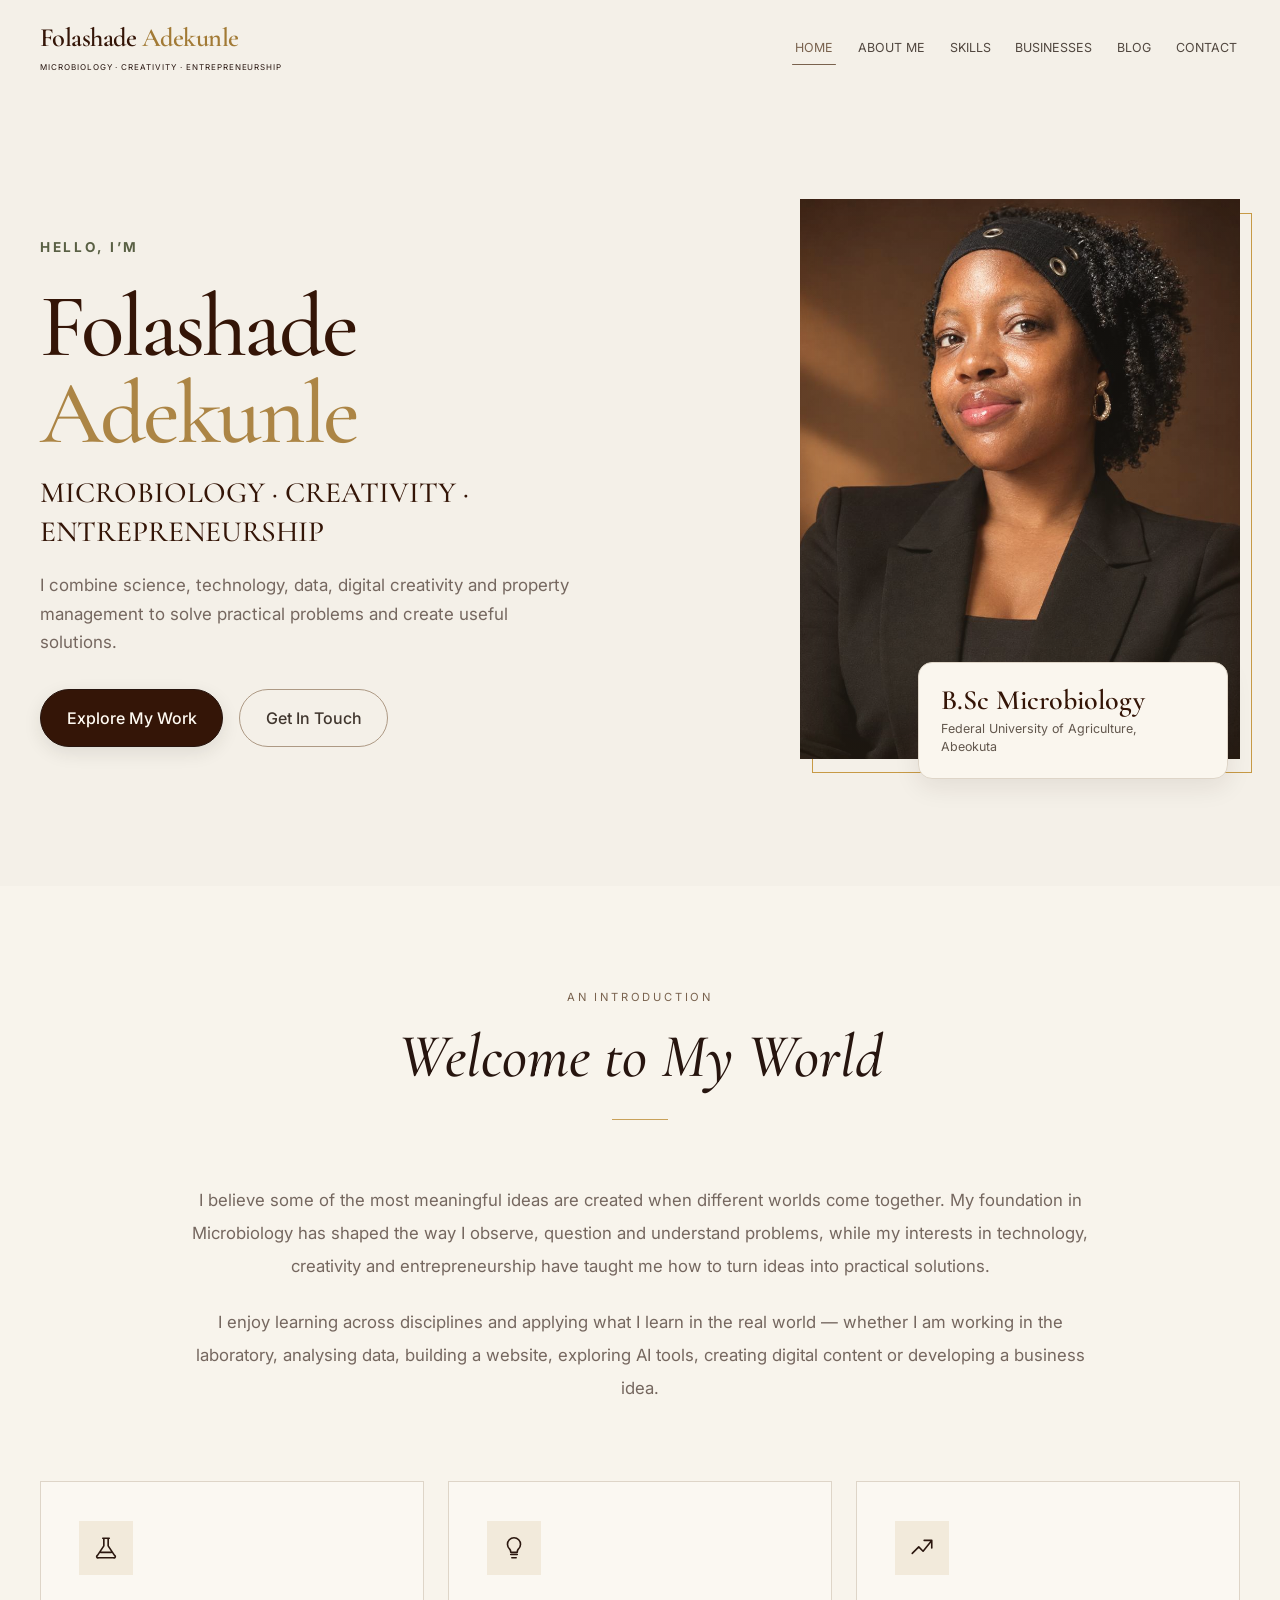
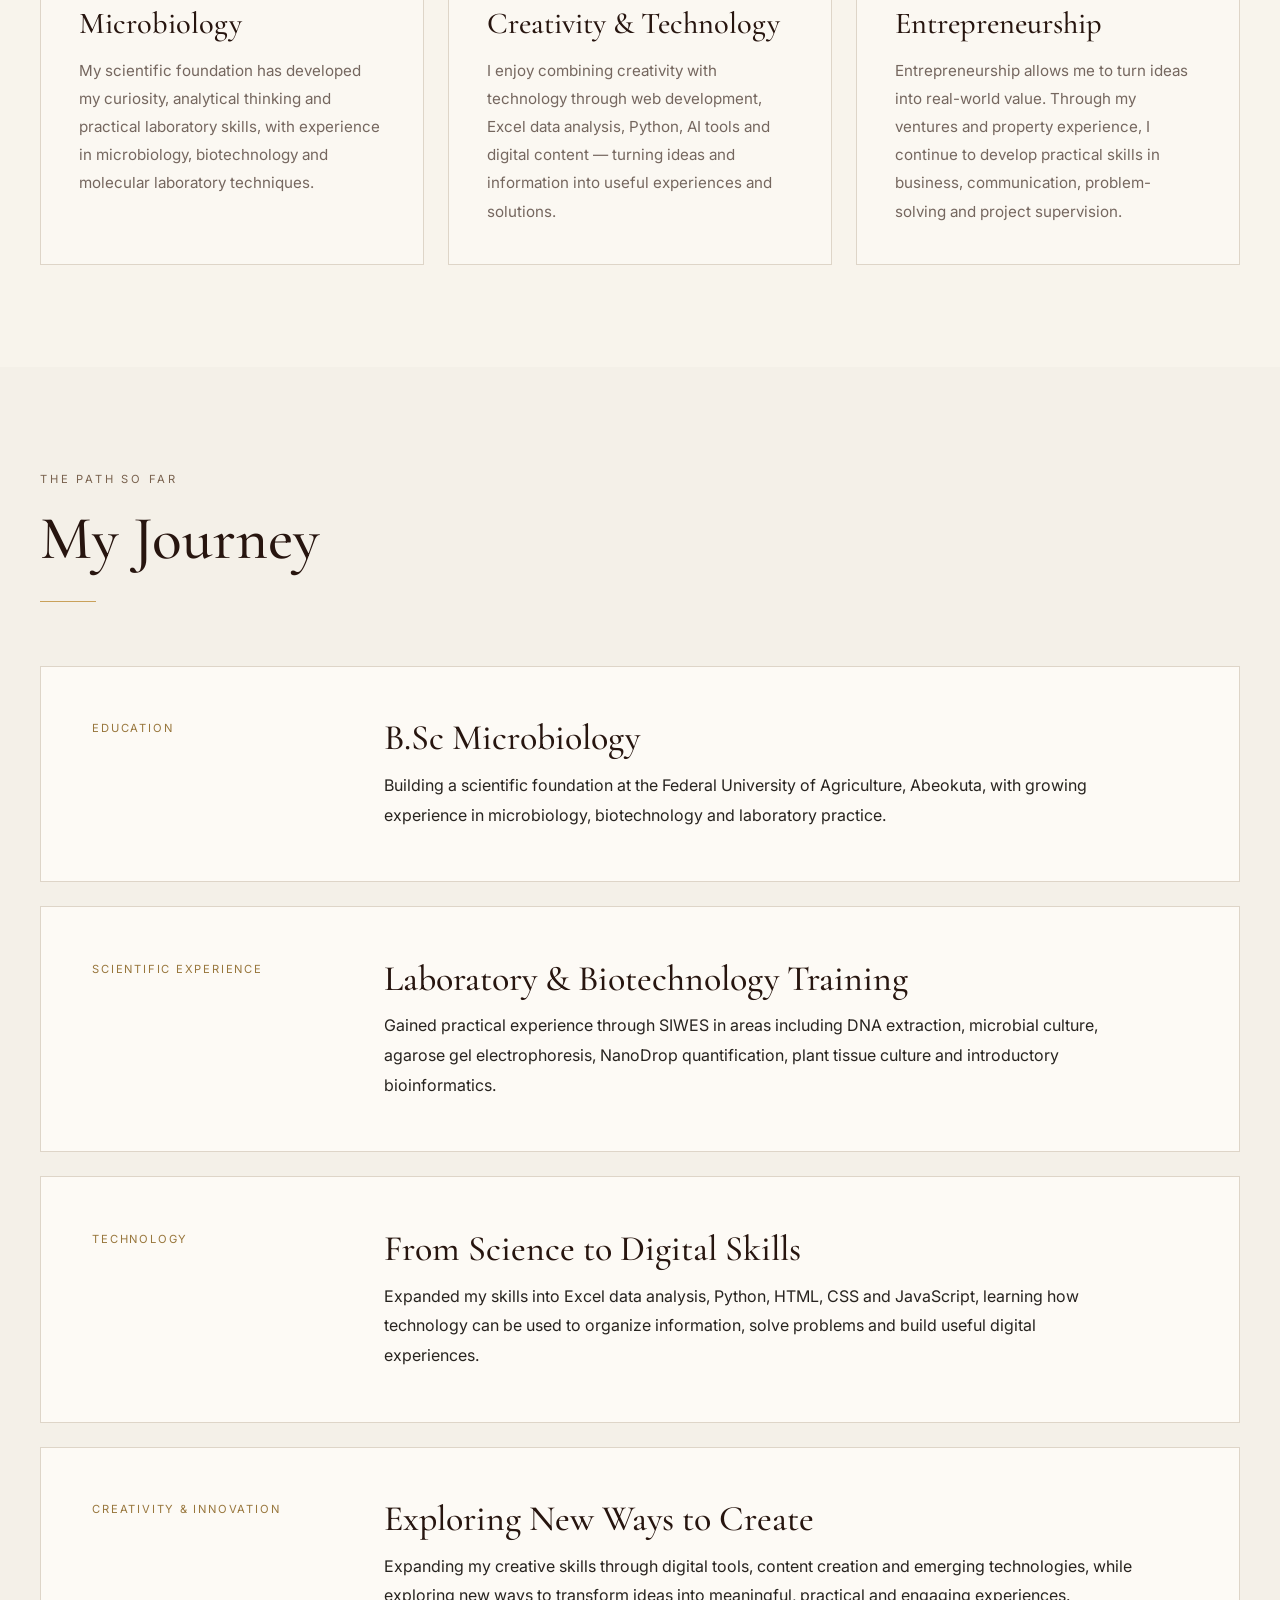
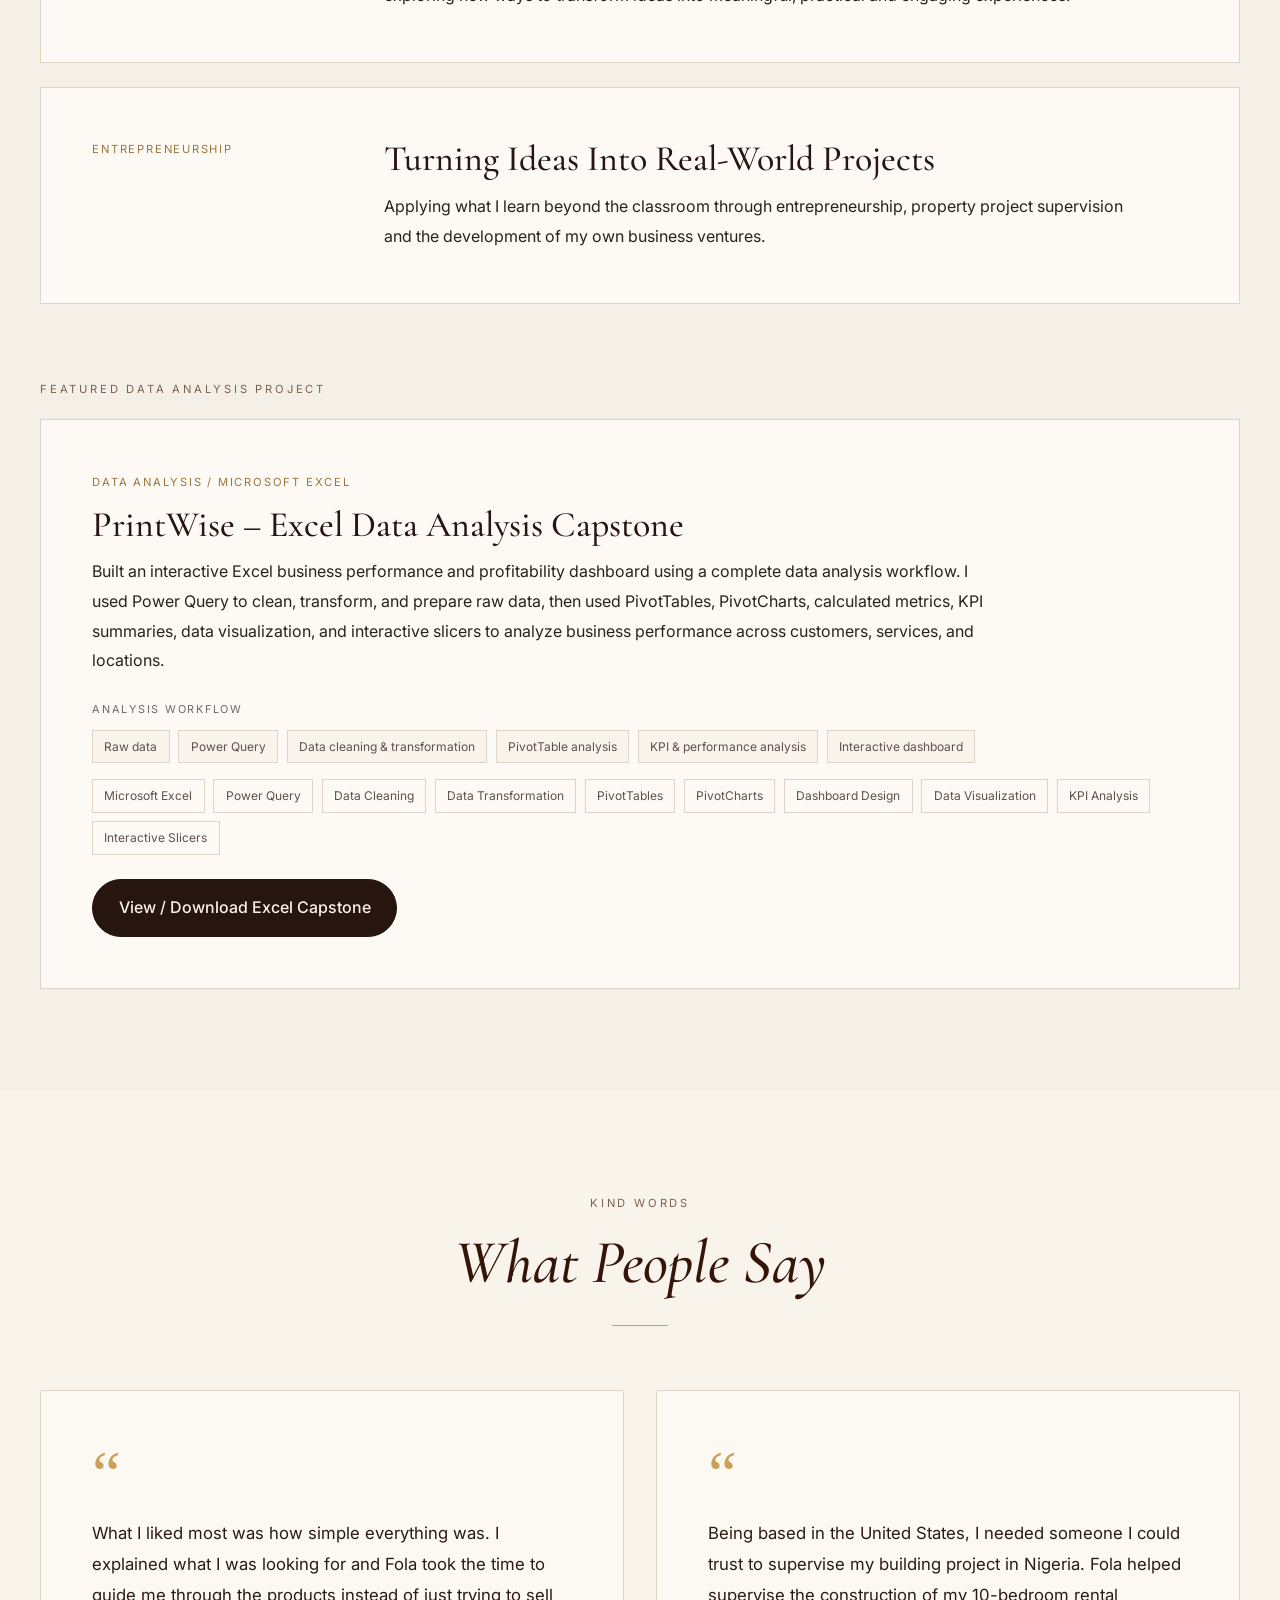
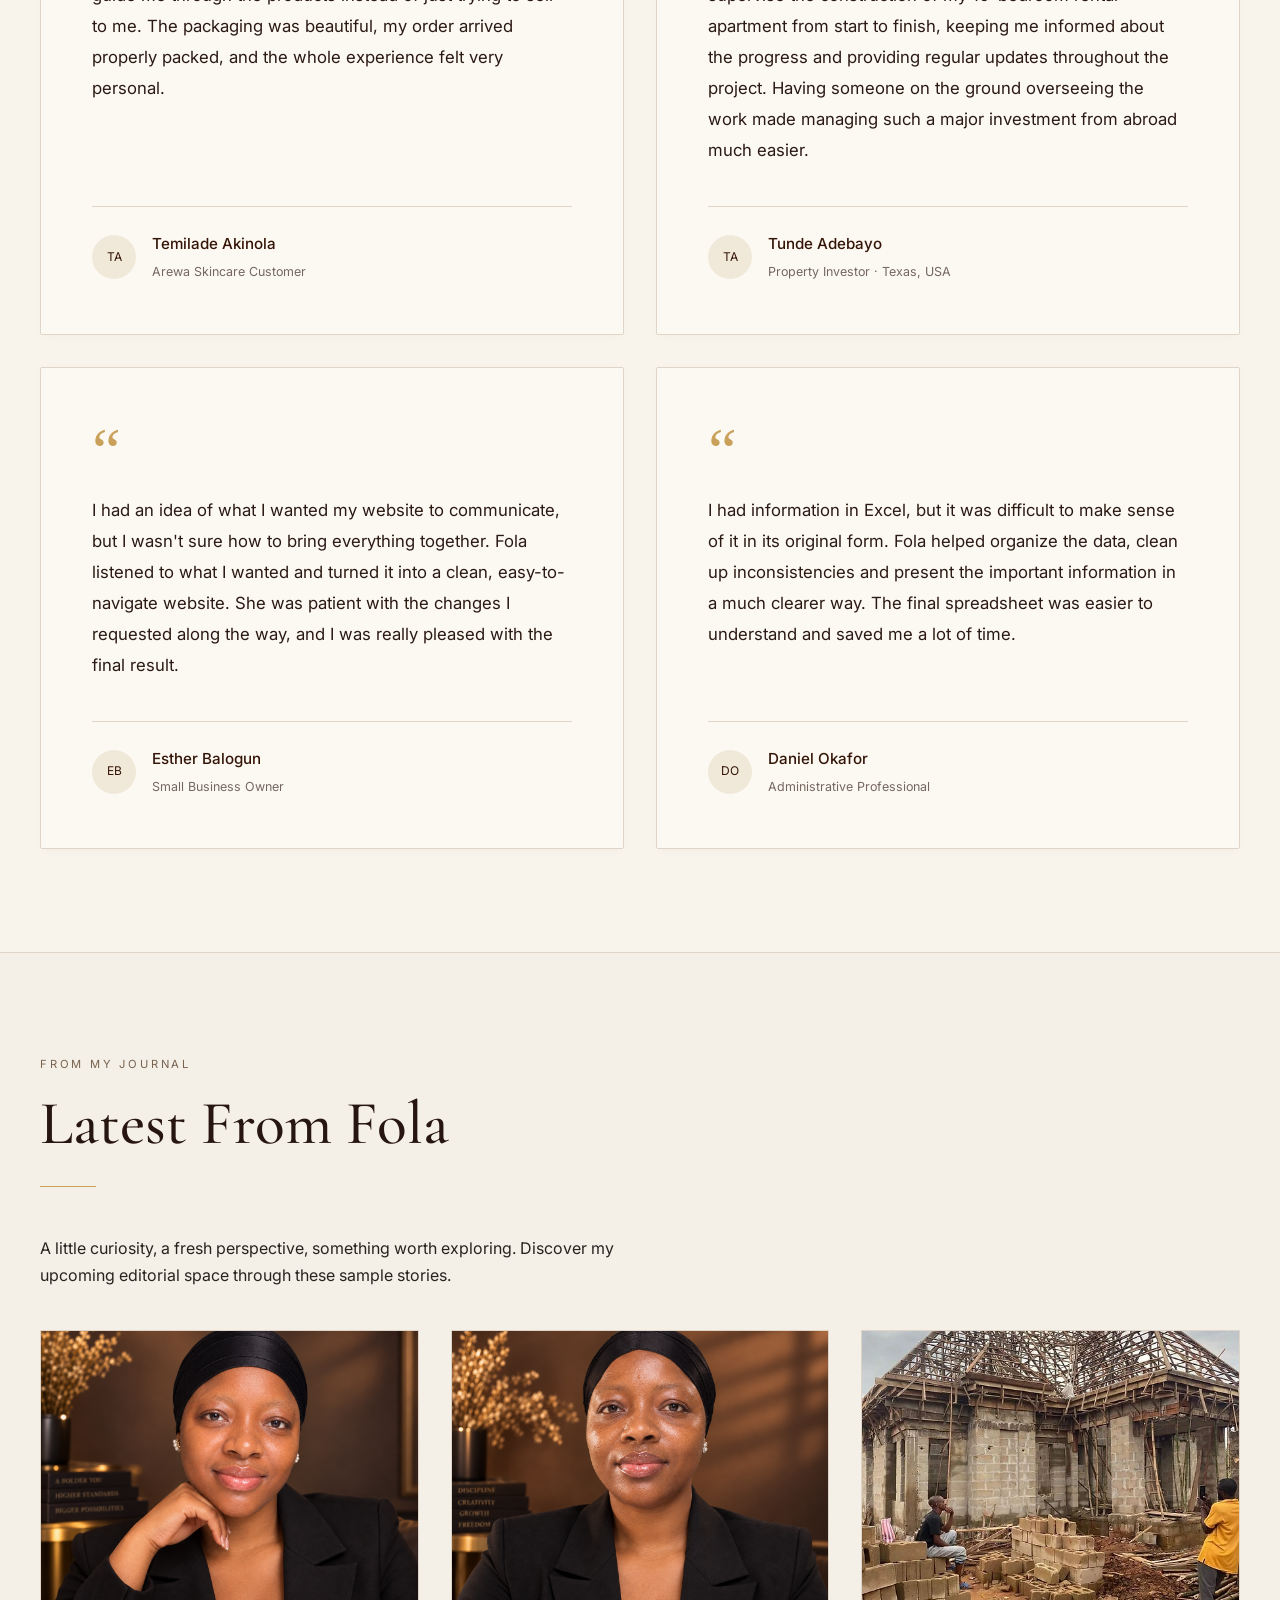
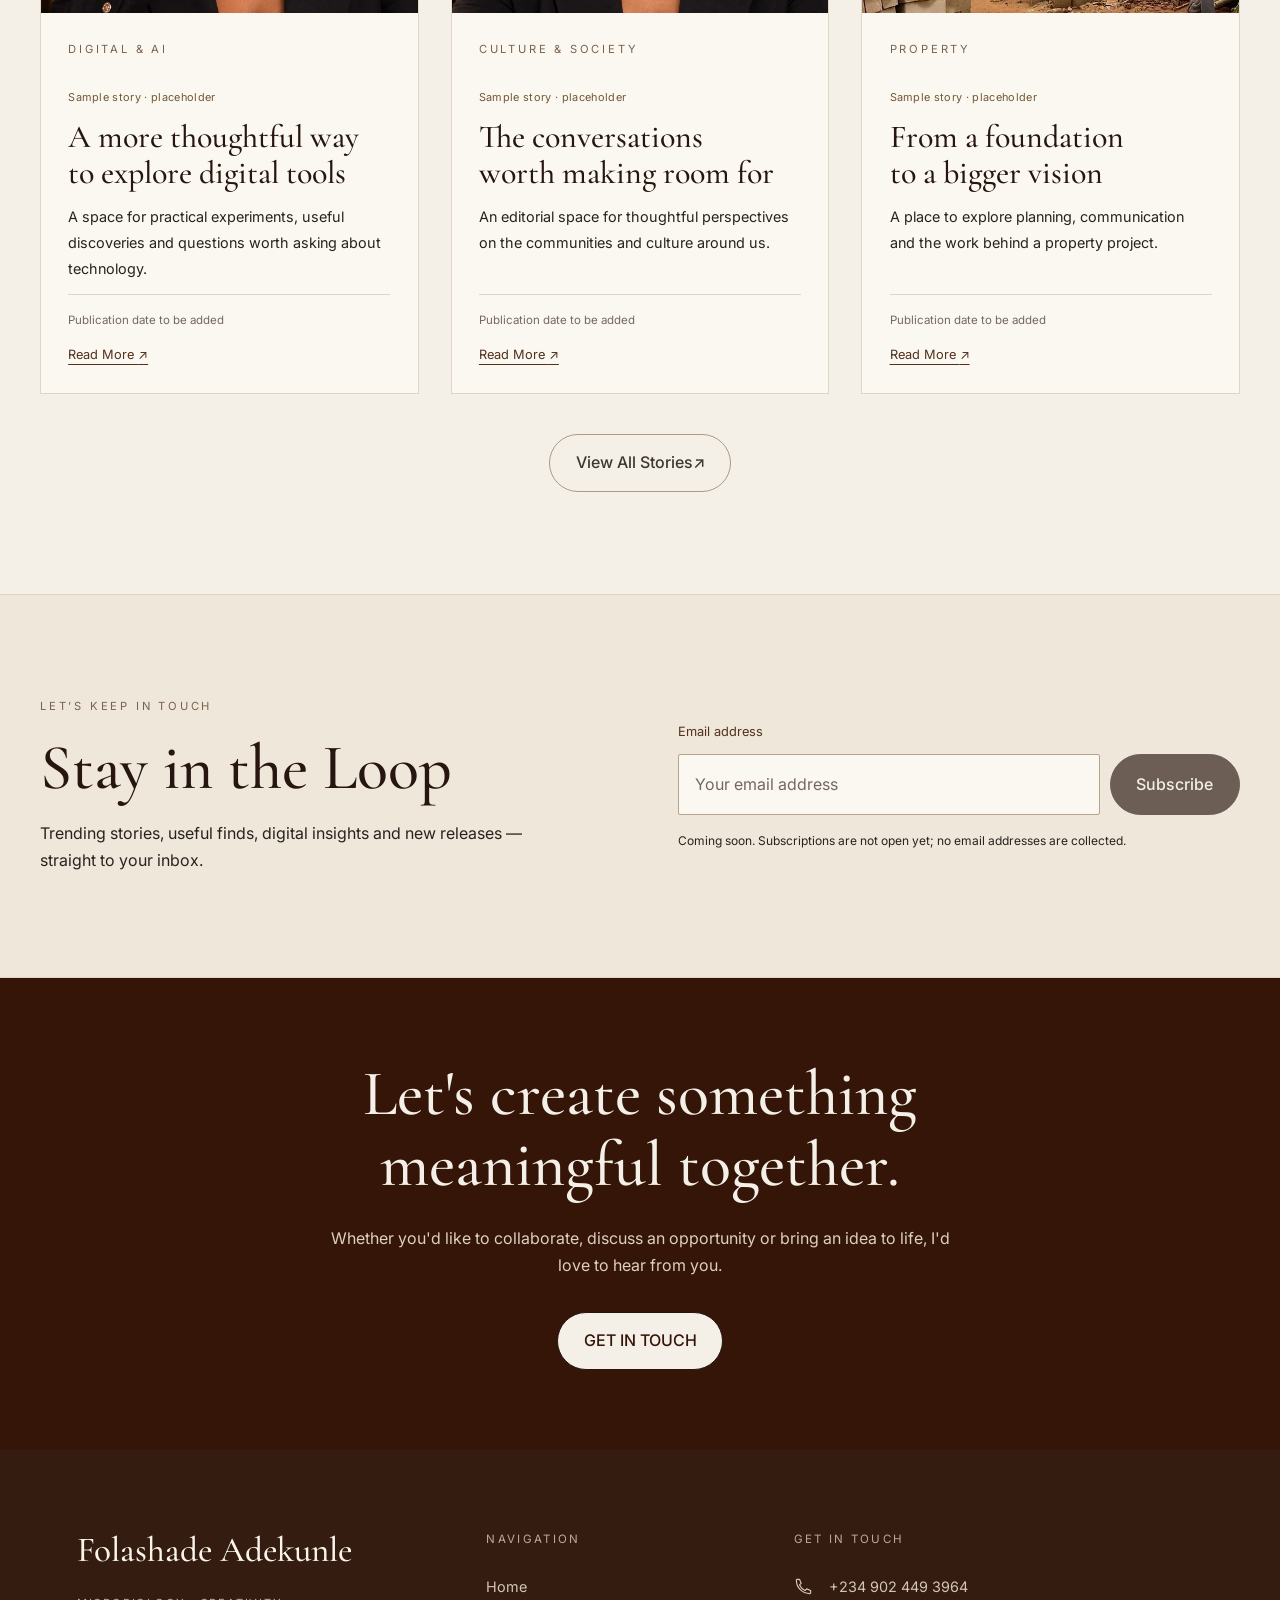
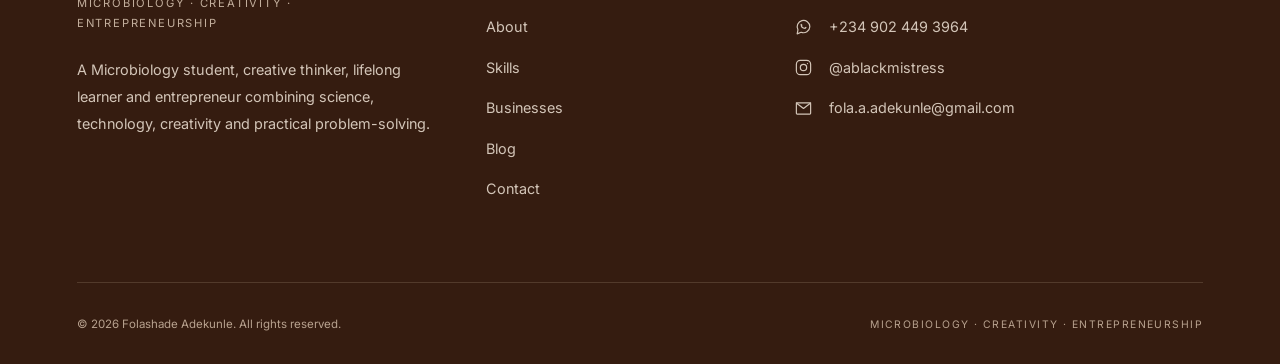
<file: index.html>
<!DOCTYPE html>
<html lang="en">
  <head>
    <meta charset="UTF-8" />
    <meta name="viewport" content="width=device-width, initial-scale=1.0" />
    <meta
      name="description"
      content="Portfolio website for Folashade Yetunde Adekunle — microbiology, data analytics, front-end development, bioinformatics, and property management."
    />
    <title>Folashade Adekunle | Portfolio</title>
    <link rel="stylesheet" href="https://fonts.googleapis.com/css2?family=Cormorant+Garamond:wght@500;600&family=Inter:wght@400;500;600&display=swap" />
    <link rel="stylesheet" href="style.css" />
    <link rel="stylesheet" href="editorial.css" />
    <link rel="icon">
  </head>
  <body class="editorial-portfolio">
    <header class="site-header editorial-header">
      <nav class="navbar container" aria-label="Main navigation">
        <a href="#home" class="brand" aria-label="Folashade Adekunle home">
          <span class="signature-name">Folashade <span>Adekunle</span></span>
          <span class="signature-caption">MICROBIOLOGY · CREATIVITY · ENTREPRENEURSHIP</span>
        </a>

        <button
          class="nav-toggle"
          type="button"
          aria-label="Open menu"
          aria-expanded="false"
          aria-controls="portfolio-navigation"
        >
          <span></span>
          <span></span>
          <span></span>
        </button>

        <div class="nav-menu" id="portfolio-navigation">
          <a href="#home" class="active">Home</a>
          <a href="#about">About Me</a>
          <a href="#skills">Skills</a>
          <a href="#businesses">Businesses</a>
          <a href="blog.html">Blog</a>
          <!-- Future main navigation: Courses / Shop and Book Me, when these pages launch. -->
          <a href="#contact">Contact</a>
        </div>
      </nav>
    </header>

    <main>
      <div id="home" tabindex="-1" class="page-section active home-view">
      <section class="hero section" aria-label="Introduction">
        <div class="container hero-grid">
          <div class="hero-content reveal">
            <p class="eyebrow hero-greeting">HELLO, I’M</p>
            <h1><span class="hero-first-name">Folashade</span> <span class="hero-last-name">Adekunle</span></h1>
            <p class="headline">MICROBIOLOGY · CREATIVITY · ENTREPRENEURSHIP</p>
            <p class="intro">
              I combine science, technology, data, digital creativity and property
              management to solve practical problems and create useful solutions.
            </p>
            <div class="hero-actions">
              <a href="#projects" class="button button-primary">Explore My Work</a>
              <a href="#contact" class="button button-secondary">Get In Touch</a>
            </div>
          </div>

          <div class="hero-visual reveal">
            <div class="profile-card glass">
              <div class="profile-background"></div>
              <div class="profile-image-shell">
                <img
                  src="images/profile/folashade.jpeg"
                  alt="Folashade Adekunle portrait"
                  class="profile-photo"
                />

              </div>
                <div class="hero-education">
                  <h2>B.Sc Microbiology</h2>
                  <p>Federal University of Agriculture,<br />Abeokuta</p>
                </div>
            </div>
          </div>
        </div>
      </section>

      <section class="section home-welcome" aria-labelledby="home-welcome-title">
        <div class="container">
          <div class="section-heading home-welcome-heading reveal">
            <p class="eyebrow">AN INTRODUCTION</p>
            <h2 id="home-welcome-title">Welcome to My World</h2>
          </div>
          <div class="home-welcome-copy reveal">
            <p>I believe some of the most meaningful ideas are created when different worlds come together. My foundation in Microbiology has shaped the way I observe, question and understand problems, while my interests in technology, creativity and entrepreneurship have taught me how to turn ideas into practical solutions.</p>
            <p>I enjoy learning across disciplines and applying what I learn in the real world — whether I am working in the laboratory, analysing data, building a website, exploring AI tools, creating digital content or developing a business idea.</p>
          </div>
          <div class="home-intro-grid">
            <div class="home-intro-reveal reveal"><article class="home-intro-card">
              <span class="home-intro-icon"><svg viewBox="0 0 24 24" fill="none" stroke="currentColor" stroke-width="1.5" stroke-linecap="round" stroke-linejoin="round" aria-hidden="true"><path d="M9 3h6M10 3v7l-6 9a1 1 0 0 0 1 2h14a1 1 0 0 0 1-2l-6-9V3M7 16h10"/></svg></span>
              <h3>Microbiology</h3><p>My scientific foundation has developed my curiosity, analytical thinking and practical laboratory skills, with experience in microbiology, biotechnology and molecular laboratory techniques.</p>
            </article></div>
            <div class="home-intro-reveal reveal"><article class="home-intro-card">
              <span class="home-intro-icon"><svg viewBox="0 0 24 24" fill="none" stroke="currentColor" stroke-width="1.5" stroke-linecap="round" stroke-linejoin="round" aria-hidden="true"><path d="M9 18h6M10 21h4M8 13a6 6 0 1 1 8 0c-1 1-1 2-1 3H9c0-1 0-2-1-3Z"/></svg></span>
              <h3>Creativity &amp; Technology</h3><p>I enjoy combining creativity with technology through web development, Excel data analysis, Python, AI tools and digital content — turning ideas and information into useful experiences and solutions.</p>
            </article></div>
            <div class="home-intro-reveal reveal"><article class="home-intro-card">
              <span class="home-intro-icon"><svg viewBox="0 0 24 24" fill="none" stroke="currentColor" stroke-width="1.5" stroke-linecap="round" stroke-linejoin="round" aria-hidden="true"><path d="m3 17 6-6 4 4 8-10M14 5h7v7"/></svg></span>
              <h3>Entrepreneurship</h3><p>Entrepreneurship allows me to turn ideas into real-world value. Through my ventures and property experience, I continue to develop practical skills in business, communication, problem-solving and project supervision.</p>
            </article></div>
          </div>
        </div>
      </section>
      <section id="projects" class="section home-journey" aria-labelledby="home-journey-title">
        <div class="container">
          <div class="section-heading reveal">
            <p class="eyebrow">THE PATH SO FAR</p>
            <h2 id="home-journey-title">My Journey</h2>
          </div>
          <div class="journey-list">
            <div class="home-journey-reveal reveal"><article class="journey-card">
              <p class="journey-category">EDUCATION</p>
              <div><h3>B.Sc Microbiology</h3><p>Building a scientific foundation at the Federal University of Agriculture, Abeokuta, with growing experience in microbiology, biotechnology and laboratory practice.</p></div>
            </article></div>
            <div class="home-journey-reveal reveal"><article class="journey-card">
              <p class="journey-category">SCIENTIFIC EXPERIENCE</p>
              <div><h3>Laboratory &amp; Biotechnology Training</h3><p>Gained practical experience through SIWES in areas including DNA extraction, microbial culture, agarose gel electrophoresis, NanoDrop quantification, plant tissue culture and introductory bioinformatics.</p></div>
            </article></div>
            <div class="home-journey-reveal reveal"><article class="journey-card">
              <p class="journey-category">TECHNOLOGY</p>
              <div><h3>From Science to Digital Skills</h3><p>Expanded my skills into Excel data analysis, Python, HTML, CSS and JavaScript, learning how technology can be used to organize information, solve problems and build useful digital experiences.</p></div>
            </article></div>
            <div class="home-journey-reveal reveal"><article class="journey-card">
              <p class="journey-category">CREATIVITY &amp; INNOVATION</p>
              <div><h3>Exploring New Ways to Create</h3><p>Expanding my creative skills through digital tools, content creation and emerging technologies, while exploring new ways to transform ideas into meaningful, practical and engaging experiences.</p></div>
            </article></div>
            <div class="home-journey-reveal reveal"><article class="journey-card">
              <p class="journey-category">ENTREPRENEURSHIP</p>
              <div><h3>Turning Ideas Into Real-World Projects</h3><p>Applying what I learn beyond the classroom through entrepreneurship, property project supervision and the development of my own business ventures.</p></div>
            </article></div>
          </div>
          <div class="capstone-feature reveal">
            <p class="eyebrow">FEATURED DATA ANALYSIS PROJECT</p>
            <article class="capstone-card">
              <p class="journey-category">DATA ANALYSIS / MICROSOFT EXCEL</p>
              <h3>PrintWise – Excel Data Analysis Capstone</h3>
              <p class="capstone-description">Built an interactive Excel business performance and profitability dashboard using a complete data analysis workflow. I used Power Query to clean, transform, and prepare raw data, then used PivotTables, PivotCharts, calculated metrics, KPI summaries, data visualization, and interactive slicers to analyze business performance across customers, services, and locations.</p>
              <div class="capstone-workflow">
                <p class="capstone-label">ANALYSIS WORKFLOW</p>
                <ol aria-label="Raw data, Power Query, data cleaning and transformation, PivotTable analysis, KPI and performance analysis, interactive dashboard">
                  <li>Raw data</li>
                  <li>Power Query</li>
                  <li>Data cleaning &amp; transformation</li>
                  <li>PivotTable analysis</li>
                  <li>KPI &amp; performance analysis</li>
                  <li>Interactive dashboard</li>
                </ol>
              </div>
              <ul class="capstone-tools" aria-label="Tools and skills">
                <li>Microsoft Excel</li>
                <li>Power Query</li>
                <li>Data Cleaning</li>
                <li>Data Transformation</li>
                <li>PivotTables</li>
                <li>PivotCharts</li>
                <li>Dashboard Design</li>
                <li>Data Visualization</li>
                <li>KPI Analysis</li>
                <li>Interactive Slicers</li>
              </ul>
              <a class="button capstone-link" href="resume/Excel/Folashade_Adekunle_PrintWise_Capstone.xlsx" download>View / Download Excel Capstone</a>
            </article>
          </div>
        </div>
      </section>

      <section id="testimonials" class="section" aria-labelledby="testimonials-title">
        <div class="container">
          <div class="section-heading testimonials-heading reveal">
            <p class="eyebrow">KIND WORDS</p>
            <h2 id="testimonials-title">What People Say</h2>
          </div>
          
          <div class="testimonials-grid">
            <article class="testimonial-card reveal">
              <span class="testimonial-quote" aria-hidden="true">“</span>
              <blockquote><p>What I liked most was how simple everything was. I explained what I was looking for and Fola took the time to guide me through the products instead of just trying to sell to me. The packaging was beautiful, my order arrived properly packed, and the whole experience felt very personal.</p></blockquote>
              <div class="testimonial-person">
                <span class="testimonial-initial" aria-hidden="true">TA</span>
                <div>
                  <p class="testimonial-name">Temilade Akinola</p>
                  <p class="testimonial-role">Arewa Skincare Customer</p>
                </div>
              </div>
            </article>

            <article class="testimonial-card reveal">
              <span class="testimonial-quote" aria-hidden="true">“</span>
              <blockquote><p>Being based in the United States, I needed someone I could trust to supervise my building project in Nigeria. Fola helped supervise the construction of my 10-bedroom rental apartment from start to finish, keeping me informed about the progress and providing regular updates throughout the project. Having someone on the ground overseeing the work made managing such a major investment from abroad much easier.</p></blockquote>
              <div class="testimonial-person">
                <span class="testimonial-initial" aria-hidden="true">TA</span>
                <div>
                  <p class="testimonial-name">Tunde Adebayo</p>
                  <p class="testimonial-role">Property Investor · Texas, USA</p>
                </div>
              </div>
            </article>

            <article class="testimonial-card reveal">
              <span class="testimonial-quote" aria-hidden="true">“</span>
              <blockquote><p>I had an idea of what I wanted my website to communicate, but I wasn't sure how to bring everything together. Fola listened to what I wanted and turned it into a clean, easy-to-navigate website. She was patient with the changes I requested along the way, and I was really pleased with the final result.</p></blockquote>
              <div class="testimonial-person">
                <span class="testimonial-initial" aria-hidden="true">EB</span>
                <div>
                  <p class="testimonial-name">Esther Balogun</p>
                  <p class="testimonial-role">Small Business Owner</p>
                </div>
              </div>
            </article>

            <article class="testimonial-card reveal">
              <span class="testimonial-quote" aria-hidden="true">“</span>
              <blockquote><p>I had information in Excel, but it was difficult to make sense of it in its original form. Fola helped organize the data, clean up inconsistencies and present the important information in a much clearer way. The final spreadsheet was easier to understand and saved me a lot of time.</p></blockquote>
              <div class="testimonial-person">
                <span class="testimonial-initial" aria-hidden="true">DO</span>
                <div>
                  <p class="testimonial-name">Daniel Okafor</p>
                  <p class="testimonial-role">Administrative Professional</p>
                </div>
              </div>
            </article>
          </div>
        </div>
      </section>


        <!-- editorial-home:start -->
<section class="section home-editorial" aria-labelledby="home-editorial-title"><div class="container"><div class="section-heading"><p class="eyebrow">FROM MY JOURNAL</p><h2 id="home-editorial-title">Latest From Fola</h2></div><p class="home-editorial-intro">A little curiosity, a fresh perspective, something worth exploring. Discover my upcoming editorial space through these sample stories.</p><div class="story-grid"><article class="story-card" data-story-category="Digital &amp; AI">
      <a class="story-image" href="story-digital-ai.html" tabindex="-1" aria-hidden="true"><img src="images/profile/fffola.png" alt="" loading="lazy" width="800" height="600" /></a>
      <div class="story-card-copy"><p class="eyebrow">Digital &amp; AI</p><span class="story-sample">Sample story · placeholder</span>
      <h3><a href="story-digital-ai.html">A more thoughtful way to explore digital tools</a></h3><p>A space for practical experiments, useful discoveries and questions worth asking about technology.</p>
      <div class="story-card-bottom"><p class="story-date"><span>Publication date to be added</span></p><a class="story-text-link" href="story-digital-ai.html" aria-label="Read more: A more thoughtful way to explore digital tools">Read More <span aria-hidden="true">↗</span></a></div></div>
    </article><article class="story-card" data-story-category="Culture &amp; Society">
      <a class="story-image" href="story-culture-society.html" tabindex="-1" aria-hidden="true"><img src="images/profile/folpotrait.png" alt="" loading="lazy" width="800" height="600" /></a>
      <div class="story-card-copy"><p class="eyebrow">Culture &amp; Society</p><span class="story-sample">Sample story · placeholder</span>
      <h3><a href="story-culture-society.html">The conversations worth making room for</a></h3><p>An editorial space for thoughtful perspectives on the communities and culture around us.</p>
      <div class="story-card-bottom"><p class="story-date"><span>Publication date to be added</span></p><a class="story-text-link" href="story-culture-society.html" aria-label="Read more: The conversations worth making room for">Read More <span aria-hidden="true">↗</span></a></div></div>
    </article><article class="story-card" data-story-category="Property">
      <a class="story-image" href="story-property.html" tabindex="-1" aria-hidden="true"><img src="images/properties/completed.webp" alt="" loading="lazy" width="800" height="600" /></a>
      <div class="story-card-copy"><p class="eyebrow">Property</p><span class="story-sample">Sample story · placeholder</span>
      <h3><a href="story-property.html">From a foundation to a bigger vision</a></h3><p>A place to explore planning, communication and the work behind a property project.</p>
      <div class="story-card-bottom"><p class="story-date"><span>Publication date to be added</span></p><a class="story-text-link" href="story-property.html" aria-label="Read more: From a foundation to a bigger vision">Read More <span aria-hidden="true">↗</span></a></div></div>
    </article></div><div class="editorial-home-action"><a class="button button-secondary" href="blog.html">View All Stories <span aria-hidden="true">↗</span></a></div></div></section>
<section class="newsletter-section section" aria-labelledby="newsletter-title"><div class="container newsletter-layout">
      <div><p class="eyebrow">LET’S KEEP IN TOUCH</p><h2 id="newsletter-title">Stay in the Loop</h2><p>Trending stories, useful finds, digital insights and new releases — straight to your inbox.</p></div>
      <!-- Connect a provider endpoint, enable these fields, and remove the preview handler only after integration. -->
      <form class="newsletter-form" data-newsletter-form data-provider="unconnected" aria-describedby="newsletter-note">
        <label for="newsletter-email">Email address</label><div class="newsletter-fields"><input id="newsletter-email" name="email" type="email" autocomplete="email" placeholder="Your email address" disabled /><button class="button" type="submit" disabled>Subscribe</button></div>
        <p id="newsletter-note" class="newsletter-note">Coming soon. Subscriptions are not open yet; no email addresses are collected.</p>
      </form></div></section>
<!-- editorial-home:end -->
<section class="home-ending" aria-label="Work together"><div class="container">
        <div class="footer-invitation reveal">
          <h2>Let's create something meaningful together.</h2>
          <p>Whether you'd like to collaborate, discuss an opportunity or bring an idea to life, I'd love to hear from you.</p>
          <div class="footer-actions">
            <a class="button footer-primary" href="#contact">GET IN TOUCH</a>
          </div>
        </div>
        </div></section>
      </div>

      <section id="about" hidden tabindex="-1" class="page-section section">
        <div class="container">
          <div class="about-split">
            <div class="about-introduction">
          <div class="section-heading welcome-heading reveal">
            <p class="eyebrow">AN INTRODUCTION</p>
            <h2>About Me</h2>
          </div>

          <div class="about-card welcome-copy reveal">
            <p>
              I am a Microbiology student with a strong interest in technology,
              digital problem-solving, and practical business growth. My work is
              grounded in Excel data analysis, Python learning, front-end web
              development, and a growing understanding of bioinformatics. I am
              also experienced in property management and project supervision,
              where I apply structure, communication, and operational oversight to
              ensure smooth results.
            </p>
            <p>
              I am skilled in HTML, CSS and JavaScript, and I continue to build
              my technical expertise in data analysis, web development, and
              scientific research support. My background brings together science,
              technology, communication, and management — allowing me to contribute
              effectively across digital and real-world environments.
            </p>
          </div>

              <div class="about-actions">
                <a class="button" href="#skills">View My Skills</a>
                <a class="button button-secondary" href="resume/Folashade_Adekunle_Resume.pdf" target="_blank" rel="noopener noreferrer">See My Resume</a>
              </div>
            </div>
            <div class="about-portrait"><img src="images/profile/4la.png" alt="Folashade Adekunle" /></div>
          </div>

          <section class="academic-section" aria-labelledby="academic-title">
            <header class="academic-heading">
              <p class="academic-eyebrow">ACADEMIC BACKGROUND</p>
              <h2 id="academic-title">Education</h2>
            </header>

            <div class="academic-panels">
              <article class="academic-panel academic-degree" aria-labelledby="academic-degree-title">
                <p class="academic-eyebrow">CURRENT</p>
                <h3 id="academic-degree-title">B.Sc Microbiology</h3>
                <p class="academic-university">Federal University of Agriculture, Abeokuta</p>
                <p class="academic-location">Ogun State, Nigeria</p>
                <p class="academic-description">Studying Microbiology with a focus on laboratory science, biotechnology, microbial analysis, molecular techniques and scientific research.</p>
              </article>

              <article class="academic-panel academic-laboratory" aria-labelledby="academic-laboratory-title">
                <p class="academic-eyebrow">FEATURED LABORATORY EXPERIENCE</p>
                <h3 id="academic-laboratory-title">Microbiology, Biotechnology &amp; Molecular Laboratory Practice</h3>
                <p class="academic-description">Practical laboratory experience involving microbial culturing, DNA extraction, fungal DNA isolation, agarose gel electrophoresis, NanoDrop quantification, plant tissue culture and basic bioinformatics.</p>
                <ul class="academic-techniques" aria-label="Laboratory skills">
                  <li>Microbial Culturing</li>
                  <li>DNA Extraction</li>
                  <li>Fungal DNA</li>
                  <li>Gel Electrophoresis</li>
                  <li>NanoDrop</li>
                  <li>Tissue Culture</li>
                  <li>Bioinformatics</li>
                </ul>
              </article>
            </div>
          </section>
        </div>
      <section class="core-values" aria-labelledby="core-values-title">
        <div class="container">
          <div class="section-heading core-values-heading reveal">
            <p class="eyebrow">MY CORE VALUES</p>
            <h2 id="core-values-title">What Drives Me</h2>
          </div>
          <div class="core-values-grid">
            <div class="core-value-reveal reveal">
              <article class="core-value-card">
                <span class="core-value-icon"><svg viewBox="0 0 24 24" fill="none" stroke="currentColor" stroke-width="1.5" stroke-linecap="round" stroke-linejoin="round" aria-hidden="true"><path d="M12 5c-3-2-6-2-9-1v15c3-1 6-1 9 1 3-2 6-2 9-1V4c-3-1-6-1-9 1Z"/><path d="M12 5v15"/></svg></span>
                <h3>Learn</h3>
                <p>I believe growth begins with curiosity. From Microbiology and laboratory science to technology, AI and business, I am always willing to learn, explore new ideas and develop skills that help me see possibilities from different perspectives.</p>
              </article>
            </div>
            <div class="core-value-reveal reveal">
              <article class="core-value-card">
                <span class="core-value-icon"><svg viewBox="0 0 24 24" fill="none" stroke="currentColor" stroke-width="1.5" stroke-linecap="round" stroke-linejoin="round" aria-hidden="true"><path d="m12 3 2.5 6.5L21 12l-6.5 2.5L12 21l-2.5-6.5L3 12l6.5-2.5L12 3Z"/><path d="M20 2v4M18 4h4"/></svg></span>
                <h3>Create</h3>
                <p>I enjoy turning ideas into something useful and meaningful — whether I am building a website, analysing data, creating digital content, developing a business idea or finding practical solutions to everyday problems.</p>
              </article>
            </div>
            <div class="core-value-reveal reveal">
              <article class="core-value-card">
                <span class="core-value-icon"><svg viewBox="0 0 24 24" fill="none" stroke="currentColor" stroke-width="1.5" stroke-linecap="round" stroke-linejoin="round" aria-hidden="true"><circle cx="12" cy="12" r="9"/><ellipse cx="12" cy="12" rx="4" ry="9"/><path d="M3 12h18"/></svg></span>
                <h3>Impact</h3>
                <p>I want the things I learn, build and create to have real value. Whether through science, technology, entrepreneurship or property, my goal is to solve problems, create opportunities and make a meaningful difference in the lives of others.</p>
              </article>
            </div>
          </div>
        </div>
      </section>

      </section>

      <section id="skills" hidden tabindex="-1" class="page-section section">
        <div class="container">
          <div class="section-heading reveal">
            <p class="eyebrow">WHAT I BRING</p>
            <h2>Skills & Expertise</h2>
          </div>

          <div class="skills-grid">
            <article class="skill-card glass reveal">
              <h3>Technology &amp; Web Development</h3>
              <ul>
                <li>HTML</li>
                <li>CSS</li>
                <li>JavaScript</li>
                <li>Python</li>
              </ul>
            </article>

            <article class="skill-card glass reveal">
              <h3>Data & Analysis</h3>
              <ul>
                <li>Microsoft Excel</li>
                <li>Power Query</li>
                <li>Data Cleaning</li>
                <li>Data Transformation</li>
                <li>PivotTables</li>
                <li>PivotCharts</li>
                <li>Dashboard Design</li>
                <li>Data Visualization</li>
                <li>KPI Analysis</li>
                <li>Business Performance Analysis</li>
                <li>Interactive Slicers</li>
              </ul>
            </article>

            <article class="skill-card glass reveal">
              <h3>Biotechnology & Laboratory</h3>
              <ul>
                <li>DNA extraction</li>
                <li>Gel electrophoresis</li>
                <li>Microbiology laboratory techniques</li>
              </ul>
            </article>

            <article class="skill-card glass reveal">
              <h3>Property & Business</h3>
              <ul>
                <li>Property management</li>
                <li>Building project supervision</li>
                <li>Client communication</li>
                <li>Real estate consultation</li>
              </ul>
            </article>
            <article class="skill-card glass reveal">
              <h3>Creative &amp; AI Tools</h3>
              <ul><li>AI-assisted visual content</li><li>Presentations</li><li>Digital content creation</li></ul>
            </article>
          </div>
        </div>
        <section class="skills-ending" aria-labelledby="skills-ending-title">
          <div class="container">
            <h2 id="skills-ending-title">Interested in working together?</h2>
            <p>Whether you're looking for web development, Excel data analysis, creative collaboration, or help bringing an idea to life — I'd love to connect.</p>
            <a class="button" href="#contact">GET IN TOUCH</a>
          </div>
        </section>
      </section>

      <section id="businesses" hidden tabindex="-1" class="page-section section business-view">
        <div class="container">
          <div class="section-heading reveal">
            <p class="eyebrow">My Businesses</p>
            <h2>Building value across beauty, wellness, and property services.</h2>
          </div>

          <div class="business-grid">
            <article class="business-card skincare-business-card reveal">
              <div class="business-visual skincare-visual">
                <img
                  src="images/skincare/skinremdy.png"
                  alt="Arewa Skincare Holy Grail product on warm stone"
                />
              </div>
              <div class="business-content skincare-content">
                <span class="business-tag skincare-tag">Beauty Brand</span>
                <h3>Arewa Skincare</h3>
                <p>
                  Beauty and skincare essentials created for simple, confident everyday care.
                </p>
                <a href="arewa-skincare.html" class="button skincare-button">Explore Arewa Skincare <span class="button-arrow" aria-hidden="true">→</span></a>
              </div>
            </article>

            <article class="business-card property-business-card glass reveal">
              <div class="business-visual">
                <img
                  src="images/properties/building.png"
                  alt="Workers pouring concrete at a building site"
                />
              </div>
              <div class="business-content">
                <span class="business-tag">Property Business</span>
                <h3>Arewa Properties</h3>
                <p>
                  Property acquisition, project supervision and management, from the ground up.
                </p>
                <a href="arewa-properties.html" class="button button-primary">Explore Arewa Properties <span class="button-arrow" aria-hidden="true">→</span></a>
              </div>
            </article>
          </div>
        </div>
      </section>

      <section id="contact" hidden tabindex="-1" class="page-section section">
        <div class="container">
          <div class="section-heading connect-heading reveal">
            <p class="eyebrow">REACH OUT</p>
            <h2>Let's Connect</h2>
          </div>
          <div class="connect-layout">
            <div class="connect-form-column reveal">
              <p class="connect-intro">Whether you'd like to collaborate, discuss an opportunity, connect professionally, or simply say hello — I'd love to hear from you.</p>
            <form class="contact-form">
              <div class="field-row">
                <label>
                  <span>YOUR NAME</span>
                  <input type="text" name="name" placeholder="Your name" />
                </label>
              </div>

              <div class="field-row">
                <label>
                  <span>EMAIL ADDRESS</span>
                  <input type="email" name="email" placeholder="Your email" />
                </label>
              </div>

              <div class="field-row">
                <label>
                  <span>SUBJECT</span>
                  <input type="text" name="subject" placeholder="Project or enquiry" />
                </label>
              </div>

              <div class="field-row">
                <label>
                  <span>MESSAGE</span>
                  <textarea name="message" rows="5" placeholder="Write your message here..."></textarea>
                </label>
              </div>

              <button type="submit" class="button button-primary">SEND MESSAGE</button>
              
            </form>
            </div>
            <aside class="connect-sidebar">
              <div class="contact-details-card reveal">
                <h3>Contact Details</h3>
<a class="contact-detail-row" href="mailto:fola.a.adekunle@gmail.com"><span class="contact-line-icon"><svg viewBox="0 0 24 24" fill="none" stroke="currentColor" stroke-width="1.4" aria-hidden="true"><rect x="3" y="5" width="18" height="14" rx="1"/><path d="m3 5 9 7 9-7"/></svg></span><span><span class="contact-detail-label">EMAIL</span>fola.a.adekunle@gmail.com</span></a><a class="contact-detail-row" href="https://wa.me/2349024493964"><span class="contact-line-icon"><svg viewBox="0 0 24 24" fill="none" stroke="currentColor" stroke-width="1.4" aria-hidden="true"><path d="M20 11a8 8 0 0 1-11 7L4 20l1-5A8 8 0 1 1 20 11Z"/></svg></span><span><span class="contact-detail-label">WHATSAPP</span>+234 902 449 3964</span></a><a class="contact-detail-row" href="https://www.instagram.com/ablackmistress/"><span class="contact-line-icon"><svg viewBox="0 0 24 24" fill="none" stroke="currentColor" stroke-width="1.4" aria-hidden="true"><rect x="3" y="3" width="18" height="18" rx="4"/><circle cx="12" cy="12" r="4"/><path d="M17 7h.01"/></svg></span><span><span class="contact-detail-label">INSTAGRAM</span>@ablackmistress</span></a>
              </div>
              <div class="opportunities-card reveal">
                <h3>Open to Opportunities</h3>
                <p>I’m open to freelance projects, collaborations, web development, Excel data analysis, property-related opportunities and creative projects. If you have an idea or opportunity you'd like to discuss, feel free to reach out.</p>
              </div>
            </aside>
          </div>
        </div>
      </section>
    </main>

    <footer class="site-footer editorial-footer">
      <div class="container">
        <div class="footer-columns">
          <div class="footer-profile">
            <h3>Folashade Adekunle</h3>
            <p class="footer-caption">MICROBIOLOGY · CREATIVITY · ENTREPRENEURSHIP</p>
            <p>A Microbiology student, creative thinker, lifelong learner and entrepreneur combining science, technology, creativity and practical problem-solving.</p>
          </div>
          <nav aria-label="Footer navigation">
            <h4>NAVIGATION</h4>
            <a href="#home">Home</a><a href="#about">About</a><a href="#skills">Skills</a>
            <a href="#businesses">Businesses</a><a href="blog.html">Blog</a><a href="#contact">Contact</a>
          </nav>
          <div class="footer-contact-details">
            <h4>GET IN TOUCH</h4>
            <a class="footer-contact-link" href="tel:+2349024493964" aria-label="Phone: +234 902 449 3964"><svg viewBox="0 0 24 24" fill="none" stroke="currentColor" stroke-width="1.5" stroke-linecap="round" stroke-linejoin="round" aria-hidden="true"><path d="M7 3H4a1 1 0 0 0-1 1c0 9.4 7.6 17 17 17a1 1 0 0 0 1-1v-3l-5-2-2 2a14 14 0 0 1-7-7l2-2-2-5Z"/></svg><span>+234 902 449 3964</span></a>
            <a class="footer-contact-link" href="https://wa.me/2349024493964" aria-label="WhatsApp: +234 902 449 3964" target="_blank" rel="noopener noreferrer"><svg viewBox="0 0 24 24" fill="none" stroke="currentColor" stroke-width="1.5" stroke-linecap="round" stroke-linejoin="round" aria-hidden="true"><path d="M20 11a8 8 0 0 1-11 7L4 20l1-5A8 8 0 1 1 20 11Z"/><path d="M9 8c0 3 2 5 5 5l1-1M9 8l1 1"/></svg><span>+234 902 449 3964</span></a>
            <a class="footer-contact-link" href="https://www.instagram.com/ablackmistress/" aria-label="Instagram: @ablackmistress" target="_blank" rel="noopener noreferrer"><svg viewBox="0 0 24 24" fill="none" stroke="currentColor" stroke-width="1.5" stroke-linecap="round" stroke-linejoin="round" aria-hidden="true"><rect x="3" y="3" width="18" height="18" rx="5"/><circle cx="12" cy="12" r="4"/><path d="M17 7h.01"/></svg><span>@ablackmistress</span></a>
            <a class="footer-contact-link" href="mailto:fola.a.adekunle@gmail.com" aria-label="Email: fola.a.adekunle@gmail.com"><svg viewBox="0 0 24 24" fill="none" stroke="currentColor" stroke-width="1.5" stroke-linecap="round" stroke-linejoin="round" aria-hidden="true"><rect x="3" y="5" width="18" height="14" rx="1"/><path d="m3 5 9 7 9-7"/></svg><span>fola.a.adekunle@gmail.com</span></a>
          </div>
        </div>
        <div class="footer-bottom">
          <p>© <span id="year">2026</span> Folashade Adekunle. All rights reserved.</p>
          <p>MICROBIOLOGY · CREATIVITY · ENTREPRENEURSHIP</p>
        </div>
      </div>
    </footer>



    <script src="script.js"></script>
    <script src="editorial.js"></script>
  </body>
</html>
</file>
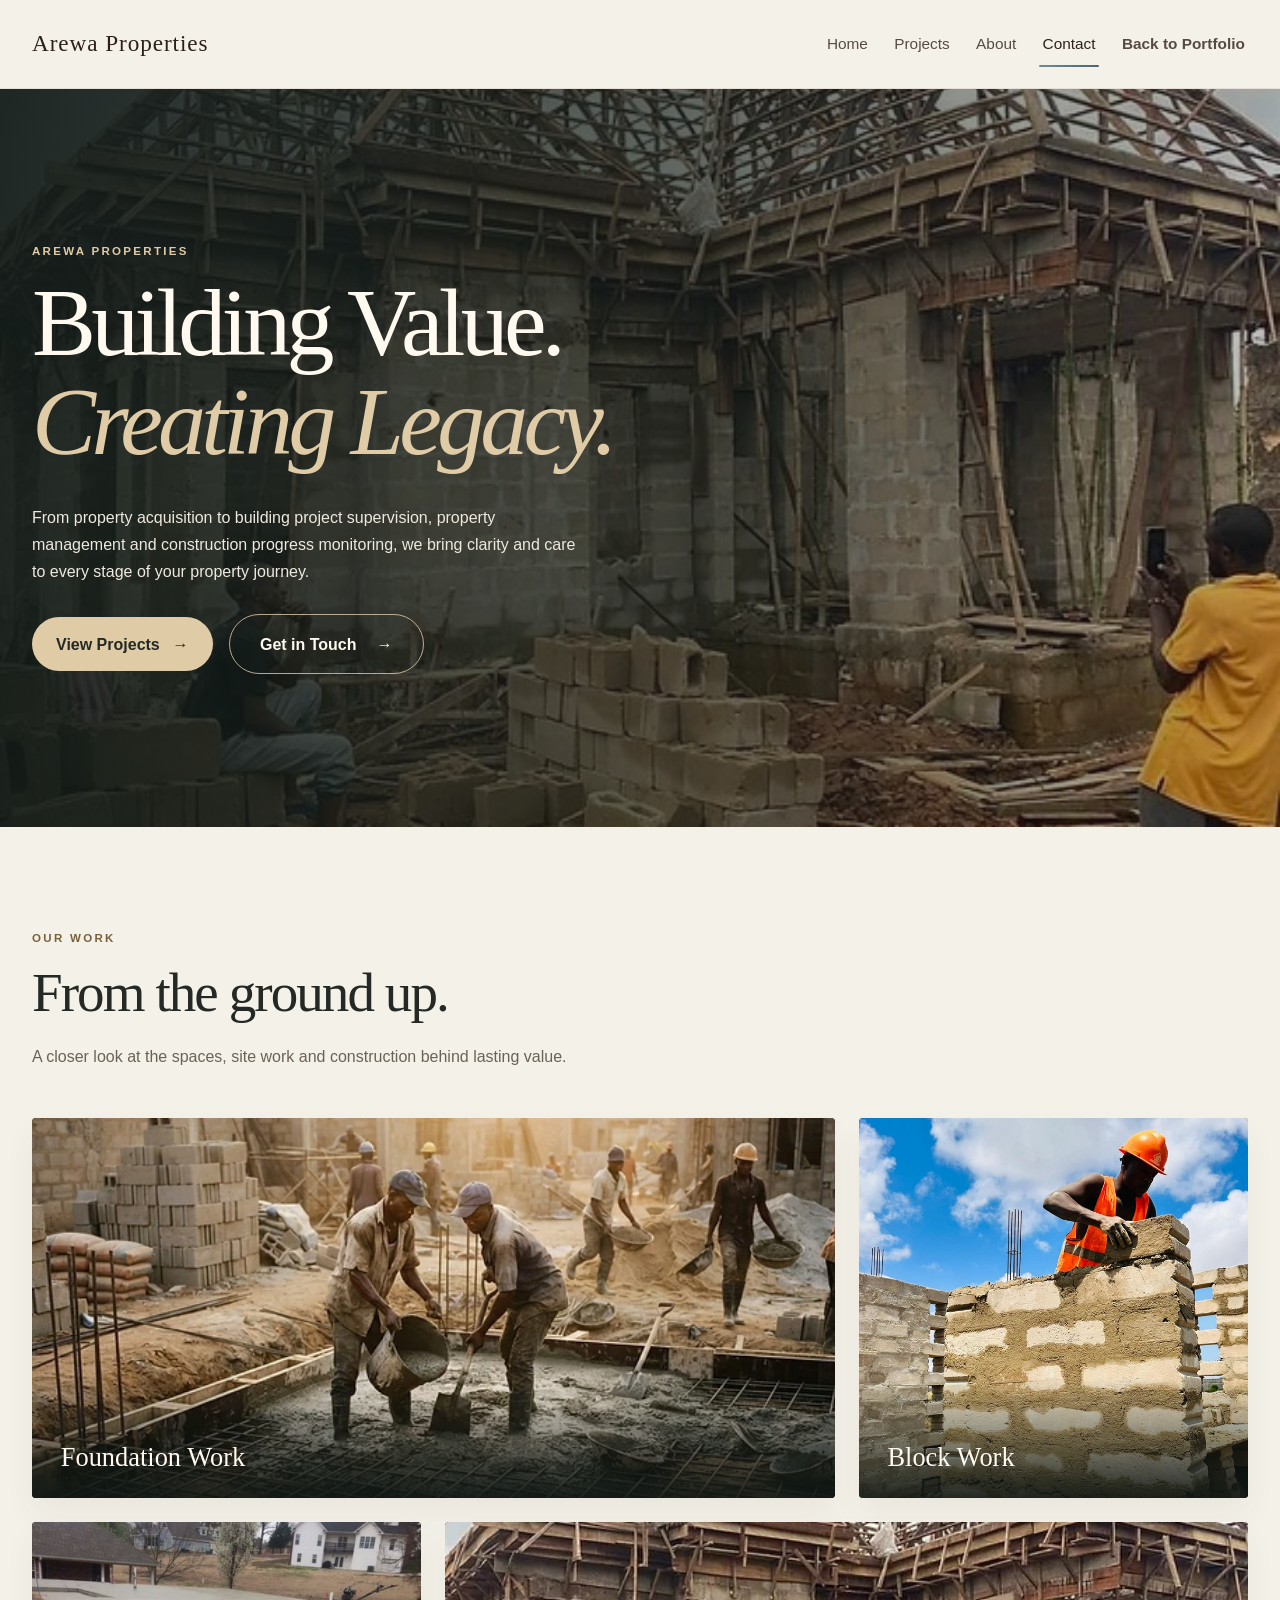
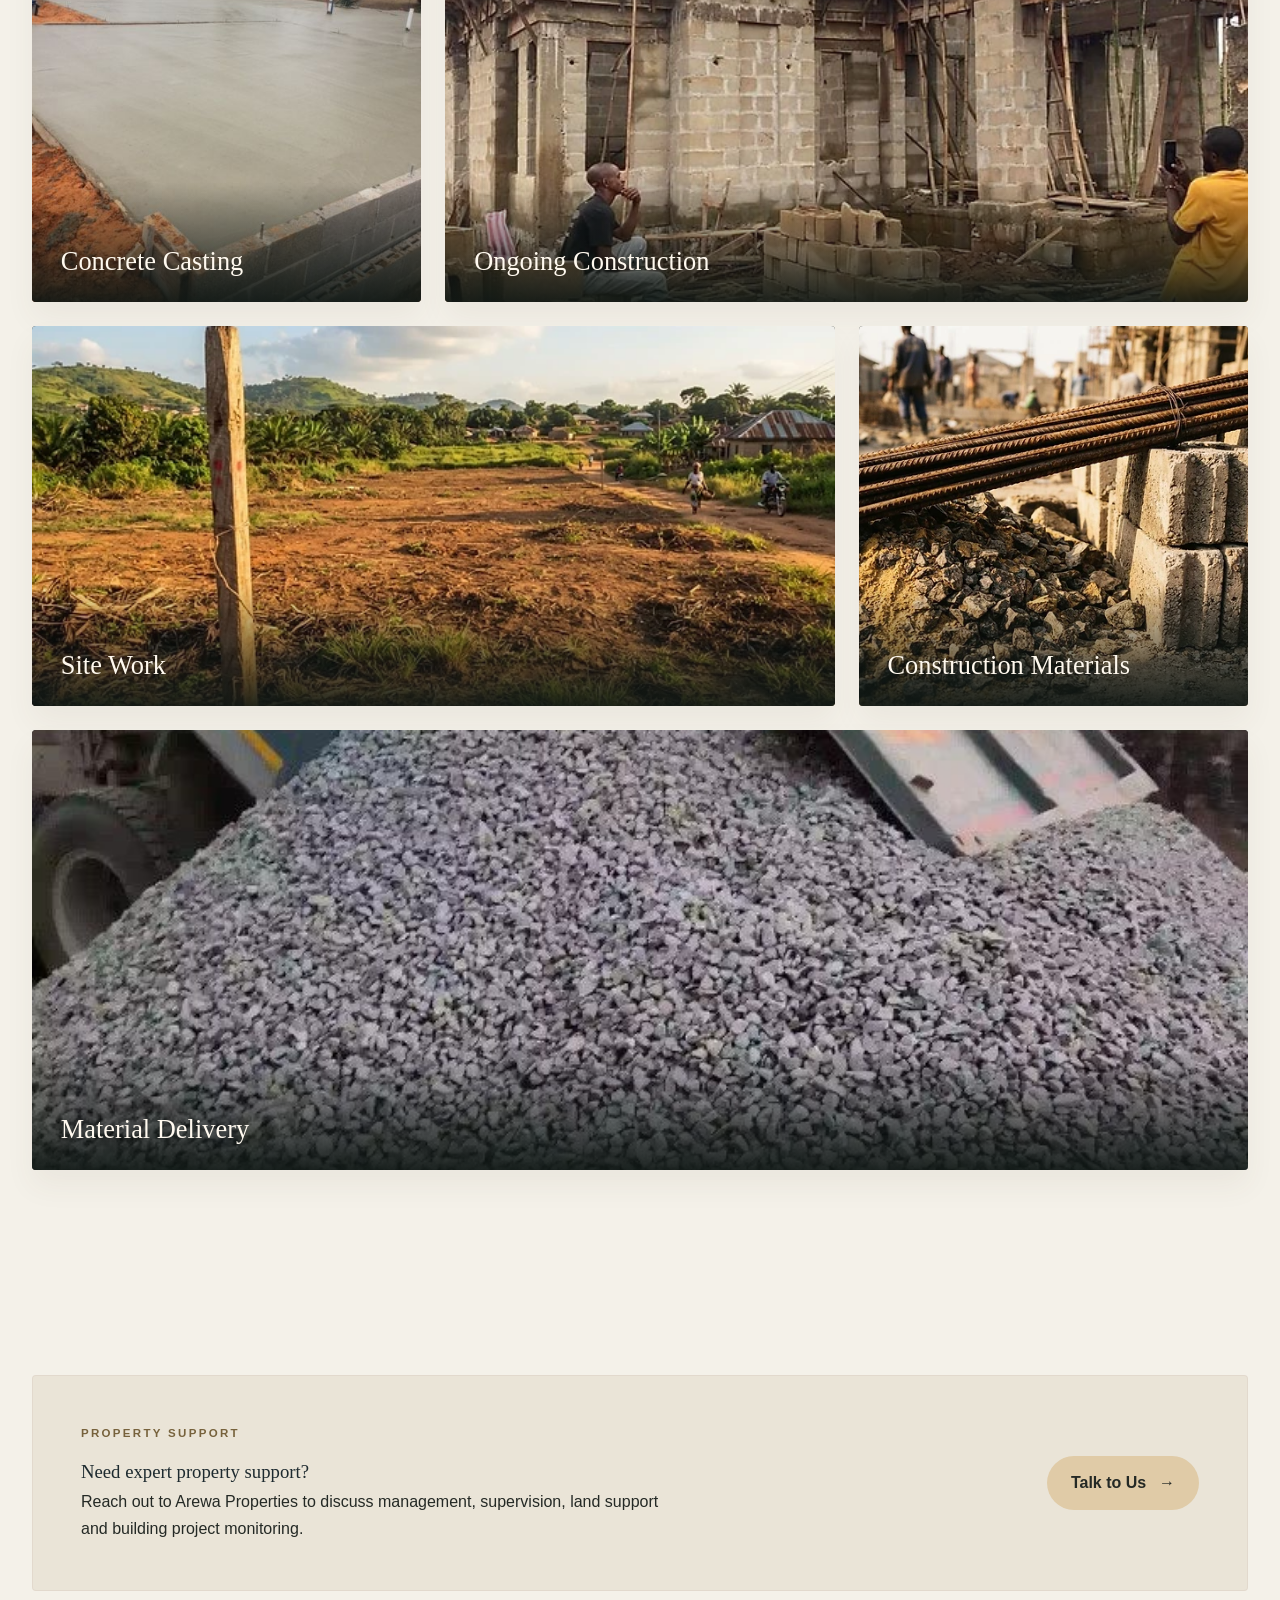
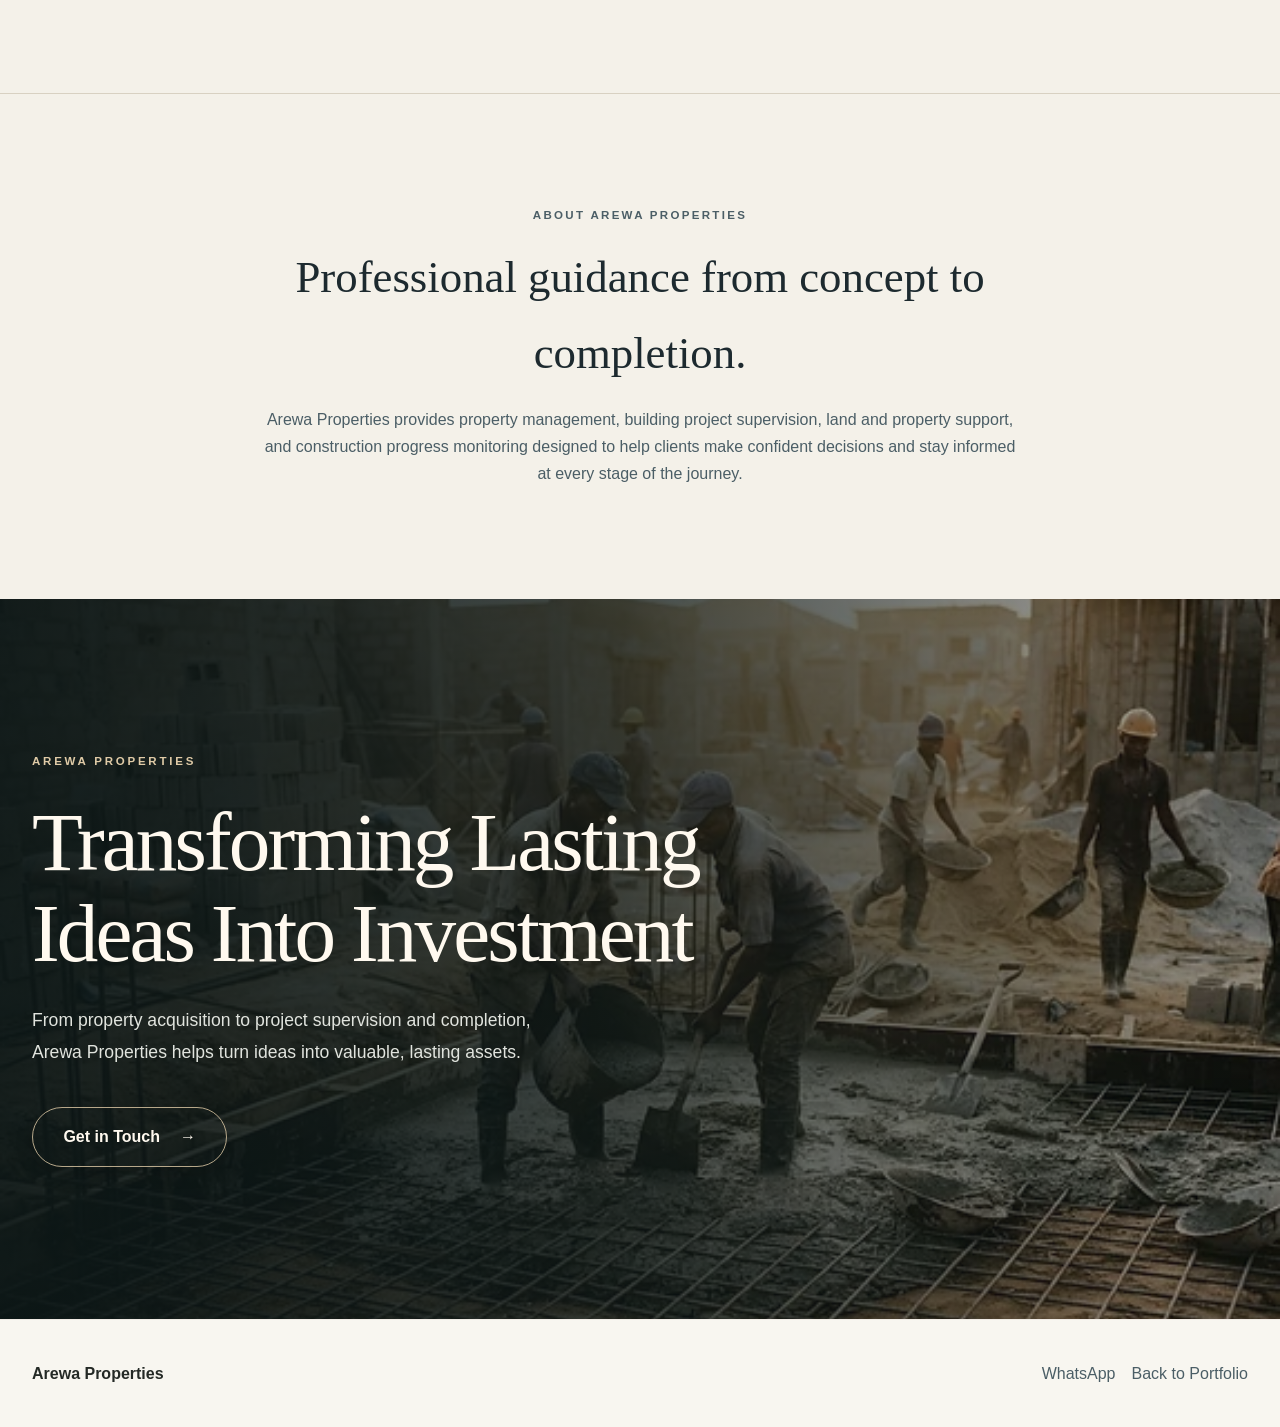
<file: arewa-properties.html>
<!DOCTYPE html>
<html lang="en">
  <head>
    <meta charset="UTF-8" />
    <meta name="viewport" content="width=device-width, initial-scale=1.0" />
    <meta
      name="description"
      content="Arewa Properties — professional property management and project supervision services."
    />
    <title>Arewa Properties</title>
    <link rel="stylesheet" href="style.css" />
  </head>
  <body class="brand-page property-page">
    <header class="brand-header">
      <nav class="brand-navbar container" aria-label="Arewa Properties navigation">
        <a href="index.html" class="brand-logo">Arewa Properties</a>

        <button
          class="nav-toggle brand-nav-toggle"
          type="button"
          aria-label="Open menu"
          aria-expanded="false"
        >
          <span></span>
          <span></span>
          <span></span>
        </button>

        <div class="nav-menu brand-nav-menu">
          <a href="index.html">Home</a>
          <a href="#projects">Projects</a>
          <a href="#about">About</a>
          <a href="#contact">Contact</a>
          <a href="index.html" class="back-link">Back to Portfolio</a>
        </div>
      </nav>
    </header>

    <main>
      <section class="brand-hero property-hero section">
        <div class="container brand-hero-grid">
          <div class="brand-hero-copy reveal">
            <p class="brand-kicker">AREWA PROPERTIES</p>
            <h1>Building Value.<br /><em>Creating Legacy.</em></h1>
            <p>
              From property acquisition to building project supervision, property
              management and construction progress monitoring, we bring clarity
              and care to every stage of your property journey.
            </p>
            <div class="brand-actions">
              <a href="#projects" class="brand-button primary">View Projects</a>
              <a href="https://wa.me/2349024493964?text=Hello%20Arewa%20Properties%2C%20I%20would%20like%20to%20learn%20more%20about%20your%20services."
                class="investment-button"
                target="_blank"
                rel="noreferrer"
              >
                Get in Touch <span class="investment-arrow" aria-hidden="true">→</span>
              </a>
            </div>
          </div>

          <div class="brand-hero-visual">
            <div class="brand-image-frame property-frame">
              <img
                src="images/properties/completed.webp"
                alt="Building under construction with exposed roof framing"
              />
            </div>
          </div>
        </div>
      </section>

      <section id="projects" class="brand-products section">
        <div class="container">
          <div class="section-title reveal">
            <p class="brand-kicker">OUR WORK</p>
            <h2>From the ground up.</h2>
            <p class="editorial-intro">A closer look at the spaces, site work and construction behind lasting value.</p>
          </div>

          <div class="products-grid property-grid">
            <article class="product-card reveal">
              <div class="property-project-image">
                <img src="images/properties/foundation.webp" alt="Workers pouring concrete over steel reinforcement" loading="lazy" decoding="async" />
              </div>
              <div class="product-body">
                <h4>Foundation Work</h4>
              </div>
            </article>

            <article class="product-card reveal">
              <div class="property-project-image">
                <img src="images/properties/buildding.jpg" alt="Worker laying concrete blocks on a construction site" loading="lazy" decoding="async" />
              </div>
              <div class="product-body">
                <h4>Block Work</h4>
              </div>
            </article>

            <article class="product-card reveal">
              <div class="property-project-image">
                <img src="images/properties/casting.jpg" alt="Freshly cast concrete slab" loading="lazy" decoding="async" />
              </div>
              <div class="product-body">
                <h4>Concrete Casting</h4>
              </div>
            </article>

            <article class="product-card reveal">
              <div class="property-project-image">
                <img src="images/properties/completed.webp" alt="Building under construction with exposed roof framing" loading="lazy" decoding="async" />
              </div>
              <div class="product-body">
                <h4>Ongoing Construction</h4>
              </div>
            </article>

            <article class="product-card reveal">
              <div class="property-project-image">
                <img src="images/properties/land%20acquisition.webp" alt="Open land beside a road" loading="lazy" decoding="async" />
              </div>
              <div class="product-body">
                <h4>Site Work</h4>
              </div>
            </article>

            <article class="product-card reveal">
              <div class="property-project-image">
                <img src="images/properties/materials.webp" alt="Steel reinforcement, concrete blocks and aggregate on site" loading="lazy" decoding="async" />
              </div>
              <div class="product-body">
                <h4>Construction Materials</h4>
              </div>
            </article>

            <article class="product-card reveal">
              <div class="property-project-image">
                <img src="images/properties/granite.jpg" alt="Tipper truck unloading aggregate on site" loading="lazy" decoding="async" />
              </div>
              <div class="product-body">
                <h4>Material Delivery</h4>
              </div>
            </article>
          </div>
        </div>
      </section>

      <section class="whatsapp-cta section">
        <div class="container whatsapp-box reveal">
          <div>
            <p class="brand-kicker">PROPERTY SUPPORT</p>
            <h3>Need expert property support?</h3>
            <p>
              Reach out to Arewa Properties to discuss management, supervision,
              land support and building project monitoring.
            </p>
          </div>
          <a
            href="https://wa.me/2349024493964?text=Hello%20Arewa%20Properties%2C%20I%20would%20like%20to%20learn%20more%20about%20your%20services."
            class="brand-button primary"
            target="_blank"
            rel="noreferrer"
          >
            Talk to Us
          </a>
        </div>
      </section>

      <section id="about" class="brand-story section">
        <div class="container brand-story-inner reveal">
          <p class="brand-kicker">ABOUT AREWA PROPERTIES</p>
          <h3>Professional guidance from concept to completion.</h3>
          <p>
            Arewa Properties provides property management, building project
            supervision, land and property support, and construction progress
            monitoring designed to help clients make confident decisions and stay
            informed at every stage of the journey.
          </p>
        </div>
      </section>
      <section id="contact" class="investment-cta" aria-labelledby="investment-title">
        <div class="container reveal">
          <p class="investment-label">AREWA PROPERTIES</p>
          <h2 id="investment-title">Transforming Lasting Ideas Into Investment</h2>
          <p class="investment-description">
            From property acquisition to project supervision and completion, Arewa Properties helps turn ideas into valuable, lasting assets.
          </p>
          <a
            href="https://wa.me/2349024493964?text=Hello%20Arewa%20Properties%2C%20I%20would%20like%20to%20learn%20more%20about%20your%20services."
            class="investment-button"
            target="_blank"
            rel="noopener noreferrer"
          >
            Get in Touch <span class="investment-arrow" aria-hidden="true">→</span>
          </a>
        </div>
      </section>
    </main>

    <footer class="brand-footer">
      <div class="container footer-inner">
        <div>
          <h4>Arewa Properties</h4>
        </div>
        <div class="footer-links">
          <a href="https://wa.me/2349024493964?text=Hello%20Arewa%20Properties%2C%20I%20would%20like%20to%20learn%20more%20about%20your%20services."
            target="_blank"
            rel="noreferrer"
          >
            WhatsApp
          </a>
          <a href="index.html">Back to Portfolio</a>
        </div>
      </div>
    </footer>

    <script src="script.js"></script>
  </body>
</html>
</file>
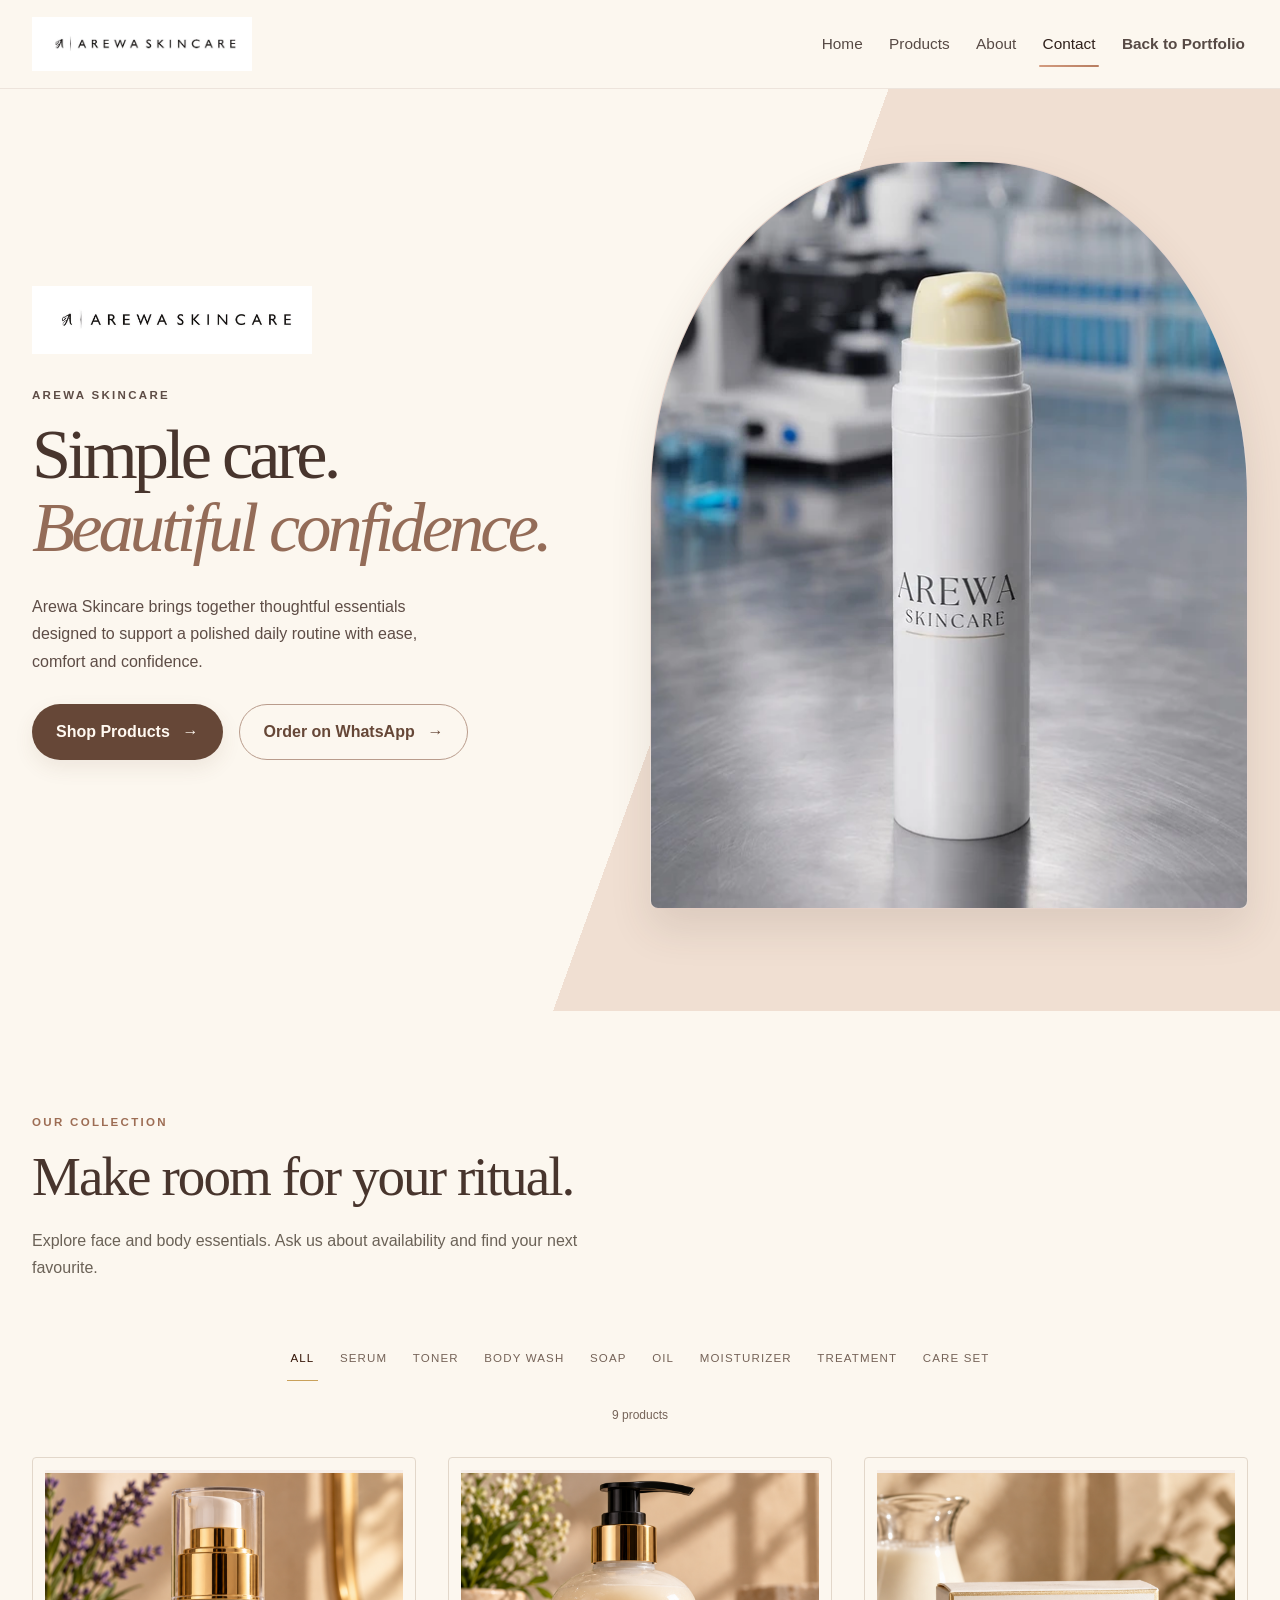
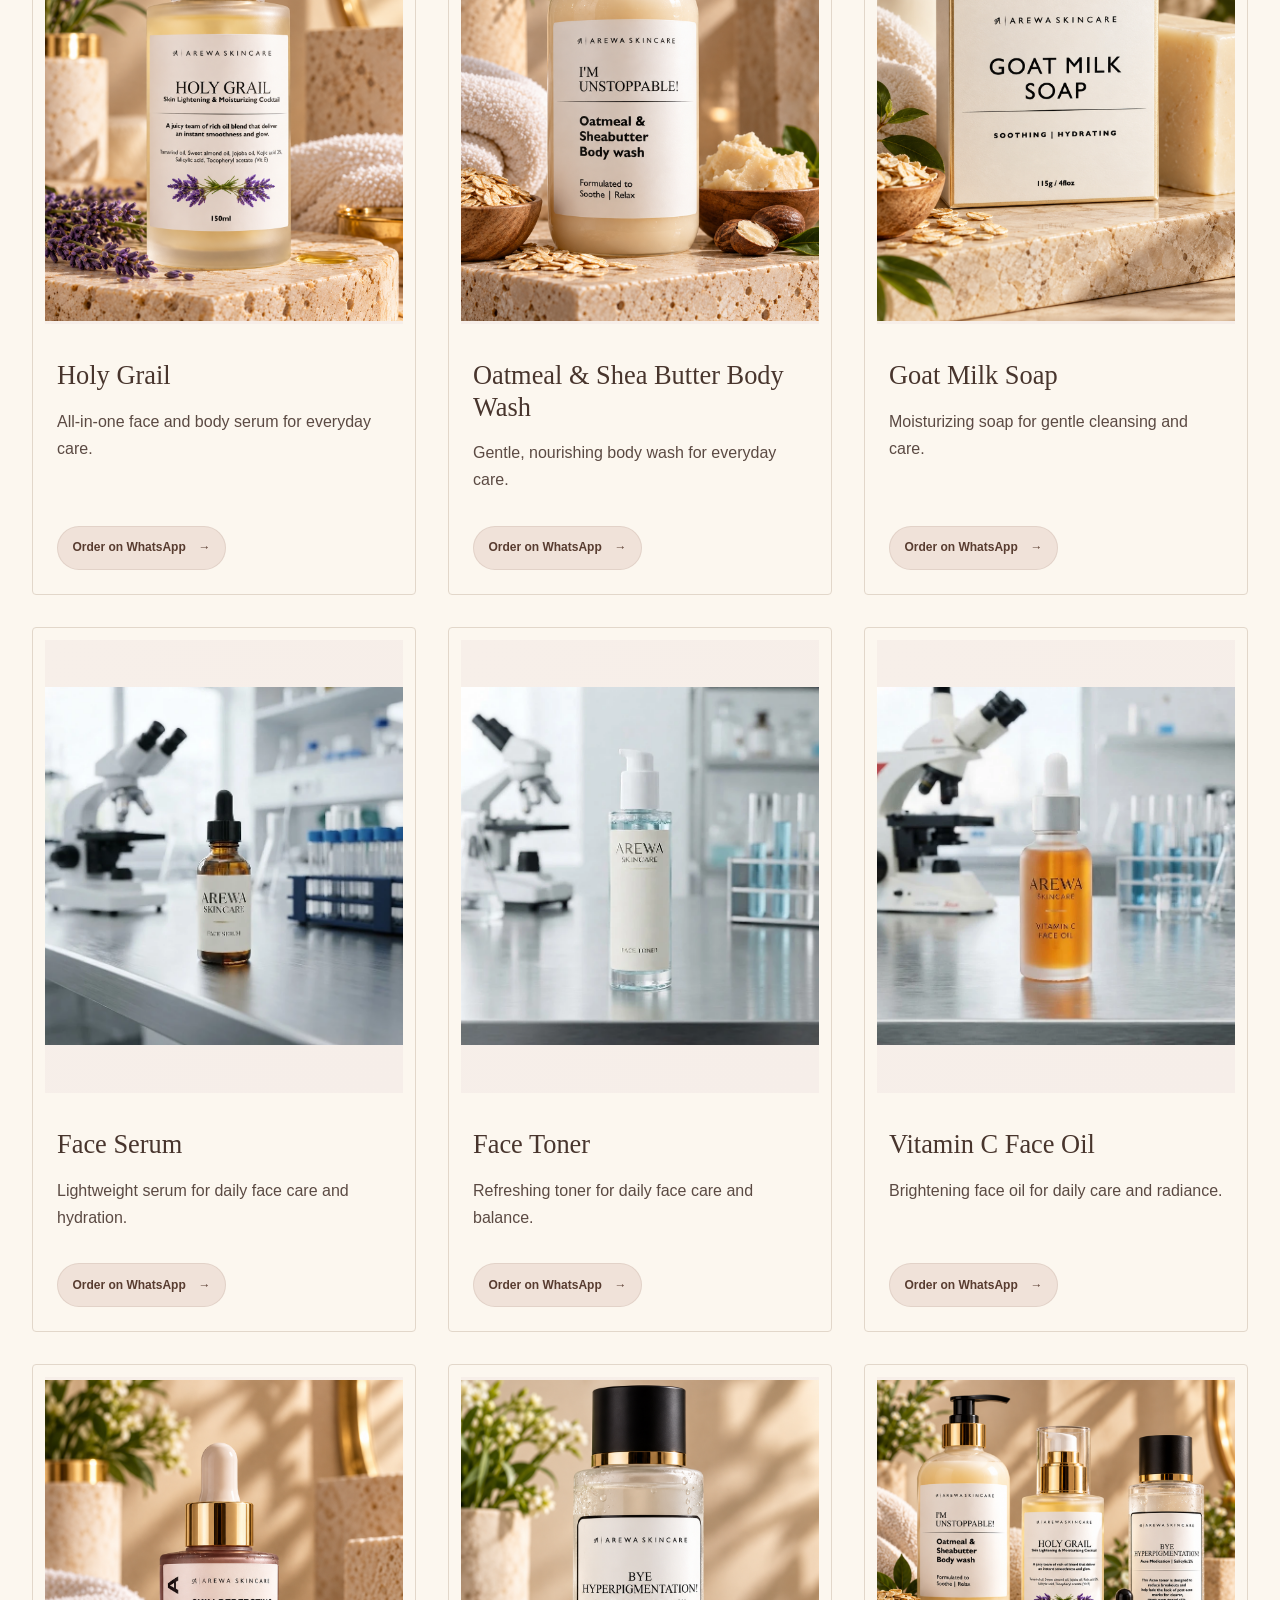
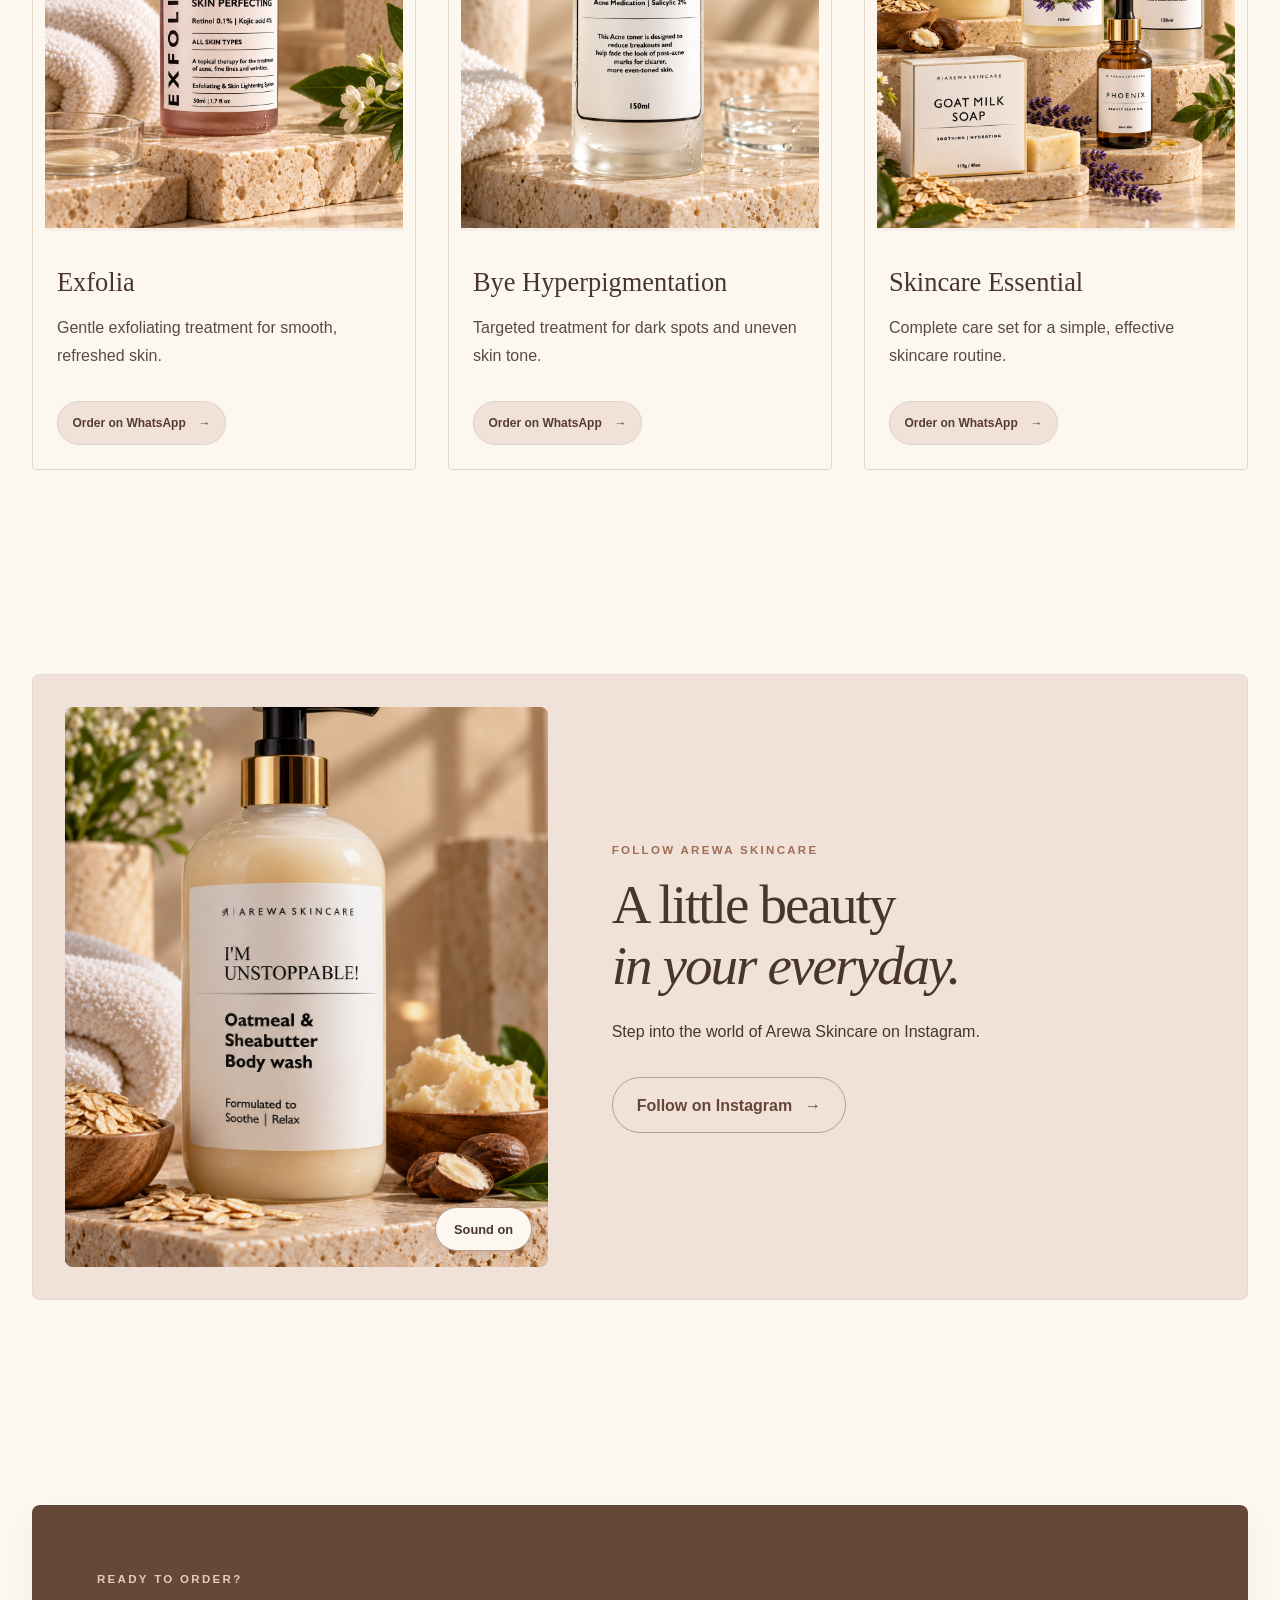
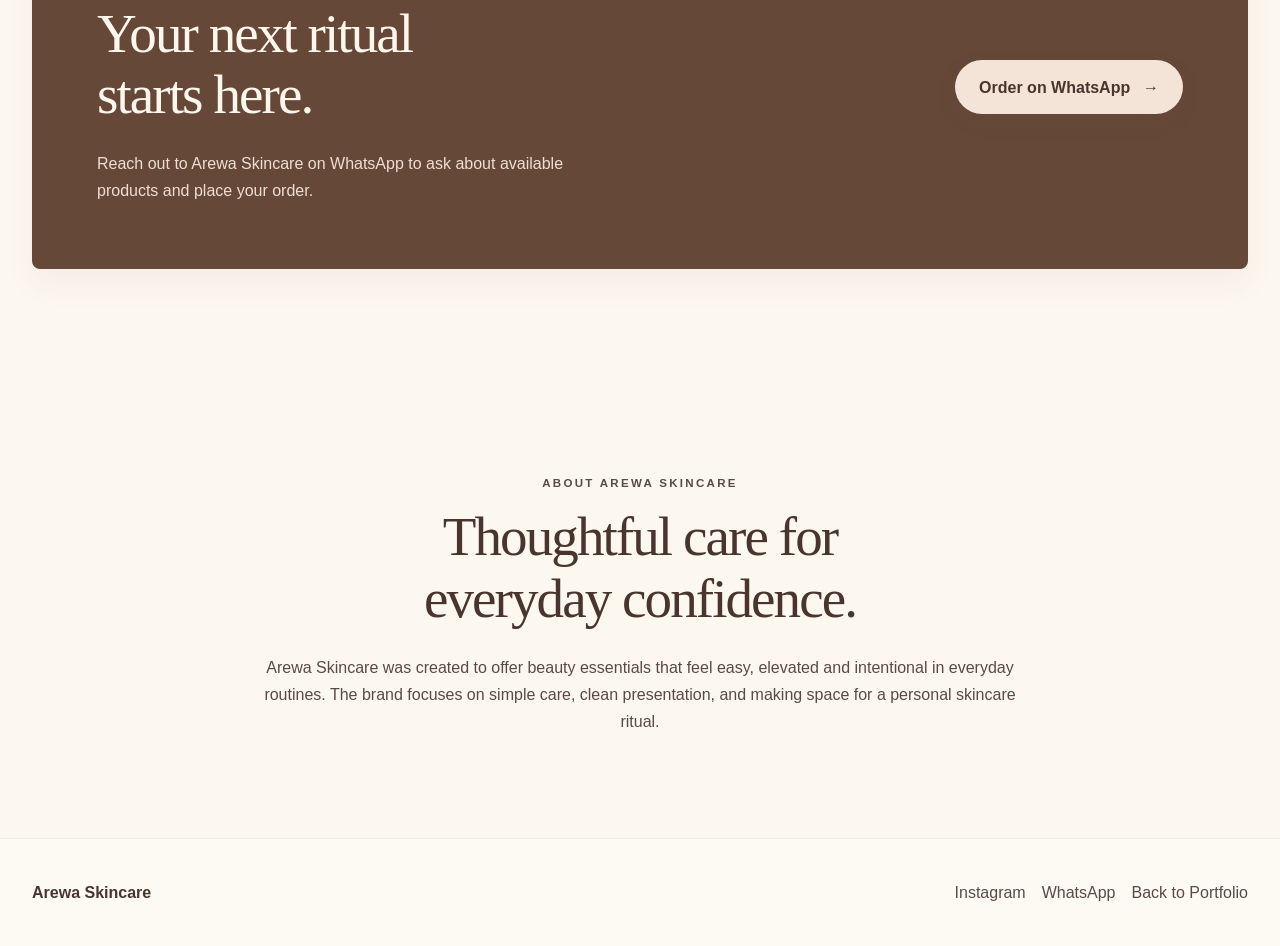
<file: arewa-skincare.html>
<!DOCTYPE html>
<html lang="en">
  <head>
    <meta charset="UTF-8" />
    <meta name="viewport" content="width=device-width, initial-scale=1.0" />
    <meta
      name="description"
      content="Arewa Skincare — premium skincare essentials designed for simple, confident everyday care."
    />
    <title>Arewa Skincare</title>
    <link rel="stylesheet" href="style.css" />
  </head>
  <body class="brand-page skincare-page">
    <header class="brand-header">
      <nav class="brand-navbar container" aria-label="Arewa Skincare navigation">
        <a href="index.html" class="brand-logo" aria-label="Arewa Skincare home">
          <img src="images/skincare/logo.png" alt="Arewa Skincare logo" class="brand-logo-image" />
         
        </a>

        <button
          class="nav-toggle brand-nav-toggle"
          type="button"
          aria-label="Open menu"
          aria-expanded="false"
        >
          <span></span>
          <span></span>
          <span></span>
        </button>

        <div class="nav-menu brand-nav-menu">
          <a href="index.html">Home</a>
          <a href="#products">Products</a>
          <a href="#about">About</a>
          <a href="#contact">Contact</a>
          <a href="index.html" class="back-link">Back to Portfolio</a>
        </div>
      </nav>
    </header>

    <main>
      <section class="brand-hero skincare-hero section">
        <div class="container brand-hero-grid skincare-hero-grid">
          <div class="brand-hero-copy reveal">
            <div class="brand-logo-inline">
              <img src="images/skincare/logo.png" alt="Arewa Skincare logo" />
            </div>
            <p class="brand-kicker">AREWA SKINCARE</p>
            <h1>Simple care.<br /><em>Beautiful confidence.</em></h1>
            <p>
              Arewa Skincare brings together thoughtful essentials designed to
              support a polished daily routine with ease, comfort and confidence.
            </p>
            <div class="brand-actions">
              <a href="#products" class="brand-button primary">Shop Products</a>
              <a
                href="https://wa.me/2349024493964?text=Hello%20Arewa%20Skincare%2C%20I%20am%20interested%20in%20your%20products."
                class="brand-button secondary"
                target="_blank"
                rel="noreferrer"
              >
                Order on WhatsApp
              </a>
            </div>
          </div>

          <div class="brand-hero-visual reveal">
            <div class="brand-image-frame skincare-image-frame">
              <img
                src="images/skincare/skinremdy.png"
                alt="Arewa Skincare Holy Grail bottle styled on warm stone"
              />
            </div>
          </div>
        </div>
      </section>

      <section id="products" class="brand-products section">
        <div class="container">
          <div class="section-title reveal">
            <p class="brand-kicker">OUR COLLECTION</p>
            <h2>Make room for your ritual.</h2>
            <p class="editorial-intro">Explore face and body essentials. Ask us about availability and find your next favourite.</p>
          </div>

          <div class="skincare-category-filter" role="group" aria-label="Filter products by category">
            <button type="button" data-filter="all" aria-pressed="true">ALL</button>
            <button type="button" data-filter="serum" aria-pressed="false">SERUM</button>
            <button type="button" data-filter="toner" aria-pressed="false">TONER</button>
            <button type="button" data-filter="body-wash" aria-pressed="false">BODY WASH</button>
            <button type="button" data-filter="soap" aria-pressed="false">SOAP</button>
            <button type="button" data-filter="oil" aria-pressed="false">OIL</button>
            <button type="button" data-filter="moisturizer" aria-pressed="false">MOISTURIZER</button>
            <button type="button" data-filter="treatment" aria-pressed="false">TREATMENT</button>
            <button type="button" data-filter="care-set" aria-pressed="false">CARE SET</button>
          </div>
          <p class="skincare-filter-status" role="status" aria-live="polite">9 products</p>
          <div class="products-grid skincare-product-grid">
            <article class="product-card reveal" data-category="moisturizer">
              <div class="skincare-product-image">
                <img src="images/skincare/holygrail%20serum.png" alt="Arewa Skincare Holy Grail" loading="lazy" decoding="async" />
              </div>
              <div class="product-body">
                <h3>Holy Grail</h3>
                <p>All-in-one face and body serum for everyday care.</p>
                <a href="https://wa.me/2349024493964?text=Hello%20Arewa%20Skincare%2C%20I%20am%20interested%20in%20Holy%20Grail." target="_blank" rel="noopener noreferrer" class="mini-button">Order on WhatsApp</a>
              </div>
            </article>

            <article class="product-card reveal" data-category="body-wash">
              <div class="skincare-product-image">
                <img src="images/skincare/shower.png" alt="Arewa Skincare Oatmeal & Shea Butter Body Wash" loading="lazy" decoding="async" />
              </div>
              <div class="product-body">
                <h3>Oatmeal & Shea Butter Body Wash</h3>
                <p>Gentle, nourishing body wash for everyday care.</p>
                <a href="https://wa.me/2349024493964?text=Hello%20Arewa%20Skincare%2C%20I%20am%20interested%20in%20Oatmeal%20%26%20Shea%20Butter%20Body%20Wash." target="_blank" rel="noopener noreferrer" class="mini-button">Order on WhatsApp</a>
              </div>
            </article>

            <article class="product-card reveal" data-category="soap">
              <div class="skincare-product-image">
                <img src="images/skincare/goatmilk.png" alt="Arewa Skincare Goat Milk Soap" loading="lazy" decoding="async" />
              </div>
              <div class="product-body">
                <h3>Goat Milk Soap</h3>
                <p>Moisturizing soap for gentle cleansing and care.</p>
                <a href="https://wa.me/2349024493964?text=Hello%20Arewa%20Skincare%2C%20I%20am%20interested%20in%20Goat%20Milk%20Soap." target="_blank" rel="noopener noreferrer" class="mini-button">Order on WhatsApp</a>
              </div>
            </article>

            <article class="product-card reveal" data-category="serum">
              <div class="skincare-product-image">
                <img src="images/skincare/faceserum.png" alt="Arewa Skincare Face Serum" loading="lazy" decoding="async" />
              </div>
              <div class="product-body">
                <h3>Face Serum</h3>
                <p>Lightweight serum for daily face care and hydration.</p>
                <a href="https://wa.me/2349024493964?text=Hello%20Arewa%20Skincare%2C%20I%20am%20interested%20in%20Face%20Serum." target="_blank" rel="noopener noreferrer" class="mini-button">Order on WhatsApp</a>
              </div>
            </article>

            <article class="product-card reveal" data-category="toner">
              <div class="skincare-product-image">
                <img src="images/skincare/facetoner.png" alt="Arewa Skincare Face Toner" loading="lazy" decoding="async" />
              </div>
              <div class="product-body">
                <h3>Face Toner</h3>
                <p>Refreshing toner for daily face care and balance.</p>
                <a href="https://wa.me/2349024493964?text=Hello%20Arewa%20Skincare%2C%20I%20am%20interested%20in%20Face%20Toner." target="_blank" rel="noopener noreferrer" class="mini-button">Order on WhatsApp</a>
              </div>
            </article>

            <article class="product-card reveal" data-category="oil">
              <div class="skincare-product-image">
                <img src="images/skincare/vitc.png" alt="Arewa Skincare Vitamin C Face Oil" loading="lazy" decoding="async" />
              </div>
              <div class="product-body">
                <h3>Vitamin C Face Oil</h3>
                <p>Brightening face oil for daily care and radiance.</p>
                <a href="https://wa.me/2349024493964?text=Hello%20Arewa%20Skincare%2C%20I%20am%20interested%20in%20Vitamin%20C%20Face%20Oil." target="_blank" rel="noopener noreferrer" class="mini-button">Order on WhatsApp</a>
              </div>
            </article>

            <article class="product-card reveal" data-category="treatment">
              <div class="skincare-product-image">
                <img src="images/skincare/exfolia.png" alt="Arewa Skincare Exfolia" loading="lazy" decoding="async" />
              </div>
              <div class="product-body">
                <h3>Exfolia</h3>
                <p>Gentle exfoliating treatment for smooth, refreshed skin.</p>
                <a href="https://wa.me/2349024493964?text=Hello%20Arewa%20Skincare%2C%20I%20am%20interested%20in%20Exfolia." target="_blank" rel="noopener noreferrer" class="mini-button">Order on WhatsApp</a>
              </div>
            </article>

            <article class="product-card reveal" data-category="toner">
              <div class="skincare-product-image">
                <img src="images/skincare/byehyperpigmentation.png" alt="Arewa Skincare Bye Hyperpigmentation" loading="lazy" decoding="async" />
              </div>
              <div class="product-body">
                <h3>Bye Hyperpigmentation</h3>
                <p>Targeted treatment for dark spots and uneven skin tone.</p>
                <a href="https://wa.me/2349024493964?text=Hello%20Arewa%20Skincare%2C%20I%20am%20interested%20in%20Bye%20Hyperpigmentation." target="_blank" rel="noopener noreferrer" class="mini-button">Order on WhatsApp</a>
              </div>
            </article>

            <article class="product-card reveal" data-category="care-set">
              <div class="skincare-product-image">
                <img src="images/skincare/centralphoto.png" alt="Arewa Skincare Skincare Essential" loading="lazy" decoding="async" />
              </div>
              <div class="product-body">
                <h3>Skincare Essential</h3>
                <p>Complete care set for a simple, effective skincare routine.</p>
                <a href="https://wa.me/2349024493964?text=Hello%20Arewa%20Skincare%2C%20I%20am%20interested%20in%20Skincare%20Essential." target="_blank" rel="noopener noreferrer" class="mini-button">Order on WhatsApp</a>
              </div>
            </article>
          </div>
        </div>
      </section>

      <section class="instagram-section section">
        <div class="container instagram-wrap reveal">
          <div class="instagram-photo skincare-video-panel">
           
            <video id="skincare-promo-video" class="skincare-promo-video" autoplay muted loop playsinline preload="metadata" poster="images/skincare/shower.png" aria-label="Arewa Skincare promotional video">
              <source src="videos/arewa-skincare.mp4" type="video/mp4" />
              <img src="images/skincare/shower.png" alt="Arewa Skincare body wash campaign" />
            </video>
            <button class="skincare-sound-toggle" type="button" aria-controls="skincare-promo-video" aria-label="Turn video sound on" hidden>Sound on</button>
          </div>
          <div>
            <p class="brand-kicker">FOLLOW AREWA SKINCARE</p>
            <h2>A little beauty<br /><em>in your everyday.</em></h2>
            <p>Step into the world of Arewa Skincare on Instagram.</p>
          </div>
          <a href="https://instagram.com/" class="brand-button secondary" target="_blank" rel="noreferrer">
            Follow on Instagram
          </a>
        </div>
      </section>

      <section id="contact" class="whatsapp-cta section">
        <div class="container whatsapp-box reveal">
          <div>
            <p class="brand-kicker">READY TO ORDER?</p>
            <h2>Your next ritual<br />starts here.</h2>
            <p>
              Reach out to Arewa Skincare on WhatsApp to ask about available
              products and place your order.
            </p>
          </div>
          <a
            href="https://wa.me/2349024493964?text=Hello%20Arewa%20Skincare%2C%20I%20am%20interested%20in%20your%20products."
            class="brand-button primary"
            target="_blank"
            rel="noreferrer"
          >
            Order on WhatsApp
          </a>
        </div>
      </section>

      <section id="about" class="brand-story section">
        <div class="container brand-story-inner reveal">
          <p class="brand-kicker">ABOUT AREWA SKINCARE</p>
          <h2>Thoughtful care for everyday confidence.</h2>
          <p>
            Arewa Skincare was created to offer beauty essentials that feel easy,
            elevated and intentional in everyday routines. The brand focuses on
            simple care, clean presentation, and making space for a personal skincare ritual.
          </p>
        </div>
      </section>
    </main>

    <footer class="brand-footer">
      <div class="container footer-inner">
        <div>
          <h4>Arewa Skincare</h4>
        </div>
        <div class="footer-links">
          <a href="https://instagram.com/" target="_blank" rel="noreferrer">Instagram</a>
          <a href="https://wa.me/2349024493964?text=Hello%20Arewa%20Skincare%2C%20I%20am%20interested%20in%20your%20products."
            target="_blank"
            rel="noreferrer"
          >
            WhatsApp
          </a>
          <a href="index.html">Back to Portfolio</a>
        </div>
      </div>
    </footer>

    <script src="script.js"></script>
  </body>
</html>
</file>
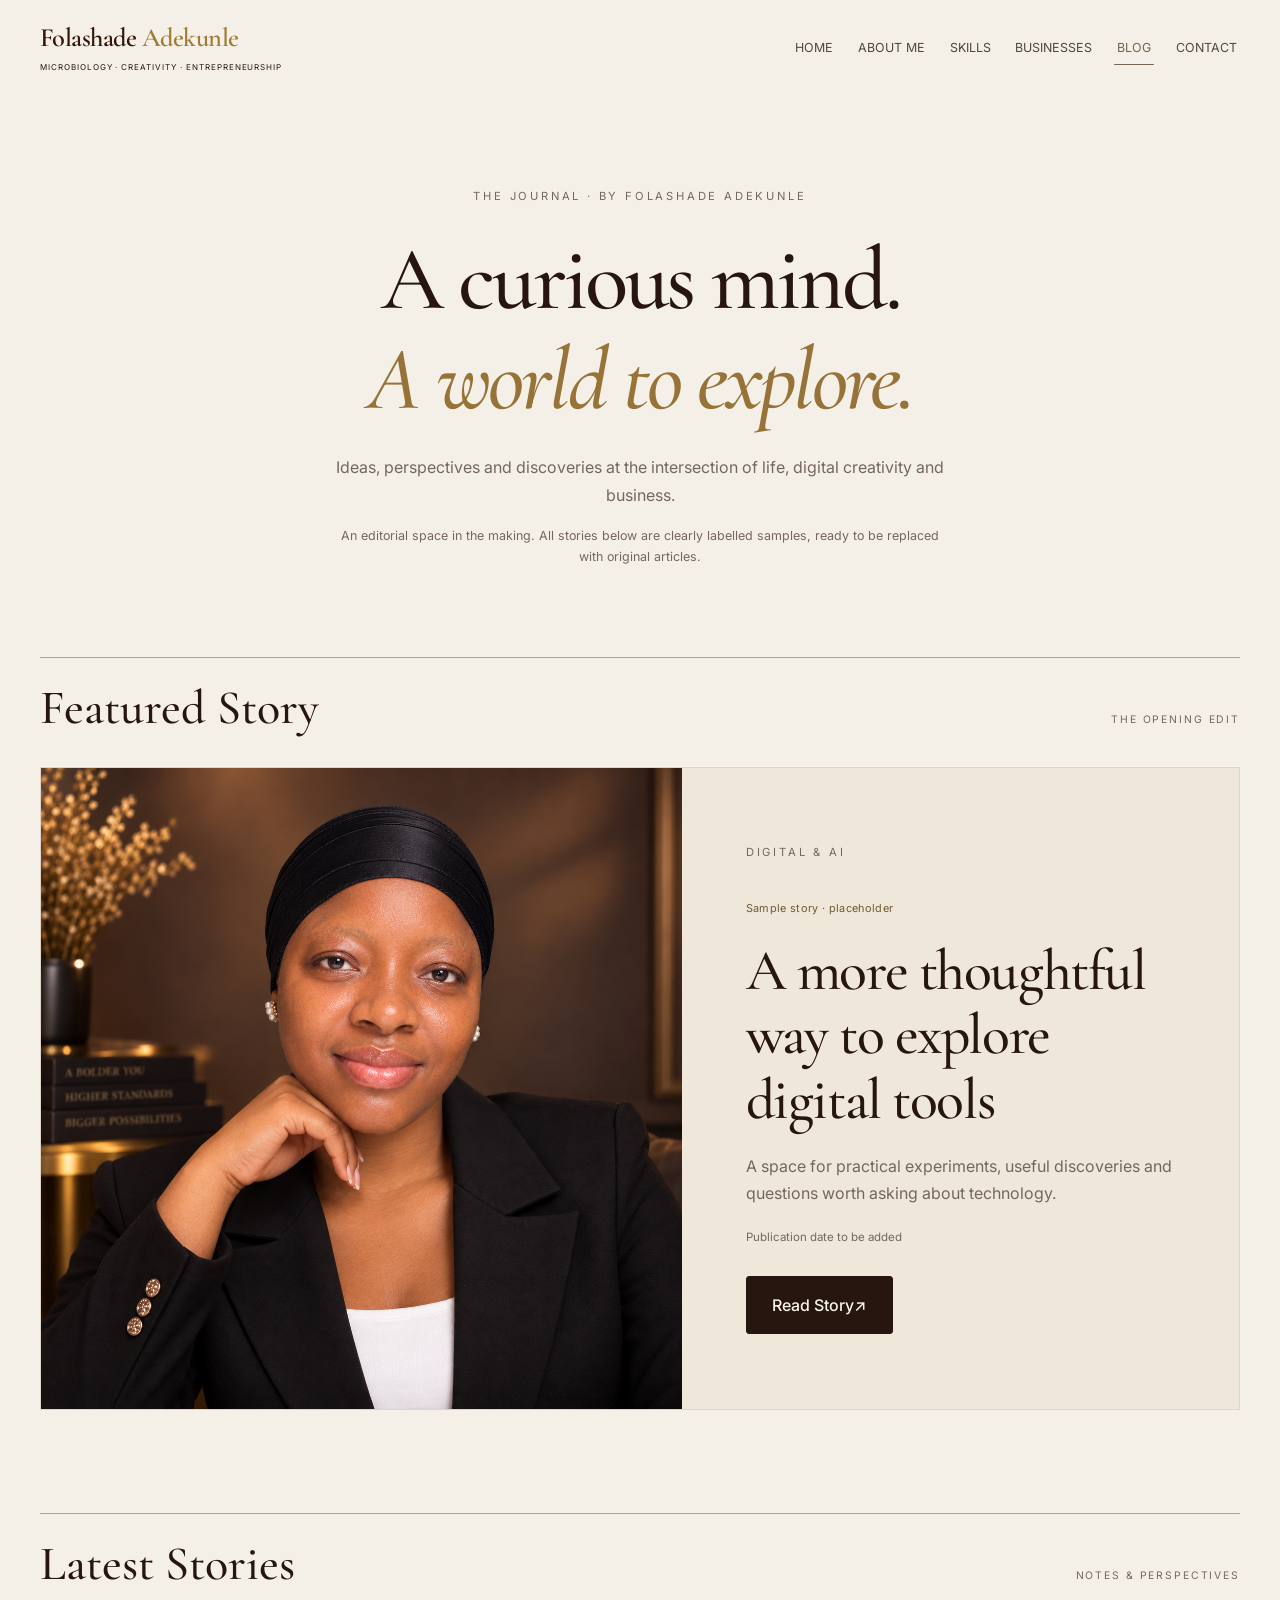
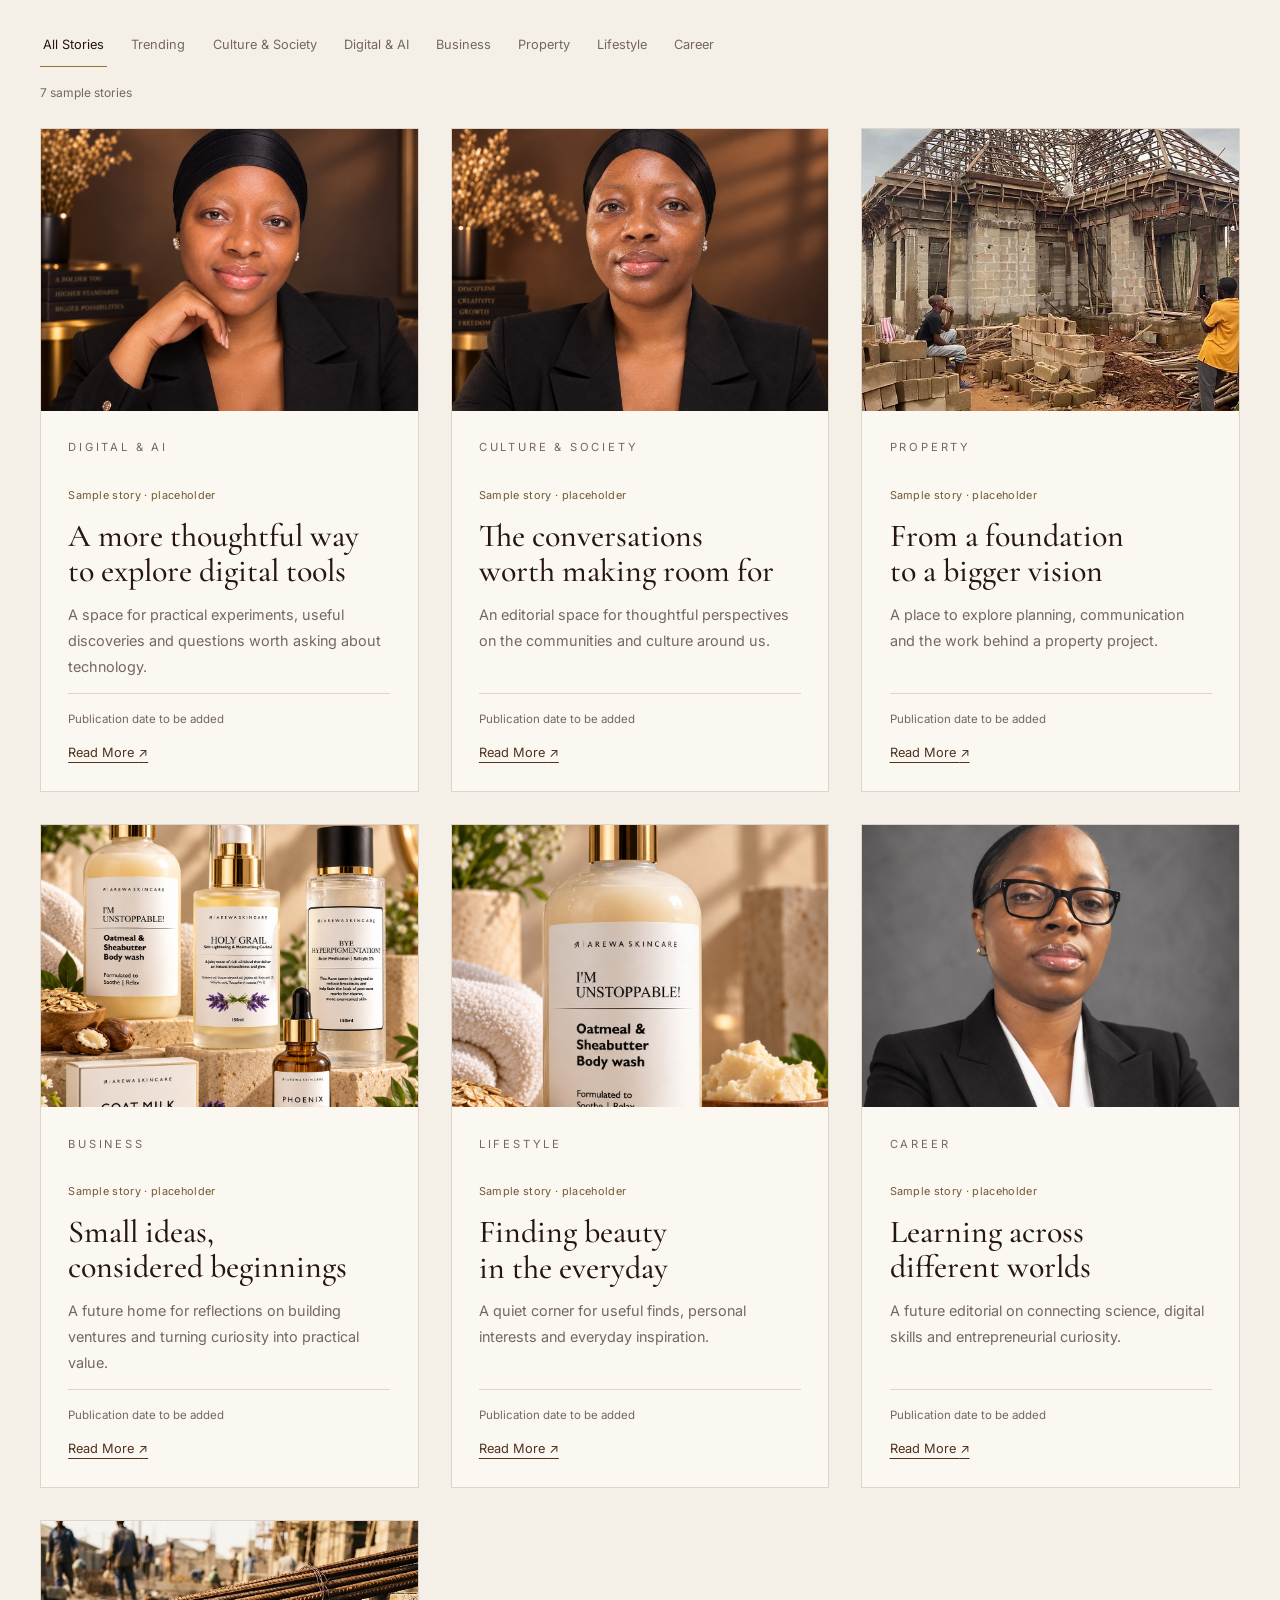
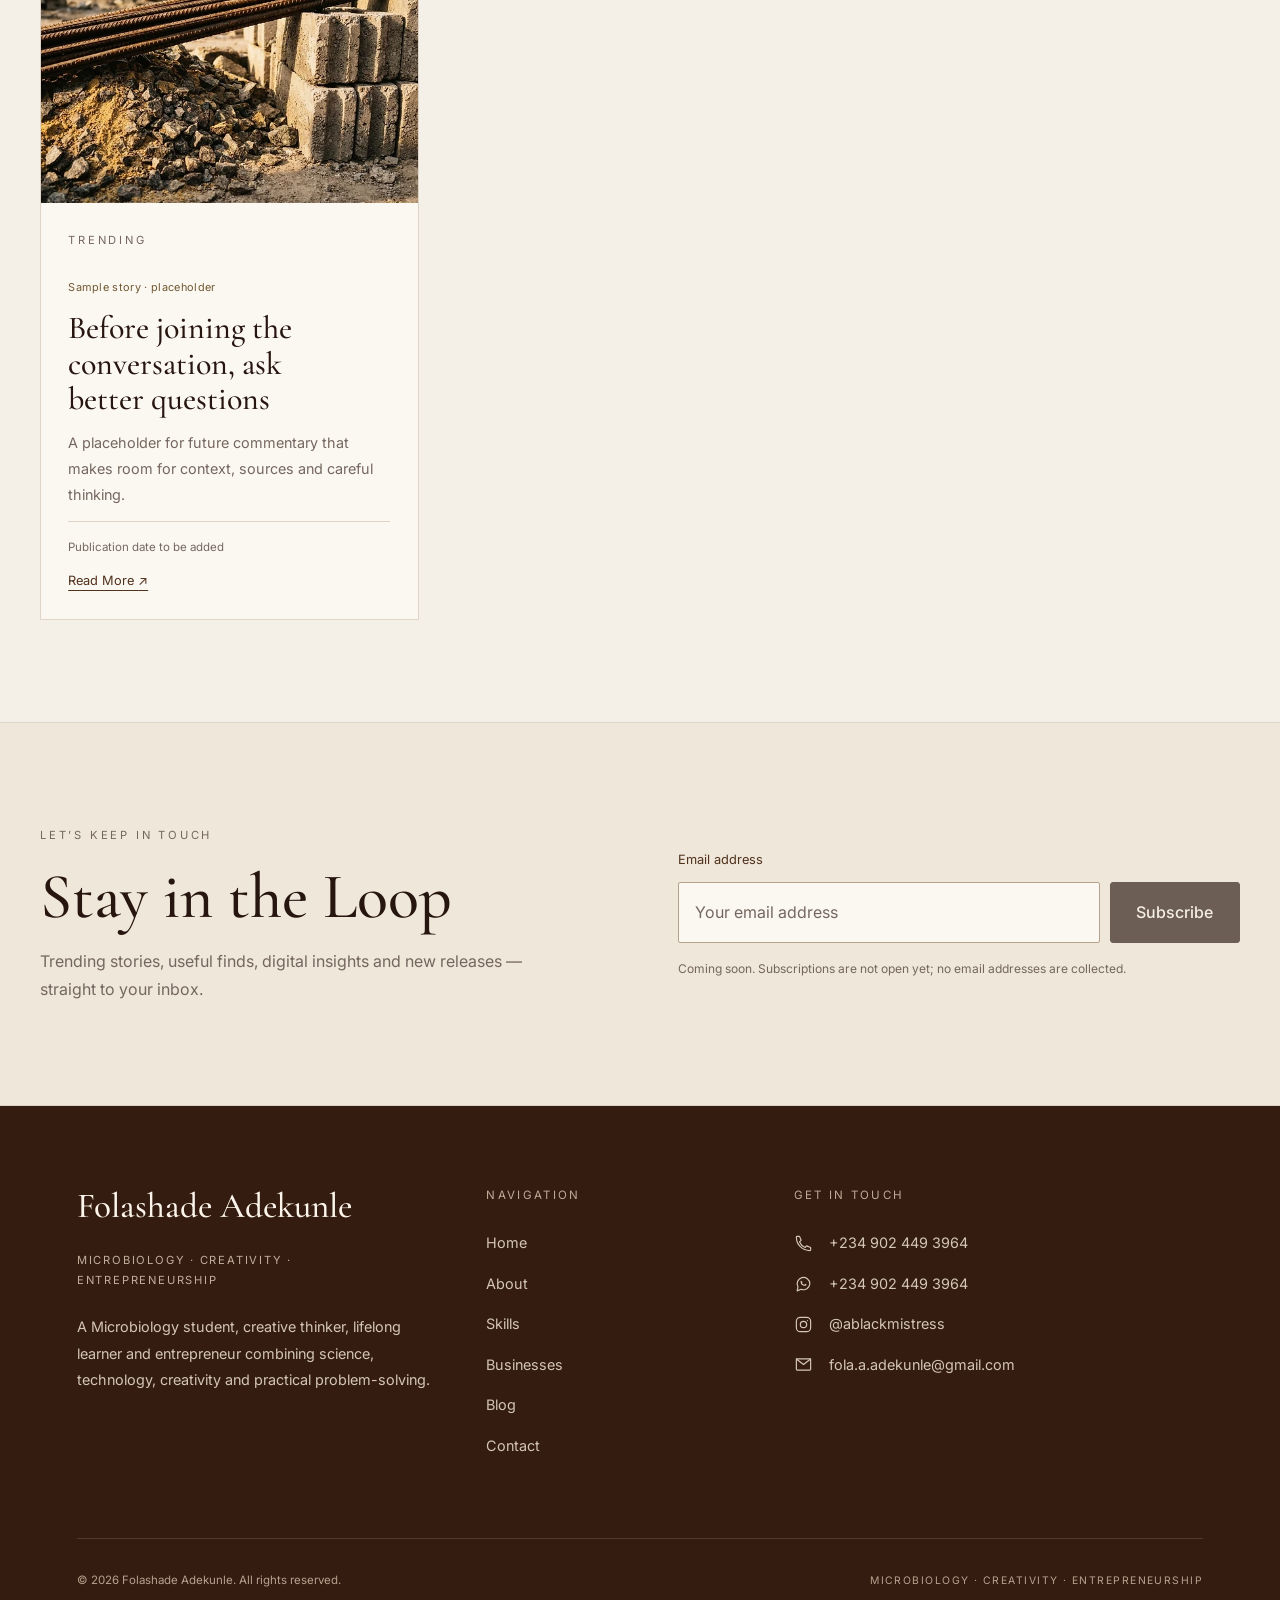
<file: blog.html>
<!DOCTYPE html>
<html lang="en"><head><meta charset="UTF-8" /><meta name="viewport" content="width=device-width, initial-scale=1.0" />
<meta name="description" content="The personal editorial journal of Folashade Adekunle. Sample stories on life, culture, digital creativity and business." /><title>The Journal | Folashade Adekunle</title>
<link rel="stylesheet" href="https://fonts.googleapis.com/css2?family=Cormorant+Garamond:wght@500;600&amp;family=Inter:wght@400;500;600&amp;display=swap" />
<link rel="stylesheet" href="style.css" /><link rel="stylesheet" href="editorial.css" /></head>
<body class="editorial-portfolio editorial-page"><a class="editorial-skip" href="#editorial-main">Skip to content</a><header class="site-header editorial-header">
      <nav class="navbar container" aria-label="Main navigation">
        <a href="index.html#home" class="brand" aria-label="Folashade Adekunle home">
          <span class="signature-name">Folashade <span>Adekunle</span></span>
          <span class="signature-caption">MICROBIOLOGY · CREATIVITY · ENTREPRENEURSHIP</span>
        </a>

        <button
          class="nav-toggle"
          type="button"
          aria-label="Open menu"
          aria-expanded="false"
          aria-controls="portfolio-navigation"
        >
          <span></span>
          <span></span>
          <span></span>
        </button>

        <div class="nav-menu" id="portfolio-navigation">
          <a href="index.html#home">Home</a>
          <a href="index.html#about">About Me</a>
          <a href="index.html#skills">Skills</a>
          <a href="index.html#businesses">Businesses</a>
          <a href="blog.html" class="active" aria-current="page">Blog</a>
          <!-- Future main navigation: Courses / Shop and Book Me, when these pages launch. -->
          <a href="index.html#contact">Contact</a>
        </div>
      </nav>
    </header>
<main id="editorial-main"><section class="editorial-intro container"><p class="eyebrow">THE JOURNAL · BY FOLASHADE ADEKUNLE</p><h1>A curious mind.<br /><em>A world to explore.</em></h1><p>Ideas, perspectives and discoveries at the intersection of life, digital creativity and business.</p><p class="editorial-preview-note">An editorial space in the making. All stories below are clearly labelled samples, ready to be replaced with original articles.</p></section>
<section class="container featured-section" aria-labelledby="featured-title"><div class="editorial-section-line"><h2 id="featured-title">Featured Story</h2><span>THE OPENING EDIT</span></div>
<article class="featured-story"><a class="featured-image" href="story-digital-ai.html" aria-label="Read featured story"><img src="images/profile/fffola.png" alt="Folashade Adekunle portrait" width="900" height="1000" fetchpriority="high" /></a>
<div class="featured-copy"><p class="eyebrow">Digital &amp; AI</p><span class="story-sample">Sample story · placeholder</span><h3>A more thoughtful way to explore digital tools</h3><p>A space for practical experiments, useful discoveries and questions worth asking about technology.</p><p class="story-date"><span>Publication date to be added</span></p><a class="button" href="story-digital-ai.html">Read Story <span aria-hidden="true">↗</span></a></div></article></section>
<section class="section container" aria-labelledby="latest-title"><div class="editorial-section-line"><h2 id="latest-title">Latest Stories</h2><span>NOTES &amp; PERSPECTIVES</span></div>
<div class="story-filters" role="group" aria-label="Filter stories by category" hidden><button type="button" data-story-filter="all" aria-pressed="true">All Stories</button><button type="button" data-story-filter="Trending" aria-pressed="false">Trending</button><button type="button" data-story-filter="Culture &amp; Society" aria-pressed="false">Culture &amp; Society</button><button type="button" data-story-filter="Digital &amp; AI" aria-pressed="false">Digital &amp; AI</button><button type="button" data-story-filter="Business" aria-pressed="false">Business</button><button type="button" data-story-filter="Property" aria-pressed="false">Property</button><button type="button" data-story-filter="Lifestyle" aria-pressed="false">Lifestyle</button><button type="button" data-story-filter="Career" aria-pressed="false">Career</button></div><p class="story-filter-status" role="status" aria-live="polite">7 sample stories</p><div class="story-grid" data-story-grid><article class="story-card" data-story-category="Digital &amp; AI">
      <a class="story-image" href="story-digital-ai.html" tabindex="-1" aria-hidden="true"><img src="images/profile/fffola.png" alt="" loading="lazy" width="800" height="600" /></a>
      <div class="story-card-copy"><p class="eyebrow">Digital &amp; AI</p><span class="story-sample">Sample story · placeholder</span>
      <h3><a href="story-digital-ai.html">A more thoughtful way to explore digital tools</a></h3><p>A space for practical experiments, useful discoveries and questions worth asking about technology.</p>
      <div class="story-card-bottom"><p class="story-date"><span>Publication date to be added</span></p><a class="story-text-link" href="story-digital-ai.html" aria-label="Read more: A more thoughtful way to explore digital tools">Read More <span aria-hidden="true">↗</span></a></div></div>
    </article><article class="story-card" data-story-category="Culture &amp; Society">
      <a class="story-image" href="story-culture-society.html" tabindex="-1" aria-hidden="true"><img src="images/profile/folpotrait.png" alt="" loading="lazy" width="800" height="600" /></a>
      <div class="story-card-copy"><p class="eyebrow">Culture &amp; Society</p><span class="story-sample">Sample story · placeholder</span>
      <h3><a href="story-culture-society.html">The conversations worth making room for</a></h3><p>An editorial space for thoughtful perspectives on the communities and culture around us.</p>
      <div class="story-card-bottom"><p class="story-date"><span>Publication date to be added</span></p><a class="story-text-link" href="story-culture-society.html" aria-label="Read more: The conversations worth making room for">Read More <span aria-hidden="true">↗</span></a></div></div>
    </article><article class="story-card" data-story-category="Property">
      <a class="story-image" href="story-property.html" tabindex="-1" aria-hidden="true"><img src="images/properties/completed.webp" alt="" loading="lazy" width="800" height="600" /></a>
      <div class="story-card-copy"><p class="eyebrow">Property</p><span class="story-sample">Sample story · placeholder</span>
      <h3><a href="story-property.html">From a foundation to a bigger vision</a></h3><p>A place to explore planning, communication and the work behind a property project.</p>
      <div class="story-card-bottom"><p class="story-date"><span>Publication date to be added</span></p><a class="story-text-link" href="story-property.html" aria-label="Read more: From a foundation to a bigger vision">Read More <span aria-hidden="true">↗</span></a></div></div>
    </article><article class="story-card" data-story-category="Business">
      <a class="story-image" href="story-business.html" tabindex="-1" aria-hidden="true"><img src="images/skincare/centralphoto.png" alt="" loading="lazy" width="800" height="600" /></a>
      <div class="story-card-copy"><p class="eyebrow">Business</p><span class="story-sample">Sample story · placeholder</span>
      <h3><a href="story-business.html">Small ideas, considered beginnings</a></h3><p>A future home for reflections on building ventures and turning curiosity into practical value.</p>
      <div class="story-card-bottom"><p class="story-date"><span>Publication date to be added</span></p><a class="story-text-link" href="story-business.html" aria-label="Read more: Small ideas, considered beginnings">Read More <span aria-hidden="true">↗</span></a></div></div>
    </article><article class="story-card" data-story-category="Lifestyle">
      <a class="story-image" href="story-lifestyle.html" tabindex="-1" aria-hidden="true"><img src="images/skincare/shower.png" alt="" loading="lazy" width="800" height="600" /></a>
      <div class="story-card-copy"><p class="eyebrow">Lifestyle</p><span class="story-sample">Sample story · placeholder</span>
      <h3><a href="story-lifestyle.html">Finding beauty in the everyday</a></h3><p>A quiet corner for useful finds, personal interests and everyday inspiration.</p>
      <div class="story-card-bottom"><p class="story-date"><span>Publication date to be added</span></p><a class="story-text-link" href="story-lifestyle.html" aria-label="Read more: Finding beauty in the everyday">Read More <span aria-hidden="true">↗</span></a></div></div>
    </article><article class="story-card" data-story-category="Career">
      <a class="story-image" href="story-career.html" tabindex="-1" aria-hidden="true"><img src="images/profile/4la.png" alt="" loading="lazy" width="800" height="600" /></a>
      <div class="story-card-copy"><p class="eyebrow">Career</p><span class="story-sample">Sample story · placeholder</span>
      <h3><a href="story-career.html">Learning across different worlds</a></h3><p>A future editorial on connecting science, digital skills and entrepreneurial curiosity.</p>
      <div class="story-card-bottom"><p class="story-date"><span>Publication date to be added</span></p><a class="story-text-link" href="story-career.html" aria-label="Read more: Learning across different worlds">Read More <span aria-hidden="true">↗</span></a></div></div>
    </article><article class="story-card" data-story-category="Trending">
      <a class="story-image" href="story-trending.html" tabindex="-1" aria-hidden="true"><img src="images/properties/materials.webp" alt="" loading="lazy" width="800" height="600" /></a>
      <div class="story-card-copy"><p class="eyebrow">Trending</p><span class="story-sample">Sample story · placeholder</span>
      <h3><a href="story-trending.html">Before joining the conversation, ask better questions</a></h3><p>A placeholder for future commentary that makes room for context, sources and careful thinking.</p>
      <div class="story-card-bottom"><p class="story-date"><span>Publication date to be added</span></p><a class="story-text-link" href="story-trending.html" aria-label="Read more: Before joining the conversation, ask better questions">Read More <span aria-hidden="true">↗</span></a></div></div>
    </article></div></section><section class="newsletter-section section" aria-labelledby="newsletter-title"><div class="container newsletter-layout">
      <div><p class="eyebrow">LET’S KEEP IN TOUCH</p><h2 id="newsletter-title">Stay in the Loop</h2><p>Trending stories, useful finds, digital insights and new releases — straight to your inbox.</p></div>
      <!-- Connect a provider endpoint, enable these fields, and remove the preview handler only after integration. -->
      <form class="newsletter-form" data-newsletter-form data-provider="unconnected" aria-describedby="newsletter-note">
        <label for="newsletter-email">Email address</label><div class="newsletter-fields"><input id="newsletter-email" name="email" type="email" autocomplete="email" placeholder="Your email address" disabled /><button class="button" type="submit" disabled>Subscribe</button></div>
        <p id="newsletter-note" class="newsletter-note">Coming soon. Subscriptions are not open yet; no email addresses are collected.</p>
      </form></div></section></main><footer class="site-footer editorial-footer">
      <div class="container">
        <div class="footer-columns">
          <div class="footer-profile">
            <h3>Folashade Adekunle</h3>
            <p class="footer-caption">MICROBIOLOGY · CREATIVITY · ENTREPRENEURSHIP</p>
            <p>A Microbiology student, creative thinker, lifelong learner and entrepreneur combining science, technology, creativity and practical problem-solving.</p>
          </div>
          <nav aria-label="Footer navigation">
            <h4>NAVIGATION</h4>
            <a href="index.html#home">Home</a><a href="index.html#about">About</a><a href="index.html#skills">Skills</a>
            <a href="index.html#businesses">Businesses</a><a href="blog.html">Blog</a><a href="index.html#contact">Contact</a>
          </nav>
          <div class="footer-contact-details">
            <h4>GET IN TOUCH</h4>
            <a class="footer-contact-link" href="tel:+2349024493964" aria-label="Phone: +234 902 449 3964"><svg viewBox="0 0 24 24" fill="none" stroke="currentColor" stroke-width="1.5" stroke-linecap="round" stroke-linejoin="round" aria-hidden="true"><path d="M7 3H4a1 1 0 0 0-1 1c0 9.4 7.6 17 17 17a1 1 0 0 0 1-1v-3l-5-2-2 2a14 14 0 0 1-7-7l2-2-2-5Z"/></svg><span>+234 902 449 3964</span></a>
            <a class="footer-contact-link" href="https://wa.me/2349024493964" aria-label="WhatsApp: +234 902 449 3964" target="_blank" rel="noopener noreferrer"><svg viewBox="0 0 24 24" fill="none" stroke="currentColor" stroke-width="1.5" stroke-linecap="round" stroke-linejoin="round" aria-hidden="true"><path d="M20 11a8 8 0 0 1-11 7L4 20l1-5A8 8 0 1 1 20 11Z"/><path d="M9 8c0 3 2 5 5 5l1-1M9 8l1 1"/></svg><span>+234 902 449 3964</span></a>
            <a class="footer-contact-link" href="https://www.instagram.com/ablackmistress/" aria-label="Instagram: @ablackmistress" target="_blank" rel="noopener noreferrer"><svg viewBox="0 0 24 24" fill="none" stroke="currentColor" stroke-width="1.5" stroke-linecap="round" stroke-linejoin="round" aria-hidden="true"><rect x="3" y="3" width="18" height="18" rx="5"/><circle cx="12" cy="12" r="4"/><path d="M17 7h.01"/></svg><span>@ablackmistress</span></a>
            <a class="footer-contact-link" href="mailto:fola.a.adekunle@gmail.com" aria-label="Email: fola.a.adekunle@gmail.com"><svg viewBox="0 0 24 24" fill="none" stroke="currentColor" stroke-width="1.5" stroke-linecap="round" stroke-linejoin="round" aria-hidden="true"><rect x="3" y="5" width="18" height="14" rx="1"/><path d="m3 5 9 7 9-7"/></svg><span>fola.a.adekunle@gmail.com</span></a>
          </div>
        </div>
        <div class="footer-bottom">
          <p>© <span id="year">2026</span> Folashade Adekunle. All rights reserved.</p>
          <p>MICROBIOLOGY · CREATIVITY · ENTREPRENEURSHIP</p>
        </div>
      </div>
    </footer><script src="script.js"></script><script src="editorial.js"></script></body></html>
</file>
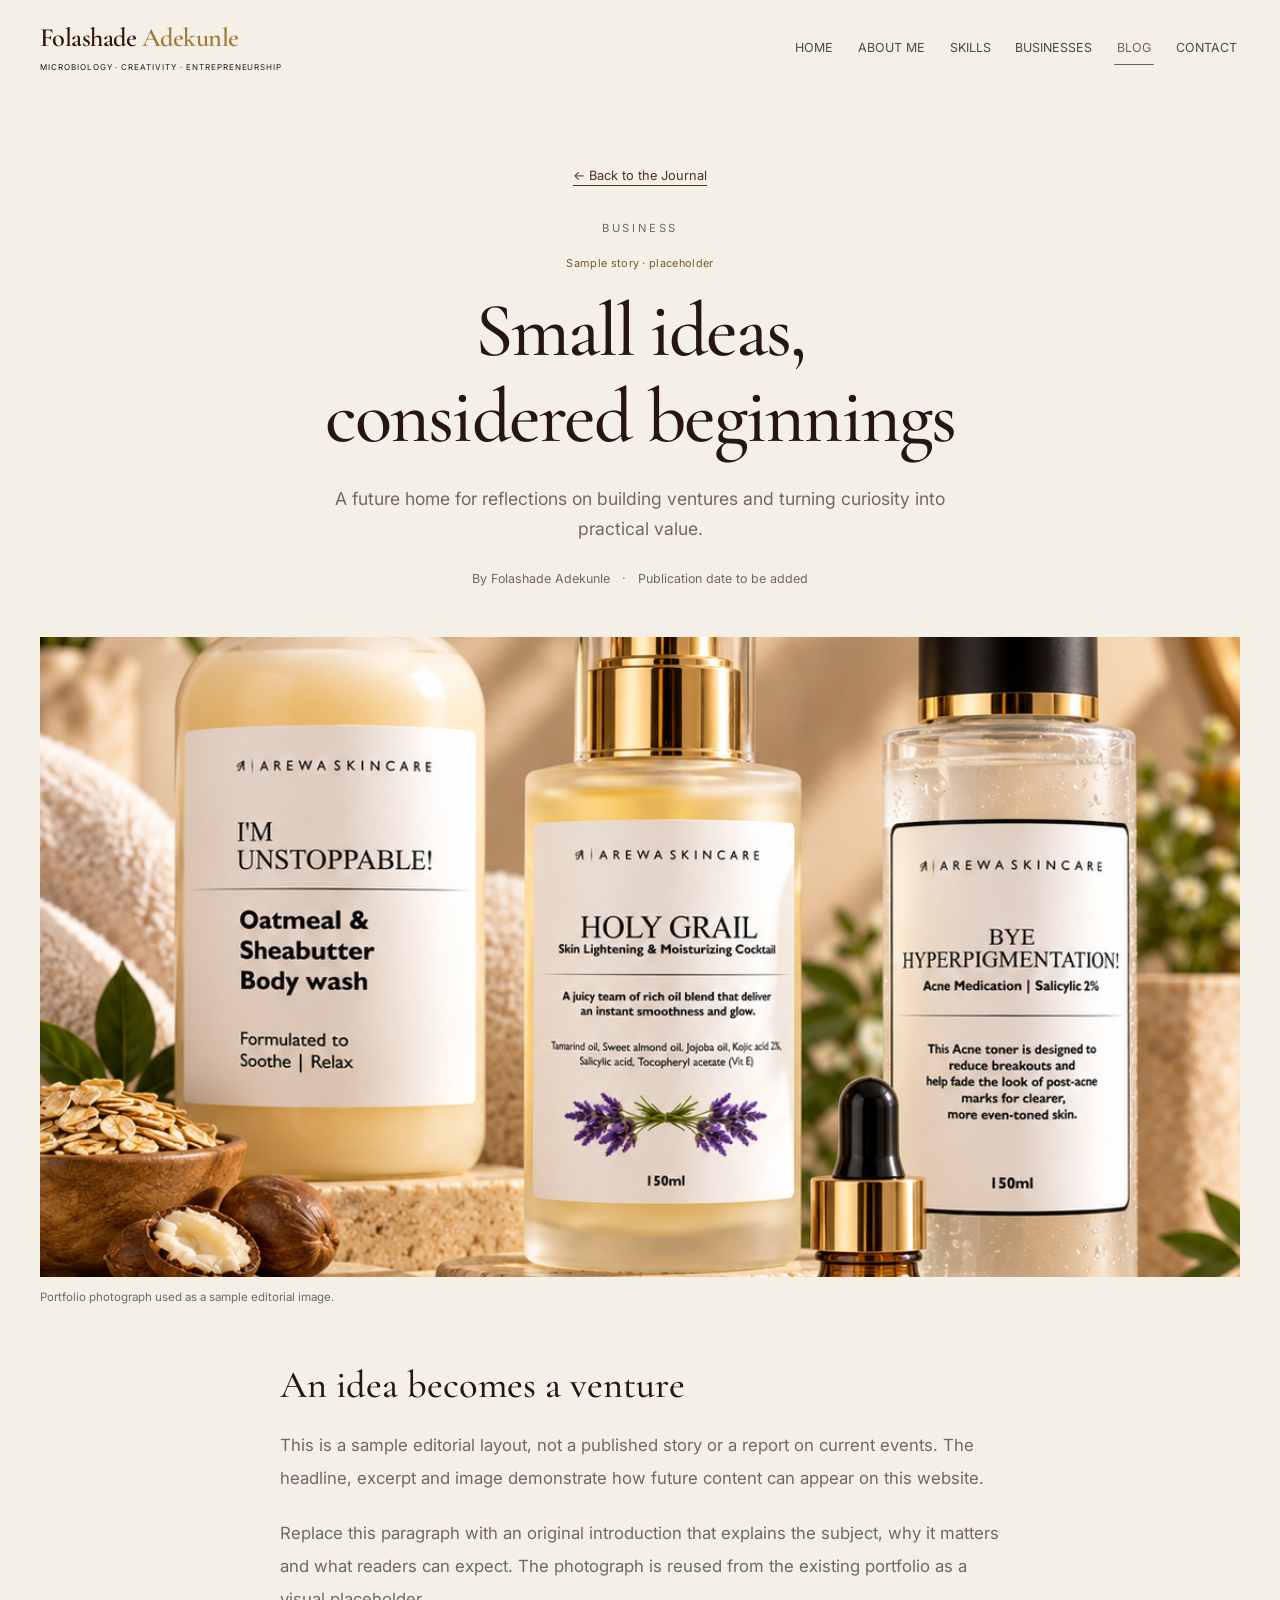
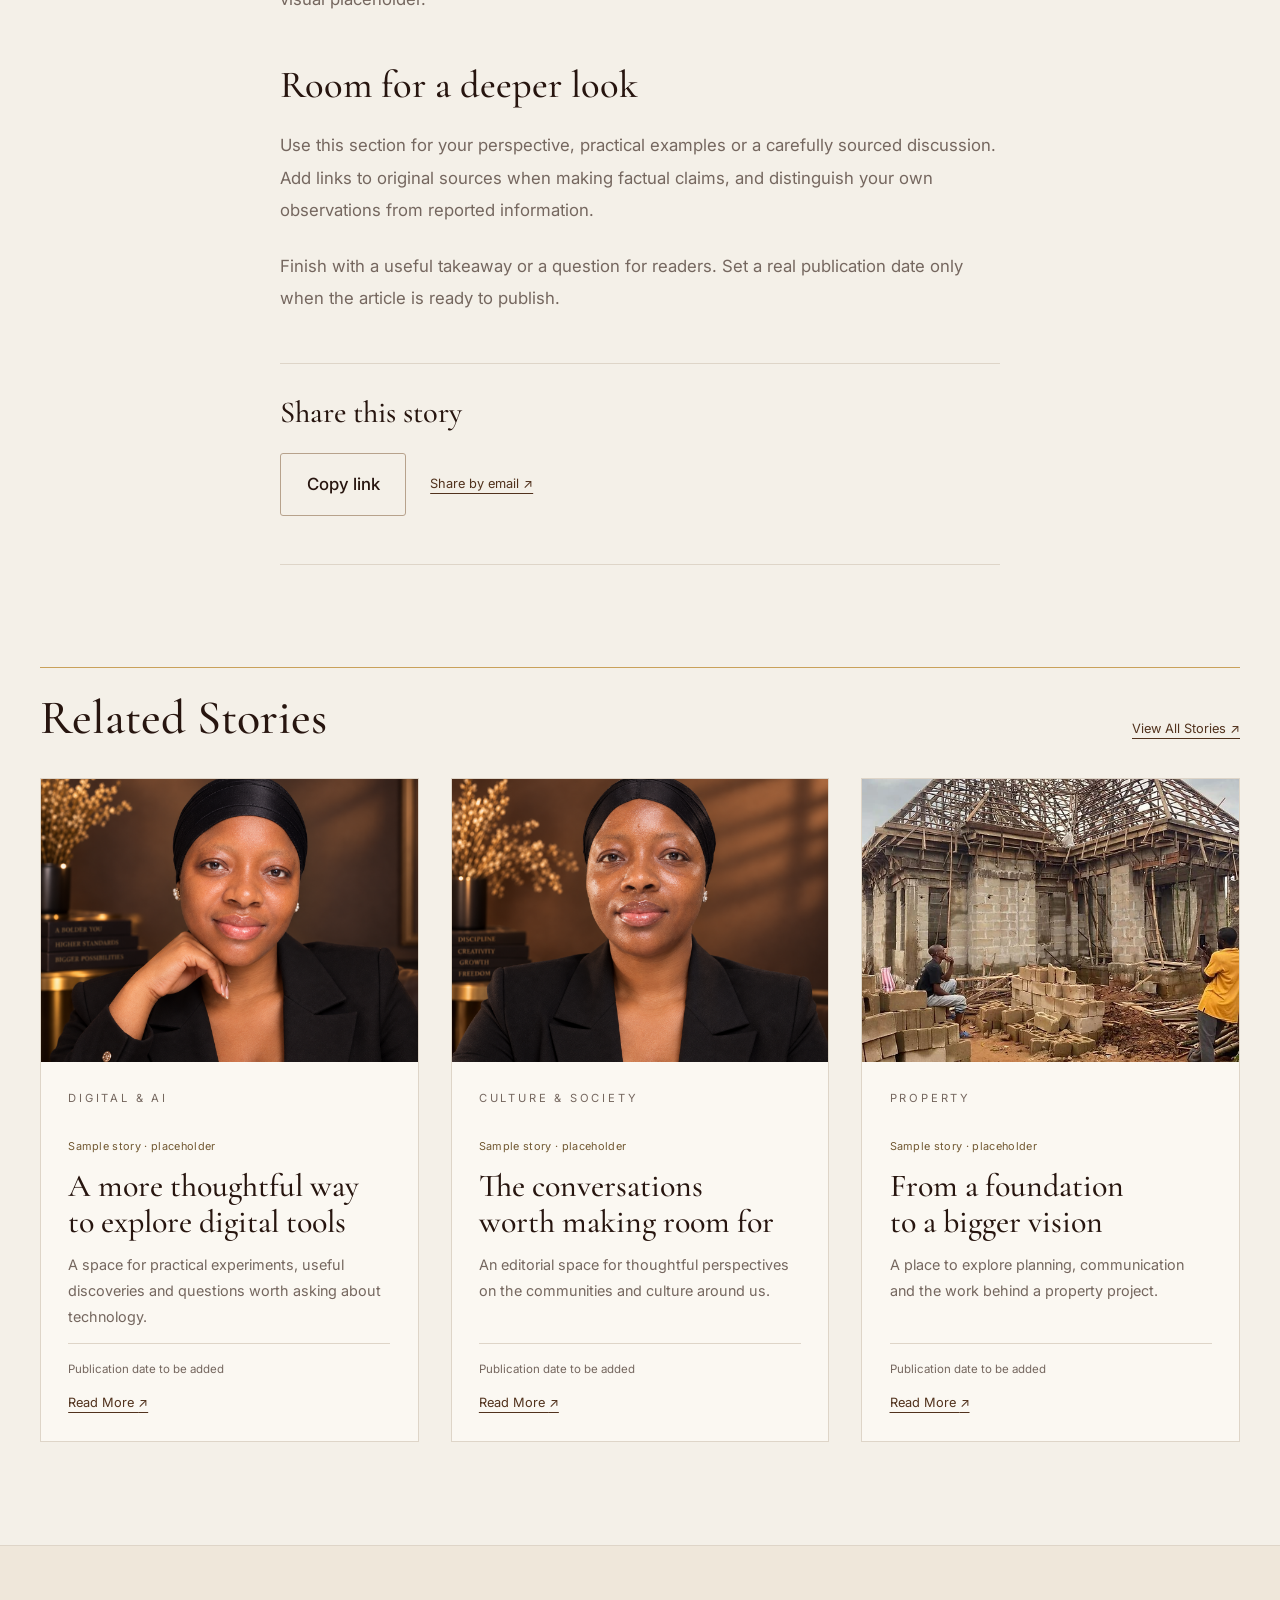
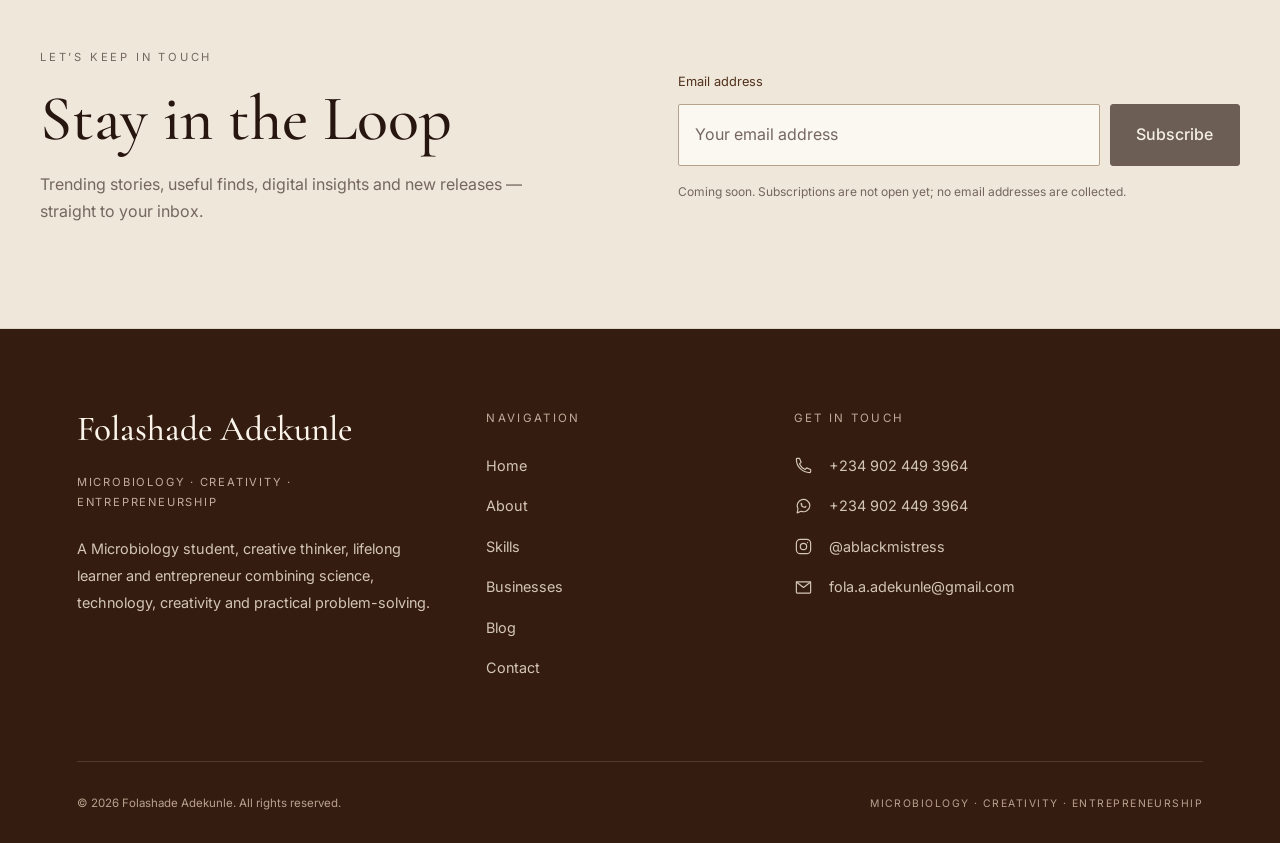
<file: story-business.html>
<!DOCTYPE html>
<html lang="en"><head><meta charset="UTF-8" /><meta name="viewport" content="width=device-width, initial-scale=1.0" />
<meta name="description" content="A future home for reflections on building ventures and turning curiosity into practical value." /><title>Small ideas, considered beginnings | Folashade Adekunle</title>
<link rel="stylesheet" href="https://fonts.googleapis.com/css2?family=Cormorant+Garamond:wght@500;600&amp;family=Inter:wght@400;500;600&amp;display=swap" />
<link rel="stylesheet" href="style.css" /><link rel="stylesheet" href="editorial.css" /></head>
<body class="editorial-portfolio editorial-page"><a class="editorial-skip" href="#editorial-main">Skip to content</a><header class="site-header editorial-header">
      <nav class="navbar container" aria-label="Main navigation">
        <a href="index.html#home" class="brand" aria-label="Folashade Adekunle home">
          <span class="signature-name">Folashade <span>Adekunle</span></span>
          <span class="signature-caption">MICROBIOLOGY · CREATIVITY · ENTREPRENEURSHIP</span>
        </a>

        <button
          class="nav-toggle"
          type="button"
          aria-label="Open menu"
          aria-expanded="false"
          aria-controls="portfolio-navigation"
        >
          <span></span>
          <span></span>
          <span></span>
        </button>

        <div class="nav-menu" id="portfolio-navigation">
          <a href="index.html#home">Home</a>
          <a href="index.html#about">About Me</a>
          <a href="index.html#skills">Skills</a>
          <a href="index.html#businesses">Businesses</a>
          <a href="blog.html" class="active" aria-current="page">Blog</a>
          <!-- Future main navigation: Courses / Shop and Book Me, when these pages launch. -->
          <a href="index.html#contact">Contact</a>
        </div>
      </nav>
    </header>
<main id="editorial-main"><article class="article-layout container"><header class="article-heading"><a class="story-text-link" href="blog.html">← Back to the Journal</a><p class="eyebrow">Business</p><span class="story-sample">Sample story · placeholder</span><h1>Small ideas, considered beginnings</h1><p class="article-subtitle">A future home for reflections on building ventures and turning curiosity into practical value.</p><p class="article-byline">By Folashade Adekunle <span aria-hidden="true">·</span> <span>Publication date to be added</span></p></header>
<figure class="article-hero"><img src="images/skincare/centralphoto.png" alt="Arewa Skincare portfolio photograph" width="1200" height="800" /><figcaption>Portfolio photograph used as a sample editorial image.</figcaption></figure>
<div class="article-body"><section><h2>An idea becomes a venture</h2><p>This is a sample editorial layout, not a published story or a report on current events. The headline, excerpt and image demonstrate how future content can appear on this website.</p><p>Replace this paragraph with an original introduction that explains the subject, why it matters and what readers can expect. The photograph is reused from the existing portfolio as a visual placeholder.</p></section><section><h2>Room for a deeper look</h2><p>Use this section for your perspective, practical examples or a carefully sourced discussion. Add links to original sources when making factual claims, and distinguish your own observations from reported information.</p><p>Finish with a useful takeaway or a question for readers. Set a real publication date only when the article is ready to publish.</p></section><aside class="article-share" aria-labelledby="share-title"><h2 id="share-title">Share this story</h2><div><button type="button" class="button button-secondary" data-copy-story hidden>Copy link</button><a class="story-text-link" href="mailto:?subject=Small ideas, considered beginnings" data-email-story>Share by email ↗</a></div><p class="share-status" role="status" aria-live="polite"></p></aside></div></article>
<section class="section container" aria-labelledby="related-title"><div class="editorial-section-line"><h2 id="related-title">Related Stories</h2><a class="story-text-link" href="blog.html">View All Stories ↗</a></div><div class="story-grid"><article class="story-card" data-story-category="Digital &amp; AI">
      <a class="story-image" href="story-digital-ai.html" tabindex="-1" aria-hidden="true"><img src="images/profile/fffola.png" alt="" loading="lazy" width="800" height="600" /></a>
      <div class="story-card-copy"><p class="eyebrow">Digital &amp; AI</p><span class="story-sample">Sample story · placeholder</span>
      <h3><a href="story-digital-ai.html">A more thoughtful way to explore digital tools</a></h3><p>A space for practical experiments, useful discoveries and questions worth asking about technology.</p>
      <div class="story-card-bottom"><p class="story-date"><span>Publication date to be added</span></p><a class="story-text-link" href="story-digital-ai.html" aria-label="Read more: A more thoughtful way to explore digital tools">Read More <span aria-hidden="true">↗</span></a></div></div>
    </article><article class="story-card" data-story-category="Culture &amp; Society">
      <a class="story-image" href="story-culture-society.html" tabindex="-1" aria-hidden="true"><img src="images/profile/folpotrait.png" alt="" loading="lazy" width="800" height="600" /></a>
      <div class="story-card-copy"><p class="eyebrow">Culture &amp; Society</p><span class="story-sample">Sample story · placeholder</span>
      <h3><a href="story-culture-society.html">The conversations worth making room for</a></h3><p>An editorial space for thoughtful perspectives on the communities and culture around us.</p>
      <div class="story-card-bottom"><p class="story-date"><span>Publication date to be added</span></p><a class="story-text-link" href="story-culture-society.html" aria-label="Read more: The conversations worth making room for">Read More <span aria-hidden="true">↗</span></a></div></div>
    </article><article class="story-card" data-story-category="Property">
      <a class="story-image" href="story-property.html" tabindex="-1" aria-hidden="true"><img src="images/properties/completed.webp" alt="" loading="lazy" width="800" height="600" /></a>
      <div class="story-card-copy"><p class="eyebrow">Property</p><span class="story-sample">Sample story · placeholder</span>
      <h3><a href="story-property.html">From a foundation to a bigger vision</a></h3><p>A place to explore planning, communication and the work behind a property project.</p>
      <div class="story-card-bottom"><p class="story-date"><span>Publication date to be added</span></p><a class="story-text-link" href="story-property.html" aria-label="Read more: From a foundation to a bigger vision">Read More <span aria-hidden="true">↗</span></a></div></div>
    </article></div></section><section class="newsletter-section section" aria-labelledby="newsletter-title"><div class="container newsletter-layout">
      <div><p class="eyebrow">LET’S KEEP IN TOUCH</p><h2 id="newsletter-title">Stay in the Loop</h2><p>Trending stories, useful finds, digital insights and new releases — straight to your inbox.</p></div>
      <!-- Connect a provider endpoint, enable these fields, and remove the preview handler only after integration. -->
      <form class="newsletter-form" data-newsletter-form data-provider="unconnected" aria-describedby="newsletter-note">
        <label for="newsletter-email">Email address</label><div class="newsletter-fields"><input id="newsletter-email" name="email" type="email" autocomplete="email" placeholder="Your email address" disabled /><button class="button" type="submit" disabled>Subscribe</button></div>
        <p id="newsletter-note" class="newsletter-note">Coming soon. Subscriptions are not open yet; no email addresses are collected.</p>
      </form></div></section></main><footer class="site-footer editorial-footer">
      <div class="container">
        <div class="footer-columns">
          <div class="footer-profile">
            <h3>Folashade Adekunle</h3>
            <p class="footer-caption">MICROBIOLOGY · CREATIVITY · ENTREPRENEURSHIP</p>
            <p>A Microbiology student, creative thinker, lifelong learner and entrepreneur combining science, technology, creativity and practical problem-solving.</p>
          </div>
          <nav aria-label="Footer navigation">
            <h4>NAVIGATION</h4>
            <a href="index.html#home">Home</a><a href="index.html#about">About</a><a href="index.html#skills">Skills</a>
            <a href="index.html#businesses">Businesses</a><a href="blog.html">Blog</a><a href="index.html#contact">Contact</a>
          </nav>
          <div class="footer-contact-details">
            <h4>GET IN TOUCH</h4>
            <a class="footer-contact-link" href="tel:+2349024493964" aria-label="Phone: +234 902 449 3964"><svg viewBox="0 0 24 24" fill="none" stroke="currentColor" stroke-width="1.5" stroke-linecap="round" stroke-linejoin="round" aria-hidden="true"><path d="M7 3H4a1 1 0 0 0-1 1c0 9.4 7.6 17 17 17a1 1 0 0 0 1-1v-3l-5-2-2 2a14 14 0 0 1-7-7l2-2-2-5Z"/></svg><span>+234 902 449 3964</span></a>
            <a class="footer-contact-link" href="https://wa.me/2349024493964" aria-label="WhatsApp: +234 902 449 3964" target="_blank" rel="noopener noreferrer"><svg viewBox="0 0 24 24" fill="none" stroke="currentColor" stroke-width="1.5" stroke-linecap="round" stroke-linejoin="round" aria-hidden="true"><path d="M20 11a8 8 0 0 1-11 7L4 20l1-5A8 8 0 1 1 20 11Z"/><path d="M9 8c0 3 2 5 5 5l1-1M9 8l1 1"/></svg><span>+234 902 449 3964</span></a>
            <a class="footer-contact-link" href="https://www.instagram.com/ablackmistress/" aria-label="Instagram: @ablackmistress" target="_blank" rel="noopener noreferrer"><svg viewBox="0 0 24 24" fill="none" stroke="currentColor" stroke-width="1.5" stroke-linecap="round" stroke-linejoin="round" aria-hidden="true"><rect x="3" y="3" width="18" height="18" rx="5"/><circle cx="12" cy="12" r="4"/><path d="M17 7h.01"/></svg><span>@ablackmistress</span></a>
            <a class="footer-contact-link" href="mailto:fola.a.adekunle@gmail.com" aria-label="Email: fola.a.adekunle@gmail.com"><svg viewBox="0 0 24 24" fill="none" stroke="currentColor" stroke-width="1.5" stroke-linecap="round" stroke-linejoin="round" aria-hidden="true"><rect x="3" y="5" width="18" height="14" rx="1"/><path d="m3 5 9 7 9-7"/></svg><span>fola.a.adekunle@gmail.com</span></a>
          </div>
        </div>
        <div class="footer-bottom">
          <p>© <span id="year">2026</span> Folashade Adekunle. All rights reserved.</p>
          <p>MICROBIOLOGY · CREATIVITY · ENTREPRENEURSHIP</p>
        </div>
      </div>
    </footer><script src="script.js"></script><script src="editorial.js"></script></body></html>
</file>
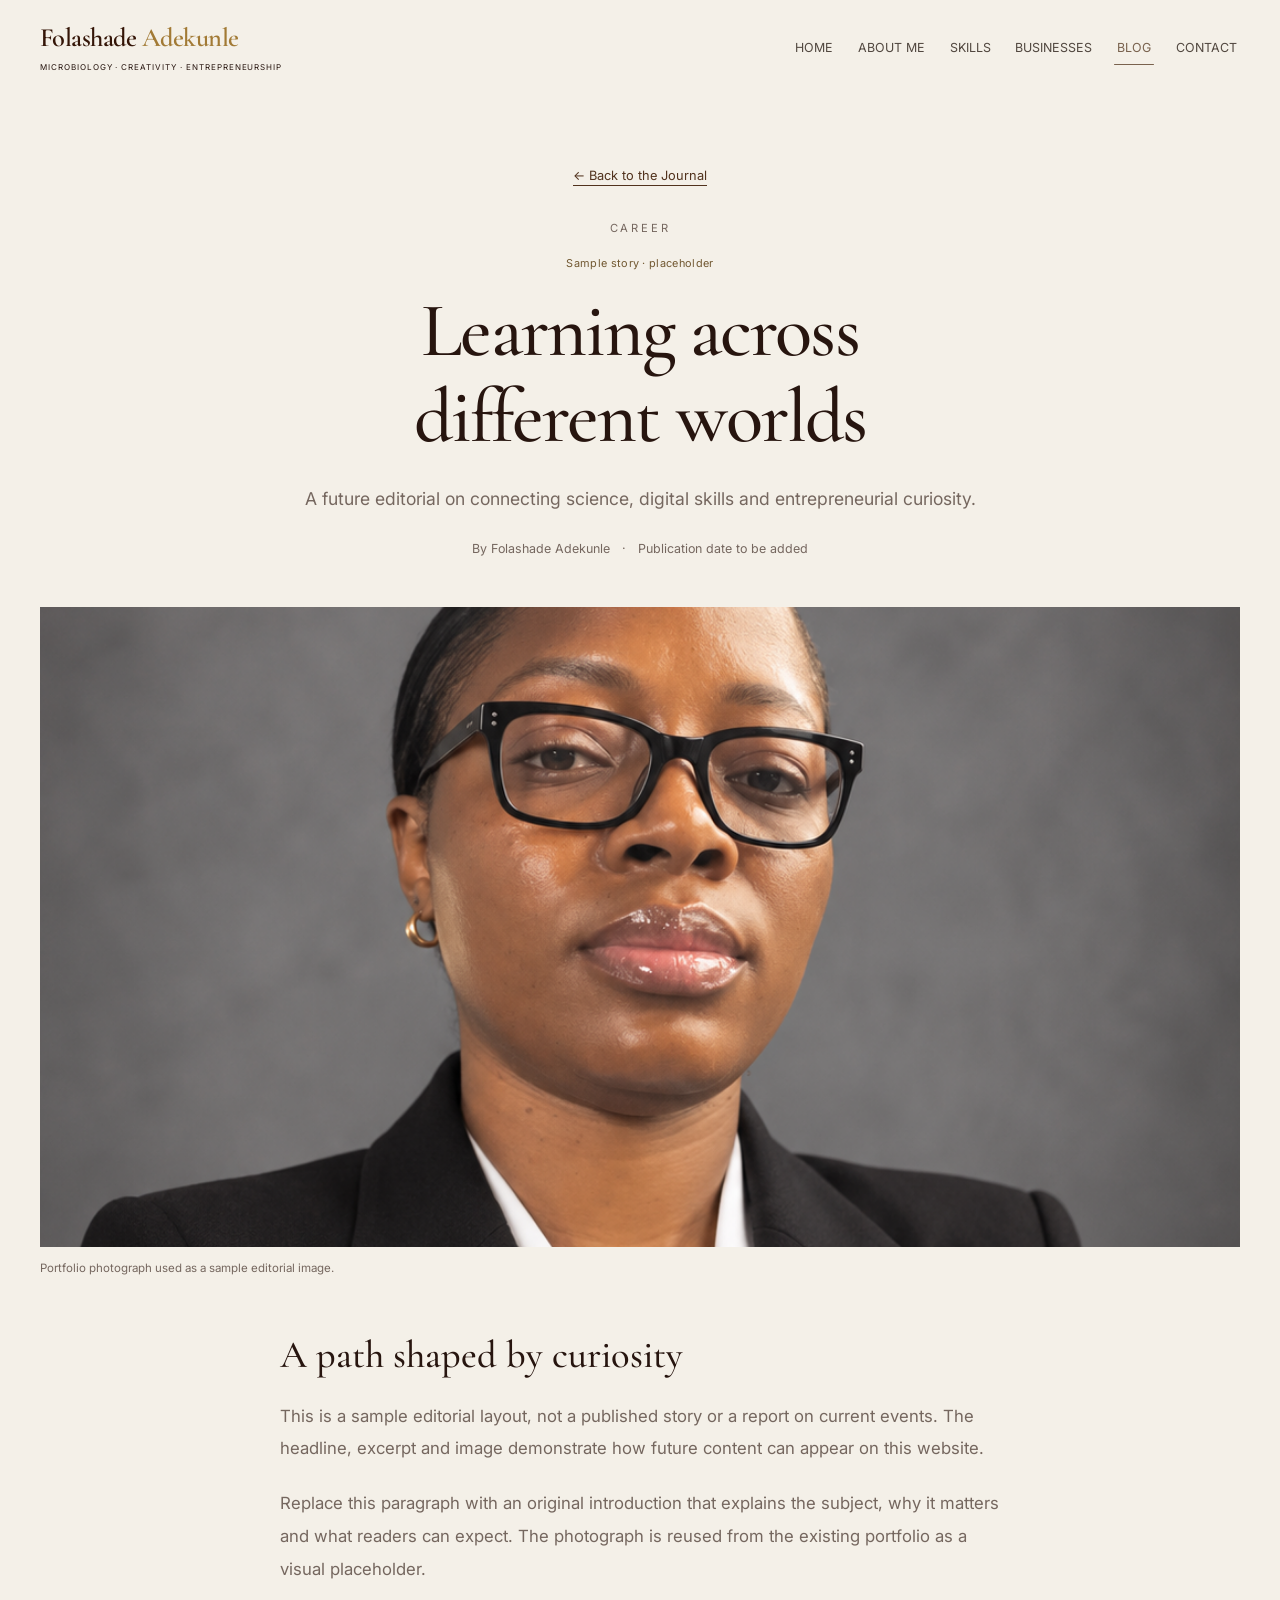
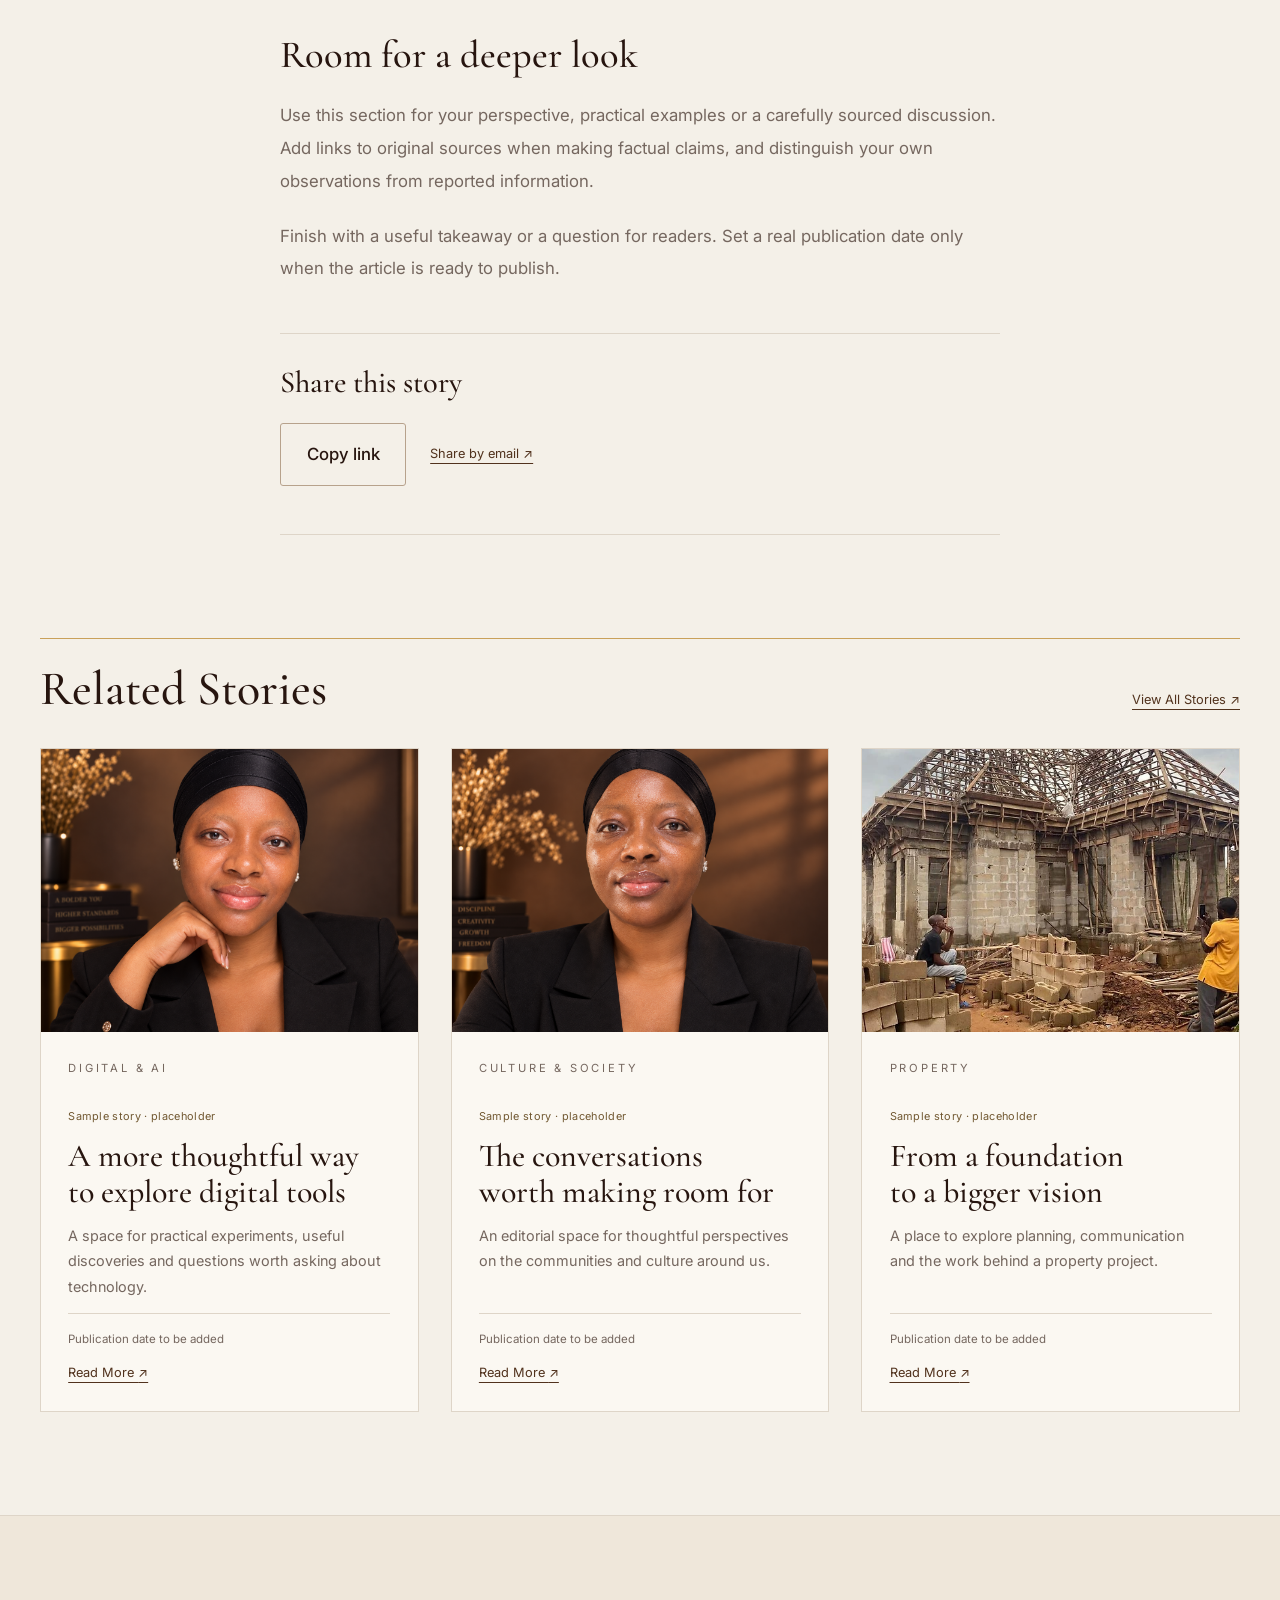
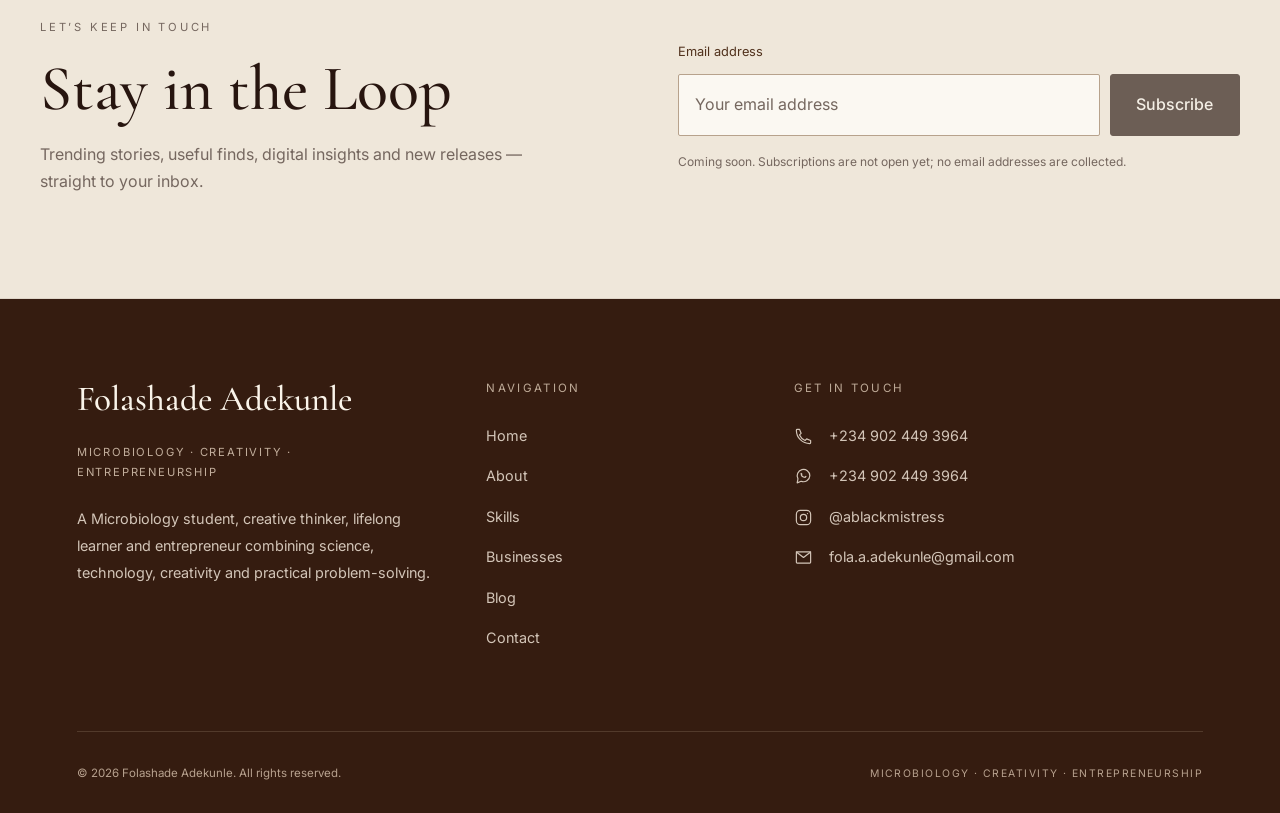
<file: story-career.html>
<!DOCTYPE html>
<html lang="en"><head><meta charset="UTF-8" /><meta name="viewport" content="width=device-width, initial-scale=1.0" />
<meta name="description" content="A future editorial on connecting science, digital skills and entrepreneurial curiosity." /><title>Learning across different worlds | Folashade Adekunle</title>
<link rel="stylesheet" href="https://fonts.googleapis.com/css2?family=Cormorant+Garamond:wght@500;600&amp;family=Inter:wght@400;500;600&amp;display=swap" />
<link rel="stylesheet" href="style.css" /><link rel="stylesheet" href="editorial.css" /></head>
<body class="editorial-portfolio editorial-page"><a class="editorial-skip" href="#editorial-main">Skip to content</a><header class="site-header editorial-header">
      <nav class="navbar container" aria-label="Main navigation">
        <a href="index.html#home" class="brand" aria-label="Folashade Adekunle home">
          <span class="signature-name">Folashade <span>Adekunle</span></span>
          <span class="signature-caption">MICROBIOLOGY · CREATIVITY · ENTREPRENEURSHIP</span>
        </a>

        <button
          class="nav-toggle"
          type="button"
          aria-label="Open menu"
          aria-expanded="false"
          aria-controls="portfolio-navigation"
        >
          <span></span>
          <span></span>
          <span></span>
        </button>

        <div class="nav-menu" id="portfolio-navigation">
          <a href="index.html#home">Home</a>
          <a href="index.html#about">About Me</a>
          <a href="index.html#skills">Skills</a>
          <a href="index.html#businesses">Businesses</a>
          <a href="blog.html" class="active" aria-current="page">Blog</a>
          <!-- Future main navigation: Courses / Shop and Book Me, when these pages launch. -->
          <a href="index.html#contact">Contact</a>
        </div>
      </nav>
    </header>
<main id="editorial-main"><article class="article-layout container"><header class="article-heading"><a class="story-text-link" href="blog.html">← Back to the Journal</a><p class="eyebrow">Career</p><span class="story-sample">Sample story · placeholder</span><h1>Learning across different worlds</h1><p class="article-subtitle">A future editorial on connecting science, digital skills and entrepreneurial curiosity.</p><p class="article-byline">By Folashade Adekunle <span aria-hidden="true">·</span> <span>Publication date to be added</span></p></header>
<figure class="article-hero"><img src="images/profile/4la.png" alt="Folashade Adekunle portrait" width="1200" height="800" /><figcaption>Portfolio photograph used as a sample editorial image.</figcaption></figure>
<div class="article-body"><section><h2>A path shaped by curiosity</h2><p>This is a sample editorial layout, not a published story or a report on current events. The headline, excerpt and image demonstrate how future content can appear on this website.</p><p>Replace this paragraph with an original introduction that explains the subject, why it matters and what readers can expect. The photograph is reused from the existing portfolio as a visual placeholder.</p></section><section><h2>Room for a deeper look</h2><p>Use this section for your perspective, practical examples or a carefully sourced discussion. Add links to original sources when making factual claims, and distinguish your own observations from reported information.</p><p>Finish with a useful takeaway or a question for readers. Set a real publication date only when the article is ready to publish.</p></section><aside class="article-share" aria-labelledby="share-title"><h2 id="share-title">Share this story</h2><div><button type="button" class="button button-secondary" data-copy-story hidden>Copy link</button><a class="story-text-link" href="mailto:?subject=Learning across different worlds" data-email-story>Share by email ↗</a></div><p class="share-status" role="status" aria-live="polite"></p></aside></div></article>
<section class="section container" aria-labelledby="related-title"><div class="editorial-section-line"><h2 id="related-title">Related Stories</h2><a class="story-text-link" href="blog.html">View All Stories ↗</a></div><div class="story-grid"><article class="story-card" data-story-category="Digital &amp; AI">
      <a class="story-image" href="story-digital-ai.html" tabindex="-1" aria-hidden="true"><img src="images/profile/fffola.png" alt="" loading="lazy" width="800" height="600" /></a>
      <div class="story-card-copy"><p class="eyebrow">Digital &amp; AI</p><span class="story-sample">Sample story · placeholder</span>
      <h3><a href="story-digital-ai.html">A more thoughtful way to explore digital tools</a></h3><p>A space for practical experiments, useful discoveries and questions worth asking about technology.</p>
      <div class="story-card-bottom"><p class="story-date"><span>Publication date to be added</span></p><a class="story-text-link" href="story-digital-ai.html" aria-label="Read more: A more thoughtful way to explore digital tools">Read More <span aria-hidden="true">↗</span></a></div></div>
    </article><article class="story-card" data-story-category="Culture &amp; Society">
      <a class="story-image" href="story-culture-society.html" tabindex="-1" aria-hidden="true"><img src="images/profile/folpotrait.png" alt="" loading="lazy" width="800" height="600" /></a>
      <div class="story-card-copy"><p class="eyebrow">Culture &amp; Society</p><span class="story-sample">Sample story · placeholder</span>
      <h3><a href="story-culture-society.html">The conversations worth making room for</a></h3><p>An editorial space for thoughtful perspectives on the communities and culture around us.</p>
      <div class="story-card-bottom"><p class="story-date"><span>Publication date to be added</span></p><a class="story-text-link" href="story-culture-society.html" aria-label="Read more: The conversations worth making room for">Read More <span aria-hidden="true">↗</span></a></div></div>
    </article><article class="story-card" data-story-category="Property">
      <a class="story-image" href="story-property.html" tabindex="-1" aria-hidden="true"><img src="images/properties/completed.webp" alt="" loading="lazy" width="800" height="600" /></a>
      <div class="story-card-copy"><p class="eyebrow">Property</p><span class="story-sample">Sample story · placeholder</span>
      <h3><a href="story-property.html">From a foundation to a bigger vision</a></h3><p>A place to explore planning, communication and the work behind a property project.</p>
      <div class="story-card-bottom"><p class="story-date"><span>Publication date to be added</span></p><a class="story-text-link" href="story-property.html" aria-label="Read more: From a foundation to a bigger vision">Read More <span aria-hidden="true">↗</span></a></div></div>
    </article></div></section><section class="newsletter-section section" aria-labelledby="newsletter-title"><div class="container newsletter-layout">
      <div><p class="eyebrow">LET’S KEEP IN TOUCH</p><h2 id="newsletter-title">Stay in the Loop</h2><p>Trending stories, useful finds, digital insights and new releases — straight to your inbox.</p></div>
      <!-- Connect a provider endpoint, enable these fields, and remove the preview handler only after integration. -->
      <form class="newsletter-form" data-newsletter-form data-provider="unconnected" aria-describedby="newsletter-note">
        <label for="newsletter-email">Email address</label><div class="newsletter-fields"><input id="newsletter-email" name="email" type="email" autocomplete="email" placeholder="Your email address" disabled /><button class="button" type="submit" disabled>Subscribe</button></div>
        <p id="newsletter-note" class="newsletter-note">Coming soon. Subscriptions are not open yet; no email addresses are collected.</p>
      </form></div></section></main><footer class="site-footer editorial-footer">
      <div class="container">
        <div class="footer-columns">
          <div class="footer-profile">
            <h3>Folashade Adekunle</h3>
            <p class="footer-caption">MICROBIOLOGY · CREATIVITY · ENTREPRENEURSHIP</p>
            <p>A Microbiology student, creative thinker, lifelong learner and entrepreneur combining science, technology, creativity and practical problem-solving.</p>
          </div>
          <nav aria-label="Footer navigation">
            <h4>NAVIGATION</h4>
            <a href="index.html#home">Home</a><a href="index.html#about">About</a><a href="index.html#skills">Skills</a>
            <a href="index.html#businesses">Businesses</a><a href="blog.html">Blog</a><a href="index.html#contact">Contact</a>
          </nav>
          <div class="footer-contact-details">
            <h4>GET IN TOUCH</h4>
            <a class="footer-contact-link" href="tel:+2349024493964" aria-label="Phone: +234 902 449 3964"><svg viewBox="0 0 24 24" fill="none" stroke="currentColor" stroke-width="1.5" stroke-linecap="round" stroke-linejoin="round" aria-hidden="true"><path d="M7 3H4a1 1 0 0 0-1 1c0 9.4 7.6 17 17 17a1 1 0 0 0 1-1v-3l-5-2-2 2a14 14 0 0 1-7-7l2-2-2-5Z"/></svg><span>+234 902 449 3964</span></a>
            <a class="footer-contact-link" href="https://wa.me/2349024493964" aria-label="WhatsApp: +234 902 449 3964" target="_blank" rel="noopener noreferrer"><svg viewBox="0 0 24 24" fill="none" stroke="currentColor" stroke-width="1.5" stroke-linecap="round" stroke-linejoin="round" aria-hidden="true"><path d="M20 11a8 8 0 0 1-11 7L4 20l1-5A8 8 0 1 1 20 11Z"/><path d="M9 8c0 3 2 5 5 5l1-1M9 8l1 1"/></svg><span>+234 902 449 3964</span></a>
            <a class="footer-contact-link" href="https://www.instagram.com/ablackmistress/" aria-label="Instagram: @ablackmistress" target="_blank" rel="noopener noreferrer"><svg viewBox="0 0 24 24" fill="none" stroke="currentColor" stroke-width="1.5" stroke-linecap="round" stroke-linejoin="round" aria-hidden="true"><rect x="3" y="3" width="18" height="18" rx="5"/><circle cx="12" cy="12" r="4"/><path d="M17 7h.01"/></svg><span>@ablackmistress</span></a>
            <a class="footer-contact-link" href="mailto:fola.a.adekunle@gmail.com" aria-label="Email: fola.a.adekunle@gmail.com"><svg viewBox="0 0 24 24" fill="none" stroke="currentColor" stroke-width="1.5" stroke-linecap="round" stroke-linejoin="round" aria-hidden="true"><rect x="3" y="5" width="18" height="14" rx="1"/><path d="m3 5 9 7 9-7"/></svg><span>fola.a.adekunle@gmail.com</span></a>
          </div>
        </div>
        <div class="footer-bottom">
          <p>© <span id="year">2026</span> Folashade Adekunle. All rights reserved.</p>
          <p>MICROBIOLOGY · CREATIVITY · ENTREPRENEURSHIP</p>
        </div>
      </div>
    </footer><script src="script.js"></script><script src="editorial.js"></script></body></html>
</file>
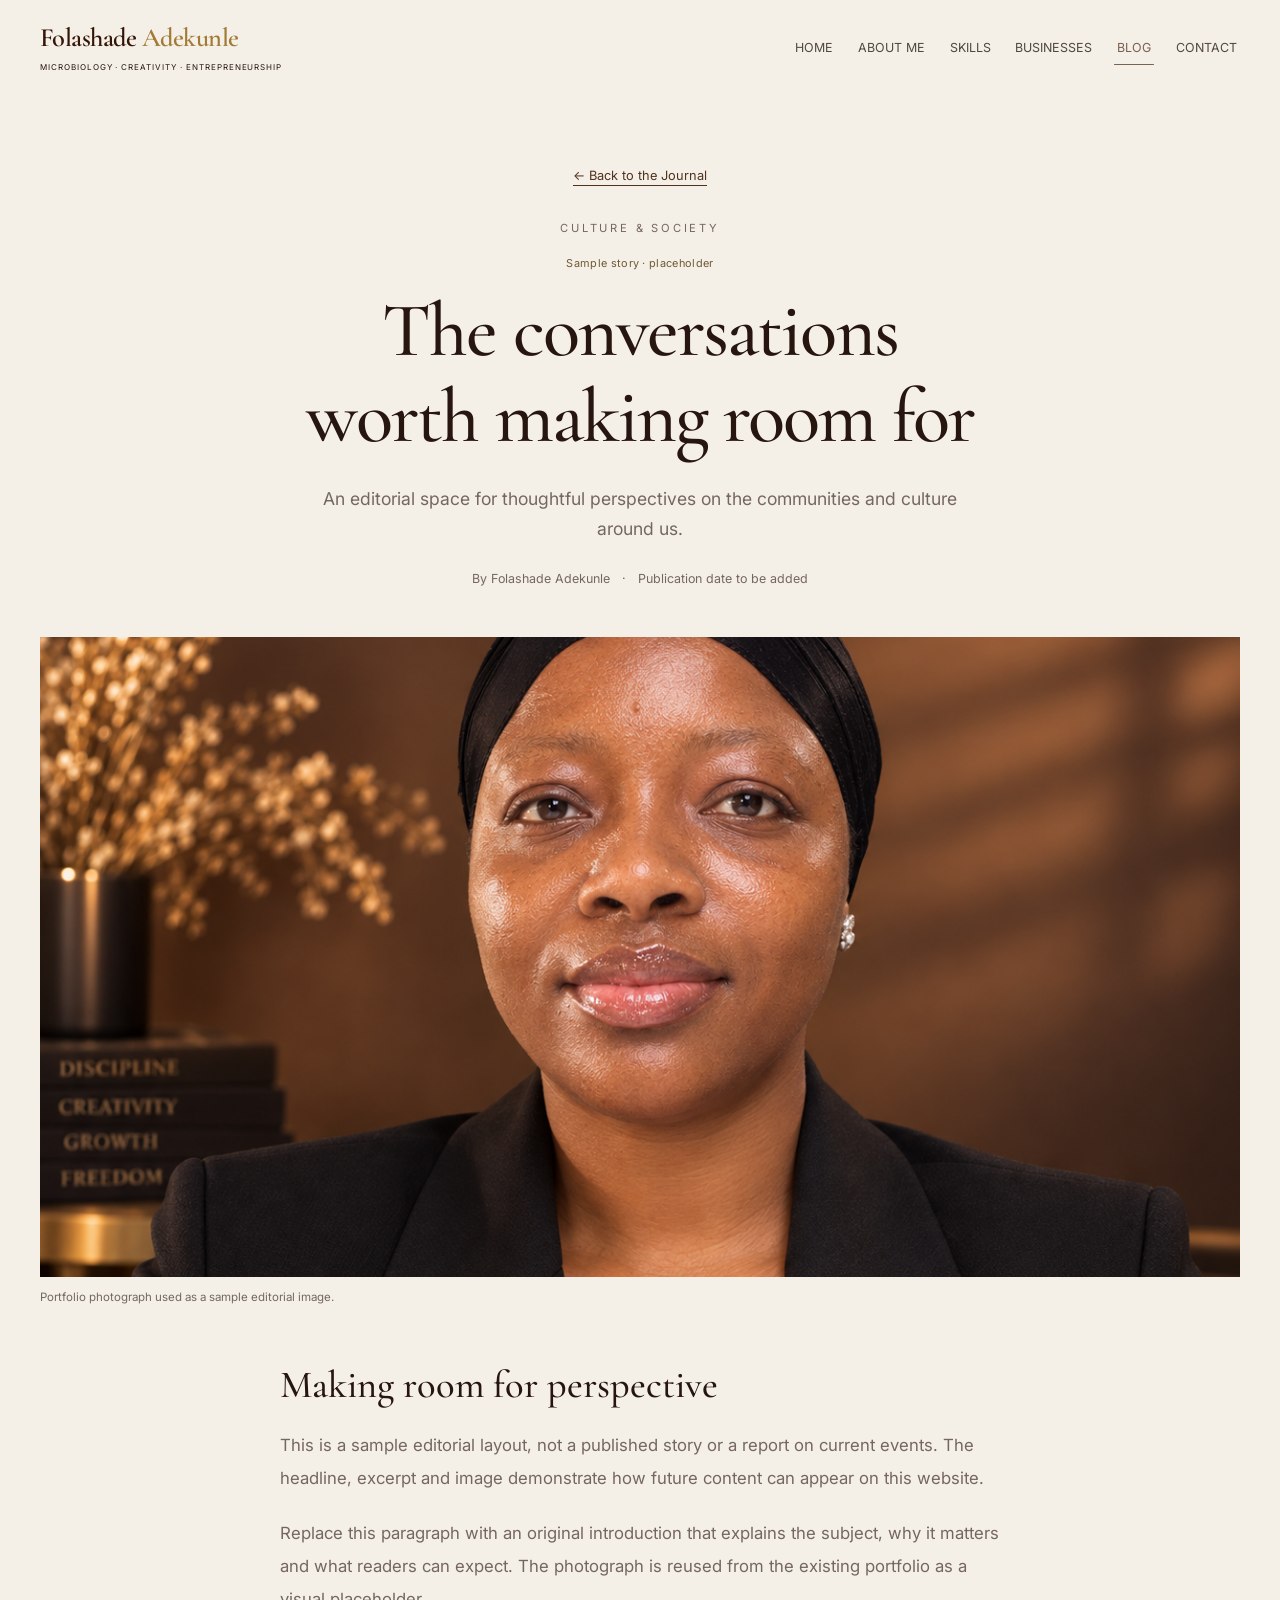
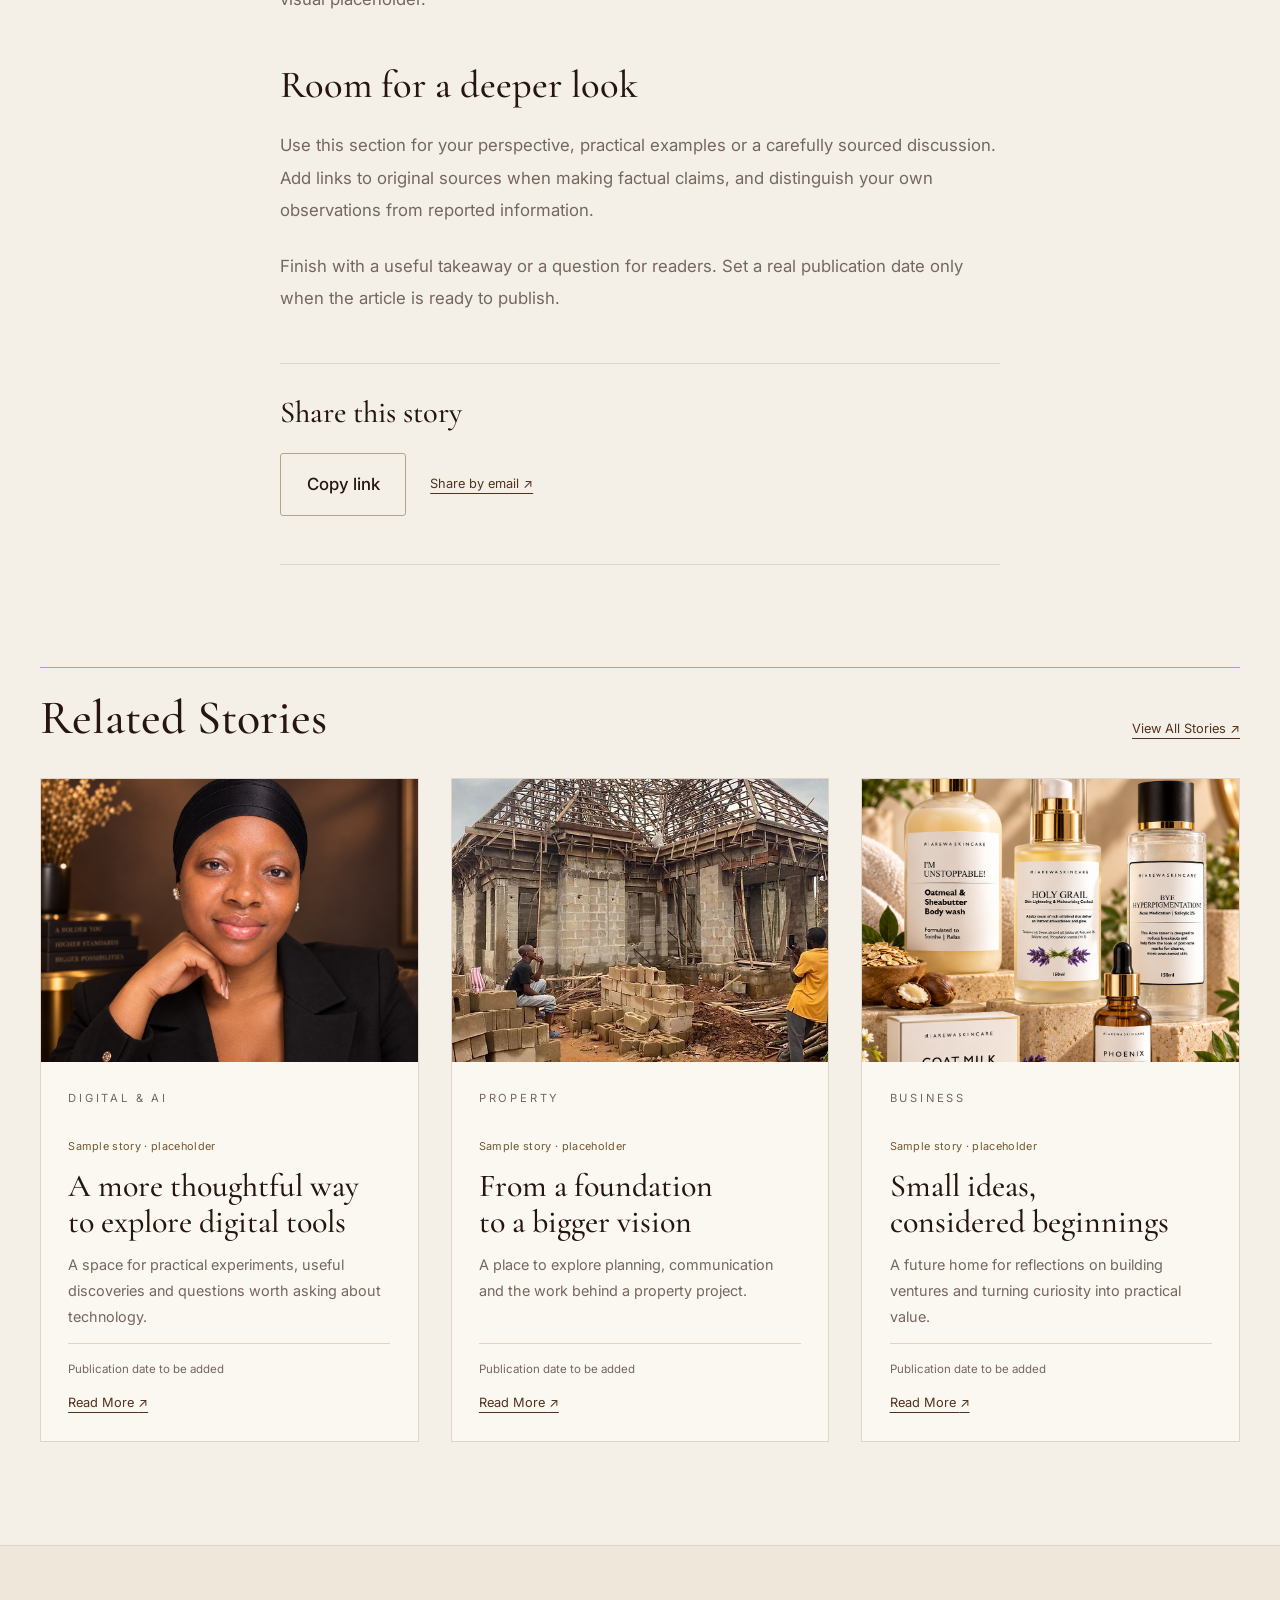
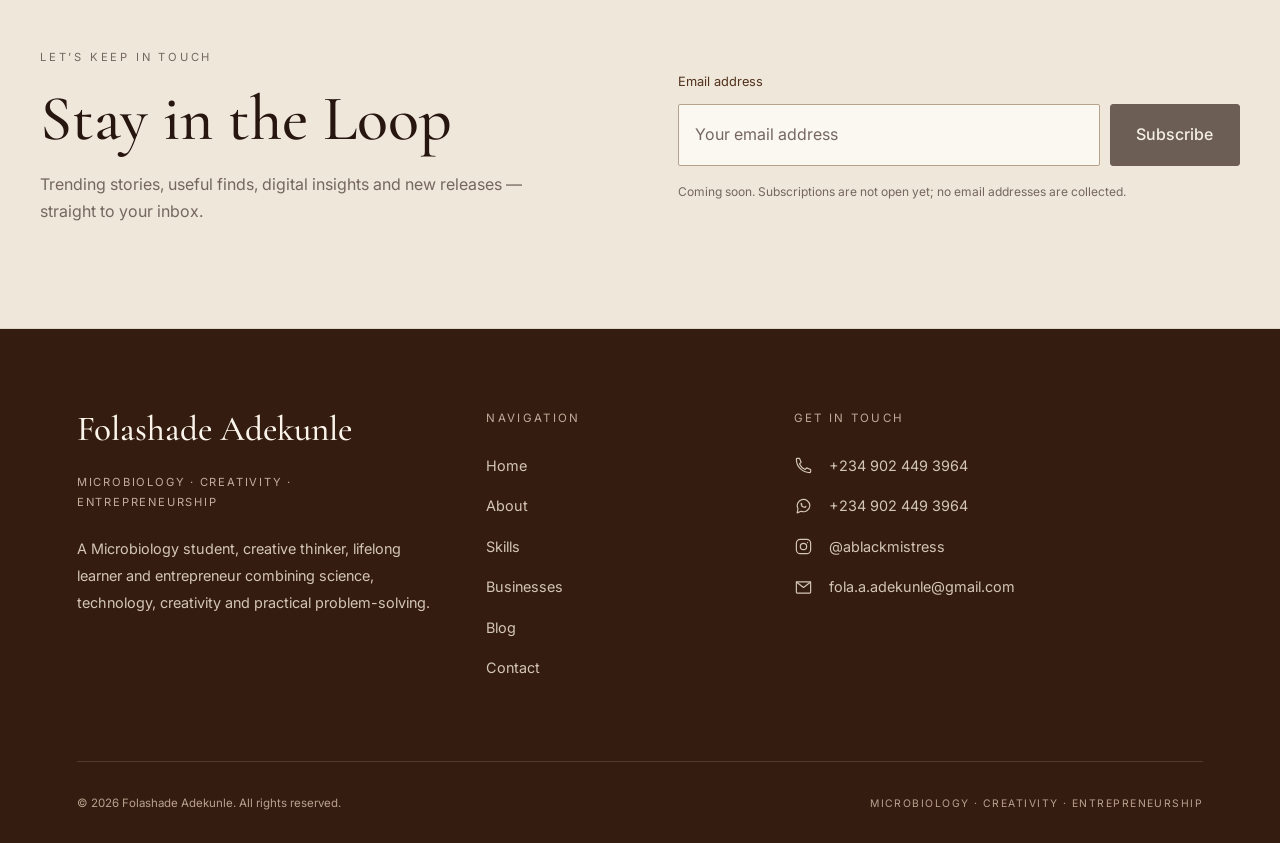
<file: story-culture-society.html>
<!DOCTYPE html>
<html lang="en"><head><meta charset="UTF-8" /><meta name="viewport" content="width=device-width, initial-scale=1.0" />
<meta name="description" content="An editorial space for thoughtful perspectives on the communities and culture around us." /><title>The conversations worth making room for | Folashade Adekunle</title>
<link rel="stylesheet" href="https://fonts.googleapis.com/css2?family=Cormorant+Garamond:wght@500;600&amp;family=Inter:wght@400;500;600&amp;display=swap" />
<link rel="stylesheet" href="style.css" /><link rel="stylesheet" href="editorial.css" /></head>
<body class="editorial-portfolio editorial-page"><a class="editorial-skip" href="#editorial-main">Skip to content</a><header class="site-header editorial-header">
      <nav class="navbar container" aria-label="Main navigation">
        <a href="index.html#home" class="brand" aria-label="Folashade Adekunle home">
          <span class="signature-name">Folashade <span>Adekunle</span></span>
          <span class="signature-caption">MICROBIOLOGY · CREATIVITY · ENTREPRENEURSHIP</span>
        </a>

        <button
          class="nav-toggle"
          type="button"
          aria-label="Open menu"
          aria-expanded="false"
          aria-controls="portfolio-navigation"
        >
          <span></span>
          <span></span>
          <span></span>
        </button>

        <div class="nav-menu" id="portfolio-navigation">
          <a href="index.html#home">Home</a>
          <a href="index.html#about">About Me</a>
          <a href="index.html#skills">Skills</a>
          <a href="index.html#businesses">Businesses</a>
          <a href="blog.html" class="active" aria-current="page">Blog</a>
          <!-- Future main navigation: Courses / Shop and Book Me, when these pages launch. -->
          <a href="index.html#contact">Contact</a>
        </div>
      </nav>
    </header>
<main id="editorial-main"><article class="article-layout container"><header class="article-heading"><a class="story-text-link" href="blog.html">← Back to the Journal</a><p class="eyebrow">Culture &amp; Society</p><span class="story-sample">Sample story · placeholder</span><h1>The conversations worth making room for</h1><p class="article-subtitle">An editorial space for thoughtful perspectives on the communities and culture around us.</p><p class="article-byline">By Folashade Adekunle <span aria-hidden="true">·</span> <span>Publication date to be added</span></p></header>
<figure class="article-hero"><img src="images/profile/folpotrait.png" alt="Folashade Adekunle portrait" width="1200" height="800" /><figcaption>Portfolio photograph used as a sample editorial image.</figcaption></figure>
<div class="article-body"><section><h2>Making room for perspective</h2><p>This is a sample editorial layout, not a published story or a report on current events. The headline, excerpt and image demonstrate how future content can appear on this website.</p><p>Replace this paragraph with an original introduction that explains the subject, why it matters and what readers can expect. The photograph is reused from the existing portfolio as a visual placeholder.</p></section><section><h2>Room for a deeper look</h2><p>Use this section for your perspective, practical examples or a carefully sourced discussion. Add links to original sources when making factual claims, and distinguish your own observations from reported information.</p><p>Finish with a useful takeaway or a question for readers. Set a real publication date only when the article is ready to publish.</p></section><aside class="article-share" aria-labelledby="share-title"><h2 id="share-title">Share this story</h2><div><button type="button" class="button button-secondary" data-copy-story hidden>Copy link</button><a class="story-text-link" href="mailto:?subject=The conversations worth making room for" data-email-story>Share by email ↗</a></div><p class="share-status" role="status" aria-live="polite"></p></aside></div></article>
<section class="section container" aria-labelledby="related-title"><div class="editorial-section-line"><h2 id="related-title">Related Stories</h2><a class="story-text-link" href="blog.html">View All Stories ↗</a></div><div class="story-grid"><article class="story-card" data-story-category="Digital &amp; AI">
      <a class="story-image" href="story-digital-ai.html" tabindex="-1" aria-hidden="true"><img src="images/profile/fffola.png" alt="" loading="lazy" width="800" height="600" /></a>
      <div class="story-card-copy"><p class="eyebrow">Digital &amp; AI</p><span class="story-sample">Sample story · placeholder</span>
      <h3><a href="story-digital-ai.html">A more thoughtful way to explore digital tools</a></h3><p>A space for practical experiments, useful discoveries and questions worth asking about technology.</p>
      <div class="story-card-bottom"><p class="story-date"><span>Publication date to be added</span></p><a class="story-text-link" href="story-digital-ai.html" aria-label="Read more: A more thoughtful way to explore digital tools">Read More <span aria-hidden="true">↗</span></a></div></div>
    </article><article class="story-card" data-story-category="Property">
      <a class="story-image" href="story-property.html" tabindex="-1" aria-hidden="true"><img src="images/properties/completed.webp" alt="" loading="lazy" width="800" height="600" /></a>
      <div class="story-card-copy"><p class="eyebrow">Property</p><span class="story-sample">Sample story · placeholder</span>
      <h3><a href="story-property.html">From a foundation to a bigger vision</a></h3><p>A place to explore planning, communication and the work behind a property project.</p>
      <div class="story-card-bottom"><p class="story-date"><span>Publication date to be added</span></p><a class="story-text-link" href="story-property.html" aria-label="Read more: From a foundation to a bigger vision">Read More <span aria-hidden="true">↗</span></a></div></div>
    </article><article class="story-card" data-story-category="Business">
      <a class="story-image" href="story-business.html" tabindex="-1" aria-hidden="true"><img src="images/skincare/centralphoto.png" alt="" loading="lazy" width="800" height="600" /></a>
      <div class="story-card-copy"><p class="eyebrow">Business</p><span class="story-sample">Sample story · placeholder</span>
      <h3><a href="story-business.html">Small ideas, considered beginnings</a></h3><p>A future home for reflections on building ventures and turning curiosity into practical value.</p>
      <div class="story-card-bottom"><p class="story-date"><span>Publication date to be added</span></p><a class="story-text-link" href="story-business.html" aria-label="Read more: Small ideas, considered beginnings">Read More <span aria-hidden="true">↗</span></a></div></div>
    </article></div></section><section class="newsletter-section section" aria-labelledby="newsletter-title"><div class="container newsletter-layout">
      <div><p class="eyebrow">LET’S KEEP IN TOUCH</p><h2 id="newsletter-title">Stay in the Loop</h2><p>Trending stories, useful finds, digital insights and new releases — straight to your inbox.</p></div>
      <!-- Connect a provider endpoint, enable these fields, and remove the preview handler only after integration. -->
      <form class="newsletter-form" data-newsletter-form data-provider="unconnected" aria-describedby="newsletter-note">
        <label for="newsletter-email">Email address</label><div class="newsletter-fields"><input id="newsletter-email" name="email" type="email" autocomplete="email" placeholder="Your email address" disabled /><button class="button" type="submit" disabled>Subscribe</button></div>
        <p id="newsletter-note" class="newsletter-note">Coming soon. Subscriptions are not open yet; no email addresses are collected.</p>
      </form></div></section></main><footer class="site-footer editorial-footer">
      <div class="container">
        <div class="footer-columns">
          <div class="footer-profile">
            <h3>Folashade Adekunle</h3>
            <p class="footer-caption">MICROBIOLOGY · CREATIVITY · ENTREPRENEURSHIP</p>
            <p>A Microbiology student, creative thinker, lifelong learner and entrepreneur combining science, technology, creativity and practical problem-solving.</p>
          </div>
          <nav aria-label="Footer navigation">
            <h4>NAVIGATION</h4>
            <a href="index.html#home">Home</a><a href="index.html#about">About</a><a href="index.html#skills">Skills</a>
            <a href="index.html#businesses">Businesses</a><a href="blog.html">Blog</a><a href="index.html#contact">Contact</a>
          </nav>
          <div class="footer-contact-details">
            <h4>GET IN TOUCH</h4>
            <a class="footer-contact-link" href="tel:+2349024493964" aria-label="Phone: +234 902 449 3964"><svg viewBox="0 0 24 24" fill="none" stroke="currentColor" stroke-width="1.5" stroke-linecap="round" stroke-linejoin="round" aria-hidden="true"><path d="M7 3H4a1 1 0 0 0-1 1c0 9.4 7.6 17 17 17a1 1 0 0 0 1-1v-3l-5-2-2 2a14 14 0 0 1-7-7l2-2-2-5Z"/></svg><span>+234 902 449 3964</span></a>
            <a class="footer-contact-link" href="https://wa.me/2349024493964" aria-label="WhatsApp: +234 902 449 3964" target="_blank" rel="noopener noreferrer"><svg viewBox="0 0 24 24" fill="none" stroke="currentColor" stroke-width="1.5" stroke-linecap="round" stroke-linejoin="round" aria-hidden="true"><path d="M20 11a8 8 0 0 1-11 7L4 20l1-5A8 8 0 1 1 20 11Z"/><path d="M9 8c0 3 2 5 5 5l1-1M9 8l1 1"/></svg><span>+234 902 449 3964</span></a>
            <a class="footer-contact-link" href="https://www.instagram.com/ablackmistress/" aria-label="Instagram: @ablackmistress" target="_blank" rel="noopener noreferrer"><svg viewBox="0 0 24 24" fill="none" stroke="currentColor" stroke-width="1.5" stroke-linecap="round" stroke-linejoin="round" aria-hidden="true"><rect x="3" y="3" width="18" height="18" rx="5"/><circle cx="12" cy="12" r="4"/><path d="M17 7h.01"/></svg><span>@ablackmistress</span></a>
            <a class="footer-contact-link" href="mailto:fola.a.adekunle@gmail.com" aria-label="Email: fola.a.adekunle@gmail.com"><svg viewBox="0 0 24 24" fill="none" stroke="currentColor" stroke-width="1.5" stroke-linecap="round" stroke-linejoin="round" aria-hidden="true"><rect x="3" y="5" width="18" height="14" rx="1"/><path d="m3 5 9 7 9-7"/></svg><span>fola.a.adekunle@gmail.com</span></a>
          </div>
        </div>
        <div class="footer-bottom">
          <p>© <span id="year">2026</span> Folashade Adekunle. All rights reserved.</p>
          <p>MICROBIOLOGY · CREATIVITY · ENTREPRENEURSHIP</p>
        </div>
      </div>
    </footer><script src="script.js"></script><script src="editorial.js"></script></body></html>
</file>
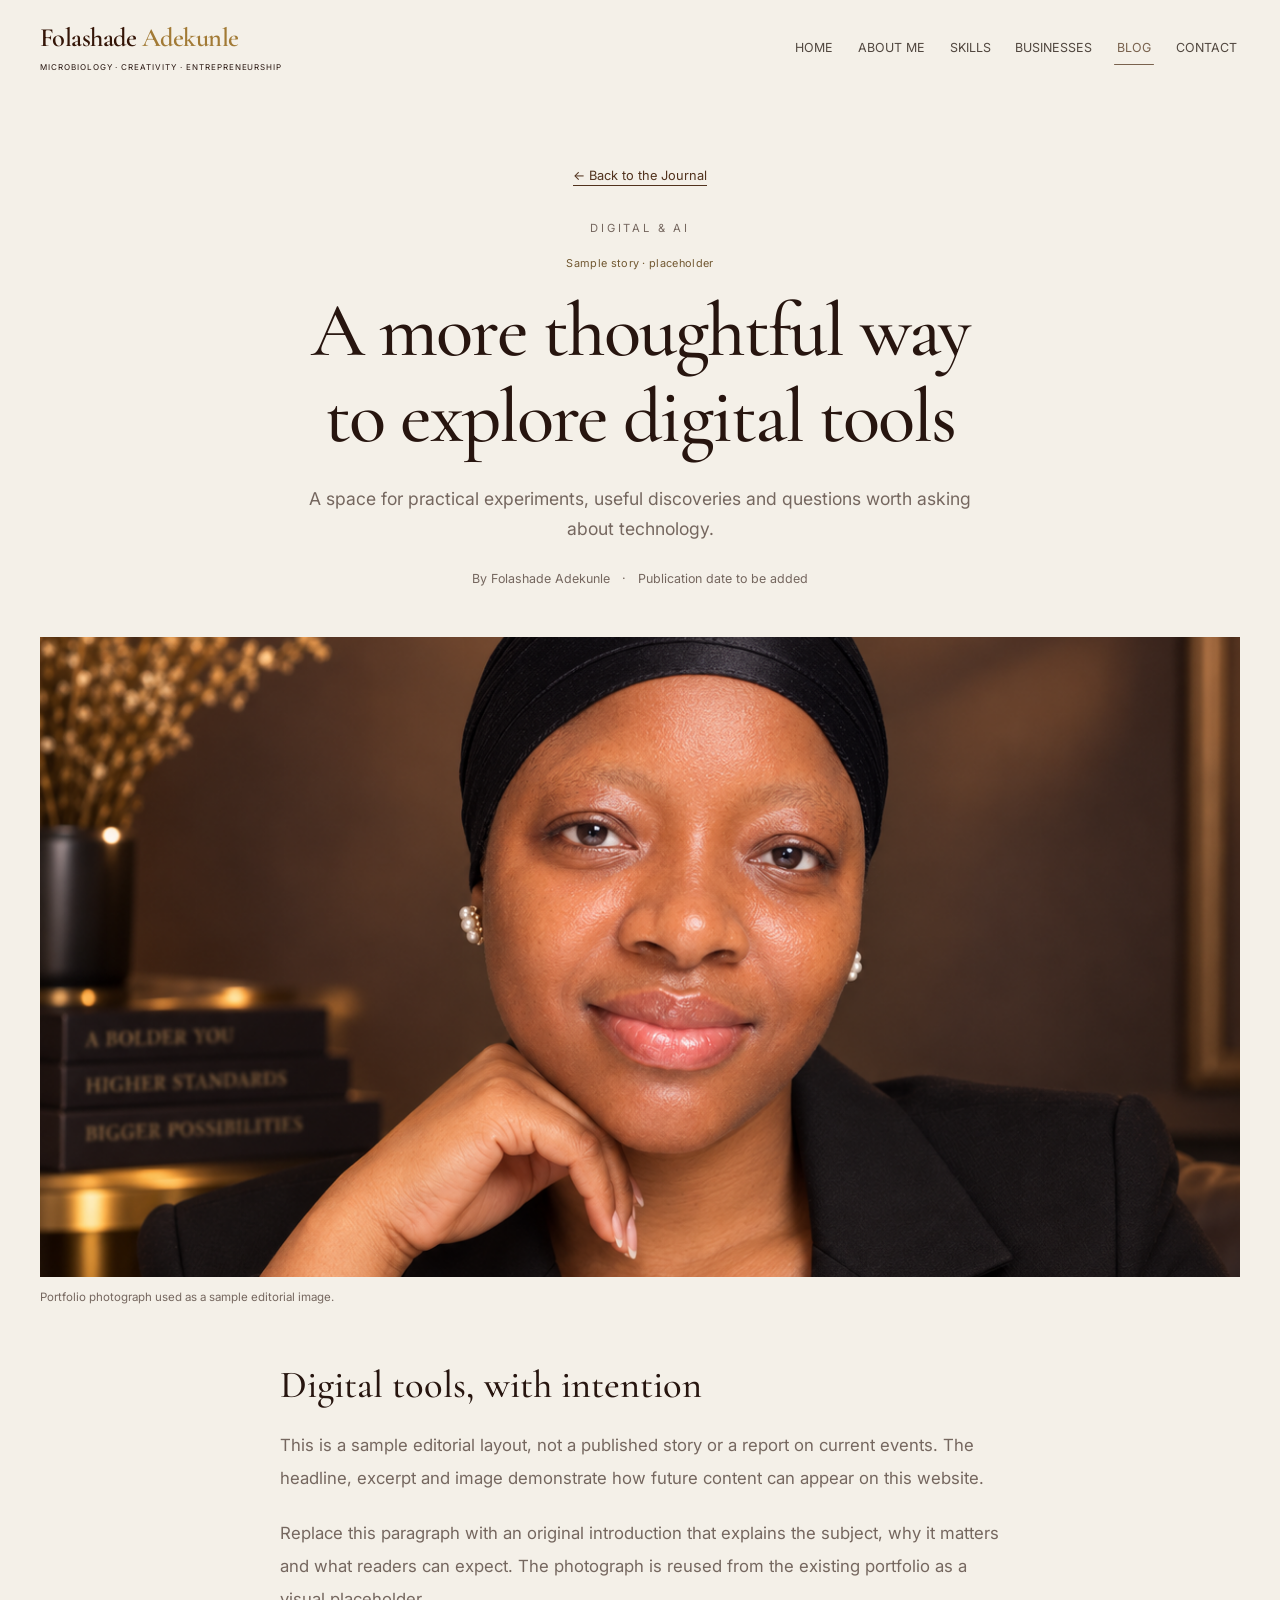
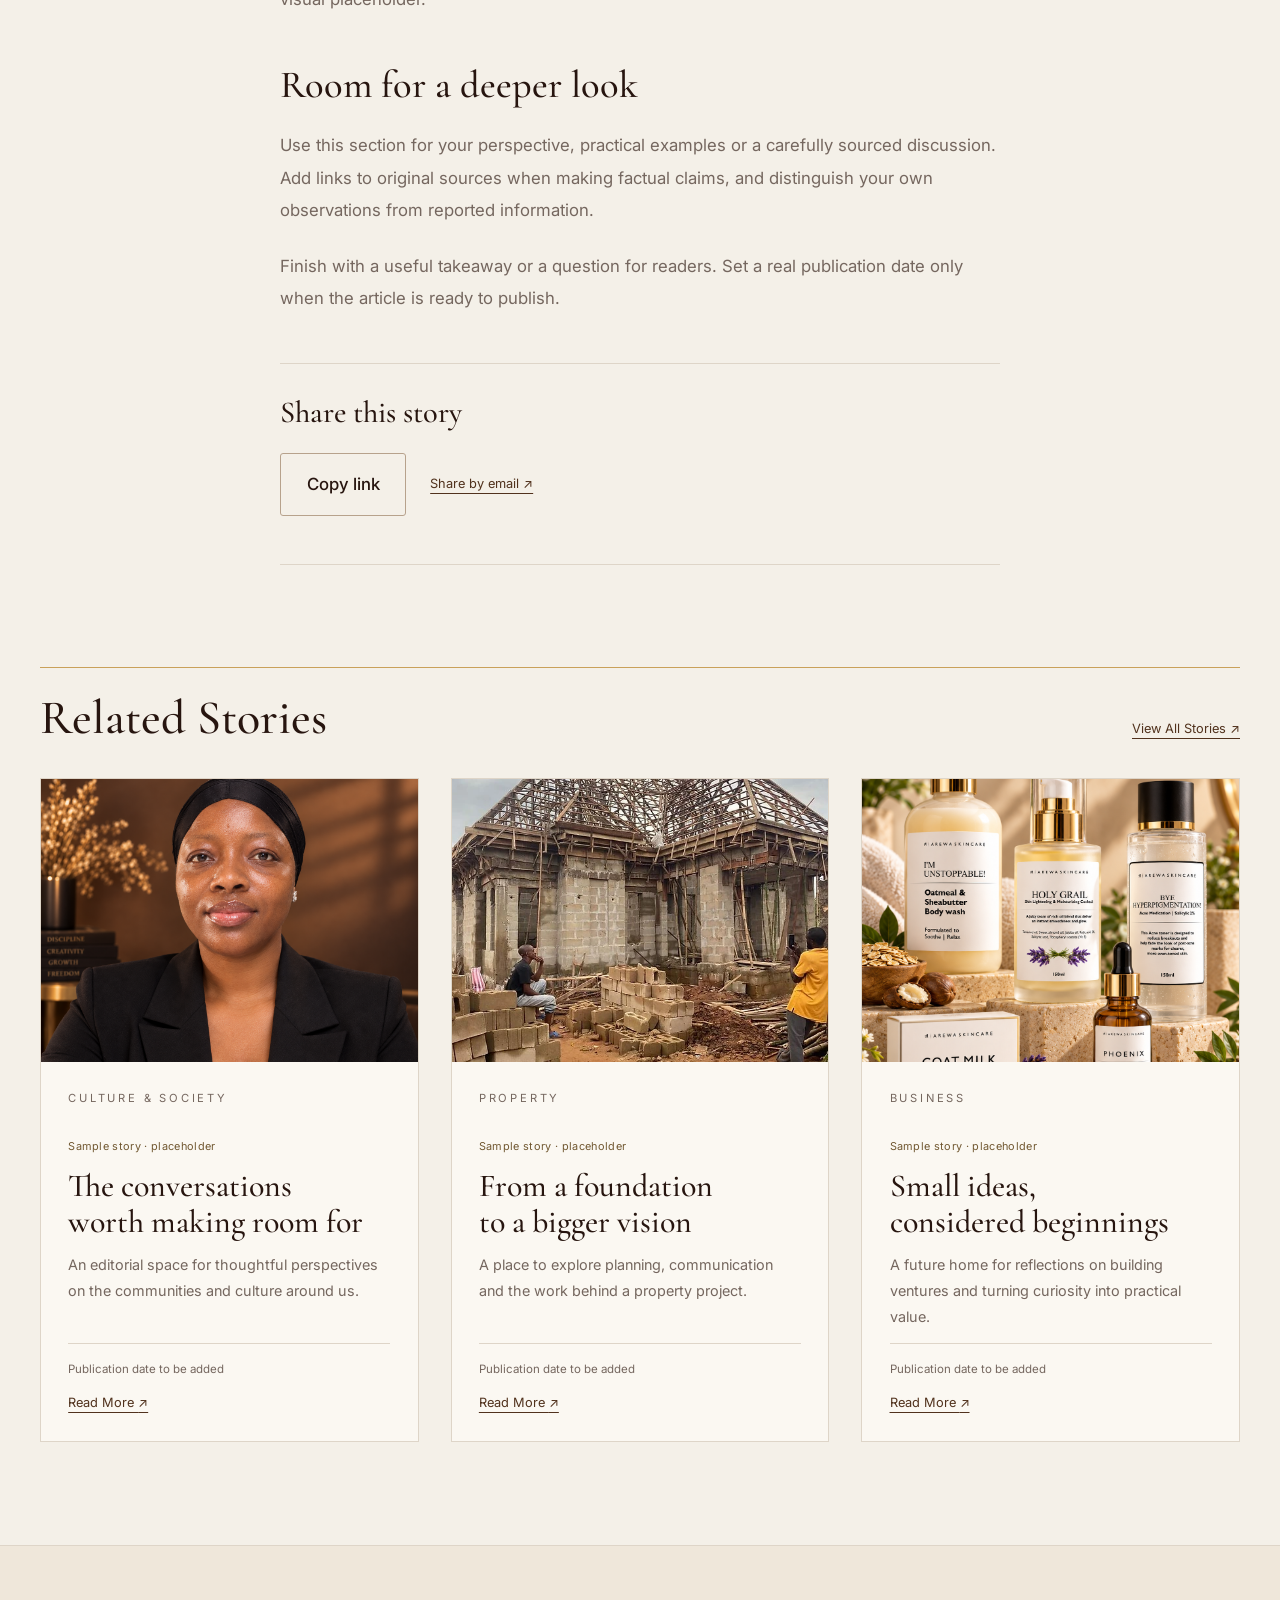
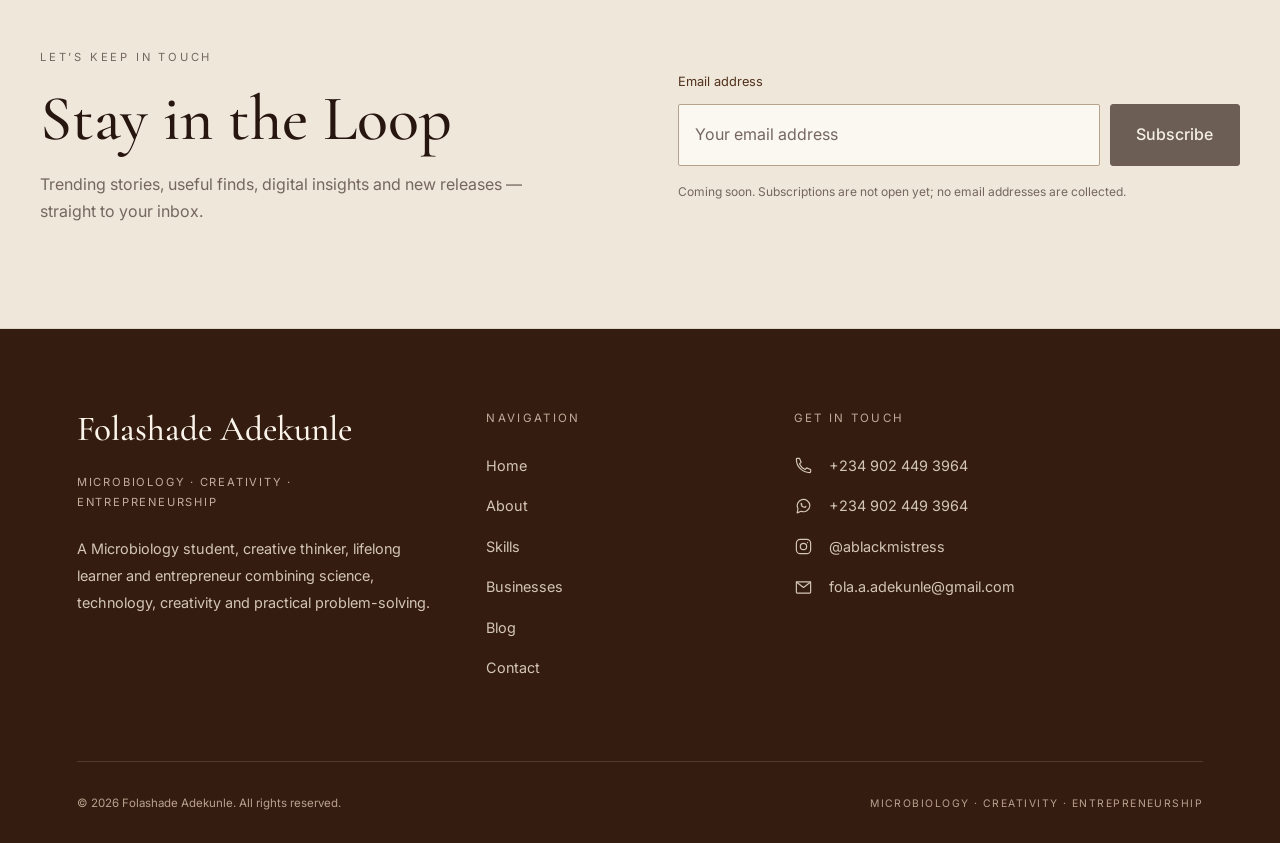
<file: story-digital-ai.html>
<!DOCTYPE html>
<html lang="en"><head><meta charset="UTF-8" /><meta name="viewport" content="width=device-width, initial-scale=1.0" />
<meta name="description" content="A space for practical experiments, useful discoveries and questions worth asking about technology." /><title>A more thoughtful way to explore digital tools | Folashade Adekunle</title>
<link rel="stylesheet" href="https://fonts.googleapis.com/css2?family=Cormorant+Garamond:wght@500;600&amp;family=Inter:wght@400;500;600&amp;display=swap" />
<link rel="stylesheet" href="style.css" /><link rel="stylesheet" href="editorial.css" /></head>
<body class="editorial-portfolio editorial-page"><a class="editorial-skip" href="#editorial-main">Skip to content</a><header class="site-header editorial-header">
      <nav class="navbar container" aria-label="Main navigation">
        <a href="index.html#home" class="brand" aria-label="Folashade Adekunle home">
          <span class="signature-name">Folashade <span>Adekunle</span></span>
          <span class="signature-caption">MICROBIOLOGY · CREATIVITY · ENTREPRENEURSHIP</span>
        </a>

        <button
          class="nav-toggle"
          type="button"
          aria-label="Open menu"
          aria-expanded="false"
          aria-controls="portfolio-navigation"
        >
          <span></span>
          <span></span>
          <span></span>
        </button>

        <div class="nav-menu" id="portfolio-navigation">
          <a href="index.html#home">Home</a>
          <a href="index.html#about">About Me</a>
          <a href="index.html#skills">Skills</a>
          <a href="index.html#businesses">Businesses</a>
          <a href="blog.html" class="active" aria-current="page">Blog</a>
          <!-- Future main navigation: Courses / Shop and Book Me, when these pages launch. -->
          <a href="index.html#contact">Contact</a>
        </div>
      </nav>
    </header>
<main id="editorial-main"><article class="article-layout container"><header class="article-heading"><a class="story-text-link" href="blog.html">← Back to the Journal</a><p class="eyebrow">Digital &amp; AI</p><span class="story-sample">Sample story · placeholder</span><h1>A more thoughtful way to explore digital tools</h1><p class="article-subtitle">A space for practical experiments, useful discoveries and questions worth asking about technology.</p><p class="article-byline">By Folashade Adekunle <span aria-hidden="true">·</span> <span>Publication date to be added</span></p></header>
<figure class="article-hero"><img src="images/profile/fffola.png" alt="Folashade Adekunle portrait" width="1200" height="800" /><figcaption>Portfolio photograph used as a sample editorial image.</figcaption></figure>
<div class="article-body"><section><h2>Digital tools, with intention</h2><p>This is a sample editorial layout, not a published story or a report on current events. The headline, excerpt and image demonstrate how future content can appear on this website.</p><p>Replace this paragraph with an original introduction that explains the subject, why it matters and what readers can expect. The photograph is reused from the existing portfolio as a visual placeholder.</p></section><section><h2>Room for a deeper look</h2><p>Use this section for your perspective, practical examples or a carefully sourced discussion. Add links to original sources when making factual claims, and distinguish your own observations from reported information.</p><p>Finish with a useful takeaway or a question for readers. Set a real publication date only when the article is ready to publish.</p></section><aside class="article-share" aria-labelledby="share-title"><h2 id="share-title">Share this story</h2><div><button type="button" class="button button-secondary" data-copy-story hidden>Copy link</button><a class="story-text-link" href="mailto:?subject=A more thoughtful way to explore digital tools" data-email-story>Share by email ↗</a></div><p class="share-status" role="status" aria-live="polite"></p></aside></div></article>
<section class="section container" aria-labelledby="related-title"><div class="editorial-section-line"><h2 id="related-title">Related Stories</h2><a class="story-text-link" href="blog.html">View All Stories ↗</a></div><div class="story-grid"><article class="story-card" data-story-category="Culture &amp; Society">
      <a class="story-image" href="story-culture-society.html" tabindex="-1" aria-hidden="true"><img src="images/profile/folpotrait.png" alt="" loading="lazy" width="800" height="600" /></a>
      <div class="story-card-copy"><p class="eyebrow">Culture &amp; Society</p><span class="story-sample">Sample story · placeholder</span>
      <h3><a href="story-culture-society.html">The conversations worth making room for</a></h3><p>An editorial space for thoughtful perspectives on the communities and culture around us.</p>
      <div class="story-card-bottom"><p class="story-date"><span>Publication date to be added</span></p><a class="story-text-link" href="story-culture-society.html" aria-label="Read more: The conversations worth making room for">Read More <span aria-hidden="true">↗</span></a></div></div>
    </article><article class="story-card" data-story-category="Property">
      <a class="story-image" href="story-property.html" tabindex="-1" aria-hidden="true"><img src="images/properties/completed.webp" alt="" loading="lazy" width="800" height="600" /></a>
      <div class="story-card-copy"><p class="eyebrow">Property</p><span class="story-sample">Sample story · placeholder</span>
      <h3><a href="story-property.html">From a foundation to a bigger vision</a></h3><p>A place to explore planning, communication and the work behind a property project.</p>
      <div class="story-card-bottom"><p class="story-date"><span>Publication date to be added</span></p><a class="story-text-link" href="story-property.html" aria-label="Read more: From a foundation to a bigger vision">Read More <span aria-hidden="true">↗</span></a></div></div>
    </article><article class="story-card" data-story-category="Business">
      <a class="story-image" href="story-business.html" tabindex="-1" aria-hidden="true"><img src="images/skincare/centralphoto.png" alt="" loading="lazy" width="800" height="600" /></a>
      <div class="story-card-copy"><p class="eyebrow">Business</p><span class="story-sample">Sample story · placeholder</span>
      <h3><a href="story-business.html">Small ideas, considered beginnings</a></h3><p>A future home for reflections on building ventures and turning curiosity into practical value.</p>
      <div class="story-card-bottom"><p class="story-date"><span>Publication date to be added</span></p><a class="story-text-link" href="story-business.html" aria-label="Read more: Small ideas, considered beginnings">Read More <span aria-hidden="true">↗</span></a></div></div>
    </article></div></section><section class="newsletter-section section" aria-labelledby="newsletter-title"><div class="container newsletter-layout">
      <div><p class="eyebrow">LET’S KEEP IN TOUCH</p><h2 id="newsletter-title">Stay in the Loop</h2><p>Trending stories, useful finds, digital insights and new releases — straight to your inbox.</p></div>
      <!-- Connect a provider endpoint, enable these fields, and remove the preview handler only after integration. -->
      <form class="newsletter-form" data-newsletter-form data-provider="unconnected" aria-describedby="newsletter-note">
        <label for="newsletter-email">Email address</label><div class="newsletter-fields"><input id="newsletter-email" name="email" type="email" autocomplete="email" placeholder="Your email address" disabled /><button class="button" type="submit" disabled>Subscribe</button></div>
        <p id="newsletter-note" class="newsletter-note">Coming soon. Subscriptions are not open yet; no email addresses are collected.</p>
      </form></div></section></main><footer class="site-footer editorial-footer">
      <div class="container">
        <div class="footer-columns">
          <div class="footer-profile">
            <h3>Folashade Adekunle</h3>
            <p class="footer-caption">MICROBIOLOGY · CREATIVITY · ENTREPRENEURSHIP</p>
            <p>A Microbiology student, creative thinker, lifelong learner and entrepreneur combining science, technology, creativity and practical problem-solving.</p>
          </div>
          <nav aria-label="Footer navigation">
            <h4>NAVIGATION</h4>
            <a href="index.html#home">Home</a><a href="index.html#about">About</a><a href="index.html#skills">Skills</a>
            <a href="index.html#businesses">Businesses</a><a href="blog.html">Blog</a><a href="index.html#contact">Contact</a>
          </nav>
          <div class="footer-contact-details">
            <h4>GET IN TOUCH</h4>
            <a class="footer-contact-link" href="tel:+2349024493964" aria-label="Phone: +234 902 449 3964"><svg viewBox="0 0 24 24" fill="none" stroke="currentColor" stroke-width="1.5" stroke-linecap="round" stroke-linejoin="round" aria-hidden="true"><path d="M7 3H4a1 1 0 0 0-1 1c0 9.4 7.6 17 17 17a1 1 0 0 0 1-1v-3l-5-2-2 2a14 14 0 0 1-7-7l2-2-2-5Z"/></svg><span>+234 902 449 3964</span></a>
            <a class="footer-contact-link" href="https://wa.me/2349024493964" aria-label="WhatsApp: +234 902 449 3964" target="_blank" rel="noopener noreferrer"><svg viewBox="0 0 24 24" fill="none" stroke="currentColor" stroke-width="1.5" stroke-linecap="round" stroke-linejoin="round" aria-hidden="true"><path d="M20 11a8 8 0 0 1-11 7L4 20l1-5A8 8 0 1 1 20 11Z"/><path d="M9 8c0 3 2 5 5 5l1-1M9 8l1 1"/></svg><span>+234 902 449 3964</span></a>
            <a class="footer-contact-link" href="https://www.instagram.com/ablackmistress/" aria-label="Instagram: @ablackmistress" target="_blank" rel="noopener noreferrer"><svg viewBox="0 0 24 24" fill="none" stroke="currentColor" stroke-width="1.5" stroke-linecap="round" stroke-linejoin="round" aria-hidden="true"><rect x="3" y="3" width="18" height="18" rx="5"/><circle cx="12" cy="12" r="4"/><path d="M17 7h.01"/></svg><span>@ablackmistress</span></a>
            <a class="footer-contact-link" href="mailto:fola.a.adekunle@gmail.com" aria-label="Email: fola.a.adekunle@gmail.com"><svg viewBox="0 0 24 24" fill="none" stroke="currentColor" stroke-width="1.5" stroke-linecap="round" stroke-linejoin="round" aria-hidden="true"><rect x="3" y="5" width="18" height="14" rx="1"/><path d="m3 5 9 7 9-7"/></svg><span>fola.a.adekunle@gmail.com</span></a>
          </div>
        </div>
        <div class="footer-bottom">
          <p>© <span id="year">2026</span> Folashade Adekunle. All rights reserved.</p>
          <p>MICROBIOLOGY · CREATIVITY · ENTREPRENEURSHIP</p>
        </div>
      </div>
    </footer><script src="script.js"></script><script src="editorial.js"></script></body></html>
</file>
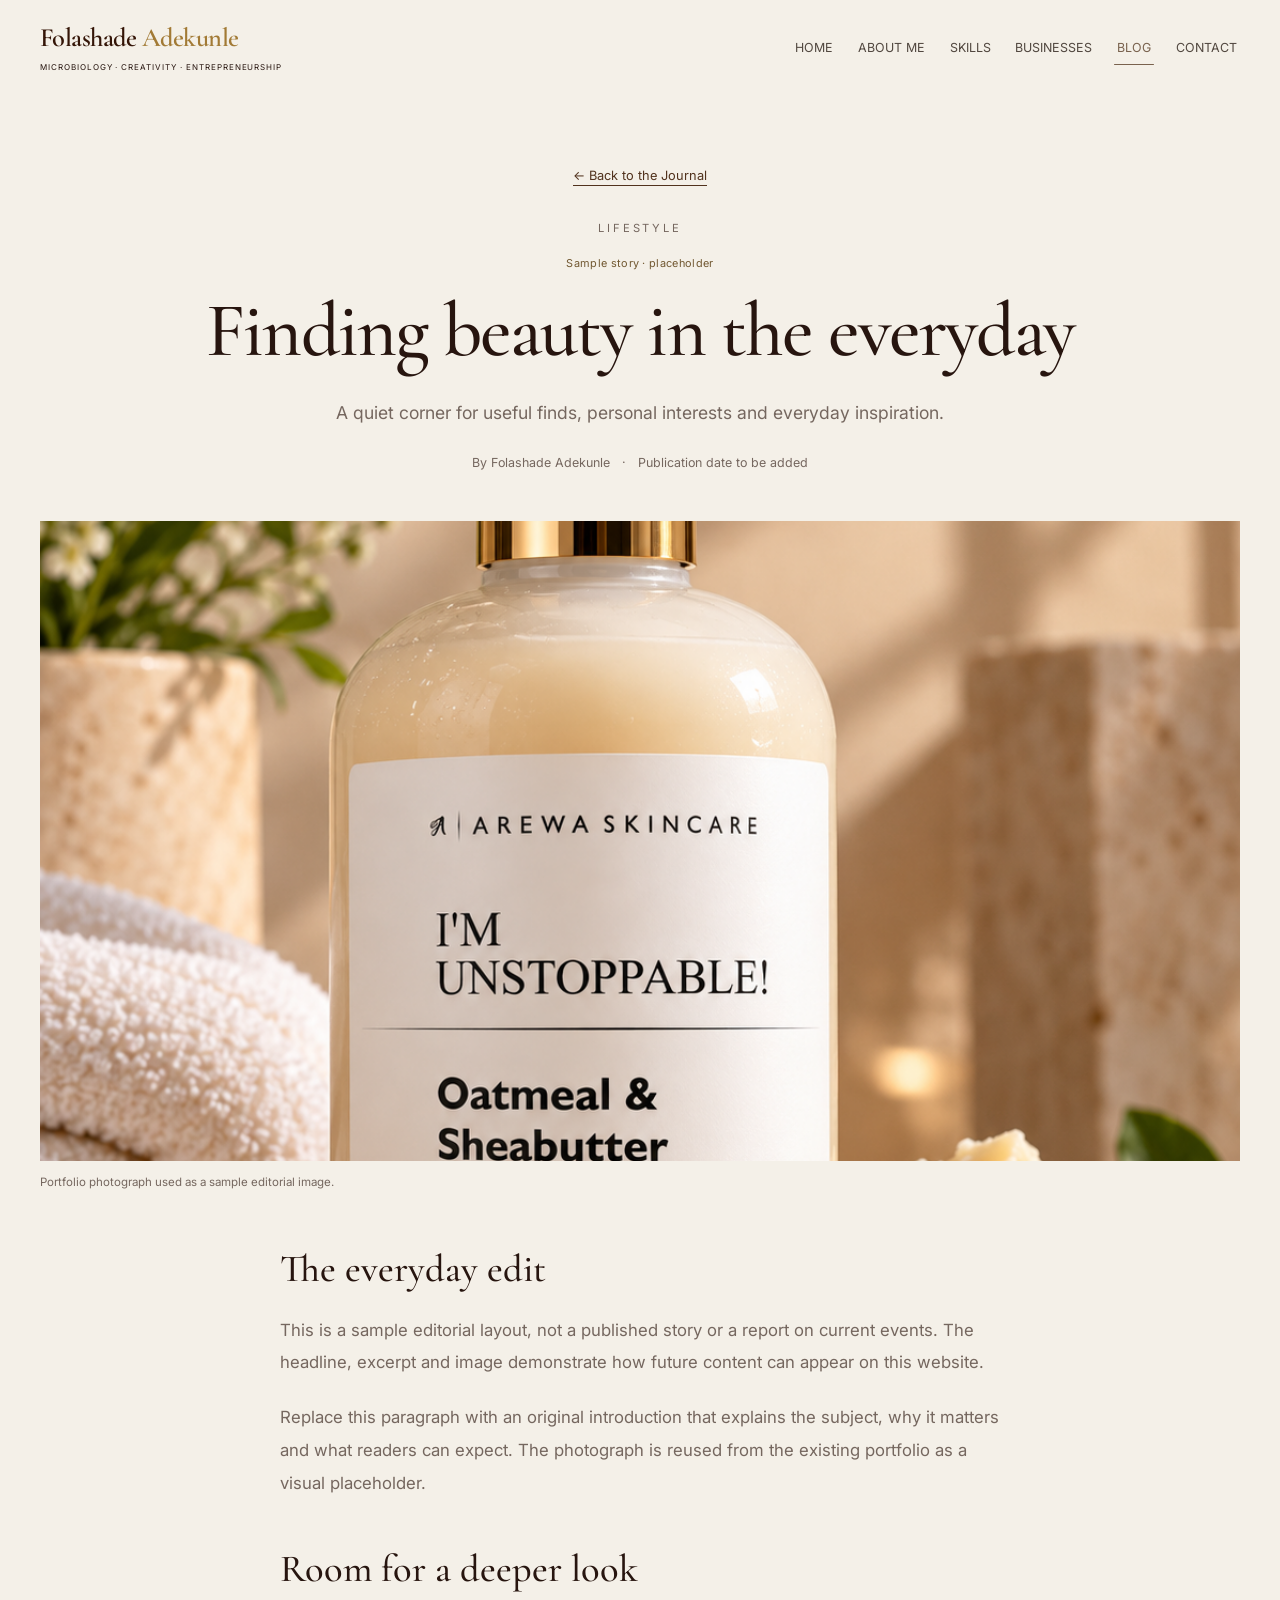
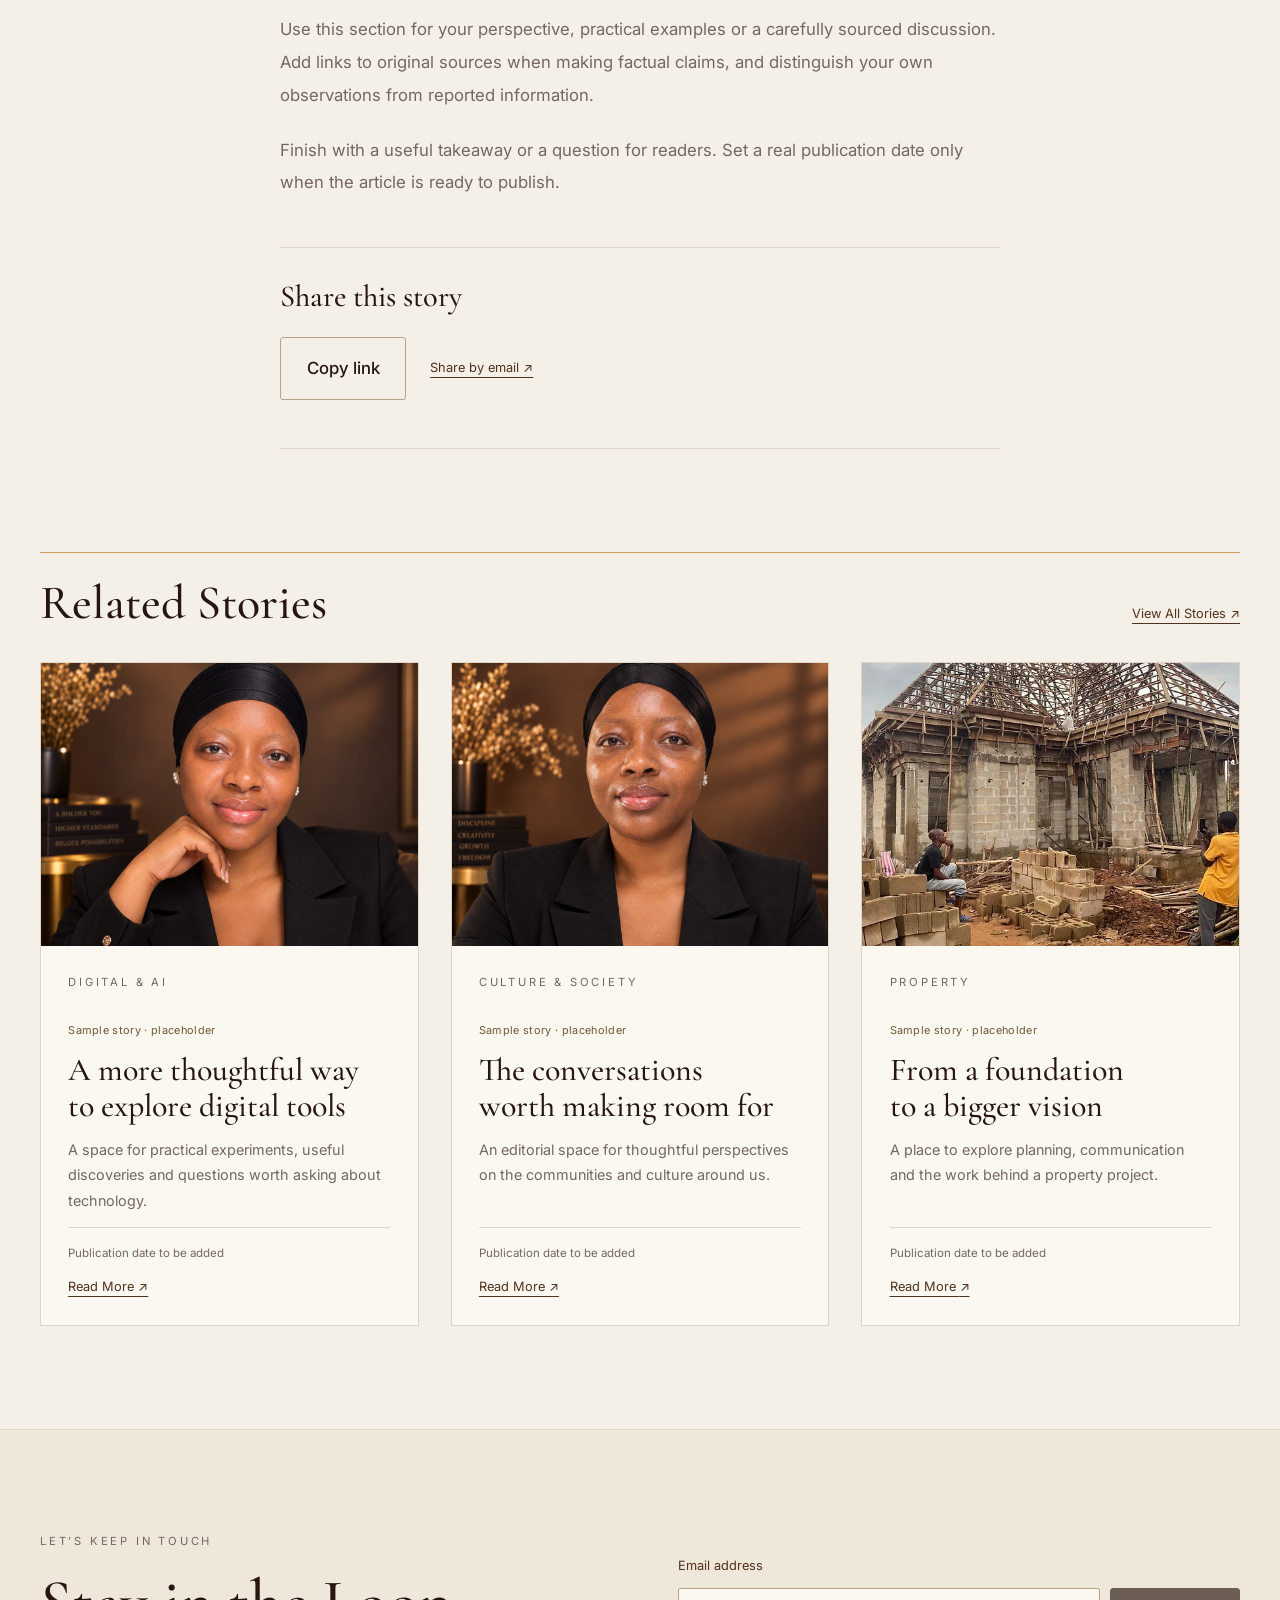
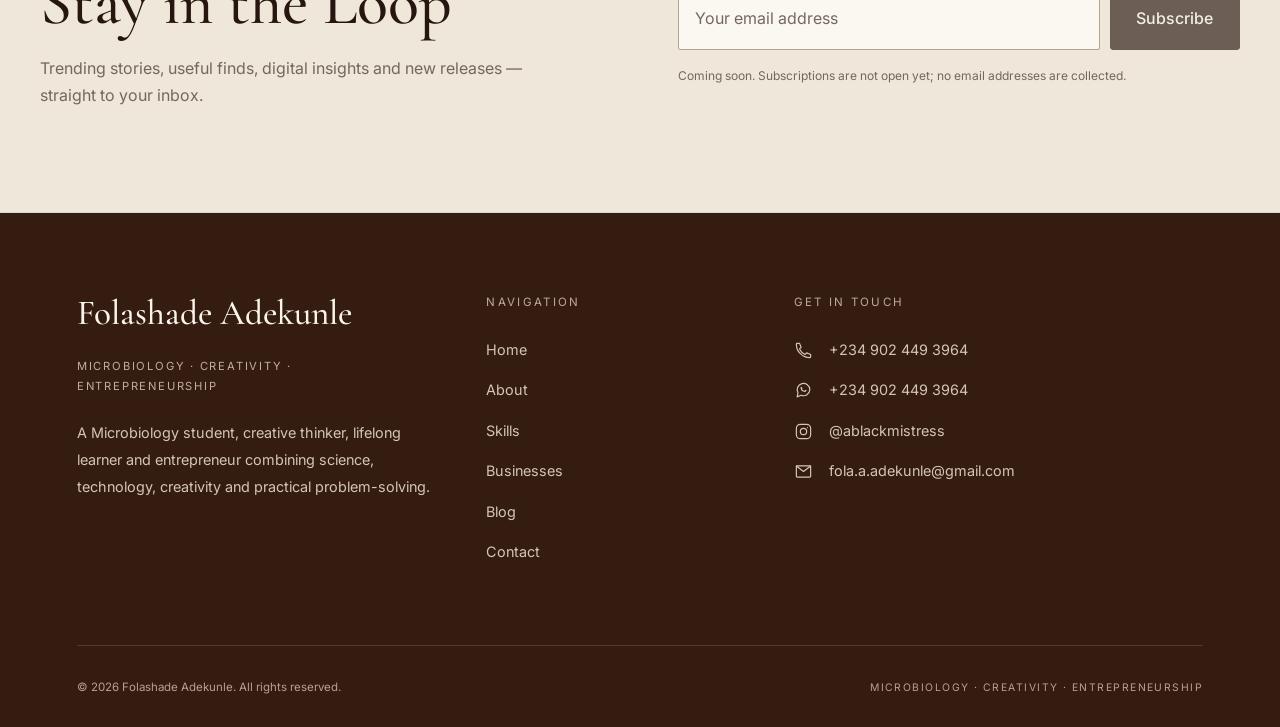
<file: story-lifestyle.html>
<!DOCTYPE html>
<html lang="en"><head><meta charset="UTF-8" /><meta name="viewport" content="width=device-width, initial-scale=1.0" />
<meta name="description" content="A quiet corner for useful finds, personal interests and everyday inspiration." /><title>Finding beauty in the everyday | Folashade Adekunle</title>
<link rel="stylesheet" href="https://fonts.googleapis.com/css2?family=Cormorant+Garamond:wght@500;600&amp;family=Inter:wght@400;500;600&amp;display=swap" />
<link rel="stylesheet" href="style.css" /><link rel="stylesheet" href="editorial.css" /></head>
<body class="editorial-portfolio editorial-page"><a class="editorial-skip" href="#editorial-main">Skip to content</a><header class="site-header editorial-header">
      <nav class="navbar container" aria-label="Main navigation">
        <a href="index.html#home" class="brand" aria-label="Folashade Adekunle home">
          <span class="signature-name">Folashade <span>Adekunle</span></span>
          <span class="signature-caption">MICROBIOLOGY · CREATIVITY · ENTREPRENEURSHIP</span>
        </a>

        <button
          class="nav-toggle"
          type="button"
          aria-label="Open menu"
          aria-expanded="false"
          aria-controls="portfolio-navigation"
        >
          <span></span>
          <span></span>
          <span></span>
        </button>

        <div class="nav-menu" id="portfolio-navigation">
          <a href="index.html#home">Home</a>
          <a href="index.html#about">About Me</a>
          <a href="index.html#skills">Skills</a>
          <a href="index.html#businesses">Businesses</a>
          <a href="blog.html" class="active" aria-current="page">Blog</a>
          <!-- Future main navigation: Courses / Shop and Book Me, when these pages launch. -->
          <a href="index.html#contact">Contact</a>
        </div>
      </nav>
    </header>
<main id="editorial-main"><article class="article-layout container"><header class="article-heading"><a class="story-text-link" href="blog.html">← Back to the Journal</a><p class="eyebrow">Lifestyle</p><span class="story-sample">Sample story · placeholder</span><h1>Finding beauty in the everyday</h1><p class="article-subtitle">A quiet corner for useful finds, personal interests and everyday inspiration.</p><p class="article-byline">By Folashade Adekunle <span aria-hidden="true">·</span> <span>Publication date to be added</span></p></header>
<figure class="article-hero"><img src="images/skincare/shower.png" alt="Photograph from the Arewa Skincare portfolio" width="1200" height="800" /><figcaption>Portfolio photograph used as a sample editorial image.</figcaption></figure>
<div class="article-body"><section><h2>The everyday edit</h2><p>This is a sample editorial layout, not a published story or a report on current events. The headline, excerpt and image demonstrate how future content can appear on this website.</p><p>Replace this paragraph with an original introduction that explains the subject, why it matters and what readers can expect. The photograph is reused from the existing portfolio as a visual placeholder.</p></section><section><h2>Room for a deeper look</h2><p>Use this section for your perspective, practical examples or a carefully sourced discussion. Add links to original sources when making factual claims, and distinguish your own observations from reported information.</p><p>Finish with a useful takeaway or a question for readers. Set a real publication date only when the article is ready to publish.</p></section><aside class="article-share" aria-labelledby="share-title"><h2 id="share-title">Share this story</h2><div><button type="button" class="button button-secondary" data-copy-story hidden>Copy link</button><a class="story-text-link" href="mailto:?subject=Finding beauty in the everyday" data-email-story>Share by email ↗</a></div><p class="share-status" role="status" aria-live="polite"></p></aside></div></article>
<section class="section container" aria-labelledby="related-title"><div class="editorial-section-line"><h2 id="related-title">Related Stories</h2><a class="story-text-link" href="blog.html">View All Stories ↗</a></div><div class="story-grid"><article class="story-card" data-story-category="Digital &amp; AI">
      <a class="story-image" href="story-digital-ai.html" tabindex="-1" aria-hidden="true"><img src="images/profile/fffola.png" alt="" loading="lazy" width="800" height="600" /></a>
      <div class="story-card-copy"><p class="eyebrow">Digital &amp; AI</p><span class="story-sample">Sample story · placeholder</span>
      <h3><a href="story-digital-ai.html">A more thoughtful way to explore digital tools</a></h3><p>A space for practical experiments, useful discoveries and questions worth asking about technology.</p>
      <div class="story-card-bottom"><p class="story-date"><span>Publication date to be added</span></p><a class="story-text-link" href="story-digital-ai.html" aria-label="Read more: A more thoughtful way to explore digital tools">Read More <span aria-hidden="true">↗</span></a></div></div>
    </article><article class="story-card" data-story-category="Culture &amp; Society">
      <a class="story-image" href="story-culture-society.html" tabindex="-1" aria-hidden="true"><img src="images/profile/folpotrait.png" alt="" loading="lazy" width="800" height="600" /></a>
      <div class="story-card-copy"><p class="eyebrow">Culture &amp; Society</p><span class="story-sample">Sample story · placeholder</span>
      <h3><a href="story-culture-society.html">The conversations worth making room for</a></h3><p>An editorial space for thoughtful perspectives on the communities and culture around us.</p>
      <div class="story-card-bottom"><p class="story-date"><span>Publication date to be added</span></p><a class="story-text-link" href="story-culture-society.html" aria-label="Read more: The conversations worth making room for">Read More <span aria-hidden="true">↗</span></a></div></div>
    </article><article class="story-card" data-story-category="Property">
      <a class="story-image" href="story-property.html" tabindex="-1" aria-hidden="true"><img src="images/properties/completed.webp" alt="" loading="lazy" width="800" height="600" /></a>
      <div class="story-card-copy"><p class="eyebrow">Property</p><span class="story-sample">Sample story · placeholder</span>
      <h3><a href="story-property.html">From a foundation to a bigger vision</a></h3><p>A place to explore planning, communication and the work behind a property project.</p>
      <div class="story-card-bottom"><p class="story-date"><span>Publication date to be added</span></p><a class="story-text-link" href="story-property.html" aria-label="Read more: From a foundation to a bigger vision">Read More <span aria-hidden="true">↗</span></a></div></div>
    </article></div></section><section class="newsletter-section section" aria-labelledby="newsletter-title"><div class="container newsletter-layout">
      <div><p class="eyebrow">LET’S KEEP IN TOUCH</p><h2 id="newsletter-title">Stay in the Loop</h2><p>Trending stories, useful finds, digital insights and new releases — straight to your inbox.</p></div>
      <!-- Connect a provider endpoint, enable these fields, and remove the preview handler only after integration. -->
      <form class="newsletter-form" data-newsletter-form data-provider="unconnected" aria-describedby="newsletter-note">
        <label for="newsletter-email">Email address</label><div class="newsletter-fields"><input id="newsletter-email" name="email" type="email" autocomplete="email" placeholder="Your email address" disabled /><button class="button" type="submit" disabled>Subscribe</button></div>
        <p id="newsletter-note" class="newsletter-note">Coming soon. Subscriptions are not open yet; no email addresses are collected.</p>
      </form></div></section></main><footer class="site-footer editorial-footer">
      <div class="container">
        <div class="footer-columns">
          <div class="footer-profile">
            <h3>Folashade Adekunle</h3>
            <p class="footer-caption">MICROBIOLOGY · CREATIVITY · ENTREPRENEURSHIP</p>
            <p>A Microbiology student, creative thinker, lifelong learner and entrepreneur combining science, technology, creativity and practical problem-solving.</p>
          </div>
          <nav aria-label="Footer navigation">
            <h4>NAVIGATION</h4>
            <a href="index.html#home">Home</a><a href="index.html#about">About</a><a href="index.html#skills">Skills</a>
            <a href="index.html#businesses">Businesses</a><a href="blog.html">Blog</a><a href="index.html#contact">Contact</a>
          </nav>
          <div class="footer-contact-details">
            <h4>GET IN TOUCH</h4>
            <a class="footer-contact-link" href="tel:+2349024493964" aria-label="Phone: +234 902 449 3964"><svg viewBox="0 0 24 24" fill="none" stroke="currentColor" stroke-width="1.5" stroke-linecap="round" stroke-linejoin="round" aria-hidden="true"><path d="M7 3H4a1 1 0 0 0-1 1c0 9.4 7.6 17 17 17a1 1 0 0 0 1-1v-3l-5-2-2 2a14 14 0 0 1-7-7l2-2-2-5Z"/></svg><span>+234 902 449 3964</span></a>
            <a class="footer-contact-link" href="https://wa.me/2349024493964" aria-label="WhatsApp: +234 902 449 3964" target="_blank" rel="noopener noreferrer"><svg viewBox="0 0 24 24" fill="none" stroke="currentColor" stroke-width="1.5" stroke-linecap="round" stroke-linejoin="round" aria-hidden="true"><path d="M20 11a8 8 0 0 1-11 7L4 20l1-5A8 8 0 1 1 20 11Z"/><path d="M9 8c0 3 2 5 5 5l1-1M9 8l1 1"/></svg><span>+234 902 449 3964</span></a>
            <a class="footer-contact-link" href="https://www.instagram.com/ablackmistress/" aria-label="Instagram: @ablackmistress" target="_blank" rel="noopener noreferrer"><svg viewBox="0 0 24 24" fill="none" stroke="currentColor" stroke-width="1.5" stroke-linecap="round" stroke-linejoin="round" aria-hidden="true"><rect x="3" y="3" width="18" height="18" rx="5"/><circle cx="12" cy="12" r="4"/><path d="M17 7h.01"/></svg><span>@ablackmistress</span></a>
            <a class="footer-contact-link" href="mailto:fola.a.adekunle@gmail.com" aria-label="Email: fola.a.adekunle@gmail.com"><svg viewBox="0 0 24 24" fill="none" stroke="currentColor" stroke-width="1.5" stroke-linecap="round" stroke-linejoin="round" aria-hidden="true"><rect x="3" y="5" width="18" height="14" rx="1"/><path d="m3 5 9 7 9-7"/></svg><span>fola.a.adekunle@gmail.com</span></a>
          </div>
        </div>
        <div class="footer-bottom">
          <p>© <span id="year">2026</span> Folashade Adekunle. All rights reserved.</p>
          <p>MICROBIOLOGY · CREATIVITY · ENTREPRENEURSHIP</p>
        </div>
      </div>
    </footer><script src="script.js"></script><script src="editorial.js"></script></body></html>
</file>
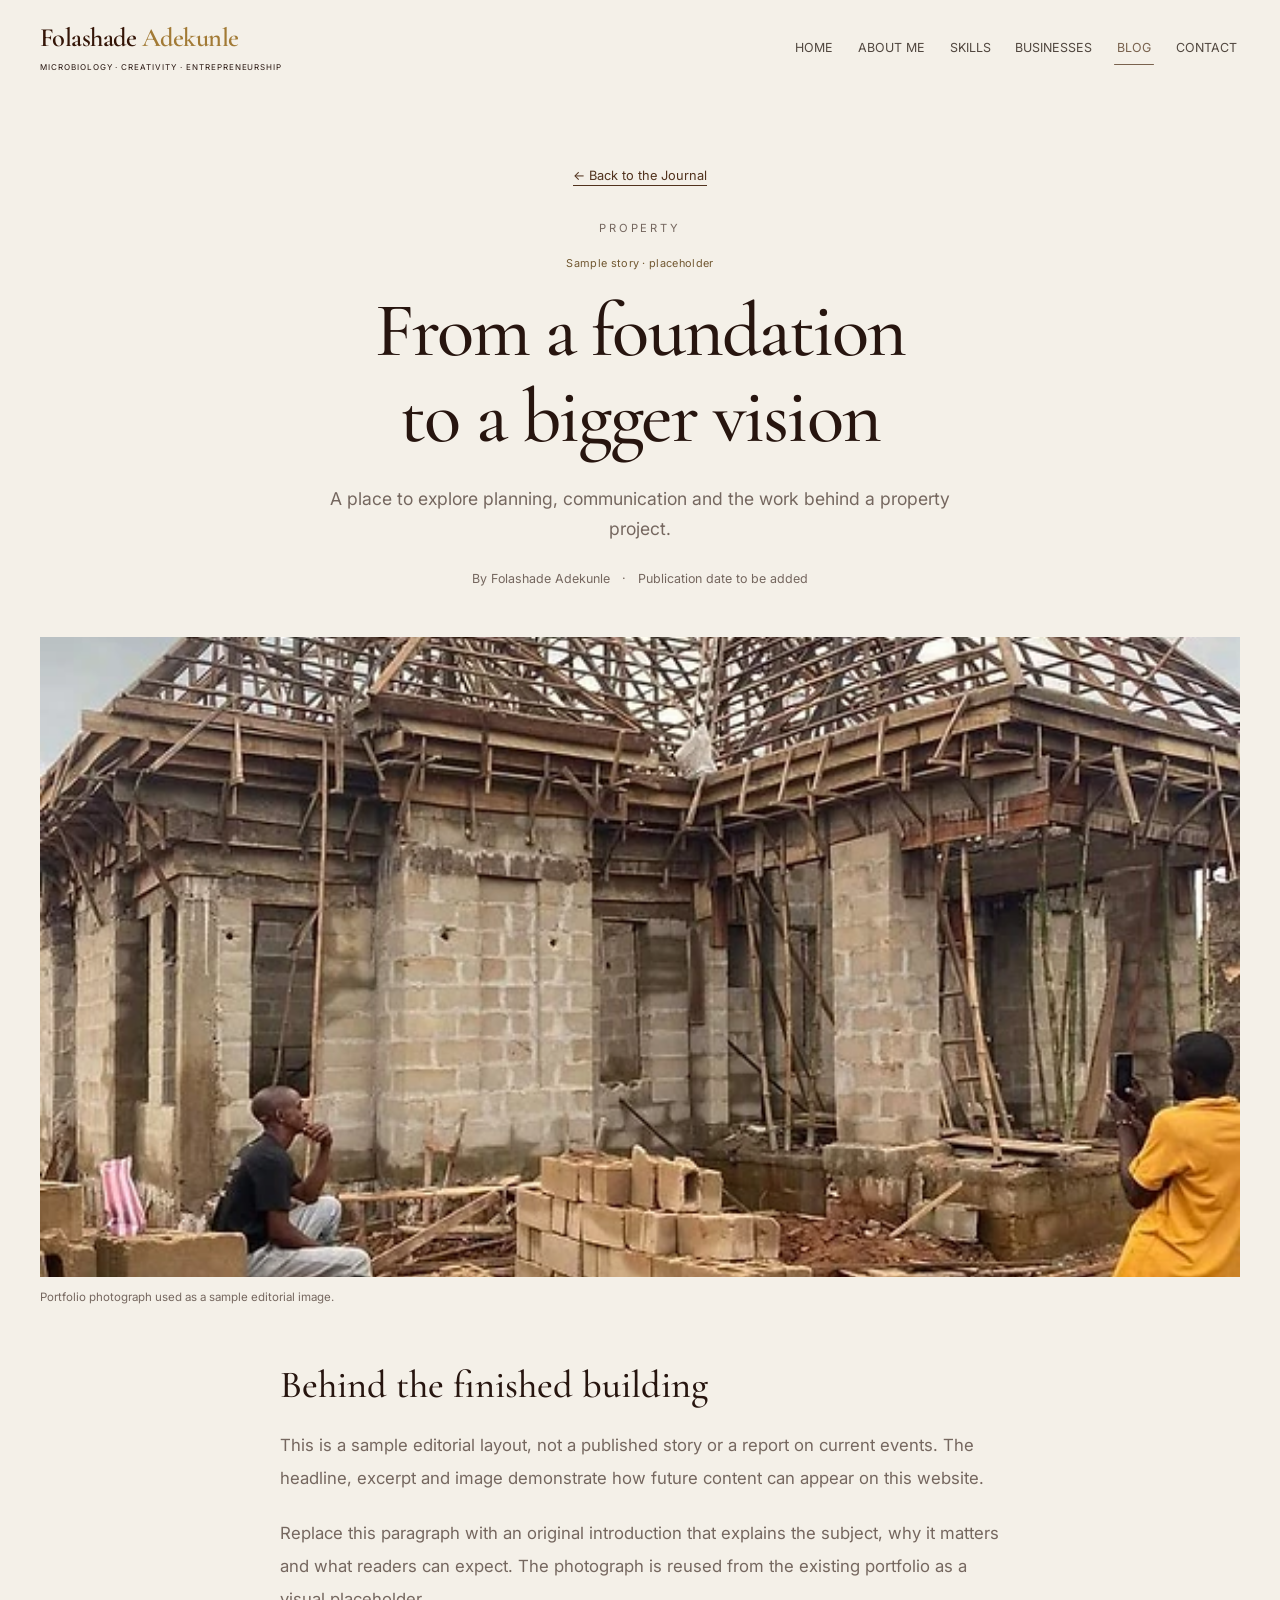
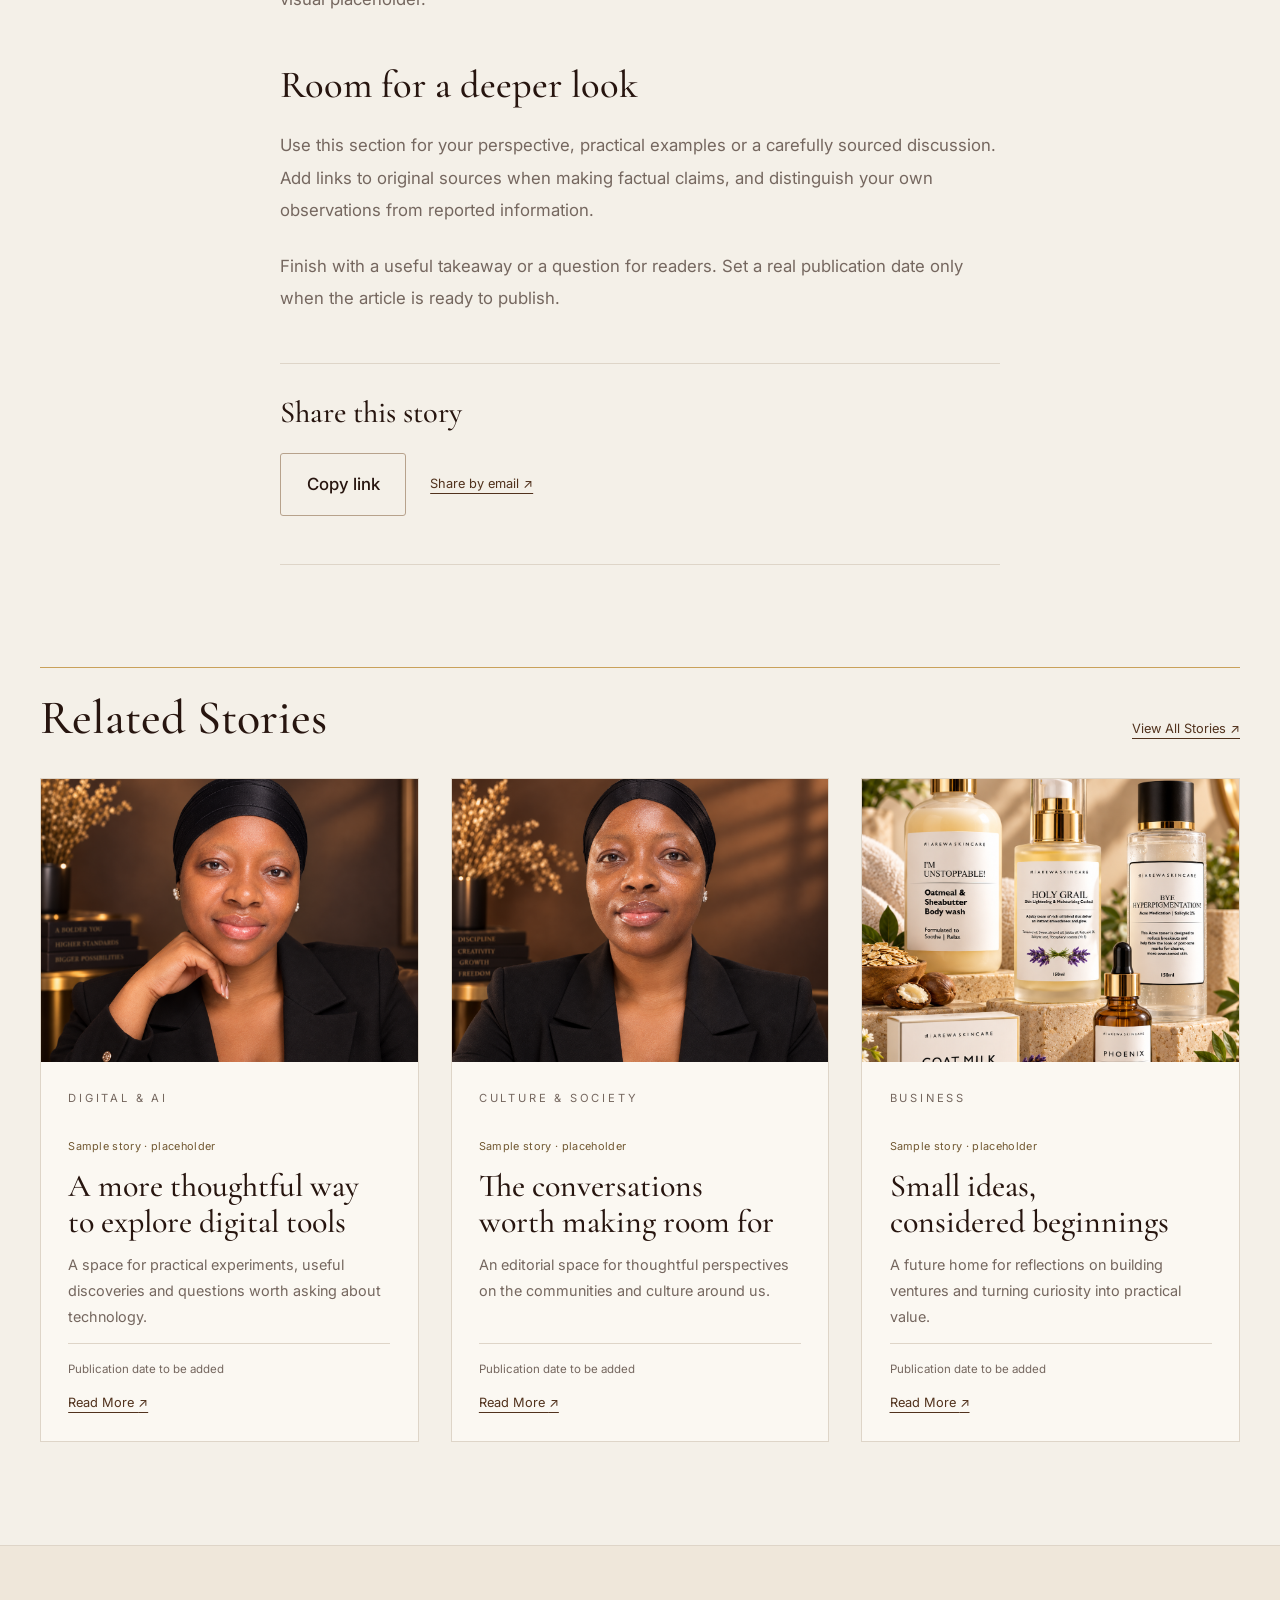
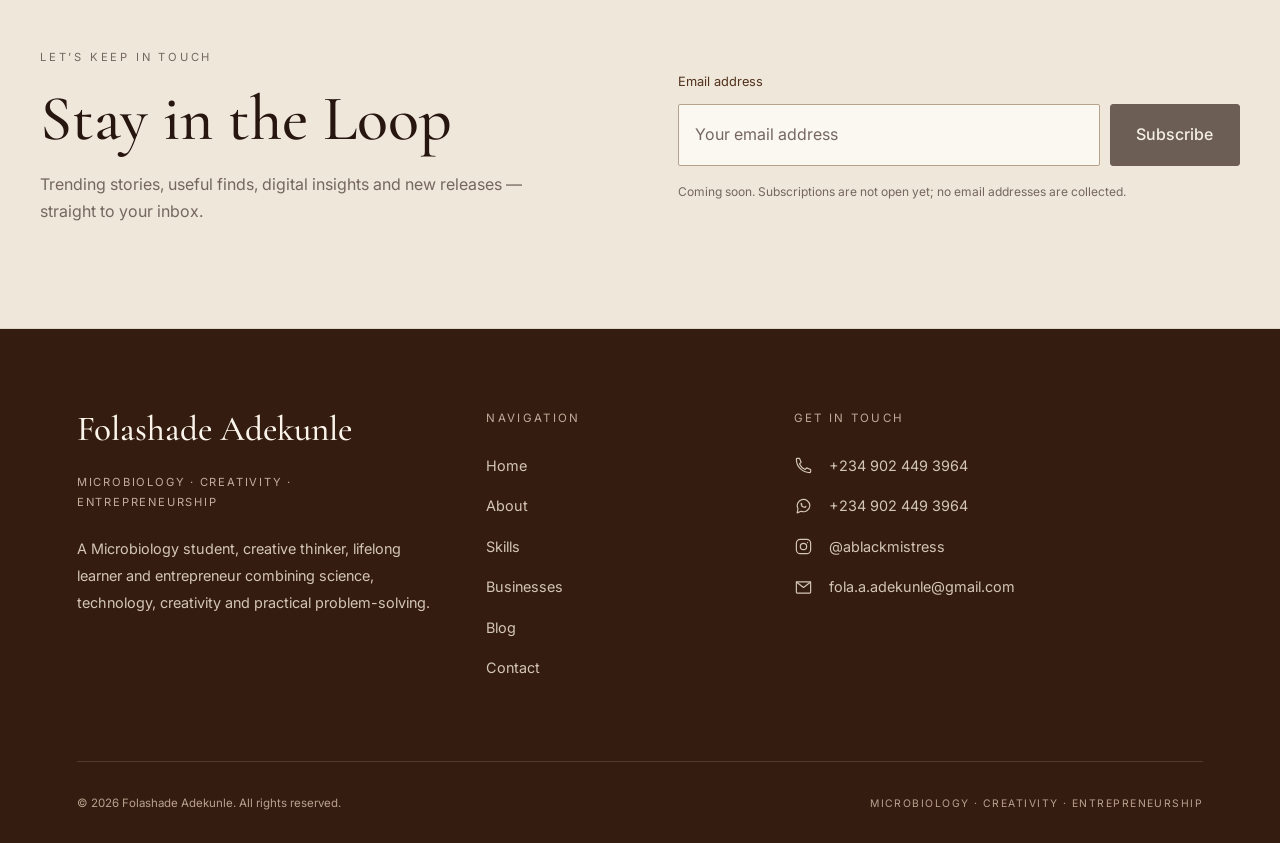
<file: story-property.html>
<!DOCTYPE html>
<html lang="en"><head><meta charset="UTF-8" /><meta name="viewport" content="width=device-width, initial-scale=1.0" />
<meta name="description" content="A place to explore planning, communication and the work behind a property project." /><title>From a foundation to a bigger vision | Folashade Adekunle</title>
<link rel="stylesheet" href="https://fonts.googleapis.com/css2?family=Cormorant+Garamond:wght@500;600&amp;family=Inter:wght@400;500;600&amp;display=swap" />
<link rel="stylesheet" href="style.css" /><link rel="stylesheet" href="editorial.css" /></head>
<body class="editorial-portfolio editorial-page"><a class="editorial-skip" href="#editorial-main">Skip to content</a><header class="site-header editorial-header">
      <nav class="navbar container" aria-label="Main navigation">
        <a href="index.html#home" class="brand" aria-label="Folashade Adekunle home">
          <span class="signature-name">Folashade <span>Adekunle</span></span>
          <span class="signature-caption">MICROBIOLOGY · CREATIVITY · ENTREPRENEURSHIP</span>
        </a>

        <button
          class="nav-toggle"
          type="button"
          aria-label="Open menu"
          aria-expanded="false"
          aria-controls="portfolio-navigation"
        >
          <span></span>
          <span></span>
          <span></span>
        </button>

        <div class="nav-menu" id="portfolio-navigation">
          <a href="index.html#home">Home</a>
          <a href="index.html#about">About Me</a>
          <a href="index.html#skills">Skills</a>
          <a href="index.html#businesses">Businesses</a>
          <a href="blog.html" class="active" aria-current="page">Blog</a>
          <!-- Future main navigation: Courses / Shop and Book Me, when these pages launch. -->
          <a href="index.html#contact">Contact</a>
        </div>
      </nav>
    </header>
<main id="editorial-main"><article class="article-layout container"><header class="article-heading"><a class="story-text-link" href="blog.html">← Back to the Journal</a><p class="eyebrow">Property</p><span class="story-sample">Sample story · placeholder</span><h1>From a foundation to a bigger vision</h1><p class="article-subtitle">A place to explore planning, communication and the work behind a property project.</p><p class="article-byline">By Folashade Adekunle <span aria-hidden="true">·</span> <span>Publication date to be added</span></p></header>
<figure class="article-hero"><img src="images/properties/completed.webp" alt="Arewa Properties construction project photograph" width="1200" height="800" /><figcaption>Portfolio photograph used as a sample editorial image.</figcaption></figure>
<div class="article-body"><section><h2>Behind the finished building</h2><p>This is a sample editorial layout, not a published story or a report on current events. The headline, excerpt and image demonstrate how future content can appear on this website.</p><p>Replace this paragraph with an original introduction that explains the subject, why it matters and what readers can expect. The photograph is reused from the existing portfolio as a visual placeholder.</p></section><section><h2>Room for a deeper look</h2><p>Use this section for your perspective, practical examples or a carefully sourced discussion. Add links to original sources when making factual claims, and distinguish your own observations from reported information.</p><p>Finish with a useful takeaway or a question for readers. Set a real publication date only when the article is ready to publish.</p></section><aside class="article-share" aria-labelledby="share-title"><h2 id="share-title">Share this story</h2><div><button type="button" class="button button-secondary" data-copy-story hidden>Copy link</button><a class="story-text-link" href="mailto:?subject=From a foundation to a bigger vision" data-email-story>Share by email ↗</a></div><p class="share-status" role="status" aria-live="polite"></p></aside></div></article>
<section class="section container" aria-labelledby="related-title"><div class="editorial-section-line"><h2 id="related-title">Related Stories</h2><a class="story-text-link" href="blog.html">View All Stories ↗</a></div><div class="story-grid"><article class="story-card" data-story-category="Digital &amp; AI">
      <a class="story-image" href="story-digital-ai.html" tabindex="-1" aria-hidden="true"><img src="images/profile/fffola.png" alt="" loading="lazy" width="800" height="600" /></a>
      <div class="story-card-copy"><p class="eyebrow">Digital &amp; AI</p><span class="story-sample">Sample story · placeholder</span>
      <h3><a href="story-digital-ai.html">A more thoughtful way to explore digital tools</a></h3><p>A space for practical experiments, useful discoveries and questions worth asking about technology.</p>
      <div class="story-card-bottom"><p class="story-date"><span>Publication date to be added</span></p><a class="story-text-link" href="story-digital-ai.html" aria-label="Read more: A more thoughtful way to explore digital tools">Read More <span aria-hidden="true">↗</span></a></div></div>
    </article><article class="story-card" data-story-category="Culture &amp; Society">
      <a class="story-image" href="story-culture-society.html" tabindex="-1" aria-hidden="true"><img src="images/profile/folpotrait.png" alt="" loading="lazy" width="800" height="600" /></a>
      <div class="story-card-copy"><p class="eyebrow">Culture &amp; Society</p><span class="story-sample">Sample story · placeholder</span>
      <h3><a href="story-culture-society.html">The conversations worth making room for</a></h3><p>An editorial space for thoughtful perspectives on the communities and culture around us.</p>
      <div class="story-card-bottom"><p class="story-date"><span>Publication date to be added</span></p><a class="story-text-link" href="story-culture-society.html" aria-label="Read more: The conversations worth making room for">Read More <span aria-hidden="true">↗</span></a></div></div>
    </article><article class="story-card" data-story-category="Business">
      <a class="story-image" href="story-business.html" tabindex="-1" aria-hidden="true"><img src="images/skincare/centralphoto.png" alt="" loading="lazy" width="800" height="600" /></a>
      <div class="story-card-copy"><p class="eyebrow">Business</p><span class="story-sample">Sample story · placeholder</span>
      <h3><a href="story-business.html">Small ideas, considered beginnings</a></h3><p>A future home for reflections on building ventures and turning curiosity into practical value.</p>
      <div class="story-card-bottom"><p class="story-date"><span>Publication date to be added</span></p><a class="story-text-link" href="story-business.html" aria-label="Read more: Small ideas, considered beginnings">Read More <span aria-hidden="true">↗</span></a></div></div>
    </article></div></section><section class="newsletter-section section" aria-labelledby="newsletter-title"><div class="container newsletter-layout">
      <div><p class="eyebrow">LET’S KEEP IN TOUCH</p><h2 id="newsletter-title">Stay in the Loop</h2><p>Trending stories, useful finds, digital insights and new releases — straight to your inbox.</p></div>
      <!-- Connect a provider endpoint, enable these fields, and remove the preview handler only after integration. -->
      <form class="newsletter-form" data-newsletter-form data-provider="unconnected" aria-describedby="newsletter-note">
        <label for="newsletter-email">Email address</label><div class="newsletter-fields"><input id="newsletter-email" name="email" type="email" autocomplete="email" placeholder="Your email address" disabled /><button class="button" type="submit" disabled>Subscribe</button></div>
        <p id="newsletter-note" class="newsletter-note">Coming soon. Subscriptions are not open yet; no email addresses are collected.</p>
      </form></div></section></main><footer class="site-footer editorial-footer">
      <div class="container">
        <div class="footer-columns">
          <div class="footer-profile">
            <h3>Folashade Adekunle</h3>
            <p class="footer-caption">MICROBIOLOGY · CREATIVITY · ENTREPRENEURSHIP</p>
            <p>A Microbiology student, creative thinker, lifelong learner and entrepreneur combining science, technology, creativity and practical problem-solving.</p>
          </div>
          <nav aria-label="Footer navigation">
            <h4>NAVIGATION</h4>
            <a href="index.html#home">Home</a><a href="index.html#about">About</a><a href="index.html#skills">Skills</a>
            <a href="index.html#businesses">Businesses</a><a href="blog.html">Blog</a><a href="index.html#contact">Contact</a>
          </nav>
          <div class="footer-contact-details">
            <h4>GET IN TOUCH</h4>
            <a class="footer-contact-link" href="tel:+2349024493964" aria-label="Phone: +234 902 449 3964"><svg viewBox="0 0 24 24" fill="none" stroke="currentColor" stroke-width="1.5" stroke-linecap="round" stroke-linejoin="round" aria-hidden="true"><path d="M7 3H4a1 1 0 0 0-1 1c0 9.4 7.6 17 17 17a1 1 0 0 0 1-1v-3l-5-2-2 2a14 14 0 0 1-7-7l2-2-2-5Z"/></svg><span>+234 902 449 3964</span></a>
            <a class="footer-contact-link" href="https://wa.me/2349024493964" aria-label="WhatsApp: +234 902 449 3964" target="_blank" rel="noopener noreferrer"><svg viewBox="0 0 24 24" fill="none" stroke="currentColor" stroke-width="1.5" stroke-linecap="round" stroke-linejoin="round" aria-hidden="true"><path d="M20 11a8 8 0 0 1-11 7L4 20l1-5A8 8 0 1 1 20 11Z"/><path d="M9 8c0 3 2 5 5 5l1-1M9 8l1 1"/></svg><span>+234 902 449 3964</span></a>
            <a class="footer-contact-link" href="https://www.instagram.com/ablackmistress/" aria-label="Instagram: @ablackmistress" target="_blank" rel="noopener noreferrer"><svg viewBox="0 0 24 24" fill="none" stroke="currentColor" stroke-width="1.5" stroke-linecap="round" stroke-linejoin="round" aria-hidden="true"><rect x="3" y="3" width="18" height="18" rx="5"/><circle cx="12" cy="12" r="4"/><path d="M17 7h.01"/></svg><span>@ablackmistress</span></a>
            <a class="footer-contact-link" href="mailto:fola.a.adekunle@gmail.com" aria-label="Email: fola.a.adekunle@gmail.com"><svg viewBox="0 0 24 24" fill="none" stroke="currentColor" stroke-width="1.5" stroke-linecap="round" stroke-linejoin="round" aria-hidden="true"><rect x="3" y="5" width="18" height="14" rx="1"/><path d="m3 5 9 7 9-7"/></svg><span>fola.a.adekunle@gmail.com</span></a>
          </div>
        </div>
        <div class="footer-bottom">
          <p>© <span id="year">2026</span> Folashade Adekunle. All rights reserved.</p>
          <p>MICROBIOLOGY · CREATIVITY · ENTREPRENEURSHIP</p>
        </div>
      </div>
    </footer><script src="script.js"></script><script src="editorial.js"></script></body></html>
</file>
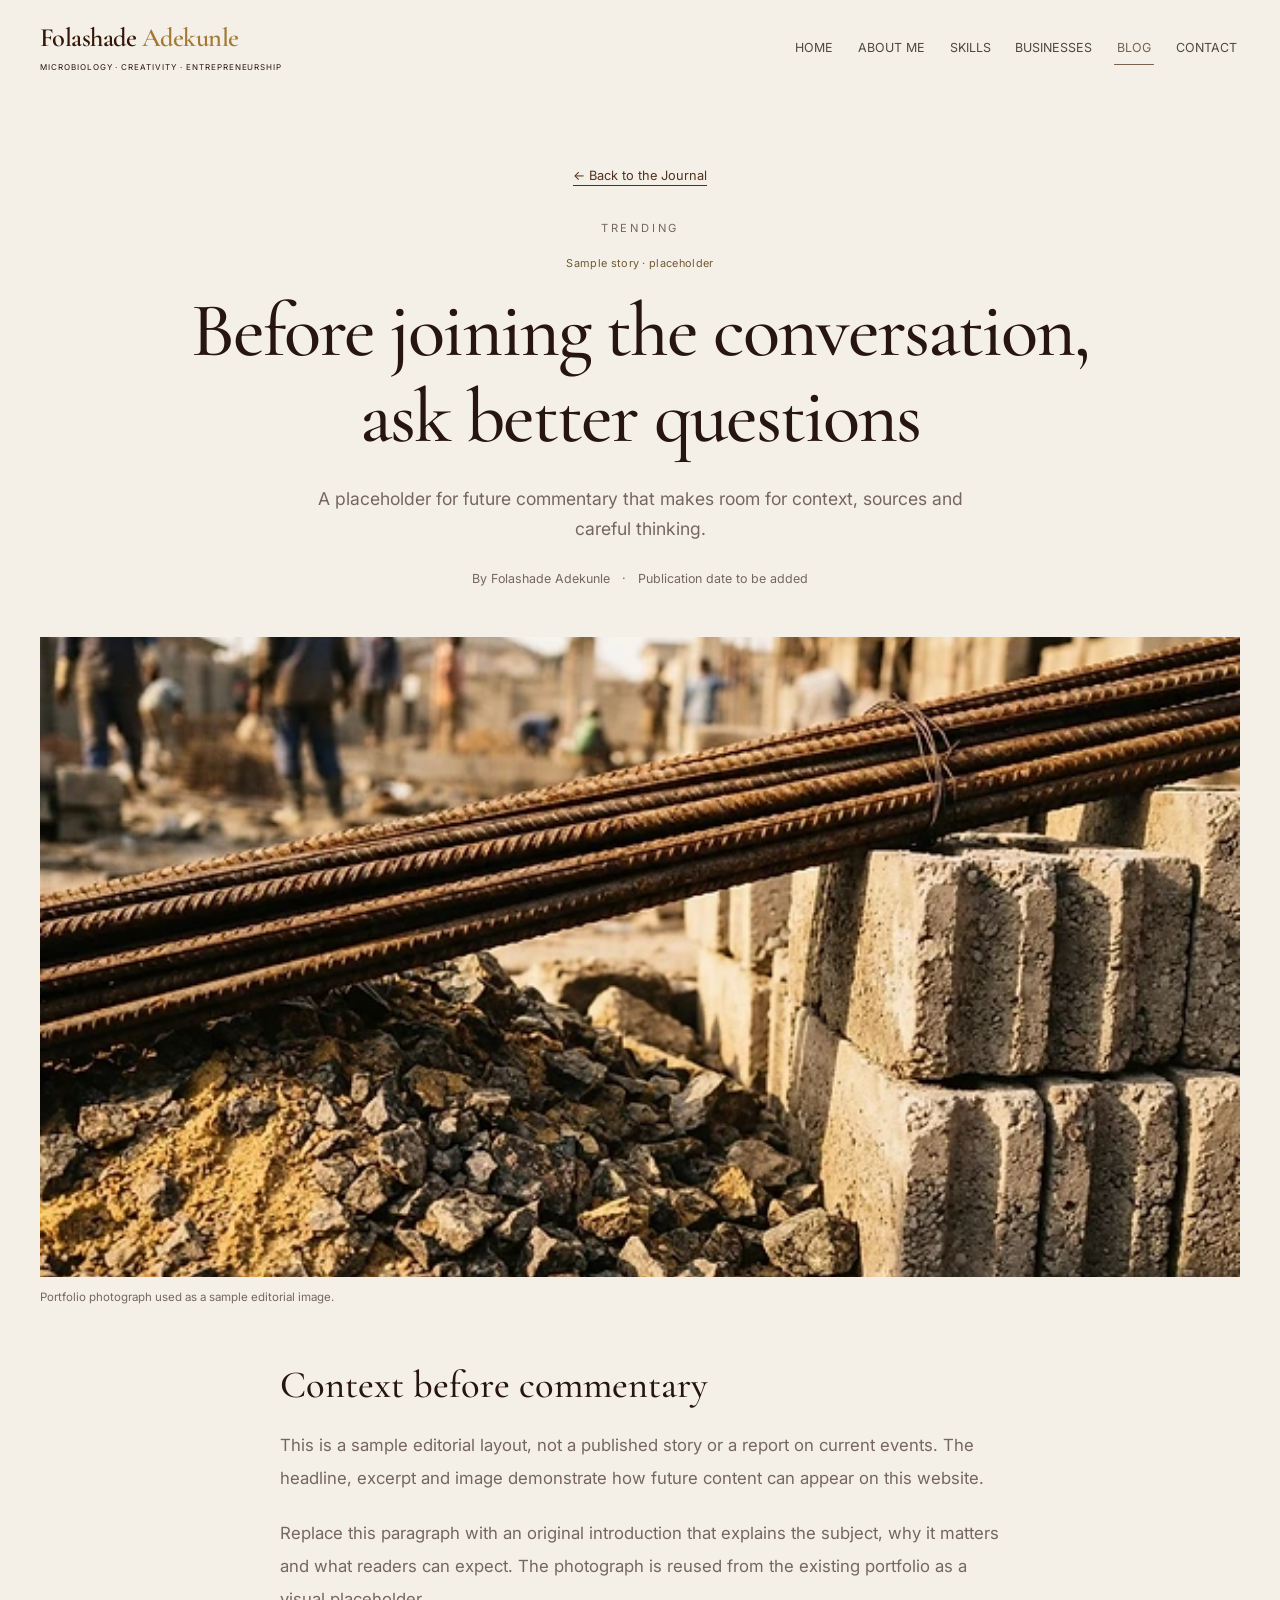
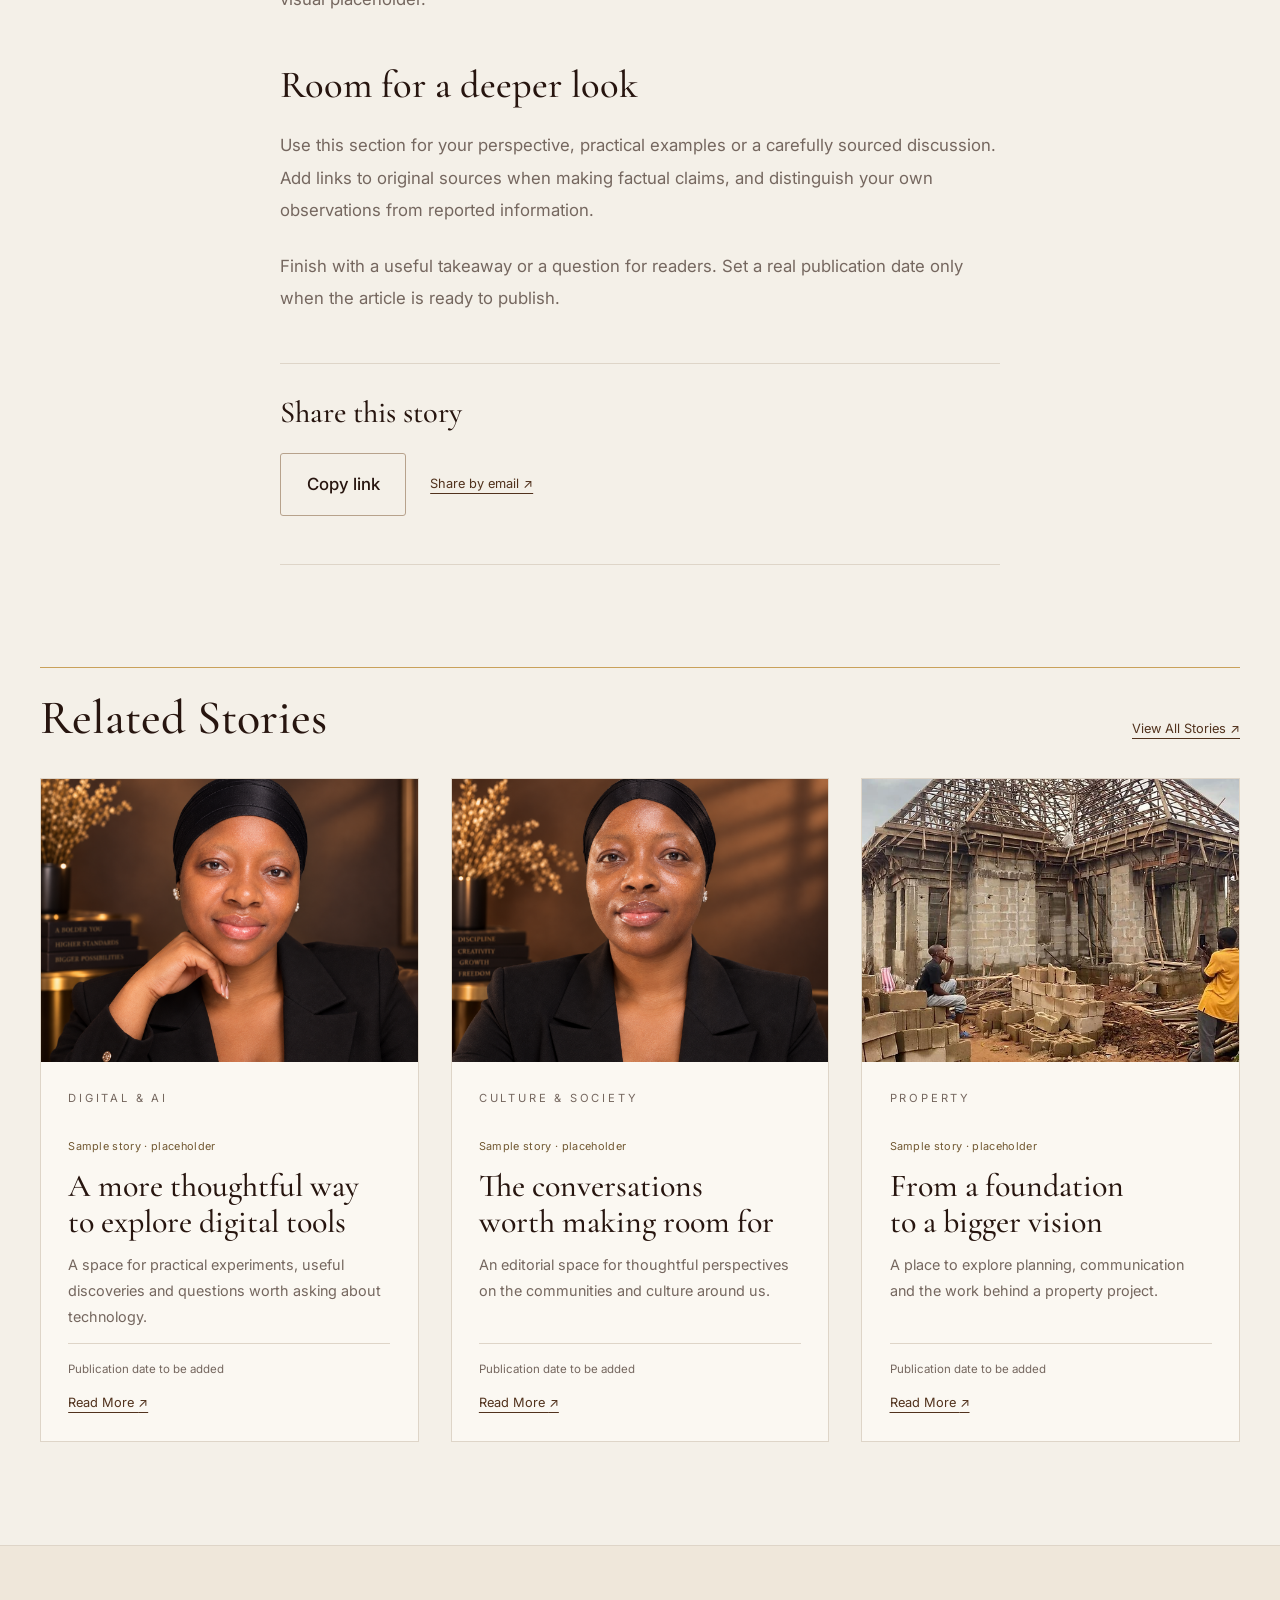
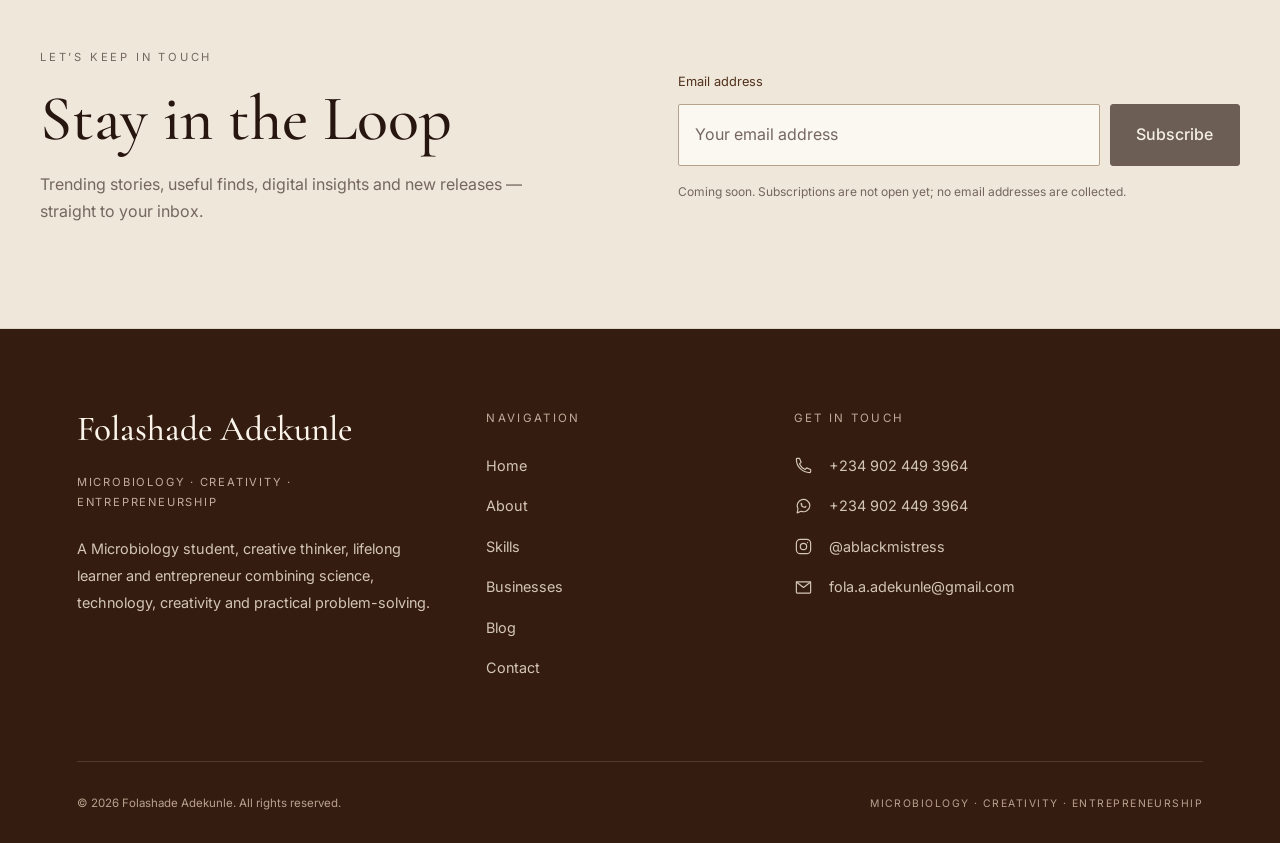
<file: story-trending.html>
<!DOCTYPE html>
<html lang="en"><head><meta charset="UTF-8" /><meta name="viewport" content="width=device-width, initial-scale=1.0" />
<meta name="description" content="A placeholder for future commentary that makes room for context, sources and careful thinking." /><title>Before joining the conversation, ask better questions | Folashade Adekunle</title>
<link rel="stylesheet" href="https://fonts.googleapis.com/css2?family=Cormorant+Garamond:wght@500;600&amp;family=Inter:wght@400;500;600&amp;display=swap" />
<link rel="stylesheet" href="style.css" /><link rel="stylesheet" href="editorial.css" /></head>
<body class="editorial-portfolio editorial-page"><a class="editorial-skip" href="#editorial-main">Skip to content</a><header class="site-header editorial-header">
      <nav class="navbar container" aria-label="Main navigation">
        <a href="index.html#home" class="brand" aria-label="Folashade Adekunle home">
          <span class="signature-name">Folashade <span>Adekunle</span></span>
          <span class="signature-caption">MICROBIOLOGY · CREATIVITY · ENTREPRENEURSHIP</span>
        </a>

        <button
          class="nav-toggle"
          type="button"
          aria-label="Open menu"
          aria-expanded="false"
          aria-controls="portfolio-navigation"
        >
          <span></span>
          <span></span>
          <span></span>
        </button>

        <div class="nav-menu" id="portfolio-navigation">
          <a href="index.html#home">Home</a>
          <a href="index.html#about">About Me</a>
          <a href="index.html#skills">Skills</a>
          <a href="index.html#businesses">Businesses</a>
          <a href="blog.html" class="active" aria-current="page">Blog</a>
          <!-- Future main navigation: Courses / Shop and Book Me, when these pages launch. -->
          <a href="index.html#contact">Contact</a>
        </div>
      </nav>
    </header>
<main id="editorial-main"><article class="article-layout container"><header class="article-heading"><a class="story-text-link" href="blog.html">← Back to the Journal</a><p class="eyebrow">Trending</p><span class="story-sample">Sample story · placeholder</span><h1>Before joining the conversation, ask better questions</h1><p class="article-subtitle">A placeholder for future commentary that makes room for context, sources and careful thinking.</p><p class="article-byline">By Folashade Adekunle <span aria-hidden="true">·</span> <span>Publication date to be added</span></p></header>
<figure class="article-hero"><img src="images/properties/materials.webp" alt="Building materials from the Arewa Properties portfolio" width="1200" height="800" /><figcaption>Portfolio photograph used as a sample editorial image.</figcaption></figure>
<div class="article-body"><section><h2>Context before commentary</h2><p>This is a sample editorial layout, not a published story or a report on current events. The headline, excerpt and image demonstrate how future content can appear on this website.</p><p>Replace this paragraph with an original introduction that explains the subject, why it matters and what readers can expect. The photograph is reused from the existing portfolio as a visual placeholder.</p></section><section><h2>Room for a deeper look</h2><p>Use this section for your perspective, practical examples or a carefully sourced discussion. Add links to original sources when making factual claims, and distinguish your own observations from reported information.</p><p>Finish with a useful takeaway or a question for readers. Set a real publication date only when the article is ready to publish.</p></section><aside class="article-share" aria-labelledby="share-title"><h2 id="share-title">Share this story</h2><div><button type="button" class="button button-secondary" data-copy-story hidden>Copy link</button><a class="story-text-link" href="mailto:?subject=Before joining the conversation, ask better questions" data-email-story>Share by email ↗</a></div><p class="share-status" role="status" aria-live="polite"></p></aside></div></article>
<section class="section container" aria-labelledby="related-title"><div class="editorial-section-line"><h2 id="related-title">Related Stories</h2><a class="story-text-link" href="blog.html">View All Stories ↗</a></div><div class="story-grid"><article class="story-card" data-story-category="Digital &amp; AI">
      <a class="story-image" href="story-digital-ai.html" tabindex="-1" aria-hidden="true"><img src="images/profile/fffola.png" alt="" loading="lazy" width="800" height="600" /></a>
      <div class="story-card-copy"><p class="eyebrow">Digital &amp; AI</p><span class="story-sample">Sample story · placeholder</span>
      <h3><a href="story-digital-ai.html">A more thoughtful way to explore digital tools</a></h3><p>A space for practical experiments, useful discoveries and questions worth asking about technology.</p>
      <div class="story-card-bottom"><p class="story-date"><span>Publication date to be added</span></p><a class="story-text-link" href="story-digital-ai.html" aria-label="Read more: A more thoughtful way to explore digital tools">Read More <span aria-hidden="true">↗</span></a></div></div>
    </article><article class="story-card" data-story-category="Culture &amp; Society">
      <a class="story-image" href="story-culture-society.html" tabindex="-1" aria-hidden="true"><img src="images/profile/folpotrait.png" alt="" loading="lazy" width="800" height="600" /></a>
      <div class="story-card-copy"><p class="eyebrow">Culture &amp; Society</p><span class="story-sample">Sample story · placeholder</span>
      <h3><a href="story-culture-society.html">The conversations worth making room for</a></h3><p>An editorial space for thoughtful perspectives on the communities and culture around us.</p>
      <div class="story-card-bottom"><p class="story-date"><span>Publication date to be added</span></p><a class="story-text-link" href="story-culture-society.html" aria-label="Read more: The conversations worth making room for">Read More <span aria-hidden="true">↗</span></a></div></div>
    </article><article class="story-card" data-story-category="Property">
      <a class="story-image" href="story-property.html" tabindex="-1" aria-hidden="true"><img src="images/properties/completed.webp" alt="" loading="lazy" width="800" height="600" /></a>
      <div class="story-card-copy"><p class="eyebrow">Property</p><span class="story-sample">Sample story · placeholder</span>
      <h3><a href="story-property.html">From a foundation to a bigger vision</a></h3><p>A place to explore planning, communication and the work behind a property project.</p>
      <div class="story-card-bottom"><p class="story-date"><span>Publication date to be added</span></p><a class="story-text-link" href="story-property.html" aria-label="Read more: From a foundation to a bigger vision">Read More <span aria-hidden="true">↗</span></a></div></div>
    </article></div></section><section class="newsletter-section section" aria-labelledby="newsletter-title"><div class="container newsletter-layout">
      <div><p class="eyebrow">LET’S KEEP IN TOUCH</p><h2 id="newsletter-title">Stay in the Loop</h2><p>Trending stories, useful finds, digital insights and new releases — straight to your inbox.</p></div>
      <!-- Connect a provider endpoint, enable these fields, and remove the preview handler only after integration. -->
      <form class="newsletter-form" data-newsletter-form data-provider="unconnected" aria-describedby="newsletter-note">
        <label for="newsletter-email">Email address</label><div class="newsletter-fields"><input id="newsletter-email" name="email" type="email" autocomplete="email" placeholder="Your email address" disabled /><button class="button" type="submit" disabled>Subscribe</button></div>
        <p id="newsletter-note" class="newsletter-note">Coming soon. Subscriptions are not open yet; no email addresses are collected.</p>
      </form></div></section></main><footer class="site-footer editorial-footer">
      <div class="container">
        <div class="footer-columns">
          <div class="footer-profile">
            <h3>Folashade Adekunle</h3>
            <p class="footer-caption">MICROBIOLOGY · CREATIVITY · ENTREPRENEURSHIP</p>
            <p>A Microbiology student, creative thinker, lifelong learner and entrepreneur combining science, technology, creativity and practical problem-solving.</p>
          </div>
          <nav aria-label="Footer navigation">
            <h4>NAVIGATION</h4>
            <a href="index.html#home">Home</a><a href="index.html#about">About</a><a href="index.html#skills">Skills</a>
            <a href="index.html#businesses">Businesses</a><a href="blog.html">Blog</a><a href="index.html#contact">Contact</a>
          </nav>
          <div class="footer-contact-details">
            <h4>GET IN TOUCH</h4>
            <a class="footer-contact-link" href="tel:+2349024493964" aria-label="Phone: +234 902 449 3964"><svg viewBox="0 0 24 24" fill="none" stroke="currentColor" stroke-width="1.5" stroke-linecap="round" stroke-linejoin="round" aria-hidden="true"><path d="M7 3H4a1 1 0 0 0-1 1c0 9.4 7.6 17 17 17a1 1 0 0 0 1-1v-3l-5-2-2 2a14 14 0 0 1-7-7l2-2-2-5Z"/></svg><span>+234 902 449 3964</span></a>
            <a class="footer-contact-link" href="https://wa.me/2349024493964" aria-label="WhatsApp: +234 902 449 3964" target="_blank" rel="noopener noreferrer"><svg viewBox="0 0 24 24" fill="none" stroke="currentColor" stroke-width="1.5" stroke-linecap="round" stroke-linejoin="round" aria-hidden="true"><path d="M20 11a8 8 0 0 1-11 7L4 20l1-5A8 8 0 1 1 20 11Z"/><path d="M9 8c0 3 2 5 5 5l1-1M9 8l1 1"/></svg><span>+234 902 449 3964</span></a>
            <a class="footer-contact-link" href="https://www.instagram.com/ablackmistress/" aria-label="Instagram: @ablackmistress" target="_blank" rel="noopener noreferrer"><svg viewBox="0 0 24 24" fill="none" stroke="currentColor" stroke-width="1.5" stroke-linecap="round" stroke-linejoin="round" aria-hidden="true"><rect x="3" y="3" width="18" height="18" rx="5"/><circle cx="12" cy="12" r="4"/><path d="M17 7h.01"/></svg><span>@ablackmistress</span></a>
            <a class="footer-contact-link" href="mailto:fola.a.adekunle@gmail.com" aria-label="Email: fola.a.adekunle@gmail.com"><svg viewBox="0 0 24 24" fill="none" stroke="currentColor" stroke-width="1.5" stroke-linecap="round" stroke-linejoin="round" aria-hidden="true"><rect x="3" y="5" width="18" height="14" rx="1"/><path d="m3 5 9 7 9-7"/></svg><span>fola.a.adekunle@gmail.com</span></a>
          </div>
        </div>
        <div class="footer-bottom">
          <p>© <span id="year">2026</span> Folashade Adekunle. All rights reserved.</p>
          <p>MICROBIOLOGY · CREATIVITY · ENTREPRENEURSHIP</p>
        </div>
      </div>
    </footer><script src="script.js"></script><script src="editorial.js"></script></body></html>
</file>
<file: style.css>
:root {
  --bg-deep: #070b14;
  --bg-mid: #0d1420;
  --panel: rgba(15, 23, 42, 0.6);
  --panel-strong: rgba(15, 23, 42, 0.82);
  --panel-light: rgba(148, 163, 184, 0.08);
  --border: rgba(148, 163, 184, 0.18);
  --text-main: #e5edf8;
  --text-soft: #b9c3d3;
  --text-faint: #90a3b8;
  --accent: #8db4ff;
  --accent-2: #5eead4;
  --accent-3: #c4b5fd;
  --shadow-soft: 0 20px 50px rgba(15, 23, 42, 0.55);
  --shadow-card: 0 14px 34px rgba(15, 23, 42, 0.36);
  --radius-lg: 28px;
  --radius-md: 18px;
  --radius-sm: 12px;
}

* {
  box-sizing: border-box;
  margin: 0;
  padding: 0;
}

html {
  scroll-behavior: smooth;
}

body {
  font-family: "Segoe UI", Tahoma, Geneva, Verdana, sans-serif;
  background:
    radial-gradient(circle at top left, rgba(141, 180, 255, 0.10), transparent 35%),
    radial-gradient(circle at bottom right, rgba(94, 234, 212, 0.12), transparent 28%),
    linear-gradient(135deg, var(--bg-deep), var(--bg-mid), #141d2a 100%);
  color: var(--text-main);
  line-height: 1.7;
  overflow-x: hidden;
}

img {
  max-width: 100%;
  display: block;
}

a {
  color: inherit;
  text-decoration: none;
}

button,
input,
textarea {
  font: inherit;
}

.container {
  width: min(1120px, calc(100% - 2rem));
  margin: 0 auto;
}

.section {
  padding: 5rem 0;
}

.glass {
  background: rgba(15, 23, 42, 0.52);
  border: 1px solid var(--border);
  box-shadow: var(--shadow-card);
  backdrop-filter: blur(18px);
  -webkit-backdrop-filter: blur(18px);
}

.site-header {
  position: sticky;
  top: 0;
  z-index: 1000;
  backdrop-filter: blur(18px);
  -webkit-backdrop-filter: blur(18px);
  background: rgba(7, 11, 20, 0.5);
  border-bottom: 1px solid rgba(148, 163, 184, 0.1);
}

.navbar {
  display: flex;
  align-items: center;
  justify-content: space-between;
  min-height: 76px;
  position: relative;
}

.brand {
  display: inline-flex;
  align-items: center;
  gap: 0.8rem;
  font-weight: 700;
  letter-spacing: 0.04em;
}

.brand-mark {
  width: 2.4rem;
  height: 2.4rem;
  display: grid;
  place-items: center;
  border-radius: 50%;
  background: linear-gradient(135deg, var(--accent), var(--accent-3));
  color: #06121d;
  font-size: 0.8rem;
  font-weight: 800;
  box-shadow: 0 10px 24px rgba(141, 180, 255, 0.45);
}

.nav-menu {
  display: flex;
  align-items: center;
  gap: 1.4rem;
}

.nav-menu a {
  position: relative;
  padding: 0.4rem 0.2rem;
  color: var(--text-soft);
  font-size: 0.96rem;
  transition: color 0.25s ease;
}

.nav-menu a::after {
  content: "";
  position: absolute;
  left: 0;
  bottom: -0.2rem;
  width: 100%;
  height: 2px;
  border-radius: 99px;
  background: linear-gradient(90deg, var(--accent), var(--accent-2));
  transform: scaleX(0);
  transform-origin: left;
  transition: transform 0.25s ease;
}

.nav-menu a:hover,
.nav-menu a.active {
  color: var(--text-main);
}

.nav-menu a:hover::after,
.nav-menu a.active::after {
  transform: scaleX(1);
}

.nav-toggle {
  display: none;
  flex-direction: column;
  gap: 0.3rem;
  background: transparent;
  border: none;
  cursor: pointer;
  padding: 0.4rem;
}

.nav-toggle span {
  width: 1.5rem;
  height: 2px;
  border-radius: 2px;
  background: var(--text-main);
  transition: transform 0.25s ease, opacity 0.25s ease;
}

.hero {
  padding-top: 4.5rem;
}

.hero-grid {
  display: grid;
  grid-template-columns: 1.2fr 0.8fr;
  gap: 2.5rem;
  align-items: center;
}

.eyebrow {
  margin-bottom: 1rem;
  color: var(--accent-2);
  text-transform: uppercase;
  letter-spacing: 0.14em;
  font-size: 0.72rem;
  font-weight: 700;
}

.hero-content h1 {
  font-size: clamp(2.4rem, 5vw, 4.5rem);
  line-height: 1.04;
  letter-spacing: -0.04em;
  margin-bottom: 1rem;
}

.headline {
  font-size: clamp(1rem, 1.7vw, 1.3rem);
  color: var(--text-soft);
  margin-bottom: 1.25rem;
  max-width: 680px;
}

.intro {
  max-width: 620px;
  color: var(--text-soft);
  font-size: 1.06rem;
  margin-bottom: 2rem;
}

.hero-actions {
  display: flex;
  gap: 1rem;
  flex-wrap: wrap;
}

.button {
  display: inline-flex;
  justify-content: center;
  align-items: center;
  min-height: 3.4rem;
  padding: 0.9rem 1.6rem;
  border-radius: 999px;
  border: 1px solid transparent;
  font-weight: 700;
  transition: transform 0.25s ease, box-shadow 0.25s ease, border-color 0.25s ease;
}

.button:hover {
  transform: translateY(-2px);
}

.button-primary {
  background: linear-gradient(135deg, var(--accent), var(--accent-2));
  color: #06121d;
  box-shadow: 0 18px 40px rgba(126, 170, 255, 0.28);
}

.button-secondary {
  background: rgba(148, 163, 184, 0.06);
  border-color: rgba(148, 163, 184, 0.22);
  color: var(--text-main);
}

.profile-card {
  position: relative;
  min-height: 520px;
  width: min(100%, 440px);
  margin-left: auto;
  border-radius: var(--radius-lg);
  padding: 1.2rem;
  display: flex;
  flex-direction: column;
  justify-content: flex-end;
  overflow: hidden;
  transition: transform 0.3s ease, box-shadow 0.3s ease;
}

.profile-card:hover {
  transform: translateY(-4px);
  box-shadow: 0 22px 40px rgba(15, 23, 42, 0.5);
}

.profile-background {
  position: absolute;
  inset: 0;
  background:
    linear-gradient(155deg, rgba(141, 180, 255, 0.38), rgba(94, 234, 212, 0.18), rgba(196, 181, 253, 0.18)),
    radial-gradient(circle at 30% 20%, rgba(255, 255, 255, 0.25), transparent 25%);
}

.profile-image-shell {
  position: absolute;
  inset: 1.2rem 1.2rem 5.4rem 1.2rem;
  border-radius: calc(var(--radius-lg) - 12px);
  overflow: hidden;
  border: 1px solid rgba(255, 255, 255, 0.18);
  background: rgba(15, 23, 42, 0.35);
  box-shadow: inset 0 0 30px rgba(255, 255, 255, 0.05);
  backdrop-filter: blur(8px);
  -webkit-backdrop-filter: blur(8px);
}

.profile-photo {
  width: 100%;
  height: 100%;
  object-fit: cover;
  object-position: center;
  display: block;
  transition: transform 0.5s ease;
}

.profile-card:hover .profile-photo {
  transform: scale(1.04);
}

.profile-avatar {
  position: absolute;
  top: 2rem;
  right: 2rem;
  width: 7rem;
  height: 7rem;
  display: grid;
  place-items: center;
  border-radius: 50%;
  background: rgba(6, 18, 29, 0.35);
  border: 1px solid rgba(255, 255, 255, 0.2);
  font-size: clamp(2rem, 4vw, 2.4rem);
  font-weight: 800;
  letter-spacing: 0.08em;
  color: var(--text-main);
  box-shadow: 0 18px 40px rgba(7, 11, 20, 0.4);
  z-index: 1;
}

.profile-details {
  position: relative;
  z-index: 1;
  padding: 1.2rem 1.25rem;
  border-radius: var(--radius-md);
  background: rgba(7, 11, 20, 0.28);
  border: 1px solid rgba(255, 255, 255, 0.12);
  backdrop-filter: blur(12px);
  -webkit-backdrop-filter: blur(12px);
}

.tag {
  display: inline-block;
  margin-bottom: 0.5rem;
  font-size: 0.72rem;
  letter-spacing: 0.12em;
  text-transform: uppercase;
  color: var(--accent-2);
}

.profile-details h2 {
  font-size: clamp(1.2rem, 2vw, 1.7rem);
  line-height: 1.3;
}

.section-heading {
  margin-bottom: 2.3rem;
}

.section-heading h2 {
  font-size: clamp(2rem, 4vw, 2.8rem);
  line-height: 1.15;
  max-width: 760px;
}

.about-card {
  padding: 2rem;
  border-radius: var(--radius-lg);
}

.about-card p + p {
  margin-top: 1rem;
}

.skills-grid,
.projects-grid,
.services-grid,
.business-grid,
.gallery-grid {
  display: grid;
  grid-template-columns: repeat(4, minmax(0, 1fr));
  gap: 1.5rem;
}

.skill-card,
.project-card,
.service-card,
.business-card {
  border-radius: var(--radius-md);
  padding: 1.5rem;
  transition: transform 0.25s ease, border-color 0.25s ease, box-shadow 0.25s ease;
}

.skill-card:hover,
.project-card:hover,
.service-card:hover,
.business-card:hover {
  transform: translateY(-6px);
  border-color: rgba(141, 180, 255, 0.3);
  box-shadow: 0 18px 38px rgba(15, 23, 42, 0.4);
}

.skill-card h3,
.project-card h3,
.service-card h3 {
  margin-bottom: 1rem;
  font-size: 1.15rem;
}

.skill-card ul,
.project-card ul {
  list-style: none;
}

.skill-card li {
  position: relative;
  padding-left: 1.25rem;
  margin-bottom: 0.55rem;
  color: var(--text-soft);
}

.skill-card li::before {
  content: "•";
  position: absolute;
  left: 0;
  color: var(--accent-2);
}

.card-top {
  display: flex;
  align-items: center;
  justify-content: space-between;
  margin-bottom: 1.2rem;
}

.project-type {
  font-size: 0.7rem;
  text-transform: uppercase;
  letter-spacing: 0.12em;
  color: var(--accent-2);
}

.project-icon {
  opacity: 0.7;
  color: var(--text-faint);
  font-weight: 700;
}

.project-card p {
  color: var(--text-soft);
  margin-bottom: 1rem;
}

.tags {
  display: flex;
  flex-wrap: wrap;
  gap: 0.5rem;
  margin-bottom: 1rem;
}

.tags span {
  padding: 0.4rem 0.7rem;
  border-radius: 999px;
  background: rgba(141, 180, 255, 0.08);
  border: 1px solid rgba(141, 180, 255, 0.12);
  color: var(--text-soft);
  font-size: 0.72rem;
}

.inline-link {
  display: inline-flex;
  align-items: center;
  color: var(--text-main);
  font-weight: 600;
}

.inline-link::after {
  content: "→";
  margin-left: 0.5rem;
  transition: transform 0.25s ease;
}

.inline-link:hover::after {
  transform: translateX(4px);
}

.service-card p {
  color: var(--text-soft);
}

.business-grid {
  grid-template-columns: repeat(2, minmax(0, 1fr));
}

.business-card {
  overflow: hidden;
  padding: 0;
}

.business-visual {
  position: relative;
  height: 260px;
  overflow: hidden;
  background: rgba(148, 163, 184, 0.08);
}

.business-visual img {
  width: 100%;
  height: 100%;
  object-fit: cover;
  display: block;
  transition: transform 0.5s ease;
}

.business-card:hover .business-visual img {
  transform: scale(1.04);
}

.placeholder-visual {
  background: linear-gradient(135deg, rgba(141, 180, 255, 0.14), rgba(94, 234, 212, 0.14));
}

.business-content {
  padding: 1.5rem;
}

.business-tag {
  display: inline-flex;
  margin-bottom: 0.75rem;
  padding: 0.35rem 0.7rem;
  border-radius: 999px;
  font-size: 0.68rem;
  letter-spacing: 0.1em;
  text-transform: uppercase;
  color: var(--accent-2);
  background: rgba(94, 234, 212, 0.08);
  border: 1px solid rgba(94, 234, 212, 0.12);
}

.business-content h3 {
  margin-bottom: 0.8rem;
  font-size: 1.6rem;
}

.business-content p {
  color: var(--text-soft);
  margin-bottom: 1.2rem;
}

.skincare-business-card {
  background: #f9f3ee;
  border: 1px solid rgba(111, 87, 72, 0.08);
  box-shadow: 0 18px 36px rgba(92, 69, 58, 0.08);
}

.skincare-visual {
  height: 290px;
  background: linear-gradient(135deg, #f4eae1, #f7f1eb);
}

.skincare-content {
  padding: 1.7rem 1.6rem 1.8rem;
  background: #fdf7f4;
}

.skincare-tag {
  background: rgba(184, 132, 108, 0.1);
  border-color: rgba(184, 132, 108, 0.14);
  color: #6f5348;
}

.skincare-content h3 {
  color: #3b2a22;
}

.skincare-content p {
  color: #5d4b42;
}

.skincare-button {
  background: linear-gradient(135deg, #d5a48d, #b87a5d);
  color: #fff;
  border: none;
  box-shadow: 0 12px 24px rgba(160, 112, 82, 0.16);
}

.skincare-button.secondary {
  background: #f2e4dc;
  color: #4a342d;
  box-shadow: none;
}

.business-detail {
  opacity: 0;
  visibility: hidden;
  max-height: 0;
  overflow: hidden;
  pointer-events: none;
  transform: translateY(18px);
  transition: opacity 0.45s ease, transform 0.45s ease, max-height 0.55s ease, visibility 0.45s ease;
}

.business-detail.is-visible {
  opacity: 1;
  visibility: visible;
  max-height: 2200px;
  pointer-events: auto;
  transform: translateY(0);
}

.business-detail-top {
  display: flex;
  justify-content: flex-end;
  margin-bottom: 1rem;
}

.business-close {
  border: 1px solid rgba(116, 86, 72, 0.12);
  background: rgba(255, 255, 255, 0.5);
  color: #4d3a32;
  border-radius: 999px;
  padding: 0.55rem 1rem;
  font-weight: 600;
  cursor: pointer;
  transition: transform 0.25s ease, box-shadow 0.25s ease;
}

.business-close:hover {
  transform: translateY(-1px);
  box-shadow: 0 10px 20px rgba(86, 62, 55, 0.08);
}

.skincare-section {
  background: linear-gradient(180deg, #fdf9f4, #fcf4f0 30%, #fffaf7 100%);
  color: #3a2a23;
  padding-top: 4rem;
}

.skincare-header {
  text-align: center;
  max-width: 760px;
  margin: 0 auto 2.5rem;
}

.skincare-eyebrow {
  color: #a96d4f;
  letter-spacing: 0.18em;
  margin-bottom: 0.9rem;
}

.skincare-header h2 {
  font-size: clamp(2.4rem, 5vw, 4rem);
  line-height: 1.08;
  margin-bottom: 0.8rem;
  color: #2f201a;
}

.skincare-header p {
  font-size: 1.08rem;
  color: #625149;
  max-width: 640px;
  margin: 0 auto 1.8rem;
}

.skincare-feature {
  display: grid;
  grid-template-columns: 1.05fr 0.95fr;
  gap: 2rem;
  align-items: center;
  background: rgba(255, 255, 255, 0.38);
  border: 1px solid rgba(116, 86, 72, 0.08);
  border-radius: 32px;
  padding: 1.4rem;
  margin-bottom: 2.5rem;
  box-shadow: 0 22px 50px rgba(81, 57, 50, 0.08);
}

.skincare-feature-image {
  overflow: hidden;
  border-radius: 24px;
  min-height: 420px;
  background: #f4e7dd;
  box-shadow: 0 18px 34px rgba(93, 69, 58, 0.1);
}

.skincare-feature-image img {
  width: 100%;
  height: 100%;
  object-fit: cover;
  display: block;
}

.skincare-feature-copy {
  padding: 1rem 0.5rem;
}

.skincare-mini-label {
  color: #a96d4f;
  text-transform: uppercase;
  letter-spacing: 0.18em;
  font-size: 0.72rem;
  margin-bottom: 0.7rem;
  font-weight: 700;
}

.skincare-feature-copy h3 {
  font-size: clamp(2rem, 4vw, 2.8rem);
  line-height: 1.1;
  margin-bottom: 0.8rem;
  color: #2f201a;
}

.skincare-feature-copy p {
  color: #5f4a42;
  margin-bottom: 1.6rem;
  max-width: 480px;
}

.skincare-collection {
  margin-top: 1rem;
}

.skincare-heading-row {
  margin-bottom: 1.5rem;
}

.skincare-heading-row h3 {
  font-size: clamp(1.8rem, 3vw, 2.4rem);
  color: #2f201a;
}

.skincare-product-grid {
  display: grid;
  grid-template-columns: repeat(3, minmax(0, 1fr));
  gap: 1.5rem;
}

.skincare-product-card {
  background: rgba(255, 255, 255, 0.5);
  border: 1px solid rgba(116, 86, 72, 0.08);
  border-radius: 24px;
  overflow: hidden;
  box-shadow: 0 10px 25px rgba(94, 69, 58, 0.06);
  transition: transform 0.25s ease, box-shadow 0.25s ease;
}

.skincare-product-card:hover {
  transform: translateY(-5px);
  box-shadow: 0 18px 30px rgba(94, 69, 58, 0.08);
}

.skincare-product-card img {
  width: 100%;
  height: 270px;
  object-fit: cover;
  display: block;
  transition: transform 0.35s ease;
}

.skincare-product-card:hover img {
  transform: scale(1.04);
}

.product-card-body {
  padding: 1.2rem 1.1rem 1.3rem;
}

.product-card-body h4 {
  margin-bottom: 0.4rem;
  color: #2d201b;
  font-size: 1.25rem;
}

.product-card-body p {
  color: #65524c;
  margin-bottom: 0.8rem;
}

.product-link {
  display: inline-flex;
  align-items: center;
  color: #7b4e3b;
  font-weight: 700;
}

.product-link::after {
  content: "→";
  margin-left: 0.45rem;
}

.skincare-story {
  margin-top: 3rem;
  background: linear-gradient(135deg, #f5e7df, #f7efe8);
  border-top: 1px solid rgba(98, 75, 65, 0.06);
  border-bottom: 1px solid rgba(98, 75, 65, 0.06);
}

.skincare-story-inner {
  padding: 2.2rem 0;
  text-align: center;
  max-width: 760px;
}

.skincare-story-inner h3 {
  color: #2d201b;
  font-size: clamp(1.8rem, 3vw, 2.7rem);
  margin-bottom: 0.7rem;
}

.skincare-story-inner p {
  color: #4d3a32;
  font-size: 1.04rem;
}

.placeholder-item {
  background: linear-gradient(135deg, rgba(219, 188, 171, 0.32), rgba(244, 231, 221, 0.7));
  min-height: 270px;
}

.gallery-section {
  padding-top: 1rem;
}

.gallery-intro {
  color: var(--text-soft);
  max-width: 700px;
  margin-bottom: 2rem;
}

.gallery-grid {
  grid-template-columns: repeat(3, minmax(0, 1fr));
}

.gallery-item {
  overflow: hidden;
  border-radius: var(--radius-md);
  padding: 0.7rem;
  transition: transform 0.25s ease, border-color 0.25s ease, box-shadow 0.25s ease;
}

.gallery-item:hover {
  transform: translateY(-6px);
  border-color: rgba(141, 180, 255, 0.3);
  box-shadow: 0 16px 32px rgba(15, 23, 42, 0.35);
}

.gallery-item img {
  width: 100%;
  height: 240px;
  object-fit: cover;
  border-radius: 0.75rem;
  display: block;
  transition: transform 0.4s ease;
}

.gallery-item:hover img {
  transform: scale(1.04);
}

.gallery-item figcaption {
  padding: 0.9rem 0.2rem 0.25rem;
  color: var(--text-soft);
  font-size: 0.92rem;
}

@media (max-width: 900px) {
  .hero-grid,
  .contact-grid,
  .skills-grid,
  .projects-grid,
  .services-grid,
  .business-grid {
    grid-template-columns: 1fr 1fr;
  }

  .gallery-grid,
  .skincare-product-grid {
    grid-template-columns: repeat(2, minmax(0, 1fr));
  }

  .skincare-feature {
    grid-template-columns: 1fr;
  }

  .hero-grid {
    grid-template-columns: 1fr;
    text-align: center;
  }

  .hero-content {
    order: 2;
  }

  .hero-visual {
    order: 1;
    display: flex;
    justify-content: center;
  }

  .profile-card {
    width: min(100%, 420px);
    margin: 0 auto;
  }

  .hero-actions {
    justify-content: center;
  }

  .intro,
  .headline {
    margin-left: auto;
    margin-right: auto;
  }
}

@media (max-width: 720px) {
  .nav-toggle {
    display: flex;
  }

  .nav-menu {
    position: absolute;
    top: calc(100% + 0.5rem);
    left: 0;
    right: 0;
    display: none;
    flex-direction: column;
    align-items: flex-start;
    gap: 0.8rem;
    background: rgba(8, 13, 22, 0.95);
    border: 1px solid var(--border);
    border-radius: 18px;
    padding: 1rem;
    box-shadow: var(--shadow-soft);
  }

  .nav-menu.open {
    display: flex;
  }

  .skills-grid,
  .projects-grid,
  .services-grid,
  .contact-grid,
  .business-grid,
  .gallery-grid,
  .skincare-product-grid {
    grid-template-columns: 1fr;
  }

  .section {
    padding: 4rem 0;
  }

  .profile-card {
    min-height: 380px;
  }

  .business-visual {
    height: 220px;
  }

  .skincare-feature {
    padding: 1rem;
  }

  .skincare-feature-image {
    min-height: 300px;
  }

  .footer-inner {
    flex-direction: column;
    text-align: center;
  }
}

@media (max-width: 480px) {
  .container {
    width: min(100% - 1.25rem, 1120px);
  }

  .hero-content h1 {
    font-size: 2.5rem;
  }

  .button {
    width: 100%;
  }

  .hero-actions {
    flex-direction: column;
  }

  .skincare-header h2 {
    font-size: 2.3rem;
  }
}

.contact-grid {
  display: grid;
  grid-template-columns: 0.9fr 1.1fr;
  gap: 2rem;
  align-items: start;
}

.left-align {
  margin-bottom: 1.5rem;
}

.info-list {
  padding: 1.4rem 1.2rem;
  border-radius: var(--radius-md);
  margin-bottom: 1.25rem;
}

.info-list p + p {
  margin-top: 0.7rem;
}

.socials {
  display: flex;
  flex-wrap: wrap;
  gap: 0.8rem;
}

.socials a {
  width: 2.8rem;
  height: 2.8rem;
  display: grid;
  place-items: center;
  border-radius: 50%;
  background: rgba(148, 163, 184, 0.08);
  border: 1px solid rgba(148, 163, 184, 0.22);
  color: var(--text-main);
  transition: transform 0.25s ease, border-color 0.25s ease;
}

.socials a:hover {
  transform: translateY(-2px);
  border-color: rgba(141, 180, 255, 0.4);
}

.contact-form-wrap {
  padding: 1.5rem;
  border-radius: var(--radius-lg);
}

.contact-form {
  display: grid;
  gap: 1rem;
}

.field-row label {
  display: grid;
  gap: 0.5rem;
  color: var(--text-soft);
}

.field-row input,
.field-row textarea {
  width: 100%;
  border: 1px solid rgba(148, 163, 184, 0.2);
  background: rgba(15, 23, 42, 0.5);
  color: var(--text-main);
  border-radius: var(--radius-sm);
  padding: 0.9rem 1rem;
  resize: vertical;
  transition: border-color 0.25s ease, box-shadow 0.25s ease;
}

.field-row input:focus,
.field-row textarea:focus {
  outline: none;
  border-color: rgba(141, 180, 255, 0.6);
  box-shadow: 0 0 0 3px rgba(141, 180, 255, 0.12);
}

.site-footer {
  padding: 1.5rem 0 2.5rem;
  border-top: 1px solid rgba(148, 163, 184, 0.1);
}

.footer-inner {
  display: flex;
  justify-content: space-between;
  align-items: center;
  gap: 1rem;
  color: var(--text-soft);
}

.footer-inner h3 {
  font-size: 1.15rem;
  margin-bottom: 0.2rem;
  color: var(--text-main);
}

.brand-page {
  background: #fffaf7;
  color: #2a201d;
}

.brand-page .site-header,
.brand-page .brand-header {
  background: rgba(255, 255, 255, 0.76);
  border-bottom: 1px solid rgba(122, 95, 86, 0.12);
  backdrop-filter: blur(12px);
  -webkit-backdrop-filter: blur(12px);
}

.brand-page .brand-header {
  position: sticky;
  top: 0;
  z-index: 1000;
}

.brand-navbar {
  display: flex;
  align-items: center;
  justify-content: space-between;
  min-height: 76px;
  gap: 1rem;
}

.brand-logo {
  display: inline-flex;
  align-items: center;
  gap: 0.7rem;
  font-size: 1.05rem;
  font-weight: 800;
  letter-spacing: 0.04em;
  color: #2d201b;
}

.brand-nav-menu {
  display: flex;
  align-items: center;
  gap: 1.25rem;
}

.brand-page .nav-menu a {
  color: #574a45;
}

.brand-page .nav-menu a:hover,
.brand-page .nav-menu a.active {
  color: #2f201b;
}

.brand-page .nav-menu a::after {
  background: linear-gradient(90deg, #d39b7f, #b77d60);
}

.brand-page .nav-toggle span {
  background: #2f201b;
}

.brand-logo {
  display: inline-flex;
  align-items: center;
  gap: 0.8rem;
}

.brand-logo-image {
  width: 3.2rem;
  height: 3.2rem;
  object-fit: contain;
  display: block;
  border-radius: 12px;
}

.brand-logo-inline {
  width: 110px;
  height: 110px;
  margin-bottom: 1rem;
  display: inline-flex;
  align-items: center;
  justify-content: center;
  border-radius: 22px;
  background: rgba(255, 255, 255, 0.4);
  border: 1px solid rgba(122, 95, 86, 0.08);
  box-shadow: 0 16px 30px rgba(92, 69, 58, 0.06);
}

.brand-logo-inline img,
.brand-logo-image {
  width: 100%;
  height: 100%;
  object-fit: contain;
  display: block;
}

.brand-logo-inline img {
  max-width: 86px;
  max-height: 86px;
}

.skincare-logo-visual {
  display: flex;
  align-items: center;
  justify-content: center;
  padding: 1.5rem;
  background: linear-gradient(135deg, #f8f1eb, #f4e5dc);
}

.skincare-logo-visual img {
  width: min(100%, 320px);
  height: 140px;
  object-fit: contain;
  display: block;
}

.brand-hero {
  padding-top: 4.5rem;
}

.brand-hero-grid {
  display: grid;
  grid-template-columns: 1.05fr 0.95fr;
  gap: 2.2rem;
  align-items: center;
}

.brand-hero-copy h1,
.section-title h3,
.brand-story-inner h3,
.instagram-wrap h3,
.whatsapp-box h3 {
  color: #2f201b;
}

.brand-kicker {
  margin-bottom: 0.8rem;
  text-transform: uppercase;
  letter-spacing: 0.16em;
  font-size: 0.72rem;
  font-weight: 700;
  color: #9d6d54;
}

.brand-hero-copy h1 {
  font-size: clamp(2.6rem, 5vw, 4.5rem);
  line-height: 1.04;
  letter-spacing: -0.05em;
  margin-bottom: 0.8rem;
}

.brand-hero-copy h2 {
  font-size: clamp(1.2rem, 2vw, 1.8rem);
  line-height: 1.3;
  margin-bottom: 1rem;
  color: #564842;
}

.brand-hero-copy p {
  color: #5e4d46;
  max-width: 620px;
}

.brand-actions {
  display: flex;
  flex-wrap: wrap;
  gap: 1rem;
  margin-top: 1.8rem;
}

.brand-button {
  display: inline-flex;
  align-items: center;
  justify-content: center;
  min-height: 3.2rem;
  padding: 0.85rem 1.5rem;
  border-radius: 999px;
  font-weight: 700;
  transition: transform 0.25s ease, box-shadow 0.25s ease;
}

.brand-button:hover {
  transform: translateY(-2px);
}

.brand-button.primary {
  background: linear-gradient(135deg, #d5a48d, #b87a5d);
  color: #fff;
  box-shadow: 0 14px 28px rgba(168, 114, 84, 0.2);
}

.brand-button.secondary {
  background: #f3e2d9;
  color: #4a342d;
}

.brand-hero-visual {
  display: flex;
  justify-content: center;
}

.brand-image-frame {
  position: relative;
  width: min(100%, 540px);
  min-height: 500px;
  border-radius: 30px;
  overflow: hidden;
  box-shadow: 0 20px 42px rgba(73, 54, 48, 0.12);
  border: 1px solid rgba(122, 95, 86, 0.12);
  background: linear-gradient(135deg, #f3ddd3, #f8f0ea);
}

.brand-image-frame img {
  width: 100%;
  height: 100%;
  object-fit: cover;
  display: block;
}

.brand-products {
  padding-top: 4rem;
}

.section-title {
  margin-bottom: 1.8rem;
}

.section-title h3 {
  font-size: clamp(2rem, 4vw, 2.8rem);
  line-height: 1.1;
  margin-top: 0.2rem;
}

.products-grid {
  display: grid;
  grid-template-columns: repeat(3, minmax(0, 1fr));
  gap: 1.5rem;
}

.product-card {
  border-radius: 24px;
  overflow: hidden;
  background: rgba(255, 255, 255, 0.7);
  border: 1px solid rgba(122, 95, 86, 0.08);
  box-shadow: 0 16px 30px rgba(92, 69, 58, 0.06);
  transition: transform 0.25s ease, box-shadow 0.25s ease;
}

.product-card:hover {
  transform: translateY(-5px);
  box-shadow: 0 18px 34px rgba(92, 69, 58, 0.08);
}

.product-card img {
  width: 100%;
  height: 320px;
  object-fit: cover;
  display: block;
  background: linear-gradient(135deg, #f7efe9, #f6eee9);
}

.product-body {
  padding: 1.2rem 1.1rem 1.4rem;
}

.skincare-product-grid .product-card {
  display: flex;
  flex-direction: column;
}

.skincare-product-grid .product-card img {
  height: 320px;
  object-fit: cover;
}

.skincare-product-grid .product-body {
  display: flex;
  flex-direction: column;
  justify-content: space-between;
  flex: 1;
}

.product-body h4 {
  margin-bottom: 0.45rem;
  font-size: 1.25rem;
  color: #2b201b;
}

.product-body p {
  color: #5b4a43;
  margin-bottom: 1rem;
}

.product-meta {
  display: flex;
  align-items: center;
  justify-content: space-between;
  gap: 0.75rem;
  flex-wrap: wrap;
}

.product-meta span {
  font-weight: 800;
  color: #7d5645;
}

.mini-button {
  display: inline-flex;
  align-items: center;
  justify-content: center;
  min-height: 2.5rem;
  padding: 0.65rem 0.9rem;
  border-radius: 999px;
  background: #f5e7df;
  color: #4f3a32;
  border: 1px solid rgba(121, 89, 77, 0.12);
  font-size: 0.75rem;
  font-weight: 700;
}

.instagram-section,
.whatsapp-cta,
.brand-story {
  padding-top: 1.5rem;
}

.instagram-wrap,
.whatsapp-box {
  display: flex;
  align-items: center;
  justify-content: space-between;
  gap: 1.5rem;
  padding: 1.4rem 1.5rem;
  border-radius: 24px;
  border: 1px solid rgba(122, 95, 86, 0.08);
  background: rgba(255, 255, 255, 0.6);
  box-shadow: 0 16px 30px rgba(92, 69, 58, 0.05);
}

.instagram-badge {
  width: 3.4rem;
  height: 3.4rem;
  display: grid;
  place-items: center;
  border-radius: 50%;
  background: linear-gradient(135deg, #f4ddd4, #ead9d2);
  color: #6f4e3e;
  font-size: 1.3rem;
  font-weight: 800;
}

.brand-story-inner {
  max-width: 760px;
  margin: 0 auto;
  text-align: center;
}

.brand-story-inner h3 {
  font-size: clamp(2rem, 4vw, 2.8rem);
  margin-bottom: 0.9rem;
}

.brand-story-inner p {
  color: #5b4a43;
}

.brand-footer {
  padding: 2rem 0 3rem;
  border-top: 1px solid rgba(122, 95, 86, 0.08);
  background: rgba(255, 255, 255, 0.3);
}

.footer-links {
  display: flex;
  align-items: center;
  gap: 1rem;
  flex-wrap: wrap;
}

.footer-links a {
  color: #5b4a43;
}

.back-link {
  color: #7d5645;
  font-weight: 700;
}

.property-page {
  background: linear-gradient(180deg, #f7f6f3 0%, #f9faf8 100%);
}

.property-page .brand-button.primary {
  background: linear-gradient(135deg, #7a8a96, #536b74);
}

.property-page .brand-button.secondary {
  background: #edf2f3;
  color: #374a53;
}

.property-page .brand-kicker,
.property-page .mini-button,
.property-page .product-meta span {
  color: #536b74;
}

.property-page .brand-hero-copy h1,
.property-page .section-title h3,
.property-page .brand-story-inner h3,
.property-page .whatsapp-box h3,
.property-page .instagram-wrap h3 {
  color: #1d2a2f;
}

.property-page .brand-hero-copy h2,
.property-page .brand-hero-copy p,
.property-page .product-body p,
.property-page .brand-story-inner p,
.property-page .footer-links a {
  color: #4b5e66;
}

.property-page .nav-menu a::after {
  background: linear-gradient(90deg, #6e8b94, #4d6475);
}

.property-page .brand-image-frame {
  background: linear-gradient(135deg, #e7ecee, #f2f5f6);
}

@media (max-width: 900px) {
  .brand-hero-grid,
  .products-grid {
    grid-template-columns: 1fr 1fr;
  }

  .brand-hero-grid {
    grid-template-columns: 1fr;
    text-align: center;
  }

  .brand-hero-copy {
    order: 2;
  }

  .brand-hero-visual {
    order: 1;
  }

  .brand-actions,
  .instagram-wrap,
  .whatsapp-box {
    justify-content: center;
  }

  .brand-hero-copy p {
    margin-left: auto;
    margin-right: auto;
  }
}

@media (max-width: 720px) {
  .products-grid {
    grid-template-columns: 1fr;
  }

  .brand-hero {
    padding-top: 3.5rem;
  }

  .brand-image-frame {
    min-height: 340px;
  }

  .instagram-wrap,
  .whatsapp-box {
    flex-direction: column;
    text-align: center;
  }
}

.reveal {
  opacity: 0;
  transform: translateY(24px);
  transition: opacity 0.7s ease, transform 0.7s ease;
}

.reveal.visible {
  opacity: 1;
  transform: translateY(0);
}

@media (max-width: 900px) {
  .hero-grid,
  .contact-grid,
  .skills-grid,
  .projects-grid,
  .services-grid,
  .business-grid {
    grid-template-columns: 1fr 1fr;
  }

  .gallery-grid {
    grid-template-columns: repeat(2, minmax(0, 1fr));
  }

  .hero-grid {
    grid-template-columns: 1fr;
    text-align: center;
  }

  .hero-content {
    order: 2;
  }

  .hero-visual {
    order: 1;
    display: flex;
    justify-content: center;
  }

  .profile-card {
    width: min(100%, 420px);
    margin: 0 auto;
  }

  .hero-actions {
    justify-content: center;
  }

  .intro,
  .headline {
    margin-left: auto;
    margin-right: auto;
  }
}

@media (max-width: 720px) {
  .nav-toggle {
    display: flex;
  }

  .nav-menu {
    position: absolute;
    top: calc(100% + 0.5rem);
    left: 0;
    right: 0;
    display: none;
    flex-direction: column;
    align-items: flex-start;
    gap: 0.8rem;
    background: rgba(8, 13, 22, 0.95);
    border: 1px solid var(--border);
    border-radius: 18px;
    padding: 1rem;
    box-shadow: var(--shadow-soft);
  }

  .nav-menu.open {
    display: flex;
  }

  .skills-grid,
  .projects-grid,
  .services-grid,
  .contact-grid,
  .business-grid,
  .gallery-grid {
    grid-template-columns: 1fr;
  }

  .section {
    padding: 4rem 0;
  }

  .profile-card {
    min-height: 380px;
  }

  .business-visual {
    height: 220px;
  }

  .footer-inner {
    flex-direction: column;
    text-align: center;
  }
}

@media (max-width: 480px) {
  .container {
    width: min(100% - 1.25rem, 1120px);
  }

  .hero-content h1 {
    font-size: 2.5rem;
  }

  .button {
    width: 100%;
  }

  .hero-actions {
    flex-direction: column;
  }
}

/* Business CTA — Arewa Properties closing section */
.property-page .property-grid {
  grid-template-columns: repeat(3, minmax(0, 1fr));
}

.property-page .property-project-image {
  overflow: hidden;
  aspect-ratio: 4 / 3;
}

.property-page .property-project-image img {
  width: 100%;
  height: 100%;
  object-fit: cover;
  transition: transform 0.45s ease;
}

@media (hover: hover) {
  .property-page .product-card:hover .property-project-image img {
    transform: scale(1.04);
  }
}

@media (max-width: 1024px) {
  .property-page .property-grid {
    grid-template-columns: repeat(2, minmax(0, 1fr));
  }
}

@media (max-width: 600px) {
  .property-page .property-grid {
    grid-template-columns: minmax(0, 1fr);
  }
}

@media (prefers-reduced-motion: reduce) {
  .property-page .property-project-image img {
    transition: none;
  }

  .property-page .product-card:hover .property-project-image img {
    transform: none;
  }
}

.property-page .investment-cta {
  position: relative;
  isolation: isolate;
  overflow: hidden;
  display: flex;
  align-items: center;
  min-height: 640px;
  padding: clamp(5rem, 9vw, 9rem) 0;
  background: #192322;
  color: #fff9ef;
  scroll-margin-top: 80px;
}

.property-page .investment-cta::before,
.property-page .investment-cta::after {
  content: "";
  position: absolute;
  inset: 0;
  z-index: -1;
  pointer-events: none;
}

.property-page .investment-cta::before {
  background: url("images/properties/foundation.webp") center 45% / cover no-repeat;
  transition: transform 1.8s ease;
}

.property-page .investment-cta::after {
  background: linear-gradient(90deg, rgba(12, 23, 23, 0.94) 0%, rgba(12, 23, 23, 0.78) 48%, rgba(12, 23, 23, 0.3) 100%);
}

.property-page .investment-cta:focus-within::before {
  transform: scale(1.03);
}

.property-page .investment-label {
  margin-bottom: 1.6rem;
  color: #e0cba7;
  font-size: 0.72rem;
  font-weight: 600;
  letter-spacing: 0.24em;
}

.property-page .investment-cta h2 {
  max-width: 780px;
  margin-bottom: 1.6rem;
  font-family: Georgia, "Times New Roman", serif;
  font-size: clamp(2.6rem, 5.5vw, 4.8rem);
  font-weight: 400;
  line-height: 1.1;
  letter-spacing: -0.035em;
  text-wrap: balance;
}

.property-page .investment-description {
  max-width: 540px;
  margin-bottom: 2.4rem;
  color: #e1e4de;
  font-size: clamp(1rem, 1.4vw, 1.1rem);
  line-height: 1.8;
}

.property-page .investment-button {
  position: relative;
  isolation: isolate;
  overflow: hidden;
  display: inline-flex;
  align-items: center;
  justify-content: center;
  gap: 1.25rem;
  min-height: 56px;
  padding: 0.95rem 1.9rem;
  border: 1px solid rgba(224, 203, 167, 0.8);
  border-radius: 999px;
  background: rgba(255, 249, 239, 0.04);
  color: #fff9ef;
  font-weight: 600;
  box-shadow: 0 5px 18px rgba(0, 0, 0, 0.15);
  transition: color 0.4s ease, transform 0.4s ease, box-shadow 0.4s ease;
}

.property-page .investment-button::before {
  content: "";
  position: absolute;
  inset: 0;
  z-index: -1;
  border-radius: inherit;
  background: #e0cba7;
  transform: scaleX(0);
  transform-origin: left;
  transition: transform 0.4s ease;
}

.property-page .investment-arrow {
  display: inline-block;
  transition: transform 0.4s ease;
}

.property-page .investment-button:is(:hover, :focus-visible) {
  color: #152321;
  transform: translateY(-3px);
  box-shadow: 0 10px 28px rgba(224, 203, 167, 0.2);
}

.property-page .investment-button:is(:hover, :focus-visible)::before {
  transform: scaleX(1);
}

.property-page .investment-button:is(:hover, :focus-visible) .investment-arrow {
  transform: translateX(4px);
}

.property-page .investment-button:focus-visible {
  outline: 2px solid #fff9ef;
  outline-offset: 5px;
}

@media (hover: hover) {
  .property-page .investment-cta:hover::before {
    transform: scale(1.03);
  }
}

@media (max-width: 600px) {
  .property-page .investment-cta {
    min-height: 580px;
    padding: 5rem 0;
  }

  .property-page .investment-cta::after {
    background: linear-gradient(90deg, rgba(12, 23, 23, 0.92), rgba(12, 23, 23, 0.7));
  }
}

@media (prefers-reduced-motion: reduce) {
  .property-page .investment-cta::before,
  .property-page .investment-button,
  .property-page .investment-button::before,
  .property-page .investment-arrow {
    transition: none;
  }

  .property-page .investment-cta:is(:hover, :focus-within)::before,
  .property-page .investment-button:is(:hover, :focus-visible),
  .property-page .investment-button:is(:hover, :focus-visible) .investment-arrow {
    transform: none;
  }
}

/* Business introductions — scoped to the existing homepage section */
:is(#businesses, #home-businesses) .business-card { display: flex; flex-direction: column; border-radius: 24px; }
:is(#businesses, #home-businesses) .business-visual { height: clamp(260px, 28vw, 380px); }
:is(#businesses, #home-businesses) .business-content { flex: 1; display: flex; flex-direction: column; padding: 2rem; }
:is(#businesses, #home-businesses) .business-content h3 { font: 400 clamp(2rem, 3vw, 2.6rem)/1.15 Georgia, serif; }
:is(#businesses, #home-businesses) .business-content .button { align-self: flex-start; margin-top: auto; gap: 1rem; }
:is(#businesses, #home-businesses) .property-business-card { background: #202a28; border-color: #586057; }
:is(#businesses, #home-businesses) .property-business-card .business-tag { color: #e0cba7; border-color: #756d59; background: transparent; }
:is(#businesses, #home-businesses) .property-business-card .button { background: #e0cba7; color: #202a28; box-shadow: none; }

/* Business CTA — shared motion, typography and navigation */
.brand-page { --brand-ink: #48352d; --brand-paper: #fcf7ef; }
.brand-page .container { width: min(1240px, calc(100% - 4rem)); }
.brand-page .section { padding-block: clamp(4rem, 8vw, 8rem); }
.brand-page section[id] { scroll-margin-top: 100px; }
.brand-page h1, .brand-page h2 { font-family: Georgia, 'Times New Roman', serif; font-weight: 400; text-wrap: balance; }
.brand-page h2 { font-size: clamp(2.2rem, 4.3vw, 4rem); line-height: 1.12; letter-spacing: -0.035em; }
.brand-page h1 em, .brand-page h2 em { font-weight: 400; }
.brand-page .section-title { margin-bottom: 3rem; }
.brand-page .editorial-intro { max-width: 560px; margin-top: 1.2rem; color: #6b6257; }
.brand-page .brand-kicker { letter-spacing: 0.2em; }
.brand-page .brand-navbar { min-height: 88px; position: relative; }
.brand-page .brand-nav-menu { font-size: 0.84rem; }
.brand-page .nav-menu a { transition: color 0.35s ease; }
.brand-page .brand-logo-image { width: 220px; height: auto; border-radius: 0; }
.brand-page .brand-button, .brand-page .mini-button { gap: 0.8rem; transition: transform 0.4s ease, box-shadow 0.4s ease; }
.brand-page .brand-button::after, .brand-page .mini-button::after { content: '→'; display: inline-block; transition: transform 0.4s ease; }
.brand-page :is(.brand-button, .mini-button):is(:hover, :focus-visible)::after,
:is(#businesses, #home-businesses) .button:is(:hover, :focus-visible) .button-arrow { transform: translateX(4px); }
:is(#businesses, #home-businesses) .button-arrow { display: inline-block; transition: transform 0.4s ease; }
.brand-page a:focus-visible { outline: 2px solid currentColor; outline-offset: 5px; }
.brand-page .brand-footer { padding-block: 2.5rem; }
.brand-page .brand-footer h4 { color: var(--brand-ink); }
/* Business content remains readable when JavaScript is unavailable. */
.brand-page .reveal { opacity: 1; transform: none; }
.brand-page.motion-ready .reveal:not(.visible) { opacity: 0; transform: translateY(24px); }

/* Arewa Skincare — ivory, blush and editorial product photography */
.skincare-page { background: #fcf7ef; color: #48352d; }
.skincare-page .brand-header { background: rgba(252, 247, 239, 0.96); }
.skincare-page .skincare-hero { padding-top: 3rem; background: linear-gradient(110deg, #fcf7ef 55%, #f0dfd2 55%); }
.skincare-page .skincare-hero-grid { grid-template-columns: 0.95fr 1.05fr; gap: clamp(2rem, 6vw, 6rem); text-align: left; }
.skincare-page .brand-hero-copy { padding-block: 2rem; }
.skincare-page .brand-logo-inline { width: min(280px, 100%); height: auto; background: none; border: 0; box-shadow: none; border-radius: 0; margin-bottom: 2rem; }
.skincare-page .brand-logo-inline img { max-width: 100%; max-height: none; }
.skincare-page .brand-hero-copy h1 { color: #48352d; font-size: clamp(3rem, 5.5vw, 5.5rem); line-height: 1.04; letter-spacing: -0.055em; margin-bottom: 1.8rem; }
.skincare-page .brand-hero-copy h1 em { color: #946c58; }
.skincare-page .brand-hero-copy p { max-width: 440px; }
.skincare-page .skincare-image-frame { width: 100%; min-height: 0; aspect-ratio: 4 / 5; border-radius: 45% 45% 8px 8px; margin-top: 1.5rem; }
.skincare-page .skincare-image-frame img { height: 100%; transition: transform 0.7s ease; }
.skincare-page .brand-button.primary { background: #664737; color: #fff9f1; box-shadow: 0 8px 20px #66473718; }
.skincare-page .brand-button.secondary { background: transparent; color: #664737; border: 1px solid #b99c8c; }
.skincare-page .skincare-product-grid { gap: 2rem; grid-template-columns: repeat(3, minmax(0, 1fr)); }
.skincare-page .product-card { border-radius: 20px; background: #fffaf4; box-shadow: 0 10px 30px #6647370a; transition: transform 0.4s ease, box-shadow 0.4s ease; }
.skincare-page .skincare-product-image { overflow: hidden; aspect-ratio: 4 / 5; }
.skincare-page .skincare-product-image img { width: 100%; height: 100%; object-fit: cover; transition: transform 0.6s ease; }
.skincare-page .product-body { padding: 1.5rem; gap: 1.4rem; }
.skincare-page .product-body h3 { font: 400 1.5rem/1.2 Georgia, serif; color: #48352d; }
.skincare-page .mini-button { align-self: flex-start; min-height: 44px; background: #f0e2d9; color: #583c30; }
.skincare-page .instagram-wrap { display: grid; grid-template-columns: 0.8fr 1fr; gap: 2rem 4rem; padding: 2rem; background: #f1e2d9; border-radius: 8px; box-shadow: none; }
.skincare-page .instagram-photo { grid-row: span 2; overflow: hidden; border-radius: 8px; }
.skincare-page .instagram-photo img { width: 100%; aspect-ratio: 1; object-fit: cover; transition: transform 0.6s ease; }
.skincare-page .instagram-wrap > div:nth-child(2) { align-self: end; }
.skincare-page .instagram-wrap p:not(.brand-kicker) { margin-top: 1.3rem; }
.skincare-page .instagram-wrap > a { justify-self: start; align-self: start; }
.skincare-page .whatsapp-box { padding: clamp(2rem, 5vw, 5rem); gap: 3rem; background: #654838; color: #fff7eb; border-radius: 8px; }
.skincare-page .whatsapp-box .brand-kicker { color: #e5cbbb; }
.skincare-page .whatsapp-box p:not(.brand-kicker) { max-width: 500px; margin-top: 1.5rem; color: #f0ded2; }
.skincare-page .whatsapp-box .brand-button { flex-shrink: 0; background: #f4e4d8; color: #48352d; }
.skincare-page .brand-story h2 { margin-bottom: 1.5rem; }

/* Arewa Properties — photographic hero and architectural rhythm */
.property-page { --brand-ink: #242925; background: #f4f1e9; color: #242925; }
.property-page .brand-header { background: rgba(244, 241, 233, 0.96); }
.property-page .brand-logo { font-family: Georgia, serif; font-weight: 400; font-size: 1.45rem; }
.property-page .brand-kicker { color: #77623c; }
.property-page .property-hero { position: relative; isolation: isolate; min-height: 82vh; display: flex; align-items: center; background: #242925; overflow: hidden; }
.property-page .property-hero .brand-hero-grid { display: block; text-align: left; }
.property-page .property-hero .brand-hero-visual { position: absolute; inset: 0; z-index: -2; }
.property-page .property-hero .property-frame { width: 100%; min-height: 0; height: 100%; border: 0; border-radius: 0; box-shadow: none; }
.property-page .property-hero .property-frame img { height: 100%; object-fit: cover; object-position: center 40%; transition: transform 1.8s ease; }
.property-page .property-hero::after { content: ''; position: absolute; inset: 0; z-index: -1; background: linear-gradient(90deg, #121b18ed, #121b18a6 55%, #121b1840); }
.property-page .property-hero .brand-kicker { color: #e0cba7; }
.property-page .property-hero h1 { max-width: 900px; font-size: clamp(3.4rem, 7.5vw, 7.5rem); color: #fff9ef; line-height: 1.03; margin-bottom: 2rem; }
.property-page .property-hero h1 em { color: #e0cba7; }
.property-page .property-hero .brand-hero-copy > p:not(.brand-kicker) { color: #eee9df; max-width: 560px; margin-left: 0; }
.property-page .brand-button.primary { background: #e0cba7; color: #242925; box-shadow: none; }
.property-page .brand-actions { align-items: center; }
.property-page .brand-story { padding-block: 7rem; border-top: 1px solid #d8d1c2; }
.property-page .whatsapp-box { padding: 3rem; background: #eae4d7; border-radius: 4px; box-shadow: none; }
.property-page .whatsapp-box p { max-width: 600px; }
.property-page .whatsapp-box h3, .property-page .brand-story h3 { font-family: Georgia, serif; font-weight: 400; }
.property-page .investment-cta { min-height: 80vh; padding-block: clamp(5rem, 8vw, 8rem); }
.property-page .investment-cta h2 { max-width: 1000px; font-size: clamp(3rem, 6.5vw, 6.5rem); }
.property-page .investment-button { background: transparent; }
.property-page .investment-button:is(:hover, :focus-visible) { transform: translateY(-2px); }

/* Project Gallery — alternating wide and standard photographs */
.property-page .property-grid { grid-template-columns: repeat(12, minmax(0, 1fr)); gap: 1.5rem; }
.property-page .property-grid .product-card { grid-column: span 4; position: relative; min-height: 380px; border-radius: 4px; border: 0; background: #242925; }
.property-page .property-grid .product-card:nth-child(4n + 1),
.property-page .property-grid .product-card:nth-child(4n) { grid-column: span 8; }
.property-page .property-grid .product-card:last-child { grid-column: 1 / -1; min-height: 440px; }
.property-page .property-project-image { width: 100%; height: 100%; aspect-ratio: auto; position: absolute; inset: 0; }
.property-page .property-project-image img { width: 100%; height: 100%; object-fit: cover; }
.property-page .property-grid .product-body { position: absolute; inset: auto 0 0; padding: 4rem 1.8rem 1.5rem; background: linear-gradient(transparent, #101815eb); pointer-events: none; }
.property-page .property-grid h4 { color: #fff9ef; font: 400 1.65rem/1.2 Georgia, serif; margin: 0; }

@media (hover: hover) {
  .skincare-page .product-card:hover, .skincare-page .product-card:focus-within { transform: translateY(-4px); box-shadow: 0 16px 32px #66473714; }
  .skincare-page .product-card:hover img, .skincare-page .skincare-image-frame:hover img,
  .skincare-page .instagram-photo:hover img { transform: scale(1.03); }
  .property-page .property-hero:hover .property-frame img { transform: scale(1.03); }
}

/* Business pages — tablet and mobile */
@media (max-width: 1000px) {
  .brand-page .brand-nav-menu { gap: 0.8rem; font-size: 0.76rem; }
  .brand-page .brand-logo-image { width: 180px; }
  .skincare-page .skincare-hero-grid { gap: 2rem; }
  .skincare-page .brand-hero-copy, .skincare-page .brand-hero-visual { order: initial; }
  .skincare-page .brand-hero-copy p { margin-left: 0; }
  .skincare-page .brand-actions, .property-page .brand-actions { justify-content: flex-start; }
  .skincare-page .skincare-product-grid { grid-template-columns: repeat(2, minmax(0, 1fr)); }
  .property-page .property-grid .product-card { min-height: 320px; }
}
@media (max-width: 760px) {
  .brand-page .container { width: calc(100% - 2rem); }
  .brand-page .brand-navbar { min-height: 76px; }
  .brand-page .brand-nav-toggle { display: flex; }
  .brand-page .brand-nav-menu { display: none; position: absolute; top: 100%; left: 0; right: 0; flex-direction: column; align-items: stretch; padding: 1rem; background: #fcf7ef; color: #48352d; border: 1px solid #d9c9b9; border-radius: 8px; box-shadow: 0 12px 24px #241a171a; font-size: 0.95rem; }
  .brand-page .brand-nav-menu.open { display: flex; }
  .brand-page .brand-nav-menu a { padding: 0.4rem; }
  .skincare-page .skincare-hero-grid { grid-template-columns: 1fr; }
  .skincare-page .skincare-hero { background: #fcf7ef; }
  .skincare-page .brand-hero-copy { padding: 0; }
  .skincare-page .brand-hero-copy h1 { max-width: 600px; }
  .skincare-page .skincare-image-frame { max-width: 540px; aspect-ratio: 4 / 5; margin-top: 0; }
  .skincare-page .brand-hero-visual { justify-content: flex-end; }
  .skincare-page .instagram-wrap { grid-template-columns: 1fr; padding: 1.25rem; text-align: left; }
  .skincare-page .instagram-photo { grid-row: auto; }
  .skincare-page .whatsapp-box { flex-direction: column; text-align: left; align-items: flex-start; }
  .property-page .property-hero { min-height: 75svh; }
  .property-page .property-grid { grid-template-columns: repeat(2, minmax(0, 1fr)); }
  .property-page .property-grid .product-card:nth-child(n) { grid-column: span 1; min-height: 320px; }
  .property-page .property-grid .product-card:first-child,
  .property-page .property-grid .product-card:last-child { grid-column: 1 / -1; }
  .property-page .investment-cta { min-height: 70svh; padding-block: 4.5rem; }
  .property-page .investment-cta h2 { font-size: clamp(2.8rem, 8vw, 4rem); }
  :is(#businesses, #home-businesses) .business-content { padding: 1.5rem; }
}
@media (max-width: 540px) {
  .skincare-page .skincare-product-grid { grid-template-columns: 1fr; }
  .property-page .property-grid { grid-template-columns: minmax(0, 1fr); }
  .property-page .property-grid .product-card:nth-child(n) { grid-column: 1; min-height: 360px; }
  .brand-page .brand-actions { gap: 0.8rem; }
  .brand-page .brand-button, .property-page .investment-button { padding-inline: 1.2rem; font-size: 0.9rem; }
  .property-page .whatsapp-box { padding: 2rem 1.25rem; }
}

/* Reduced motion — preserve content and contrast without movement */
@media (prefers-reduced-motion: reduce) {
  html { scroll-behavior: auto; }
  .brand-page *, .brand-page *::before, .brand-page *::after,
  :is(#businesses, #home-businesses) *, :is(#businesses, #home-businesses) *::before, :is(#businesses, #home-businesses) *::after { animation: none !important; transition: none !important; }
  .brand-page .reveal, .brand-page.motion-ready .reveal:not(.visible), :is(#businesses, #home-businesses) .reveal { opacity: 1; transform: none; }
  .brand-page .product-card:hover, .brand-page .product-card:focus-within,
  .brand-page a:hover, :is(#businesses, #home-businesses) .business-card:hover, :is(#businesses, #home-businesses) .button:hover,
  .brand-page :is(.brand-button, .mini-button):is(:hover, :focus-visible)::after,
  :is(#businesses, #home-businesses) .button .button-arrow,
  .brand-page .product-card:hover img, .skincare-page .skincare-image-frame:hover img,
  .skincare-page .instagram-photo:hover img, .property-page .property-hero:hover .property-frame img,
  :is(#businesses, #home-businesses) .business-card:hover img { transform: none; }
}

/* Homepage hero — warm ivory and restrained editorial styling */
#home {
  background: #f7f3eb;
  color: #27231f;
  padding-block: clamp(4rem, 8vw, 8rem);
}

#home .hero-grid {
  grid-template-columns: minmax(0, 1.15fr) minmax(0, 0.85fr);
  gap: clamp(2rem, 5vw, 5rem);
}

#home .eyebrow { color: #79624e; }
#home .headline { color: #51473f; }
#home .intro { color: #665c52; max-width: 530px; }
#home .button {
  transition: transform 0.35s ease, box-shadow 0.35s ease;
}
#home .button-primary {
  background: #40362e;
  color: #fffaf2;
  box-shadow: 0 6px 18px rgba(39, 35, 31, 0.1);
}
#home .button-secondary {
  background: transparent;
  border-color: #ad9984;
  color: #40362e;
}
#home .button:hover { transform: translateY(-2px); }
#home .button:focus-visible { outline: 2px solid #79624e; outline-offset: 4px; }

#home .profile-card {
  min-height: 560px;
  background: #e8e0d4;
  border: 1px solid #ded3c4;
  border-radius: 22px;
  box-shadow: 0 16px 40px rgba(58, 45, 34, 0.09);
}
#home .profile-card:hover { transform: none; }
#home .profile-background { background: #e8e0d4; }
#home .profile-image-shell { inset: 0; border: 0; border-radius: inherit; }
#home .profile-avatar { display: none; }
#home .profile-card:hover .profile-photo { transform: scale(1.015); }
#home .reveal { transition-duration: 0.5s; }

@media (max-width: 900px) {
  #home .hero-grid { grid-template-columns: minmax(0, 1fr); }
  #home .profile-card { min-height: 520px; }
}
@media (max-width: 480px) {
  #home .profile-card { min-height: 440px; }
}
@media (prefers-reduced-motion: reduce) {
  #home .reveal { opacity: 1; transform: none; }
  #home *, #home *::before, #home *::after { transition: none !important; animation: none !important; }
  #home .button:hover, #home .profile-card:hover .profile-photo { transform: none; }
}

#home .hero-content h1 {
  font-family: "Cormorant Garamond", Georgia, "Times New Roman", serif;
  font-size: clamp(3.5rem, 7vw, 6.5rem);
  font-weight: 500;
  line-height: 0.98;
  letter-spacing: -0.035em;
}

#home .hero-first-name,
#home .hero-last-name {
  display: block;
}

#home .hero-first-name {
  color: #27231f;
}

#home .hero-last-name {
  color: #846d58;
}

#home .hero-education {
  position: absolute;
  bottom: 20px;
  left: 20px;
  right: 20px;
  z-index: 1;
  padding: 16px 18px;
  border-radius: 16px;
  border: 1px solid rgba(132, 109, 88, 0.22);
  background: rgba(250, 246, 238, 0.92);
  backdrop-filter: blur(14px);
  -webkit-backdrop-filter: blur(14px);
  box-shadow: 0 6px 22px rgba(39, 35, 31, 0.12);
  color: #27231f;
  text-align: left;
}

#home .hero-education h2 {
  margin-bottom: 4px;
  font-family: "Cormorant Garamond", Georgia, "Times New Roman", serif;
  font-size: clamp(1.35rem, 2.2vw, 1.75rem);
  font-weight: 600;
  line-height: 1.1;
}

#home .hero-education p {
  color: #62574d;
  font-size: 0.78rem;
  line-height: 1.45;
}

@media (max-width: 900px) {
  #home .hero-content h1 {
    font-size: clamp(3rem, 11vw, 5.5rem);
  }
}

@media (max-width: 480px) {
  #home .hero-education {
    padding: 12px;
  }
}

/* Portfolio header — minimal editorial navigation */
.editorial-header {
  background: #faf7f0;
  border-bottom: 1px solid transparent;
  backdrop-filter: none;
  -webkit-backdrop-filter: none;
  box-shadow: none;
  transition: background 0.3s ease, border-color 0.3s ease;
}
.editorial-header.is-scrolled {
  background: #f7f3eb;
  border-bottom-color: rgba(64, 54, 46, 0.12);
}
.editorial-header .navbar {
  width: min(1240px, calc(100% - 4rem));
  min-height: 76px;
  gap: 2rem;
}
.editorial-header .brand {
  font-family: "Cormorant Garamond", Georgia, serif;
  font-size: 1.6rem;
  font-weight: 600;
  letter-spacing: -0.02em;
  line-height: 1.2;
  color: #27231f;
  white-space: nowrap;
}
.editorial-header .nav-menu { gap: clamp(1rem, 2.2vw, 2rem); }
.editorial-header .nav-menu a {
  font-family: "Segoe UI", Tahoma, Geneva, Verdana, sans-serif;
  font-size: 0.88rem;
  font-weight: 400;
  color: #51473f;
}
.editorial-header .nav-menu a:is(:hover, .active) { color: #79624e; }
.editorial-header .nav-menu a::after {
  height: 1px;
  bottom: 0;
  background: #79624e;
}
.editorial-header :is(a, button):focus-visible {
  outline: 2px solid #79624e;
  outline-offset: 5px;
}
.editorial-header .nav-toggle {
  min-width: 44px;
  min-height: 44px;
  align-items: center;
  justify-content: center;
}
.editorial-header .nav-toggle span { background: #40362e; }
@media (max-width: 900px) {
  .editorial-header .navbar { width: calc(100% - 2rem); gap: 1rem; min-height: 70px; }
  .editorial-header .nav-toggle { display: flex; }
  .editorial-header .nav-menu {
    display: none;
    position: absolute;
    top: 100%;
    left: -1rem;
    right: -1rem;
    flex-direction: column;
    align-items: stretch;
    gap: 0.4rem;
    padding: 1.25rem 2rem 2rem;
    max-height: calc(100dvh - 70px);
    overflow-y: auto;
    background: #f7f3eb;
    border: 0;
    border-bottom: 1px solid rgba(64, 54, 46, 0.12);
    border-radius: 0;
    box-shadow: none;
  }
  .editorial-header .nav-menu.open { display: flex; }
  .editorial-header .nav-menu a { padding: 0.65rem 0; font-size: 1.2rem; }
  .editorial-header .nav-menu a::after { width: 2rem; }
}
@media (prefers-reduced-motion: reduce) {
  .editorial-header, .editorial-header *::after, .editorial-header * { transition: none; }
}

/* About — text-only editorial education panels */
#about .academic-section {
  margin-top: clamp(3rem, 6vw, 6rem);
  padding: clamp(1.5rem, 4vw, 3.5rem);
  background: #f7f3eb;
  color: #302a25;
  font-family: Inter, "Segoe UI", sans-serif;
  text-align: left;
}
#about .academic-eyebrow {
  margin-bottom: 1.25rem;
  color: #86704e;
  font-size: 0.65rem;
  font-weight: 600;
  letter-spacing: 0.16em;
  line-height: 1.7;
}
#about .academic-section h2,
#about .academic-section h3 {
  font-family: "Cormorant Garamond", Georgia, serif;
  font-weight: 500;
  letter-spacing: -0.025em;
  line-height: 1.08;
  text-wrap: balance;
}
#about .academic-heading { margin-bottom: 3rem; }
#about .academic-heading h2 { font-size: clamp(3rem, 5vw, 4.5rem); }
#about .academic-heading::after {
  content: "";
  display: block;
  width: 56px;
  height: 1px;
  margin-top: 1.5rem;
  background: #b5a079;
}
#about .academic-panels {
  display: grid;
  grid-template-columns: repeat(2, minmax(0, 1fr));
  align-items: stretch;
  gap: 1.5rem;
}
#about .academic-panel {
  min-width: 0;
  padding: clamp(1.5rem, 3.5vw, 3rem);
  border: 1px solid #ded5c7;
  border-radius: 3px;
  display: flex;
  flex-direction: column;
  height: 100%;
  box-shadow: none;
  backdrop-filter: none;
}
#about .academic-degree { background: #f7f3eb; color: #302a25; }
#about .academic-degree h3 { color: #302a25; }
#about .academic-panel h3 { margin-bottom: 1.5rem; font-size: clamp(2rem, 3vw, 2.8rem); }
#about .academic-panel p:not(.academic-eyebrow) { font-size: 0.92rem; line-height: 1.85; }
#about .academic-university { font-weight: 500; }
#about .academic-location { margin-top: 0.5rem; color: #776958; }
#about .academic-degree .academic-description {
  margin-top: 2.5rem;
  padding-top: 2rem;
  border-top: 1px solid #e3dacc;
  color: #65594d;
}
#about .academic-laboratory { background: #351e14; border-color: #351e14; color: #f8f2e8; }
#about .academic-laboratory h3 { color: #f8f2e8; }
#about .academic-laboratory .academic-eyebrow { color: #d0bc94; }
#about .academic-laboratory .academic-description { color: #dfd3c4; }
#about .academic-techniques { display: flex; flex-wrap: wrap; gap: 0.6rem; list-style: none; margin-top: 2rem; }
#about .academic-techniques li {
  padding: 0.45rem 0.65rem;
  border: 1px solid rgba(208, 188, 148, 0.24);
  border-radius: 2px;
  background: #4b3327;
  color: #e4d3b3;
  font-size: 0.7rem;
  line-height: 1.5;
  overflow-wrap: anywhere;
}
@media (max-width: 760px) {
  #about .academic-panels { grid-template-columns: minmax(0, 1fr); }
  #about .academic-heading { margin-bottom: 2rem; }
  #about .academic-panel { padding: 2rem 1.5rem; }
}

/* Main portfolio — reference-led editorial theme.
   The body class isolates every rule from the dedicated business pages. */
.editorial-portfolio {
  --text-main: #27150f;
  --text-soft: #75675f;
  --text-faint: #75675f;
  --border: #ded5c8;
  --accent: #c9a15a;
  --accent-2: #c9a15a;
  --accent-3: #c9a15a;
  background: #f8f4ec;
  color: #75675f;
  font-family: Inter, "Segoe UI", sans-serif;
}
.editorial-portfolio .container { width: min(1200px, calc(100% - 4rem)); }
.editorial-portfolio .section { padding-block: clamp(4.5rem, 8vw, 8rem); }
.editorial-portfolio section[id] { scroll-margin-top: 90px; }
.editorial-portfolio :is(h1, h2, h3) {
  font-family: "Cormorant Garamond", Georgia, serif;
  font-weight: 500;
  color: #27150f;
  line-height: 1.12;
}
.editorial-portfolio .section-heading { margin-bottom: clamp(2.5rem, 5vw, 4rem); }
.editorial-portfolio .section-heading h2 { font-size: clamp(2.8rem, 4.8vw, 4.5rem); max-width: 900px; text-wrap: balance; }
.editorial-portfolio .section-heading::after {
  content: "";
  display: block;
  width: 56px;
  height: 1px;
  margin-top: 1.7rem;
  background: #c9a15a;
}
.editorial-portfolio .eyebrow,
.editorial-portfolio #about .academic-eyebrow {
  font-size: 0.7rem;
  font-weight: 400;
  letter-spacing: 0.25em;
  color: #75675f;
  text-transform: uppercase;
}
.editorial-portfolio .glass {
  background: #fdfaf5;
  border: 1px solid #ded5c8;
  box-shadow: none;
  backdrop-filter: none;
  -webkit-backdrop-filter: none;
}
.editorial-portfolio :is(.skill-card, .service-card, .business-card, .contact-form-wrap, .info-list) { border-radius: 2px; box-shadow: none; }
.editorial-portfolio :is(.skill-card, .service-card, .business-card):hover { transform: none; box-shadow: none; border-color: #ded5c8; }
.editorial-portfolio .button {
  background: #27150f;
  color: #f8f4ec;
  border: 1px solid #27150f;
  border-radius: 3px;
  box-shadow: none;
  font-weight: 500;
}
.editorial-portfolio .button:hover { transform: none; box-shadow: none; }
.editorial-portfolio .button-secondary { background: transparent; color: #27150f; border-color: #b7a28c; }
.editorial-portfolio .editorial-header,
.editorial-portfolio .editorial-header.is-scrolled,
.editorial-portfolio .editorial-header .nav-menu { background: #f8f4ec; }
.editorial-portfolio .editorial-header .brand { color: #27150f; }
.editorial-portfolio .editorial-header .nav-menu a { font-family: Inter, sans-serif; }
.editorial-portfolio #home { background: #f8f4ec; }
.editorial-portfolio #home .hero-first-name { color: #27150f; }
.editorial-portfolio #home .hero-last-name { color: #927755; }
.editorial-portfolio #home :is(.headline, .intro) { color: #75675f; }
.editorial-portfolio #home .profile-card { box-shadow: none; border-color: #ded5c8; }
.editorial-portfolio #home .hero-education { background: #f8f4ec; backdrop-filter: none; -webkit-backdrop-filter: none; box-shadow: none; border-color: #ded5c8; border-radius: 3px; }
.editorial-portfolio #home .profile-card:hover .profile-photo { transform: none; }
.editorial-portfolio #home .button:hover { transform: none; }

/* About welcome — centered text, no image or enclosing card */
.editorial-portfolio #about .welcome-heading { text-align: center; }
.editorial-portfolio #about .welcome-heading h2 { margin-inline: auto; font-style: italic; }
.editorial-portfolio #about .welcome-heading::after { margin-inline: auto; }
.editorial-portfolio #about .welcome-copy {
  max-width: 820px;
  margin-inline: auto;
  padding: 0;
  background: none;
  border: 0;
  box-shadow: none;
  text-align: center;
}
.editorial-portfolio #about .welcome-copy p { color: #75675f; font-size: clamp(1rem, 1.5vw, 1.13rem); line-height: 1.95; }
.editorial-portfolio #about .welcome-copy p + p { margin-top: 1.5rem; }

/* Education — keep the two distinct, equal-height halves */
.editorial-portfolio #about .academic-section { background: #f8f4ec; padding: 0; margin-top: clamp(5rem, 10vw, 9rem); }
.editorial-portfolio #about .academic-heading { margin-bottom: 3.5rem; }
.editorial-portfolio #about .academic-heading h2 { font-size: clamp(2.8rem, 4.8vw, 4.5rem); }
.editorial-portfolio #about .academic-heading::after { background: #c9a15a; }
.editorial-portfolio #about .academic-panels { gap: 2rem; align-items: stretch; }
.editorial-portfolio #about .academic-degree { background: #fdfaf5; border-color: #ded5c8; }
.editorial-portfolio #about .academic-degree h3 { color: #27150f; }
.editorial-portfolio #about .academic-laboratory { background: #351e14; color: #f8f4ec; border-color: #351e14; }
.editorial-portfolio #about .academic-laboratory h3 { color: #f8f4ec; }
.editorial-portfolio #about .academic-laboratory .academic-eyebrow { color: #d8bd8b; }

/* My Journey — horizontal editorial entries */
.editorial-portfolio .journey-list { display: grid; gap: 1.5rem; }
.editorial-portfolio .journey-card {
  display: grid;
  grid-template-columns: minmax(0, 0.3fr) minmax(0, 1fr);
  gap: clamp(1.5rem, 4vw, 4rem);
  padding: clamp(1.5rem, 4vw, 3.25rem);
  background: #fdfaf5;
  border: 1px solid #ded5c8;
  align-items: start;
}
.editorial-portfolio .journey-category { color: #98763c; font-size: 0.7rem; font-weight: 400; letter-spacing: 0.16em; line-height: 1.8; }
.editorial-portfolio .journey-card h3 { font-size: clamp(1.8rem, 2.8vw, 2.4rem); margin-bottom: 0.8rem; }
.editorial-portfolio .journey-card p:not(.journey-category) { max-width: 750px; line-height: 1.85; }

/* Featured Excel capstone — follows the existing journey card styling. */
.editorial-portfolio .capstone-feature { margin-top: clamp(3rem, 6vw, 5rem); }
.editorial-portfolio .capstone-feature > .eyebrow { margin-bottom: 1.25rem; }
.editorial-portfolio .capstone-card {
  padding: clamp(1.5rem, 4vw, 3.25rem);
  background: #fdfaf5;
  border: 1px solid #ded5c8;
  transition: border-color 0.25s ease, transform 0.25s ease;
}
.editorial-portfolio .capstone-card:hover { border-color: #c9a15a; transform: translateY(-3px); }
.editorial-portfolio .capstone-card .journey-category { margin-bottom: 0.8rem; }
.editorial-portfolio .capstone-card h3 { margin-bottom: 0.8rem; font-size: clamp(1.8rem, 2.8vw, 2.4rem); }
.editorial-portfolio .capstone-description { max-width: 900px; line-height: 1.85; }
.editorial-portfolio .capstone-label { margin-bottom: 0.75rem; color: #75675f; font-size: 0.68rem; letter-spacing: 0.16em; }
.editorial-portfolio .capstone-workflow { margin-top: 1.5rem; }
.editorial-portfolio .capstone-workflow ol,
.editorial-portfolio .capstone-tools {
  display: flex;
  flex-wrap: wrap;
  gap: 0.55rem;
  padding: 0;
  list-style: none;
}
.editorial-portfolio .capstone-workflow li,
.editorial-portfolio .capstone-tools li {
  padding: 0.45rem 0.7rem;
  border: 1px solid #ded5c8;
  color: #5f5048;
  font-size: 0.75rem;
  line-height: 1.4;
}
.editorial-portfolio .capstone-workflow li { background: #f8f4ec; }
.editorial-portfolio .capstone-tools { margin-top: 1rem; }
.editorial-portfolio .capstone-tools li { background: #fdfaf5; }
.editorial-portfolio .capstone-link { margin-top: 1.5rem; }

/* Existing skills, businesses and services — quiet borders and spacious type */
.editorial-portfolio .skills-grid { grid-template-columns: repeat(2, minmax(0, 1fr)); gap: 1.5rem; }
.editorial-portfolio :is(.skill-card, .service-card) { padding: clamp(1.5rem, 3vw, 2.5rem); }
.editorial-portfolio :is(.skill-card, .service-card) h3 { font-size: 1.85rem; }
.editorial-portfolio .skill-card li { color: #75675f; }
.editorial-portfolio .skill-card li::before { color: #c9a15a; }
.editorial-portfolio :is(#businesses, #home-businesses) .business-card { border: 1px solid #ded5c8; border-radius: 2px; background: #fdfaf5; box-shadow: none; }
.editorial-portfolio :is(#businesses, #home-businesses) .business-content { background: #fdfaf5; padding: 2rem; }
.editorial-portfolio :is(#businesses, #home-businesses) .business-content h3 { color: #27150f; font-family: "Cormorant Garamond", Georgia, serif; }
.editorial-portfolio :is(#businesses, #home-businesses) .business-content p { color: #75675f; }
.editorial-portfolio :is(#businesses, #home-businesses) .business-tag { padding: 0; border: 0; border-radius: 0; background: none; color: #75675f; font-weight: 400; letter-spacing: 0.18em; }
.editorial-portfolio :is(#businesses, #home-businesses) .business-content .button { background: transparent; color: #27150f; border: 1px solid #b7a28c; box-shadow: none; border-radius: 3px; }
.editorial-portfolio :is(#businesses, #home-businesses) .business-card:hover img,
.editorial-portfolio :is(#businesses, #home-businesses) .button:is(:hover, :focus-visible) .button-arrow { transform: none; }
.editorial-portfolio .services-grid { grid-template-columns: repeat(2, minmax(0, 1fr)); gap: 1.5rem; }

/* Contact and footer — retain existing content and actions */
.editorial-portfolio .contact-form-wrap { padding: clamp(1.5rem, 3vw, 2.5rem); }
.editorial-portfolio .field-row :is(input, textarea) { background: #f8f4ec; border: 1px solid #ded5c8; color: #27150f; border-radius: 2px; }
.editorial-portfolio .field-row :is(input, textarea)::placeholder { color: #75675f; }
.editorial-portfolio .field-row :is(input, textarea):focus { border-color: #9c804e; box-shadow: 0 0 0 2px #c9a15a25; }
.editorial-portfolio .socials a { background: transparent; border-color: #ded5c8; color: #27150f; border-radius: 2px; }
.editorial-portfolio .socials a:hover { transform: none; }
.editorial-portfolio .site-footer { border-color: #ded5c8; padding-block: 2.5rem; }
.editorial-portfolio .footer-inner { color: #75675f; }
.editorial-portfolio .footer-inner h3 { color: #27150f; font-size: 1.6rem; }
.editorial-portfolio .reveal { opacity: 1; transform: none; transition: opacity 0.5s ease, transform 0.5s ease; }
.editorial-portfolio.motion-ready .reveal:not(.visible) { opacity: 0; transform: translateY(12px); }
@media (max-width: 760px) {
  .editorial-portfolio .container { width: calc(100% - 2rem); }
  .editorial-portfolio .journey-card { grid-template-columns: minmax(0, 1fr); gap: 1rem; }
  .editorial-portfolio :is(.skills-grid, .services-grid, .contact-grid, .business-grid) { grid-template-columns: minmax(0, 1fr); }
  .editorial-portfolio #about .academic-panels { gap: 1.5rem; }
}
@media (prefers-reduced-motion: reduce) {
  .editorial-portfolio .reveal,
  .editorial-portfolio.motion-ready .reveal:not(.visible) { opacity: 1; transform: none; transition: none; }
}

/* Homepage editorial signature, portrait, testimonials and closing footer */
.editorial-portfolio { background: #f4f0e8; }
.editorial-portfolio #home,
.editorial-portfolio .editorial-header,
.editorial-portfolio .editorial-header.is-scrolled,
.editorial-portfolio .editorial-header .nav-menu { background: #f4f0e8; }
.editorial-portfolio .editorial-header .brand { display: flex; flex-direction: column; align-items: flex-start; gap: 0.35rem; }
.editorial-portfolio .signature-name { color: #341507; font-size: 1.65rem; }
.editorial-portfolio .signature-name > span { color: #a27a35; }
.editorial-portfolio .signature-caption { font: 400 0.5rem/1.5 Inter, sans-serif; letter-spacing: 0.12em; white-space: normal; }
.editorial-portfolio .editorial-header .navbar { min-height: 96px; gap: 1.5rem; }
.editorial-portfolio .editorial-header .nav-menu { gap: 1.15rem; }
.editorial-portfolio .editorial-header .nav-menu a { font-size: 0.78rem; white-space: nowrap; }
.editorial-portfolio .editorial-header .header-contact {
  padding: 0.8rem 1.2rem; border: 1px solid #b59863; border-radius: 999px;
  color: #341507; transition: background 0.35s ease, color 0.35s ease;
}
.editorial-portfolio .editorial-header .header-contact::after { display: none; }
.editorial-portfolio .editorial-header .header-contact:hover { background: #341507; color: #fff; }
.editorial-portfolio #home .hero-first-name { color: #341507; }
.editorial-portfolio #home .hero-last-name { color: #ac8545; }
.editorial-portfolio #home .headline { font: 500 clamp(1.4rem, 2.3vw, 2rem)/1.3 "Cormorant Garamond", Georgia, serif; color: #341507; }
.editorial-portfolio #home .button { border-radius: 999px; transition: background 0.35s ease, color 0.35s ease, box-shadow 0.35s ease; }
.editorial-portfolio #home .button-primary { background: #341507; }
.editorial-portfolio #home .button-primary:hover { background: #563326; box-shadow: 0 6px 18px #34150718; }
.editorial-portfolio #home .button-secondary:hover { background: #341507; color: #fff; }
.editorial-portfolio #home .profile-card { border: 0; border-radius: 0; overflow: visible; background: none; margin-bottom: 1.5rem; }
.editorial-portfolio #home .profile-background { inset: 14px -12px -14px 12px; border: 1px solid #c79a45; background: none; }
.editorial-portfolio #home .profile-image-shell { border-radius: 0; }
.editorial-portfolio #home .profile-image-shell::after { content: ''; position: absolute; inset: 0; pointer-events: none; background: linear-gradient(180deg, #ddc7a510, #d8bb8d20); box-shadow: inset 0 0 65px #34150730; }
.editorial-portfolio #home .profile-photo { transition: transform 0.7s ease; }
.editorial-portfolio #home .profile-card:hover .profile-photo { transform: scale(1.03); }
.editorial-portfolio #home .hero-education { left: auto; right: 12px; bottom: -20px; width: min(310px, calc(100% - 24px)); border-radius: 14px; padding: 1.4rem; box-shadow: 0 8px 26px #34150716; background: #faf6ee; }
.editorial-portfolio #home .hero-education h2 { color: #341507; }
.editorial-portfolio .testimonials-heading { text-align: center; }
.editorial-portfolio .testimonials-heading h2 { margin-inline: auto; font-style: italic; }
.editorial-portfolio .testimonials-heading::after { margin-inline: auto; }
.editorial-portfolio .testimonials-grid { display: grid; grid-template-columns: repeat(2, minmax(0, 1fr)); gap: 2rem; }
.editorial-portfolio .testimonial-card { padding: clamp(1.5rem, 4vw, 3.5rem); display: flex; flex-direction: column; background: #fcf9f3; border: 1px solid #ded5c8; transition: transform 0.35s ease, box-shadow 0.35s ease, border-color 0.35s ease; }
.editorial-portfolio .testimonial-quote { font: 500 4rem/1 Georgia, serif; color: #d9bd87; }
.editorial-portfolio .testimonial-placeholder-label { font-size: 0.6rem; letter-spacing: 0.15em; margin-bottom: 1rem; }
.editorial-portfolio .testimonial-card blockquote { margin: 0 0 2.5rem; font-size: 1rem; line-height: 1.9; }
.editorial-portfolio .testimonial-person { display: flex; align-items: center; gap: 1rem; margin-top: auto; border-top: 1px solid #ded5c8; padding-top: 1rem; color: #341507; }
.editorial-portfolio .testimonial-initial { display: grid; place-items: center; width: 36px; height: 36px; background: #f0e8d9; }
@media (hover: hover) {
  .editorial-portfolio .testimonial-card.visible:hover { transform: translateY(-8px); border-color: #c79a45; box-shadow: 0 12px 30px #3415070d; }
}
.editorial-portfolio .editorial-footer { background: #341507; color: #ded0c1; border: 0; padding: 5rem 0 2rem; }
.editorial-portfolio .footer-invitation { text-align: center; max-width: 820px; margin: 0 auto 5rem; }
.editorial-portfolio .footer-invitation h2 { color: #f4f0e8; font-size: clamp(2.8rem, 5vw, 4.5rem); margin-bottom: 1.5rem; }
.editorial-portfolio .footer-invitation > p { max-width: 620px; margin-inline: auto; }
.editorial-portfolio .footer-actions { display: flex; flex-wrap: wrap; justify-content: center; gap: 1rem; margin-top: 2rem; }
.editorial-portfolio .editorial-footer .button { border-radius: 999px; font-size: 0.75rem; letter-spacing: 0.08em; transition: background 0.35s ease, color 0.35s ease; }
.editorial-portfolio .editorial-footer .footer-primary { background: #f4f0e8; color: #341507; border-color: #f4f0e8; }
.editorial-portfolio .editorial-footer .footer-secondary { background: transparent; color: #f4f0e8; border-color: #a28a70; }
.editorial-portfolio .editorial-footer .button:hover { background: #d8bd8b; color: #341507; }
.editorial-portfolio .footer-columns { display: grid; grid-template-columns: 1.4fr 0.7fr 1fr; gap: 4rem; border-top: 1px solid #ffffff24; padding-top: 3rem; }
.editorial-portfolio .footer-columns h3 { color: #f4f0e8; font-size: 2rem; }
.editorial-portfolio .footer-columns h4 { color: #f4f0e8; font-weight: 500; margin-bottom: 1.2rem; }
.editorial-portfolio .footer-caption { color: #cbb18b; font-size: 0.55rem; letter-spacing: 0.13em; margin: 1rem 0; }
.editorial-portfolio .footer-columns p, .editorial-portfolio .footer-columns a { font-size: 0.85rem; }
.editorial-portfolio .footer-columns a { display: block; margin-bottom: 0.5rem; }
.editorial-portfolio .footer-columns a:hover { color: #fff; text-decoration: underline; text-underline-offset: 4px; }
.editorial-portfolio .footer-bottom { display: flex; justify-content: space-between; gap: 2rem; margin-top: 3rem; padding-top: 1.5rem; border-top: 1px solid #ffffff24; font-size: 0.65rem; }
@media (min-width: 901px) and (max-width: 1100px) {
  .editorial-portfolio .editorial-header .navbar { gap: 0.75rem; width: calc(100% - 2rem); }
  .editorial-portfolio .editorial-header .nav-menu { gap: 0.65rem; }
  .editorial-portfolio .signature-name { font-size: 1.35rem; }
  .editorial-portfolio .signature-caption { max-width: 210px; }
}
@media (max-width: 900px) {
  .editorial-portfolio .editorial-header .navbar { min-height: 84px; }
  .editorial-portfolio .editorial-header .nav-menu { max-height: calc(100dvh - 84px); }
  .editorial-portfolio .editorial-header .nav-menu a { font-size: 1rem; }
  .editorial-portfolio .editorial-header .header-contact { align-self: flex-start; }
  .editorial-portfolio .footer-columns { gap: 2rem; }
}
@media (max-width: 760px) {
  .editorial-portfolio .testimonials-grid, .editorial-portfolio .footer-columns { grid-template-columns: minmax(0, 1fr); }
  .editorial-portfolio .footer-bottom { flex-direction: column; gap: 0.75rem; }
}
@media (prefers-reduced-motion: reduce) {
  .editorial-portfolio #home .profile-card:hover .profile-photo,
  .editorial-portfolio .testimonial-card.visible:hover { transform: none; }
  .editorial-portfolio .testimonial-card,
  .editorial-portfolio #home .button,
  .editorial-portfolio #home .profile-photo,
  .editorial-portfolio .editorial-footer .button { transition: none; }
}

/* What People Say — scoped editorial testimonials */
.editorial-portfolio #testimonials { background: #f8f4ec; }
.editorial-portfolio #testimonials .testimonials-heading h2 { color: #341507; font-style: italic; }
.editorial-portfolio #testimonials .testimonials-heading::after { background: #c9a15a; }
.editorial-portfolio #testimonials .testimonial-card {
  min-width: 0;
  border-radius: 2px;
  box-shadow: 0 2px 10px rgba(52, 21, 7, 0.025);
  transition: opacity 0.35s ease, transform 0.35s ease, border-color 0.35s ease, box-shadow 0.35s ease;
}
.editorial-portfolio #testimonials .testimonial-quote { color: #c9a15a; margin-bottom: 0.75rem; }
.editorial-portfolio #testimonials blockquote { color: #2b1a13; font-size: clamp(1.05rem, 1.3vw, 1.12rem); font-weight: 400; line-height: 1.85; }
.editorial-portfolio #testimonials .testimonial-person { padding-top: 1.5rem; }
.editorial-portfolio #testimonials .testimonial-initial { width: 44px; height: 44px; flex: 0 0 44px; border-radius: 50%; font-size: 0.75rem; color: #341507; }
.editorial-portfolio #testimonials .testimonial-name { color: #341507; font-size: 0.95rem; font-weight: 500; }
.editorial-portfolio #testimonials .testimonial-role { color: #75675f; font-size: 0.78rem; margin-top: 0.25rem; }
@media (hover: hover) {
  .editorial-portfolio #testimonials .testimonial-card:hover { transform: translateY(-5px); border-color: #c9a15a; box-shadow: 0 10px 24px rgba(52, 21, 7, 0.055); }
}
@media (max-width: 900px) {
  .editorial-portfolio #testimonials .testimonials-grid { grid-template-columns: minmax(0, 1fr); }
}
@media (prefers-reduced-motion: reduce) {
  .editorial-portfolio #testimonials .testimonial-card { transition: none; }
  .editorial-portfolio #testimonials .testimonial-card:hover { transform: none; }
}

/* Homepage panel navigation */
.editorial-portfolio main > .page-section[id] { display: none; }
.editorial-portfolio main > .page-section[id].active { display: block; min-height: 70vh; animation: sectionFade 0.6s ease both; }
.editorial-portfolio .page-section[hidden] { display: none !important; }
.editorial-portfolio .page-section:focus { outline: none; }
@keyframes sectionFade { from { opacity: 0; transform: translateY(18px); } to { opacity: 1; transform: translateY(0); } }
@keyframes aboutImageReveal { from { opacity: 0; transform: translateX(20px); } to { opacity: 1; transform: translateX(0); } }
.editorial-portfolio #about .about-split { display: grid; grid-template-columns: minmax(0, 1.15fr) minmax(0, 0.85fr); align-items: center; gap: 4rem; }
.editorial-portfolio #about .welcome-heading,
.editorial-portfolio #about .welcome-copy { text-align: left; }
.editorial-portfolio #about .welcome-heading::after { margin-left: 0; }
.editorial-portfolio #about .welcome-heading h2 { font-style: normal; }
.editorial-portfolio .about-portrait { position: relative; isolation: isolate; margin-right: 12px; box-shadow: 0 12px 30px #34150712; }
.editorial-portfolio .about-portrait::before { content: ''; position: absolute; inset: 12px -12px -12px 12px; border: 1px solid #c9a15a; z-index: -1; }
.editorial-portfolio .about-portrait::after { content: ''; position: absolute; inset: 0; background: #d9bd9220; pointer-events: none; }
.editorial-portfolio .about-portrait img { width: 100%; aspect-ratio: 4 / 5; object-fit: cover; filter: saturate(0.8); transition: transform 0.6s ease; }
.editorial-portfolio .about-portrait:hover img { transform: scale(1.015); }
.editorial-portfolio #about.active .about-portrait { animation: aboutImageReveal 0.65s ease both; }
.editorial-portfolio #skills.active .skill-card { animation: sectionFade 0.6s ease both; }
.editorial-portfolio #skills.active .skill-card:nth-child(2) { animation-delay: 60ms; }
.editorial-portfolio #skills.active .skill-card:nth-child(3) { animation-delay: 120ms; }
.editorial-portfolio #skills.active .skill-card:nth-child(4) { animation-delay: 180ms; }
.editorial-portfolio #skills.active .skill-card:nth-child(5) { animation-delay: 240ms; }
.editorial-portfolio #contact .info-list { padding: 2rem 0; overflow-wrap: anywhere; }
.editorial-portfolio #contact .info-list a { text-decoration: underline; text-underline-offset: 4px; }
.editorial-portfolio .form-status { font-size: 0.8rem; color: #75675f; }
@media (max-width: 760px) {
  .editorial-portfolio #about .about-split { grid-template-columns: minmax(0, 1fr); gap: 2.5rem; }
  .editorial-portfolio .about-portrait { max-width: 440px; }
}
@media (prefers-reduced-motion: reduce) {
  .editorial-portfolio .page-section.active,
  .editorial-portfolio #about.active .about-portrait,
  .editorial-portfolio #skills.active .skill-card { animation: none; }
  .editorial-portfolio .about-portrait img { transition: none; }
  .editorial-portfolio .about-portrait:hover img { transform: none; }
}

/* Home contains scrollable content; other panels remain dedicated views. */
.editorial-portfolio #home.home-view { padding: 0; background: #f4f0e8; }
.editorial-portfolio #home.home-view > .hero { padding-block: clamp(4rem, 8vw, 8rem); }
.editorial-portfolio #home .business-view .business-visual img { object-fit: cover; }
.editorial-portfolio .about-actions { display: flex; flex-wrap: wrap; gap: 1rem; margin-top: 2rem; }
.editorial-portfolio .about-actions button:disabled { cursor: not-allowed; opacity: 0.6; }
.editorial-portfolio .editorial-header .nav-menu > a { text-transform: uppercase; }

/* Shared footer sits outside all five switchable homepage views. */
.editorial-portfolio main > .page-section.active { margin-bottom: clamp(2rem, 4vw, 4rem); }

/* View-specific endings; the shared footer never owns a CTA. */
.editorial-portfolio .home-ending { padding: 5rem 0; background: #341507; color: #ded0c1; }
.editorial-portfolio .home-ending .footer-invitation { margin-bottom: 0; }
.editorial-portfolio .home-ending .footer-primary { background: #f4f0e8; color: #341507; }
.editorial-portfolio .home-ending .footer-secondary { background: transparent; color: #f4f0e8; border-color: #a28a70; }
.editorial-portfolio .skills-ending { min-height: 400px; display: flex; align-items: center; text-align: center; padding: 4rem 0; background: #f8f4ec; margin-top: 4rem; }
.editorial-portfolio .skills-ending h2 { font-size: clamp(2.5rem, 4.5vw, 4rem); }
.editorial-portfolio .skills-ending p { max-width: 640px; margin: 1.5rem auto 2rem; font-size: 0.95rem; }
.editorial-portfolio .skills-ending .button { border-radius: 2px; background: #341507; color: #f8f4ec; padding-inline: 2.5rem; font-size: 0.75rem; letter-spacing: 0.12em; transition: background 0.35s ease; }
.editorial-portfolio .skills-ending .button:hover { background: #593829; }
.editorial-portfolio #skills.page-section { padding-bottom: 0; }
.editorial-portfolio main > #home.active,
.editorial-portfolio main > #skills.active { margin-bottom: 0; }
.editorial-portfolio .editorial-footer .footer-columns { border-top: 0; padding-top: 0; }
.editorial-portfolio .connect-heading h2 { font-style: italic; }
.editorial-portfolio .connect-layout { display: grid; grid-template-columns: minmax(0, 1.25fr) minmax(0, 0.85fr); gap: clamp(2rem, 5vw, 5rem); align-items: start; }
.editorial-portfolio .connect-intro { margin-bottom: 2.5rem; max-width: 660px; line-height: 1.9; }
.editorial-portfolio .connect-form-column .contact-form { grid-template-columns: repeat(2, minmax(0, 1fr)); gap: 1.5rem; }
.editorial-portfolio .connect-form-column .field-row:nth-child(n+3),
.editorial-portfolio .connect-form-column .form-status { grid-column: 1 / -1; }
.editorial-portfolio .connect-form-column .field-row label > span { font-size: 0.7rem; letter-spacing: 0.14em; }
.editorial-portfolio .connect-form-column textarea { min-height: 200px; }
.editorial-portfolio .connect-form-column .button { grid-column: 1 / -1; justify-self: start; padding-inline: 2.5rem; }
.editorial-portfolio .contact-details-card { border: 1px solid #ded5c8; padding: clamp(1.5rem, 3vw, 2.5rem); background: #f7f2e8; }
.editorial-portfolio .contact-details-card h3 { font-size: 2rem; margin-bottom: 2rem; }
.editorial-portfolio .contact-detail-row { display: flex; align-items: center; gap: 1rem; margin-top: 1.5rem; font-size: 0.85rem; color: #341507; overflow-wrap: anywhere; }
.editorial-portfolio .contact-detail-row > span:last-child { min-width: 0; }
.editorial-portfolio .contact-detail-label { display: block; font-size: 0.65rem; letter-spacing: 0.15em; color: #75675f; margin-bottom: 0.3rem; }
.editorial-portfolio .contact-line-icon { width: 42px; height: 42px; flex: 0 0 42px; display: grid; place-items: center; border: 1px solid #ded5c8; color: #75675f; }
.editorial-portfolio .contact-line-icon svg { width: 21px; height: 21px; }
.editorial-portfolio .opportunities-card { margin-top: 1.5rem; padding: clamp(1.5rem, 3vw, 2.5rem); background: #341507; color: #eee1d1; }
.editorial-portfolio .opportunities-card h3 { color: #f8f4ec; font-size: 2rem; font-style: italic; margin-bottom: 1rem; }
.editorial-portfolio .opportunities-card p { font-size: 0.9rem; line-height: 1.85; }
@media (max-width: 760px) {
  .editorial-portfolio .connect-layout { grid-template-columns: minmax(0, 1fr); }
  .editorial-portfolio .skills-ending { min-height: 300px; padding: 3rem 0; margin-top: 2rem; }
}
@media (max-width: 480px) {
  .editorial-portfolio .connect-form-column .contact-form { grid-template-columns: minmax(0, 1fr); }
}
@media (prefers-reduced-motion: reduce) {
  .editorial-portfolio .skills-ending .button { transition: none; }
}

/* About only — Core Values */
.editorial-portfolio #about .core-values { background: #f8f4ec; padding-top: clamp(4rem, 7vw, 7rem); }
.editorial-portfolio #about .core-values-heading { text-align: center; }
.editorial-portfolio #about .core-values-heading h2 { font-style: italic; margin-inline: auto; color: #2b170f; }
.editorial-portfolio #about .core-values-heading::after { margin-inline: auto; background: #c9a15a; }
.editorial-portfolio #about .core-values-grid { display: grid; grid-template-columns: repeat(3, minmax(0, 1fr)); gap: 1.5rem; align-items: stretch; }
.editorial-portfolio #about .core-value-card { height: 100%; padding: clamp(2rem, 3vw, 3rem) 1.75rem; text-align: center; background: #fbf8f2; border: 1px solid #ded5c8; transition: transform 0.35s ease, border-color 0.35s ease, box-shadow 0.35s ease; }
.editorial-portfolio #about .core-value-icon { display: grid; place-items: center; width: 62px; height: 62px; margin: 0 auto 2rem; background: #f3ead9; color: #2b170f; transition: transform 0.35s ease; }
.editorial-portfolio #about .core-value-icon svg { width: 27px; height: 27px; }
.editorial-portfolio #about .core-value-card h3 { font-size: 2rem; font-style: italic; color: #2b170f; margin-bottom: 1.4rem; }
.editorial-portfolio #about .core-value-card p { font-size: 0.95rem; line-height: 1.85; color: #75675f; }
.editorial-portfolio #about .core-value-reveal:nth-child(2) { transition-delay: 100ms; }
.editorial-portfolio #about .core-value-reveal:nth-child(3) { transition-delay: 200ms; }
@media (hover: hover) {
  .editorial-portfolio #about .core-value-card:hover { transform: translateY(-5px); border-color: #c9a15a; box-shadow: 0 8px 22px #2b170f0a; }
  .editorial-portfolio #about .core-value-card:hover .core-value-icon { transform: translateY(-3px); }
}
@media (max-width: 1000px) {
  .editorial-portfolio #about .core-values-grid { grid-template-columns: repeat(2, minmax(0, 1fr)); }
}
@media (max-width: 640px) {
  .editorial-portfolio #about .core-values-grid { grid-template-columns: minmax(0, 1fr); }
}
@media (prefers-reduced-motion: reduce) {
  .editorial-portfolio #about .core-value-reveal,
  .editorial-portfolio #about .core-value-card,
  .editorial-portfolio #about .core-value-icon { transition: none; }
  .editorial-portfolio #about .core-value-card:hover,
  .editorial-portfolio #about .core-value-card:hover .core-value-icon { transform: none; }
}

/* Homepage hero introduction only; inherits the parent fade-up reveal. */
.editorial-portfolio #home .hero-content .hero-greeting {
  color: #596044;
  font-family: Inter, "Segoe UI", sans-serif;
  font-size: 0.85rem;
  font-weight: 700;
  letter-spacing: 0.20em;
  text-transform: uppercase;
  margin-bottom: 1.5rem;
}

/* Home only — Welcome and Journey editorial content */
.editorial-portfolio #home .home-welcome { background: #f8f4ec; }
.editorial-portfolio #home .home-welcome-heading { text-align: center; }
.editorial-portfolio #home .home-welcome-heading h2 { margin-inline: auto; font-style: italic; }
.editorial-portfolio #home .home-welcome-heading::after { margin-inline: auto; }
.editorial-portfolio #home .home-welcome-copy { max-width: 900px; margin: 0 auto; text-align: center; color: #75675f; font-size: 1.05rem; line-height: 1.95; }
.editorial-portfolio #home .home-welcome-copy p + p { margin-top: 1.5rem; }
.editorial-portfolio #home .home-intro-grid { display: grid; grid-template-columns: repeat(3, minmax(0, 1fr)); gap: 1.5rem; margin-top: clamp(3rem, 6vw, 5rem); }
.editorial-portfolio #home .home-intro-card { height: 100%; background: #fbf8f2; border: 1px solid #ded5c8; padding: clamp(1.5rem, 3vw, 3rem); transition: transform 0.35s ease, border-color 0.35s ease, box-shadow 0.35s ease; }
.editorial-portfolio #home .home-intro-icon { display: grid; place-items: center; width: 54px; height: 54px; background: #f2eadb; color: #2b170f; margin-bottom: 2rem; }
.editorial-portfolio #home .home-intro-icon svg { width: 26px; height: 26px; }
.editorial-portfolio #home .home-intro-card h3 { font-size: 1.9rem; margin-bottom: 1rem; }
.editorial-portfolio #home .home-intro-card p { color: #75675f; font-size: 0.95rem; line-height: 1.85; }
.editorial-portfolio #home .home-journey .journey-card { transition: transform 0.35s ease, border-color 0.35s ease; }
.editorial-portfolio #home .home-journey-reveal:nth-child(2),
.editorial-portfolio #home .home-intro-reveal:nth-child(2) { transition-delay: 80ms; }
.editorial-portfolio #home .home-journey-reveal:nth-child(3),
.editorial-portfolio #home .home-intro-reveal:nth-child(3) { transition-delay: 160ms; }
.editorial-portfolio #home .home-journey-reveal:nth-child(4) { transition-delay: 200ms; }
.editorial-portfolio #home .home-journey-reveal:nth-child(5) { transition-delay: 240ms; }
@media (hover: hover) {
  .editorial-portfolio #home .home-intro-card:hover { transform: translateY(-5px); border-color: #c9a15a; box-shadow: 0 8px 22px #34150709; }
  .editorial-portfolio #home .home-journey .journey-card:hover { transform: translateY(-2px); border-color: #c9a15a; }
}
@media (max-width: 1000px) {
  .editorial-portfolio #home .home-intro-grid { grid-template-columns: repeat(2, minmax(0, 1fr)); }
}
@media (max-width: 640px) {
  .editorial-portfolio #home .home-intro-grid { grid-template-columns: minmax(0, 1fr); }
}
@media (prefers-reduced-motion: reduce) {
  .editorial-portfolio #home .home-intro-card,
  .editorial-portfolio #home .home-journey .journey-card,
  .editorial-portfolio #home .home-intro-reveal,
  .editorial-portfolio #home .home-journey-reveal { transition: none; }
  .editorial-portfolio #home .home-intro-card:hover,
  .editorial-portfolio #home .home-journey .journey-card:hover { transform: none; }
}

/* Shared portfolio footer — three-column editorial reference */
.editorial-portfolio .editorial-footer {
  background: #351c10;
  color: #d3c5b8;
  padding: 80px 0 30px;
}
.editorial-portfolio .editorial-footer > .container { width: min(1200px, calc(100% - 12vw)); }
.editorial-portfolio .editorial-footer .footer-columns {
  grid-template-columns: minmax(0, 35fr) minmax(0, 25fr) minmax(0, 40fr);
  gap: clamp(2rem, 4vw, 4rem);
}
.editorial-portfolio .editorial-footer .footer-profile { max-width: 390px; }
.editorial-portfolio .editorial-footer .footer-profile h3 { font-size: 2.2rem; color: #faf4ea; }
.editorial-portfolio .editorial-footer .footer-caption { font-size: 0.7rem; font-weight: 400; letter-spacing: 0.16em; color: #c2ae9c; margin-block: 1.5rem; line-height: 1.8; }
.editorial-portfolio .editorial-footer .footer-profile > p:last-child { font-size: 0.9rem; line-height: 1.85; }
.editorial-portfolio .editorial-footer h4 { font-size: 0.72rem; font-weight: 400; letter-spacing: 0.2em; color: #beaa97; margin-bottom: 1.6rem; }
.editorial-portfolio .editorial-footer .footer-columns a { font-size: 0.9rem; margin-bottom: 1rem; transition: color 0.3s ease; }
.editorial-portfolio .editorial-footer .footer-columns a:hover { color: #e0c28d; text-decoration: underline; text-underline-offset: 5px; }
.editorial-portfolio .editorial-footer .footer-contact-link { display: flex; align-items: center; gap: 1rem; }
.editorial-portfolio .editorial-footer .footer-contact-link svg { width: 19px; height: 19px; flex: 0 0 19px; }
.editorial-portfolio .editorial-footer .footer-contact-link span { min-width: 0; overflow-wrap: anywhere; }
.editorial-portfolio .editorial-footer .footer-bottom { margin-top: 4rem; padding-top: 2rem; border-top: 1px solid rgba(213, 192, 166, 0.18); color: #b7a18e; align-items: baseline; font-size: 0.72rem; }
.editorial-portfolio .editorial-footer .footer-bottom > p:last-child { font-size: 0.65rem; letter-spacing: 0.14em; text-align: right; }
.editorial-portfolio .editorial-footer a:focus-visible { outline: 1px solid #e0c28d; outline-offset: 5px; }
@media (max-width: 760px) {
  .editorial-portfolio .editorial-footer { padding-top: 3.5rem; }
  .editorial-portfolio .editorial-footer > .container { width: calc(100% - 3rem); }
  .editorial-portfolio .editorial-footer .footer-columns { grid-template-columns: minmax(0, 1fr); gap: 2.5rem; }
  .editorial-portfolio .editorial-footer .footer-bottom { margin-top: 2.5rem; }
  .editorial-portfolio .editorial-footer .footer-bottom > p:last-child { text-align: left; }
}
@media (prefers-reduced-motion: reduce) {
  .editorial-portfolio .editorial-footer .footer-columns a { transition: none; }
}

/* Arewa Skincare Instagram feature — local promotional video */
.skincare-page .skincare-video-panel {
  position: relative;
  min-height: 560px;
  background: url("images/skincare/shower.png") center / cover no-repeat;
}
.skincare-page .skincare-video-panel .skincare-promo-video {
  position: absolute;
  inset: 0;
  width: 100%;
  height: 100%;
  object-fit: cover;
  display: block;
  border-radius: inherit;
  filter: brightness(0.96) contrast(1.02);
  transform: scale(1);
  transition: transform 0.6s ease;
}
@media (hover: hover) {
  .skincare-page .skincare-video-panel:hover .skincare-promo-video { transform: scale(1.02); }
}
@media (max-width: 1000px) {
  .skincare-page .skincare-video-panel { min-height: 420px; }
}
@media (max-width: 760px) {
  .skincare-page .skincare-video-panel { min-height: 360px; }
}
@media (prefers-reduced-motion: reduce) {
  .skincare-page .skincare-video-panel .skincare-promo-video { transition: none; }
  .skincare-page .skincare-video-panel:hover .skincare-promo-video { transform: none; }
}

/* Skincare video — visitor-controlled audio */
.skincare-page .skincare-sound-toggle {
  position: absolute;
  right: 16px;
  bottom: 16px;
  z-index: 2;
  min-height: 44px;
  padding: 0.65rem 1.1rem;
  border: 1px solid #b99c8c;
  border-radius: 999px;
  background: #fcf7ef;
  color: #48352d;
  font: 600 0.8rem/1.4 Inter, sans-serif;
  cursor: pointer;
  box-shadow: 0 3px 12px #48352d18;
  /* transition: background 0.3s ease, color 0.3s ease; */
}
.skincare-page .skincare-sound-toggle:hover { background: #48352d; color: #fcf7ef; }
.skincare-page .skincare-sound-toggle:focus-visible { outline: 2px solid #48352d; outline-offset: 3px; }
@media (prefers-reduced-motion: reduce) {
  .skincare-page .skincare-sound-toggle { transition: none; }
}

/* Arewa Skincare — filtered product collection */
.skincare-page #products .skincare-category-filter { display: flex; gap: 1.2rem; overflow-x: auto; padding: 0.5rem 0 1rem; margin: 0 auto 0.5rem; width: fit-content; max-width: 100%; }
.skincare-page #products .skincare-category-filter button { flex-shrink: 0; padding: 0.6rem 0.2rem; min-height: 44px; border: 0; border-bottom: 1px solid transparent; background: transparent; color: #756358; font: 500 0.72rem Inter, sans-serif; letter-spacing: 0.1em; cursor: pointer; transition: color 0.3s ease, border-color 0.3s ease; }
.skincare-page #products .skincare-category-filter button[aria-pressed="true"] { color: #341507; border-bottom-color: #c9a15a; }
.skincare-page #products .skincare-category-filter button:hover { color: #341507; }
.skincare-page #products .skincare-category-filter button:focus-visible { outline: 2px solid #c9a15a; outline-offset: 3px; }
.skincare-page #products .skincare-filter-status { text-align: center; font-size: 0.75rem; color: #756358; margin-bottom: 2rem; }
.skincare-page #products .skincare-product-grid { display: grid; grid-template-columns: repeat(3, minmax(0, 1fr)); gap: 2rem; transition: opacity 150ms ease; }
.skincare-page #products .skincare-product-grid.is-filtering { opacity: 0; }
.skincare-page #products .product-card { display: flex; flex-direction: column; min-width: 0; background: #fcf7ef; border: 1px solid #e2d7ca; border-radius: 4px; box-shadow: none; }
.skincare-page #products .product-card[hidden] { display: none !important; }
.skincare-page #products .skincare-product-image { aspect-ratio: 4 / 5; padding: 0.75rem; }
.skincare-page #products .skincare-product-image img { width: 100%; height: 100%; object-fit: contain; }
.skincare-page #products .product-body { gap: 1rem; padding: 1.5rem; }
.skincare-page #products .product-body h3 { font-size: 1.65rem; }
.skincare-page #products .mini-button { margin-top: auto; }
@media (max-width: 1000px) { .skincare-page #products .skincare-product-grid { grid-template-columns: repeat(2, minmax(0, 1fr)); } }
@media (max-width: 600px) { .skincare-page #products .skincare-product-grid { grid-template-columns: minmax(0, 1fr); } }
@media (prefers-reduced-motion: reduce) { .skincare-page #products .skincare-product-grid { transition: none; } }
</file>
<file: editorial.css>
/* Phase one editorial components; existing portfolio and business styles stay in style.css. */
.editorial-skip { position: fixed; top: -100px; left: 1rem; z-index: 2000; padding: 1rem; background: #27150f; color: #f8f4ec; }
.editorial-skip:focus { top: 1rem; }
.editorial-page main { padding-bottom: 0; }
.editorial-intro { padding-block: clamp(3rem, 7vw, 6rem); text-align: center; }
.editorial-intro h1 { font-size: clamp(3.2rem, 7vw, 6.5rem); margin: 1.5rem 0; letter-spacing: -0.035em; }
.editorial-intro h1 em { color: #987338; font-weight: 500; }
.editorial-intro > p:not(.eyebrow) { max-width: 620px; margin: 1rem auto 0; }
.editorial-intro .editorial-preview-note { font-size: 0.78rem; }
.editorial-section-line { display: flex; align-items: baseline; justify-content: space-between; gap: 1.5rem; border-top: 1px solid #c9a15a; padding-top: 1.5rem; margin-bottom: 2rem; }
.editorial-section-line h2 { font-size: clamp(2rem, 4vw, 3rem); }
.editorial-section-line > span { font-size: 0.65rem; letter-spacing: 0.18em; }
.featured-story { display: grid; grid-template-columns: 1.15fr 1fr; background: #efe7da; border: 1px solid #ded5c8; }
.featured-image { display: block; min-width: 0; overflow: hidden; }
.featured-image img { height: 100%; width: 100%; max-height: 650px; object-fit: cover; object-position: center 30%; }
.featured-copy { display: flex; flex-direction: column; align-items: flex-start; justify-content: center; padding: clamp(2rem, 5vw, 4rem); gap: 1.3rem; }
.featured-copy h3 { font-size: clamp(2.5rem, 4.5vw, 4.4rem); letter-spacing: -0.025em; }
.featured-copy .button { margin-top: 0.5rem; }
.story-grid { display: grid; grid-template-columns: repeat(3, minmax(0, 1fr)); gap: 2rem; }
.story-card { min-width: 0; display: flex; flex-direction: column; border: 1px solid #ded5c8; background: #fbf8f2; transition: border-color 250ms ease, transform 250ms ease; }
.story-card[hidden] { display: none !important; }
.story-image { overflow: hidden; display: block; aspect-ratio: 4 / 3; background: #e6ddce; }
.story-image img { height: 100%; width: 100%; object-fit: cover; object-position: center 30%; transition: transform 450ms ease; }
.story-card-copy { display: flex; flex-direction: column; flex: 1; padding: 1.7rem; gap: 0.8rem; }
.story-card h3 { font-size: 2rem; text-wrap: balance; }
.story-card-copy > p:not(.eyebrow) { font-size: 0.9rem; line-height: 1.8; }
.story-sample { display: block; color: #715831; font-size: 0.68rem; letter-spacing: 0.03em; }
.story-card-bottom { margin-top: auto; padding-top: 1rem; border-top: 1px solid #ded5c8; display: flex; flex-direction: column; gap: 0.8rem; }
.story-date { font-size: 0.72rem; color: #75675f; }
.story-text-link { color: #51321d; font-size: 0.8rem; text-decoration: underline; text-underline-offset: 5px; }
.story-filters { display: flex; flex-wrap: wrap; gap: 0.4rem 1.3rem; margin-bottom: 1rem; }
.story-filters[hidden] { display: none; }
.story-filters button { padding: 0.6rem 0.2rem; min-height: 44px; border: 0; border-bottom: 1px solid transparent; color: #75675f; background: transparent; cursor: pointer; font-size: 0.8rem; }
.story-filters button[aria-pressed="true"] { color: #27150f; border-color: #987338; }
.story-filter-status { font-size: 0.75rem; margin-bottom: 1.5rem; }
.home-editorial { border-top: 1px solid #ded5c8; }
.home-editorial-intro { max-width: 650px; margin: -1rem 0 2.5rem; }
.editorial-home-action { text-align: center; margin-top: 2.5rem; }
.newsletter-section { background: #efe7da; border-block: 1px solid #ded5c8; }
.newsletter-layout { display: grid; grid-template-columns: 1fr 1fr; gap: clamp(2rem, 6vw, 5rem); align-items: center; }
.newsletter-layout h2 { font-size: clamp(2.8rem, 5vw, 4.3rem); margin: 1rem 0; }
.newsletter-layout > div > p:last-child { max-width: 500px; }
.newsletter-form label { display: block; font-size: 0.8rem; margin-bottom: 0.7rem; color: #51321d; }
.newsletter-fields { display: flex; gap: 0.6rem; }
.newsletter-fields input { min-width: 0; width: 100%; border: 1px solid #b7a28c; background: #fbf8f2; padding: 1rem; color: #27150f; border-radius: 2px; }
.newsletter-fields input:disabled { opacity: 1; color: #75675f; -webkit-text-fill-color: #75675f; }
.newsletter-fields .button:disabled { opacity: 0.65; cursor: not-allowed; }
.newsletter-note { font-size: 0.75rem; margin-top: 1rem; }
.article-layout { padding-top: clamp(2rem, 5vw, 4rem); }
.article-heading { text-align: center; max-width: 900px; margin: 0 auto 3rem; }
.article-heading > .story-text-link { display: inline-block; margin-bottom: 2rem; }
.article-heading .story-sample { margin: 0.8rem 0; }
.article-heading h1 { font-size: clamp(2.8rem, 6vw, 5.5rem); letter-spacing: -0.025em; text-wrap: balance; margin: 1rem 0 1.5rem; }
.article-subtitle { max-width: 680px; margin: auto; font-size: 1.1rem; }
.article-byline { font-size: 0.78rem; margin-top: 1.5rem; }
.article-byline > span[aria-hidden] { padding-inline: 0.5rem; }
.article-hero img { width: 100%; height: clamp(300px, 50vw, 650px); object-fit: cover; object-position: center 30%; }
.article-hero figcaption { font-size: 0.72rem; padding-top: 0.7rem; }
.article-body { max-width: 720px; margin: 3.5rem auto 0; font-size: 1.05rem; line-height: 1.95; }
.article-body section + section { margin-top: 3rem; }
.article-body h2 { font-size: 2.4rem; margin-bottom: 1.4rem; }
.article-body p + p { margin-top: 1.4rem; }
.article-share { border-block: 1px solid #ded5c8; padding-block: 2rem; margin-top: 3rem; }
.article-share h2 { font-size: 1.9rem; }
.article-share > div { display: flex; align-items: center; flex-wrap: wrap; gap: 1.5rem; }
.share-status { font-size: 0.8rem; margin-top: 1rem; }
.editorial-portfolio :is(.story-card, .newsletter-form, .story-filters, .article-share, .editorial-section-line) :is(a, button, input):focus-visible { outline: 2px solid #987338; outline-offset: 5px; }
@media (hover: hover) {
  .story-card:hover { border-color: #c9a15a; transform: translateY(-4px); }
  .story-card:hover .story-image img { transform: scale(1.025); }
  .story-text-link:hover, .story-card h3 a:hover { color: #987338; }
}
@media (max-width: 1050px) and (min-width: 901px) {
  .editorial-portfolio .editorial-header .navbar { gap: 1rem; }
  .editorial-portfolio .editorial-header .nav-menu { gap: 0.8rem; }
}
@media (max-width: 900px) {
  .story-grid { grid-template-columns: repeat(2, minmax(0, 1fr)); gap: 1.5rem; }
  .newsletter-layout { grid-template-columns: minmax(0, 1fr); }
  .featured-copy { padding: 2rem; }
}
@media (max-width: 600px) {
  .editorial-portfolio .home-editorial .container, .editorial-portfolio .newsletter-section .container, .editorial-page .container { width: calc(100% - 2rem); }
  .featured-story, .story-grid { grid-template-columns: minmax(0, 1fr); }
  .featured-image img { aspect-ratio: 4 / 3; height: auto; }
  .editorial-section-line { align-items: flex-start; flex-direction: column; gap: 0.7rem; }
  .story-card-copy { padding: 1.4rem; }
  .newsletter-fields { flex-direction: column; }
  .newsletter-fields .button { width: 100%; }
  .article-body { font-size: 1rem; }
}
@media (prefers-reduced-motion: reduce) {
  .story-card, .story-image img { transition: none; }
  .story-card:hover, .story-card:hover .story-image img { transform: none; }
}
</file>
